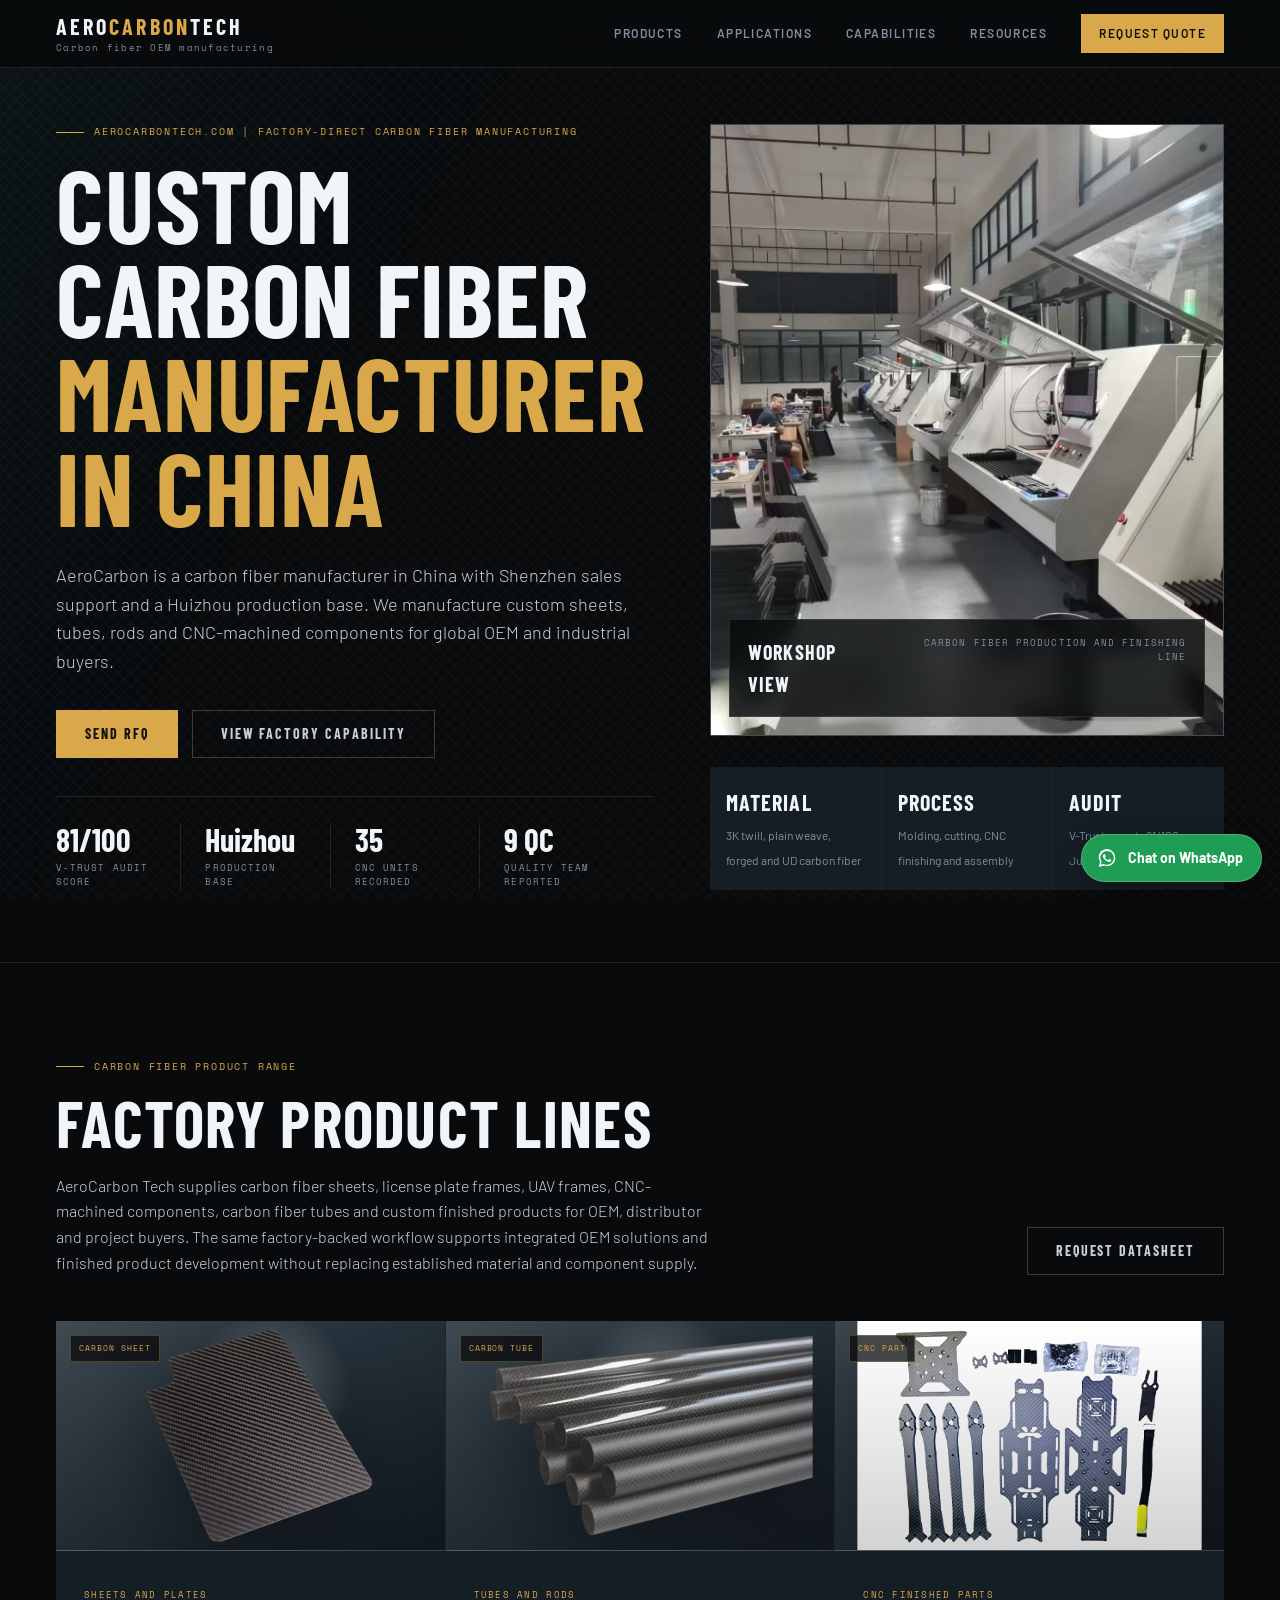
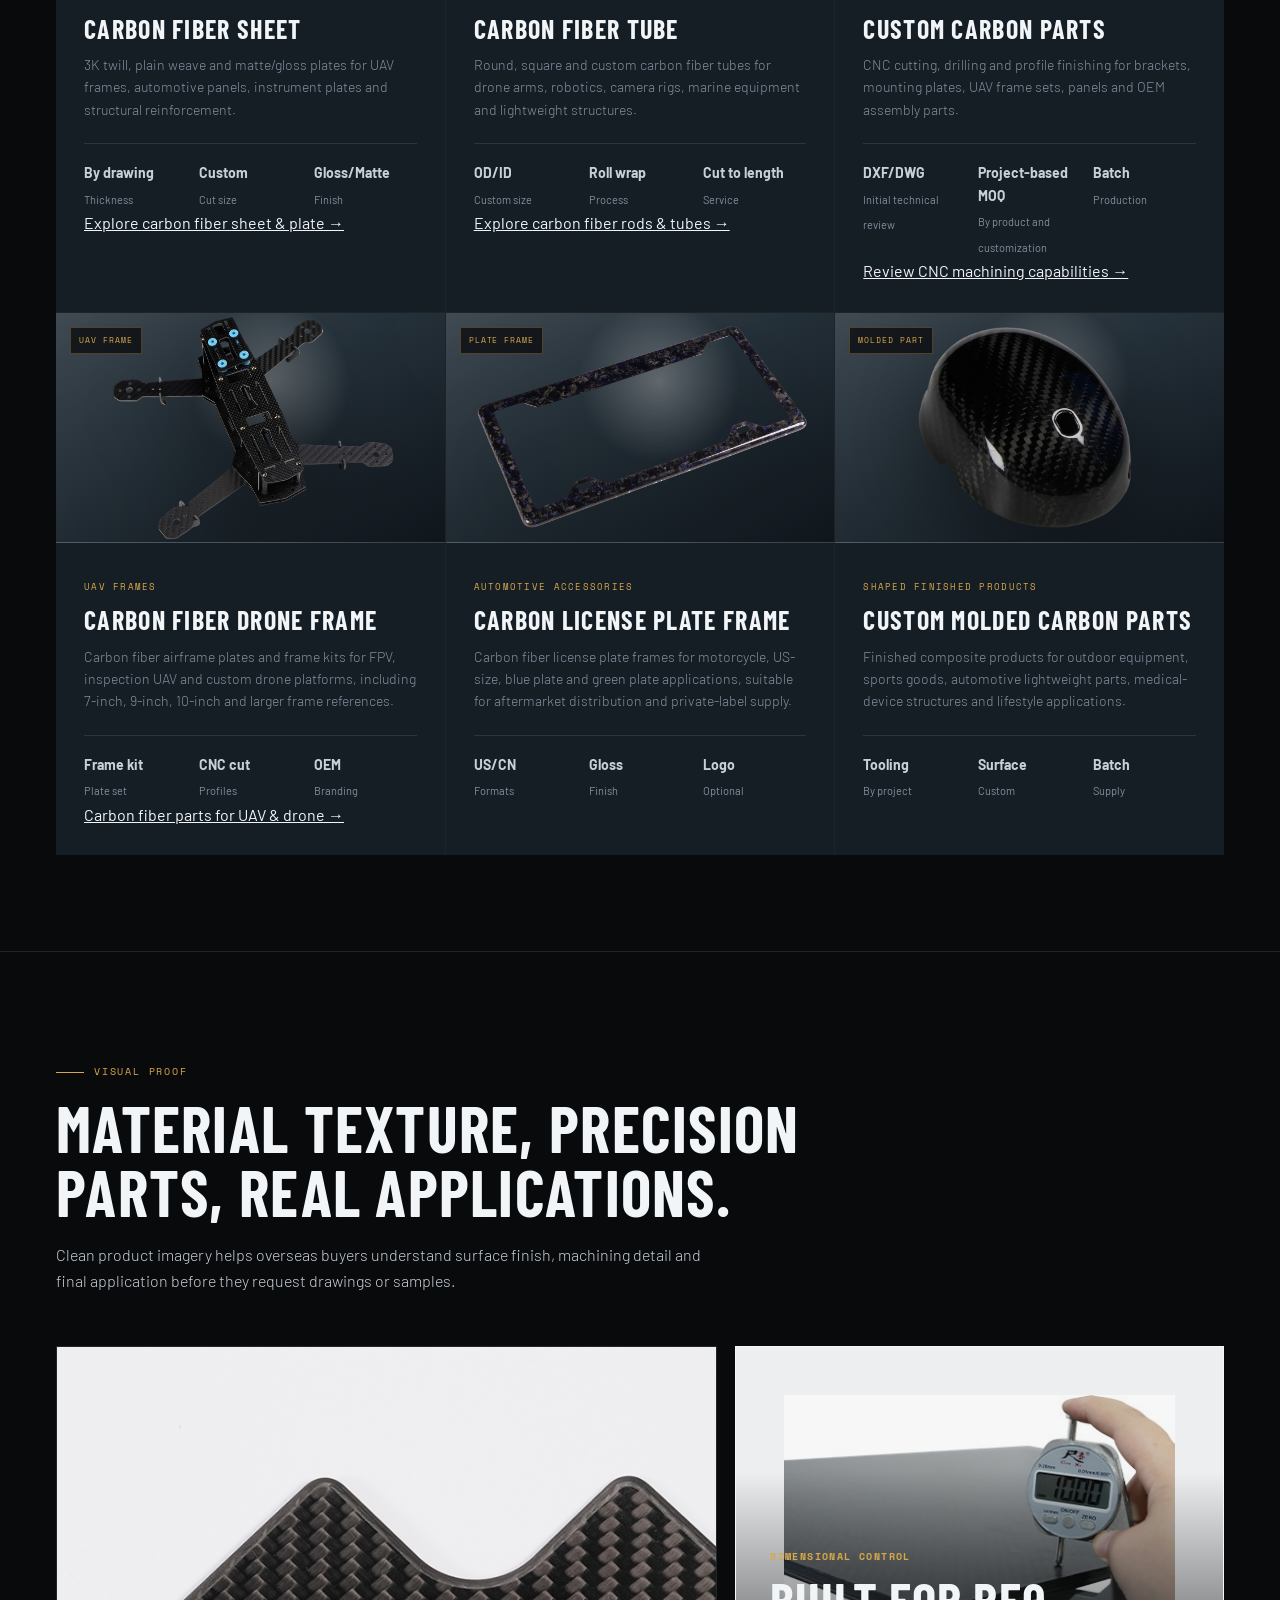
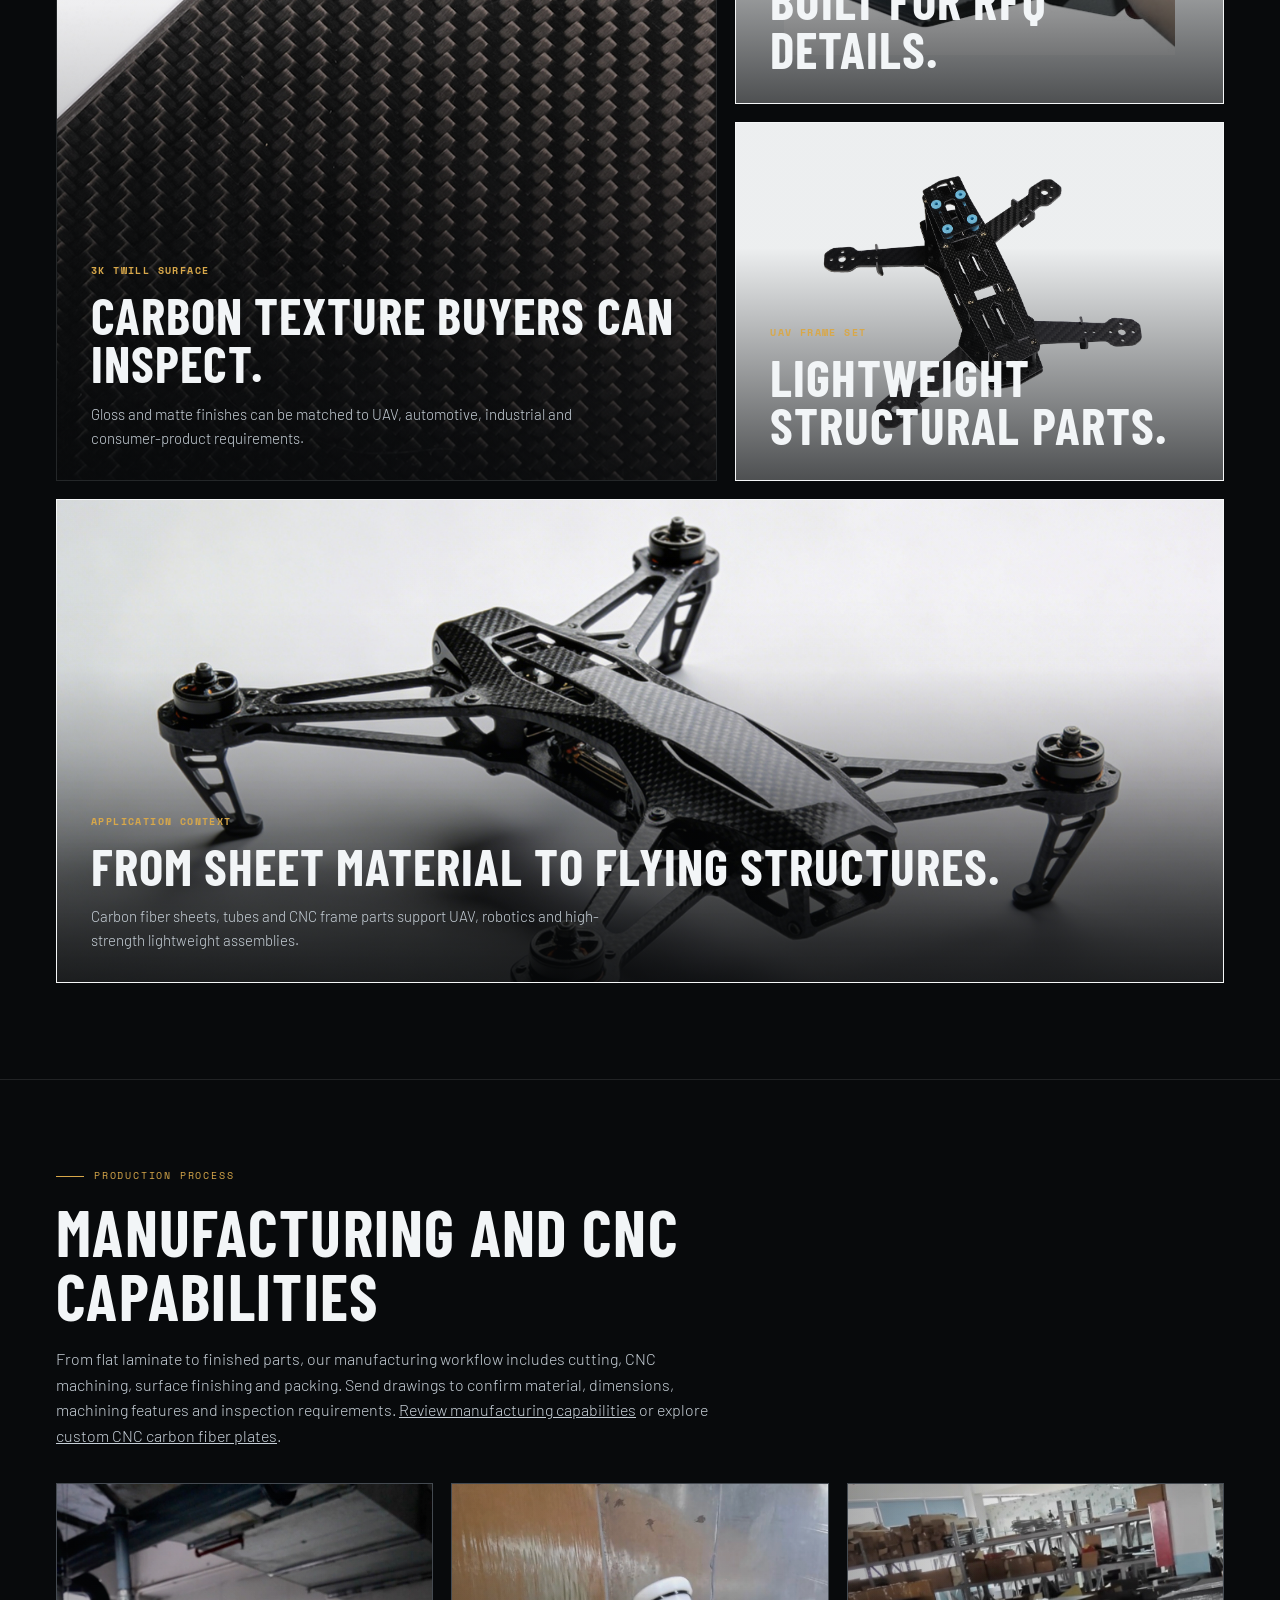
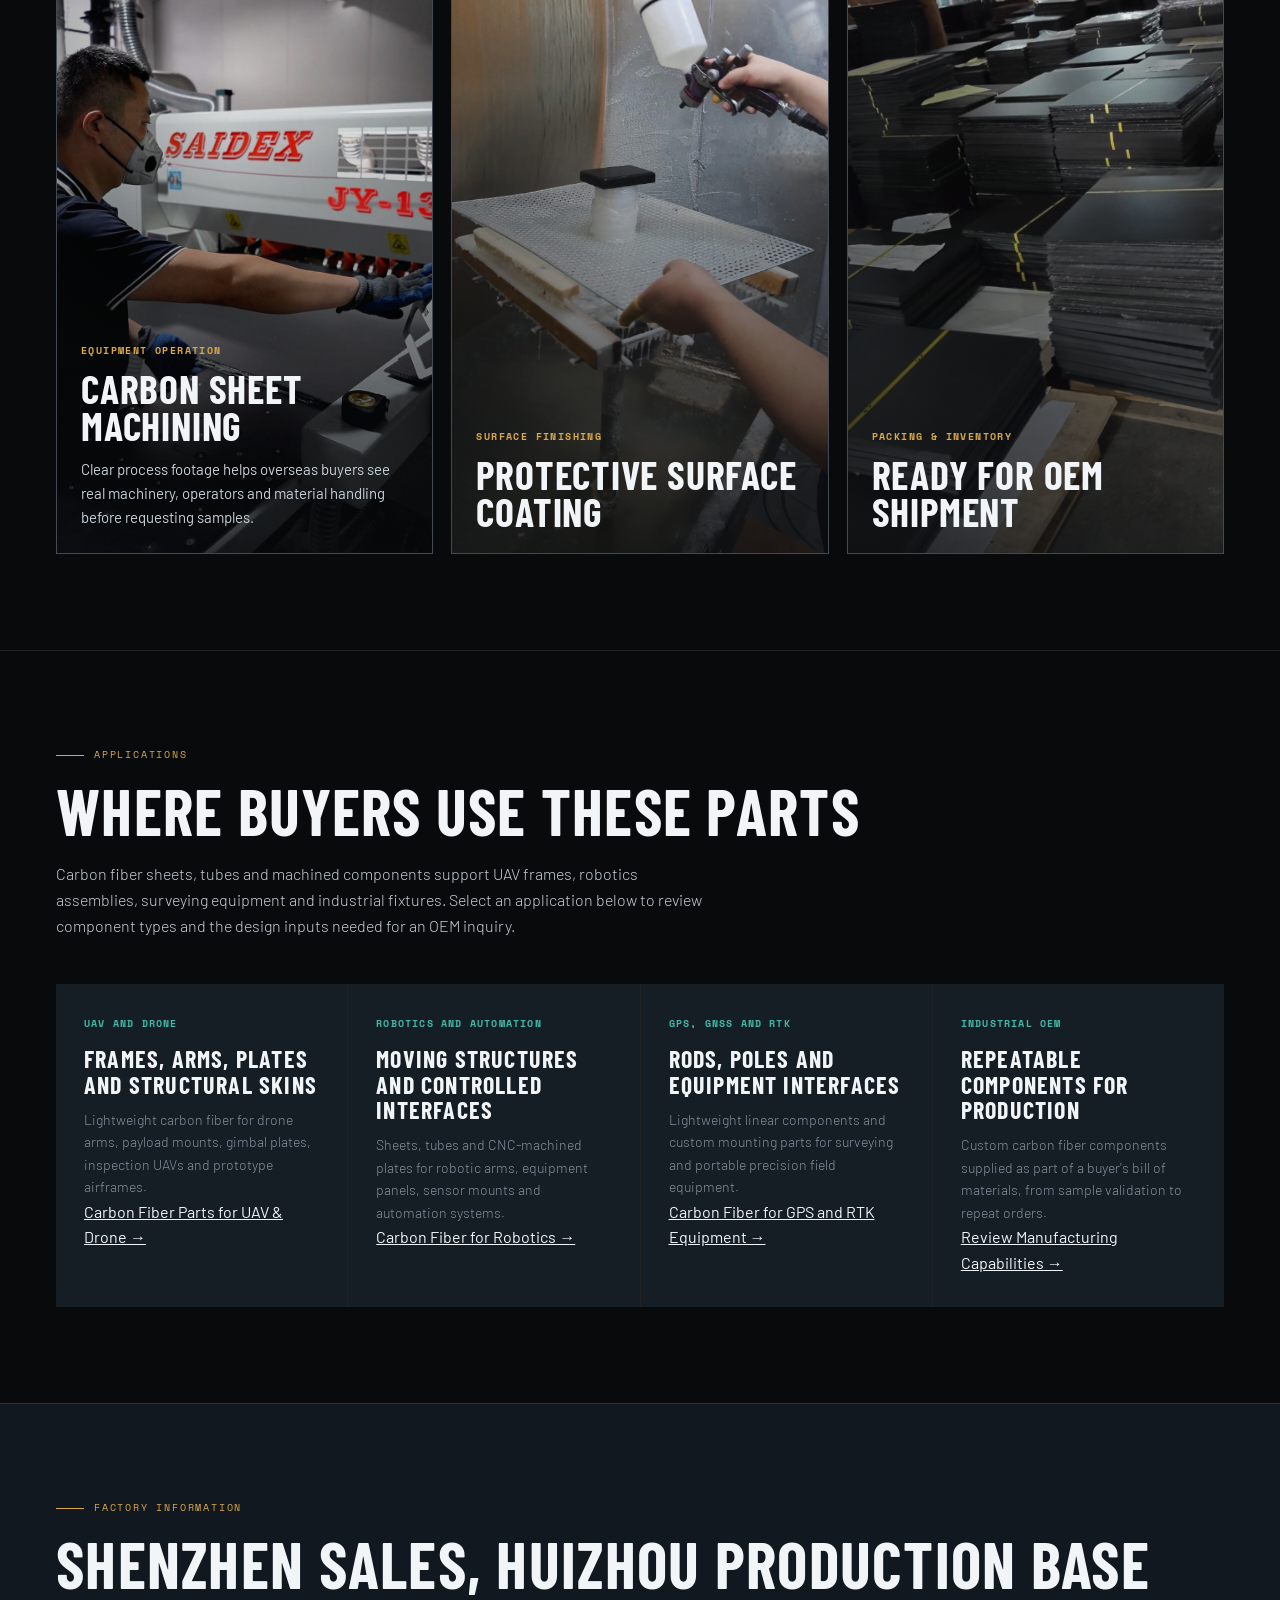
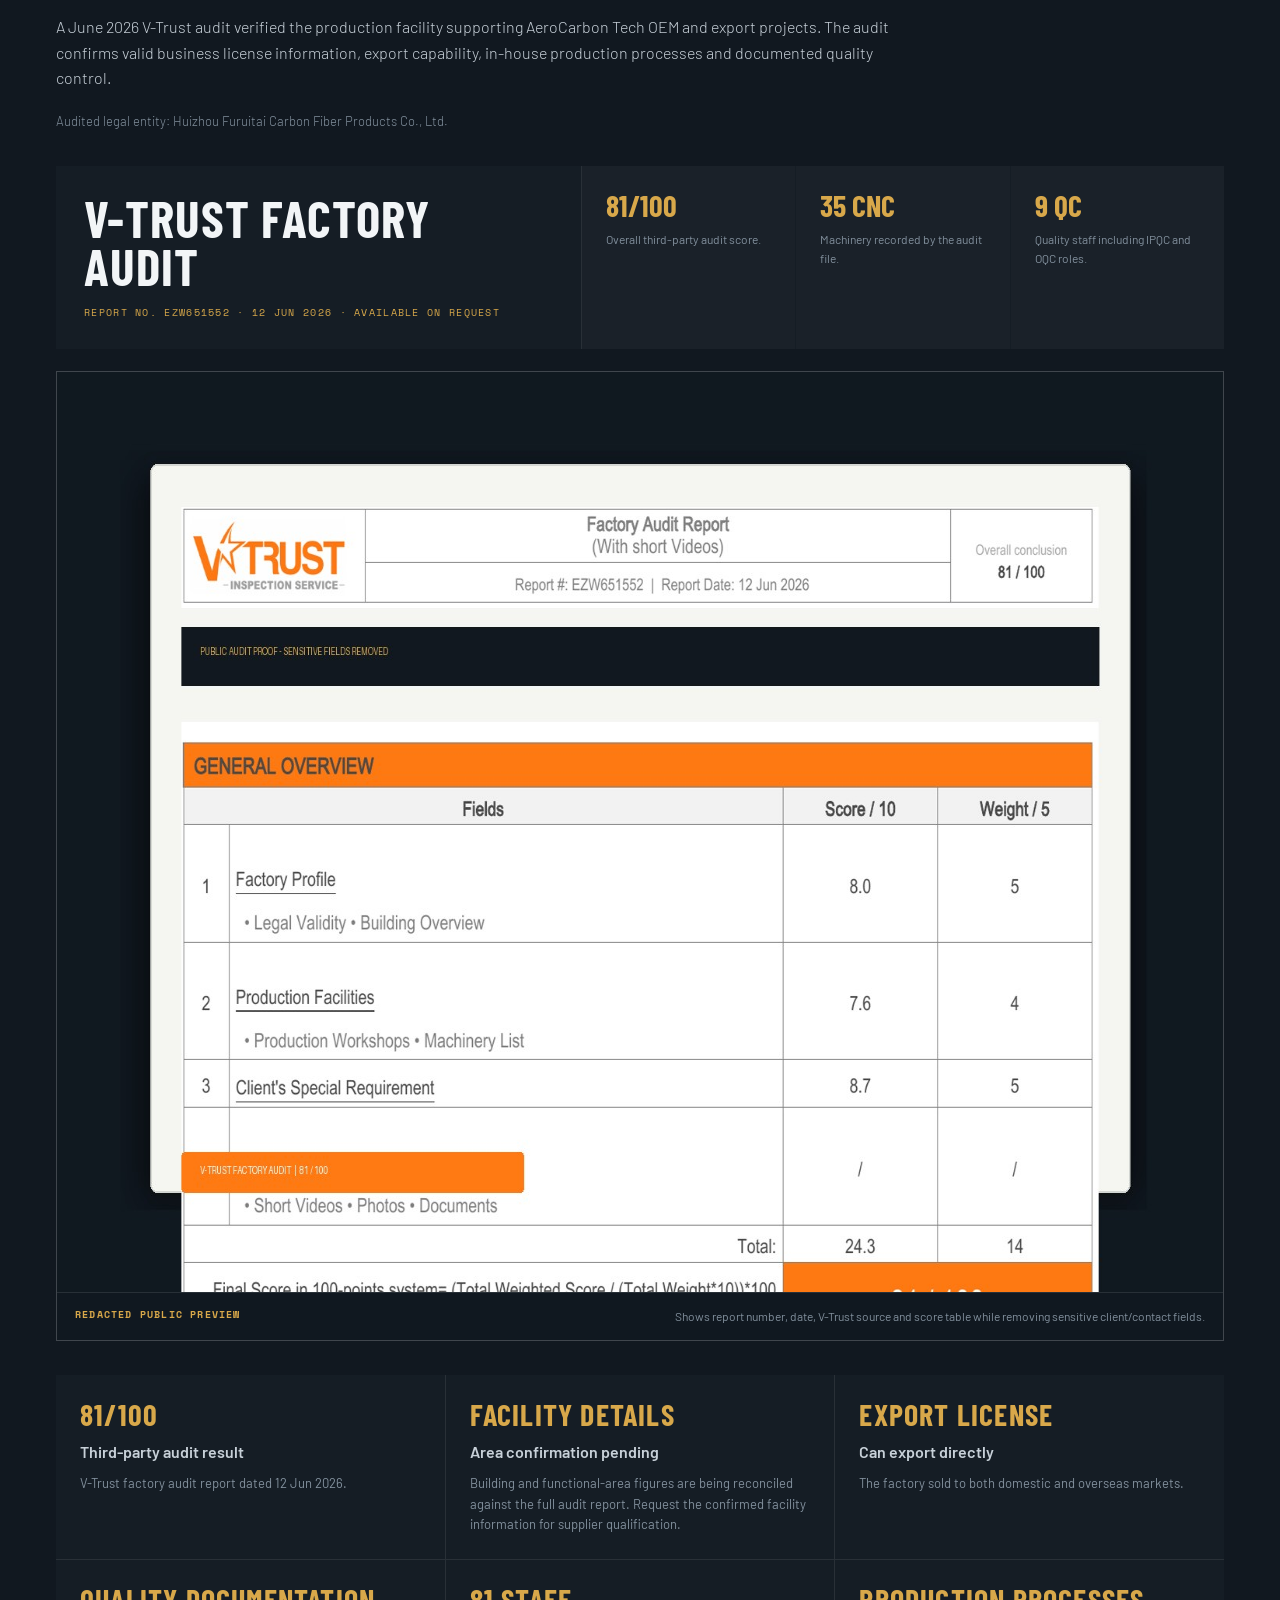
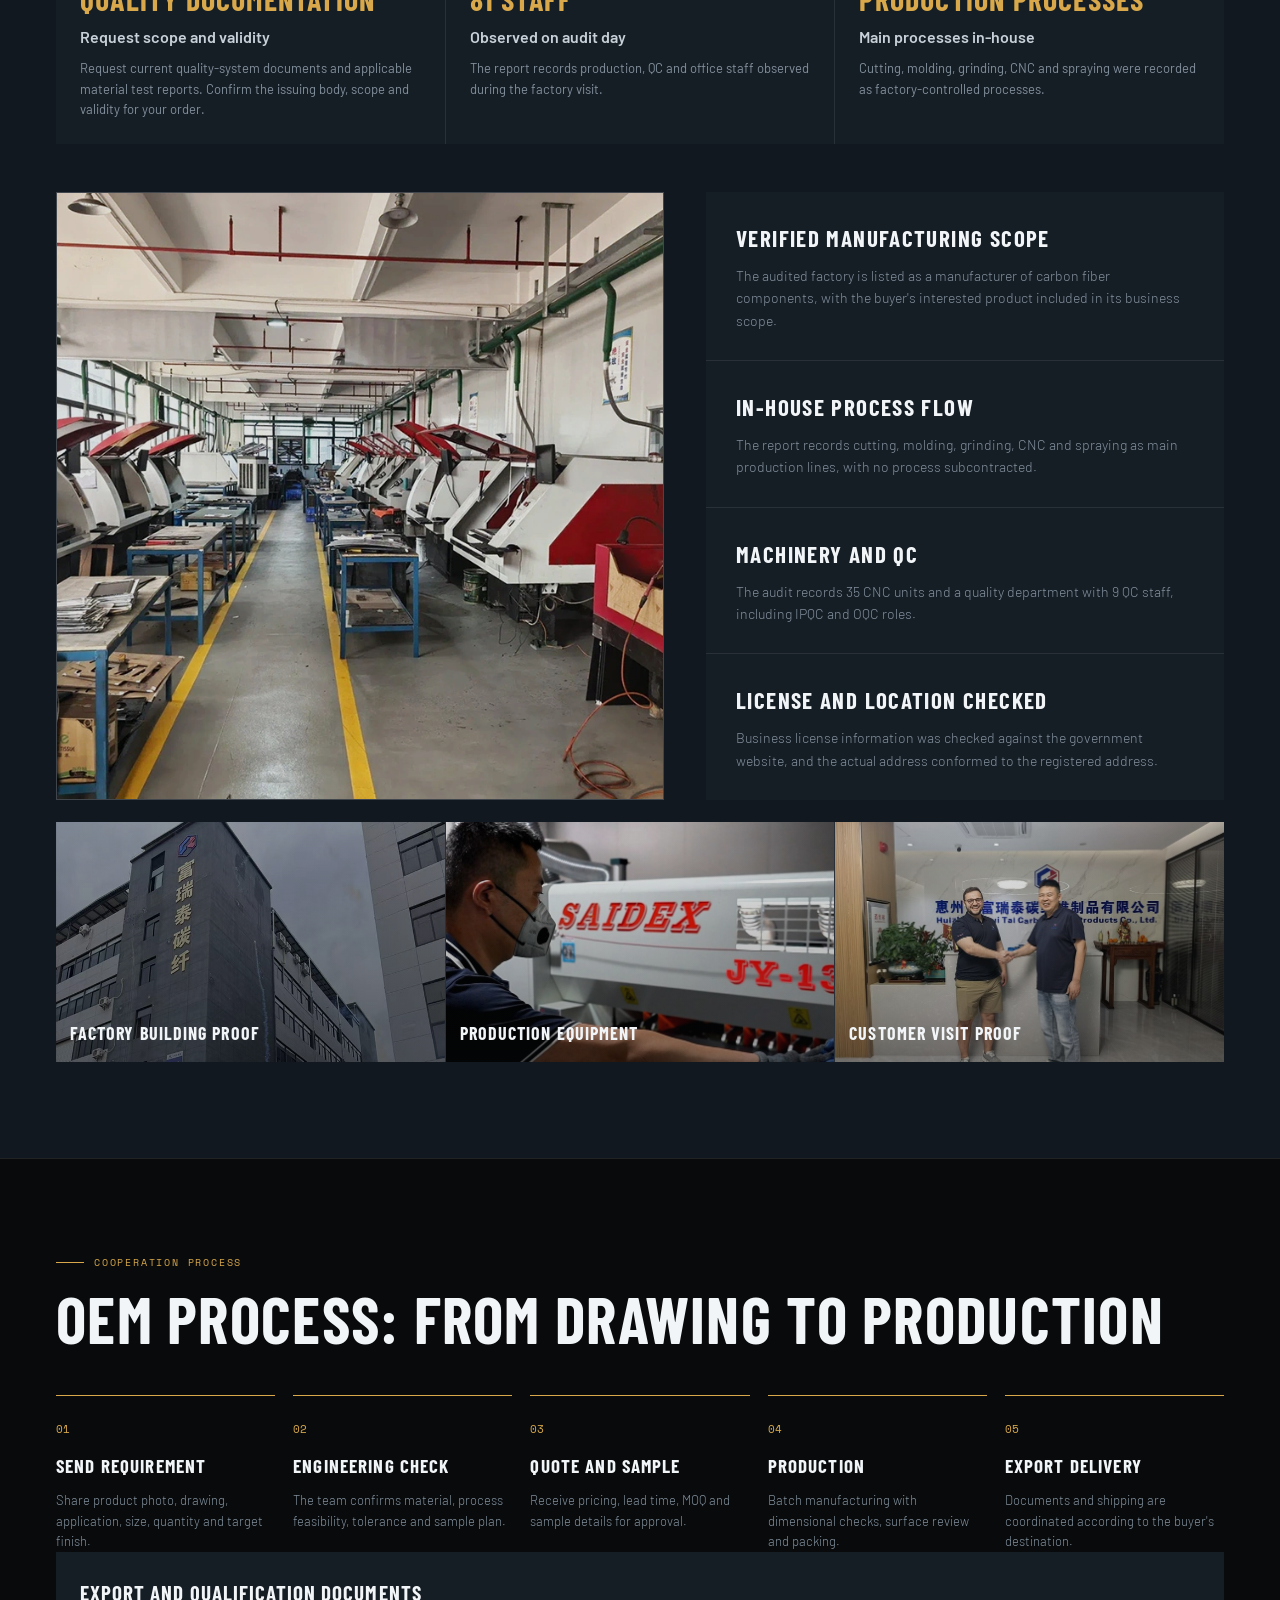
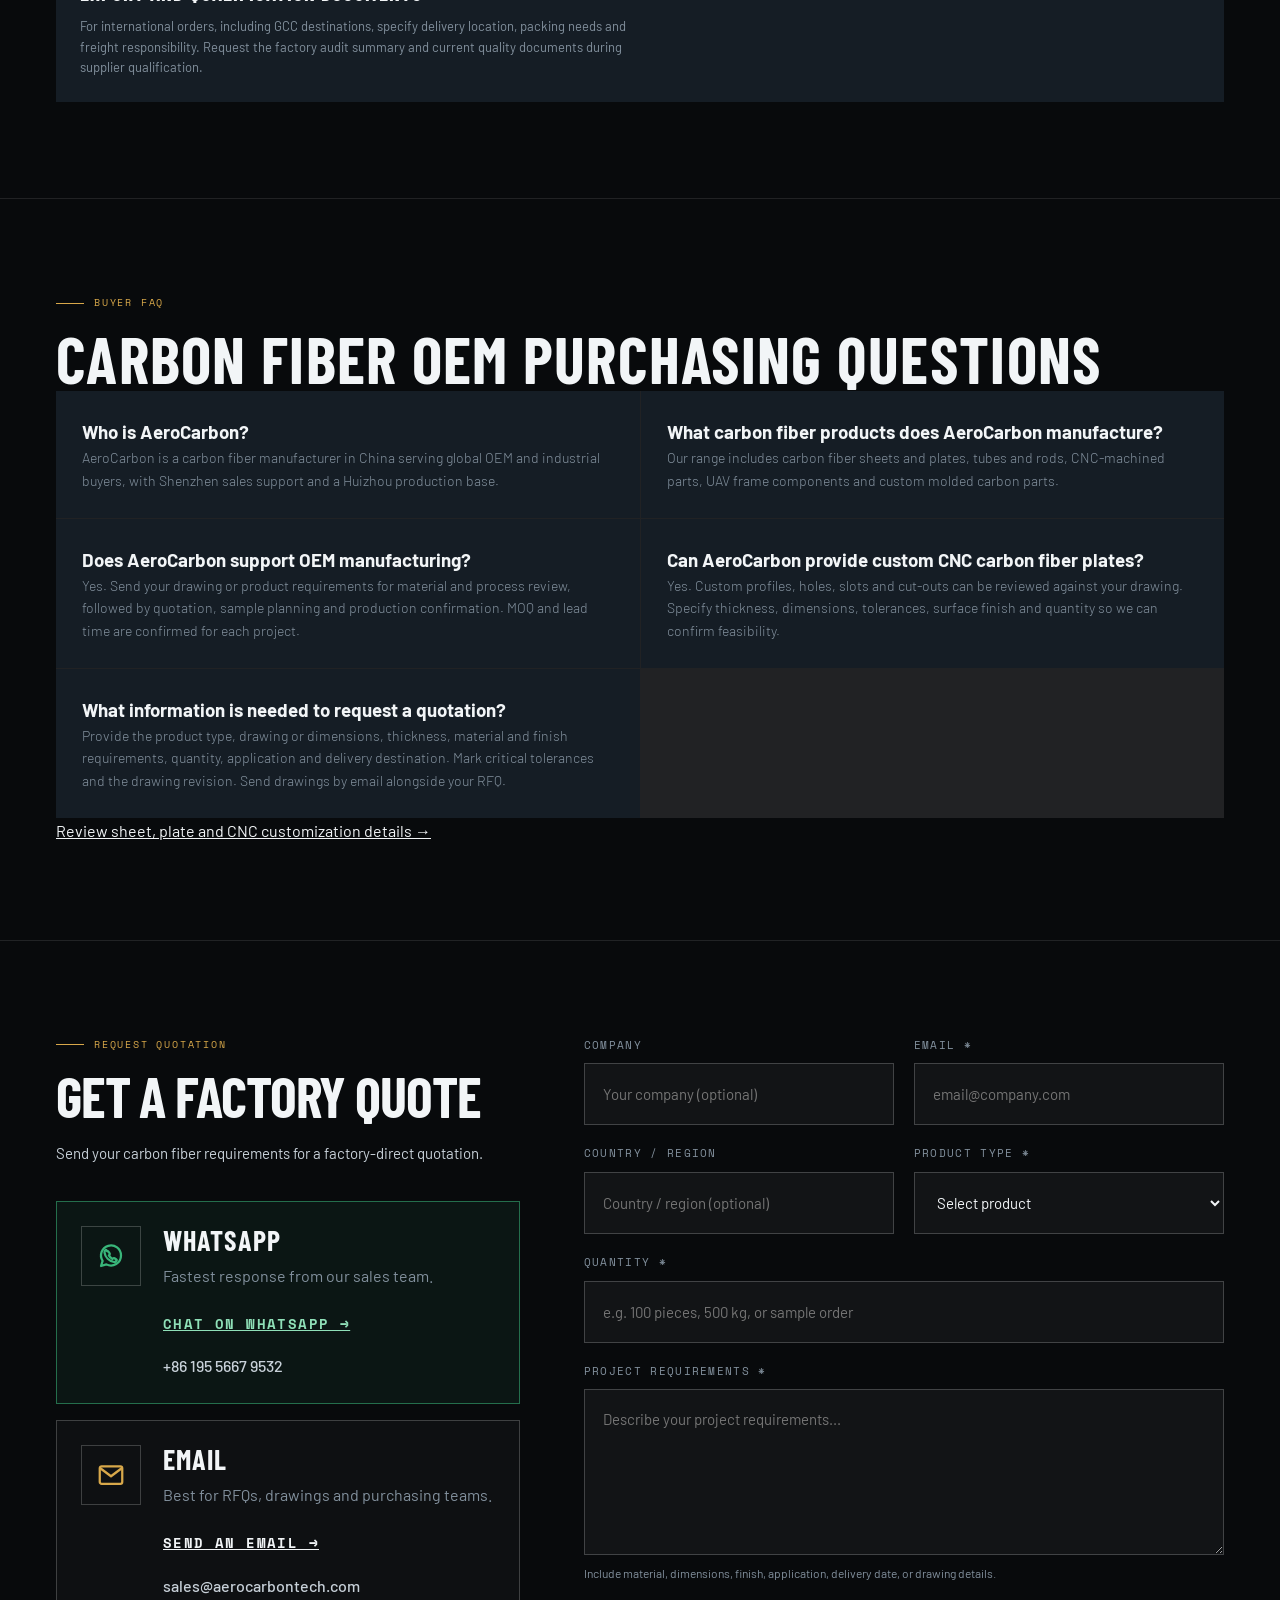
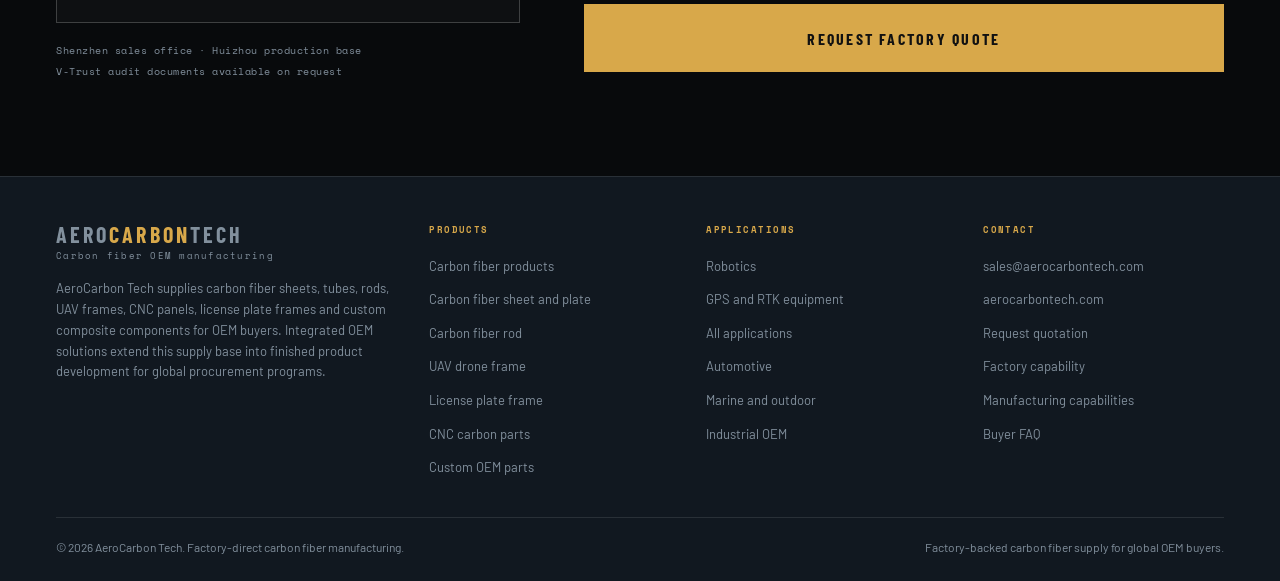
<file: index.html>
<!DOCTYPE html>
<html lang="en">
<head>
<meta charset="UTF-8">
<meta name="viewport" content="width=device-width, initial-scale=1.0">
<title>Carbon Fiber Manufacturer in China | OEM &amp; Custom Parts | AeroCarbon</title>
<meta name="description" content="AeroCarbon manufactures custom carbon fiber sheets, tubes and CNC-machined components for global OEM buyers. Factory-direct manufacturing and custom solutions.">
  <meta property="og:type" content="website">
  <meta property="og:site_name" content="AeroCarbon Tech">
  <meta property="og:title" content="Carbon Fiber Manufacturer in China | OEM &amp; Custom Parts | AeroCarbon">
  <meta property="og:description" content="AeroCarbon manufactures custom carbon fiber sheets, tubes and CNC-machined components for global OEM buyers. Factory-direct manufacturing and custom solutions.">
  <meta property="og:url" content="https://www.aerocarbontech.com/">
  <meta property="og:image" content="https://www.aerocarbontech.com/public/images/factory-workshop-hero.webp">
  <meta name="twitter:card" content="summary_large_image">
  <meta name="twitter:title" content="Carbon Fiber Manufacturer in China | OEM &amp; Custom Parts | AeroCarbon">
  <meta name="twitter:description" content="AeroCarbon manufactures custom carbon fiber sheets, tubes and CNC-machined components for global OEM buyers. Factory-direct manufacturing and custom solutions.">
  <meta name="twitter:image" content="https://www.aerocarbontech.com/public/images/factory-workshop-hero.webp">
<link rel="canonical" href="https://www.aerocarbontech.com/">
<script type="application/ld+json">{"@context":"https://schema.org","@graph":[{"@type":"WebSite","name":"AeroCarbon Tech","url":"https://www.aerocarbontech.com/"},{"@type":"Organization","@id":"https://www.aerocarbontech.com/#organization","name":"AeroCarbon Tech","url":"https://www.aerocarbontech.com/","email":"sales@aerocarbontech.com","image":"https://www.aerocarbontech.com/public/images/official/frtcarbon-factory-exterior.jpg","description":"Carbon fiber manufacturer in China supplying custom sheets, tubes and CNC-machined components for global OEM buyers, with Shenzhen sales support and a Huizhou production base."}]}</script>
<link rel="preconnect" href="https://fonts.googleapis.com">
<link href="https://fonts.googleapis.com/css2?family=Barlow:wght@300;400;500;600;700&family=Barlow+Condensed:wght@500;600;700&family=Space+Mono:wght@400;700&display=swap" rel="stylesheet">
<style>
*, *::before, *::after { box-sizing: border-box; margin: 0; padding: 0; }

:root {
  --black: #080a0c;
  --ink: #111820;
  --panel: #151d25;
  --panel-2: #1b252f;
  --line: rgba(255,255,255,0.1);
  --line-strong: rgba(255,255,255,0.2);
  --white: #f2f5f7;
  --text: #c7d0d8;
  --muted: #82909d;
  --gold: #d8a84a;
  --teal: #43b8a8;
  --steel: #7f93a5;
  --green: #39b67a;
}

html { scroll-behavior: smooth; }
body {
  background: var(--black);
  color: var(--white);
  font-family: "Barlow", Arial, sans-serif;
  font-size: 16px;
  line-height: 1.6;
  overflow-x: hidden;
}

body::before {
  content: "";
  position: fixed;
  inset: 0;
  z-index: 0;
  pointer-events: none;
  background:
    linear-gradient(120deg, rgba(67,184,168,0.06), transparent 32%),
    repeating-linear-gradient(45deg, rgba(255,255,255,0.018) 0 2px, transparent 2px 9px),
    repeating-linear-gradient(-45deg, rgba(255,255,255,0.014) 0 2px, transparent 2px 9px);
}

a { color: inherit; }
img { max-width: 100%; display: block; }

.page { position: relative; z-index: 1; }

.topbar {
  position: fixed;
  top: 0;
  left: 0;
  right: 0;
  z-index: 50;
  height: 68px;
  display: flex;
  align-items: center;
  justify-content: space-between;
  padding: 0 56px;
  background: rgba(8,10,12,0.9);
  border-bottom: 1px solid var(--line);
  backdrop-filter: blur(14px);
}

.brand {
  display: flex;
  flex-direction: column;
  text-decoration: none;
  line-height: 1;
}

.brand strong {
  font-family: "Barlow Condensed", sans-serif;
  font-size: 22px;
  letter-spacing: 0.14em;
  text-transform: uppercase;
}

.brand span {
  margin-top: 6px;
  color: var(--muted);
  font-family: "Space Mono", monospace;
  font-size: 9px;
  letter-spacing: 0.14em;
}

.brand em { color: var(--gold); font-style: normal; }

.nav {
  display: flex;
  align-items: center;
  gap: 34px;
}

.nav a {
  text-decoration: none;
  color: var(--muted);
  font-size: 12px;
  font-weight: 600;
  letter-spacing: 0.12em;
  text-transform: uppercase;
  transition: color 0.2s ease;
}

.nav a:hover { color: var(--white); }
.nav a.is-active {
  color: var(--white);
}

.nav a.is-active:not(.quote-link)::after {
  content: "";
  display: block;
  height: 2px;
  margin-top: 8px;
  background: var(--gold);
}

.nav .quote-link {
  color: #101010;
  background: var(--gold);
  padding: 10px 18px;
}

.section {
  padding: 96px 56px;
  border-top: 1px solid var(--line);
  scroll-margin-top: 92px;
}

#contact {
  scroll-margin-top: 131px;
}

.kicker {
  display: flex;
  align-items: center;
  gap: 10px;
  color: var(--gold);
  font-family: "Space Mono", monospace;
  font-size: 10px;
  letter-spacing: 0.18em;
  text-transform: uppercase;
  margin-bottom: 16px;
}

.kicker::before {
  content: "";
  width: 28px;
  height: 1px;
  background: var(--gold);
}

.section-title {
  overflow-wrap: anywhere;
  font-family: "Barlow Condensed", sans-serif;
  font-size: clamp(40px, 5vw, 66px);
  line-height: 1;
  letter-spacing: 0.02em;
  text-transform: uppercase;
}

.lead {
  color: var(--text);
  max-width: 660px;
  margin-top: 18px;
  font-weight: 300;
}

.btn {
  display: inline-flex;
  align-items: center;
  justify-content: center;
  min-height: 48px;
  padding: 0 28px;
  text-decoration: none;
  font-family: "Barlow Condensed", sans-serif;
  font-size: 14px;
  font-weight: 700;
  letter-spacing: 0.14em;
  text-transform: uppercase;
  border: 1px solid var(--line-strong);
  transition: transform 0.2s ease, border-color 0.2s ease, background 0.2s ease;
}

.btn:hover { transform: translateY(-1px); border-color: var(--gold); }
.btn.primary { background: var(--gold); border-color: var(--gold); color: #111; }
.btn.secondary { color: var(--text); }

.hero {
  min-height: auto;
  padding: 124px 56px 72px;
  display: grid;
  grid-template-columns: minmax(0, 1fr) minmax(420px, 0.86fr);
  gap: 56px;
  align-items: center;
}

.hero-copy { padding-bottom: 0; min-width: 0; }

.hero h1 {
  font-family: "Barlow Condensed", sans-serif;
  font-size: clamp(58px, 8vw, 116px);
  line-height: 0.92;
  letter-spacing: 0.01em;
  text-transform: uppercase;
  max-width: 860px;
}

.hero h1 span { color: var(--gold); }

.hero-text {
  max-width: 680px;
  color: var(--text);
  font-size: 18px;
  font-weight: 300;
  margin: 28px 0 34px;
}

.hero-actions {
  display: flex;
  gap: 14px;
  flex-wrap: wrap;
}

.trust-strip {
  display: grid;
  grid-template-columns: repeat(4, minmax(0, 1fr));
  border-top: 1px solid var(--line);
  margin-top: 38px;
  padding-top: 26px;
  max-width: 920px;
}

.trust-item {
  padding-right: 24px;
  margin-right: 24px;
  border-right: 1px solid var(--line);
}

.trust-item:last-child { border-right: 0; }
.trust-item strong {
  display: block;
  font-family: "Barlow Condensed", sans-serif;
  font-size: 32px;
  line-height: 1;
}
.trust-item span {
  display: block;
  margin-top: 6px;
  color: var(--muted);
  font-family: "Space Mono", monospace;
  font-size: 9px;
  letter-spacing: 0.12em;
  text-transform: uppercase;
}

.hero-media {
  align-self: stretch;
  display: grid;
  grid-template-rows: 1fr auto;
  gap: 16px;
}

.factory-photo {
  position: relative;
  min-height: 500px;
  height: min(68vh, 720px);
  overflow: hidden;
  background: var(--panel);
  border: 1px solid var(--line-strong);
}

.factory-photo img {
  width: 100%;
  height: 100%;
  object-fit: cover;
  filter: saturate(0.94) contrast(1.04);
}

.photo-label {
  position: absolute;
  left: 18px;
  right: 18px;
  bottom: 18px;
  display: flex;
  justify-content: space-between;
  gap: 20px;
  padding: 16px 18px;
  background: rgba(8,10,12,0.82);
  border: 1px solid var(--line);
  backdrop-filter: blur(10px);
}

.photo-label strong {
  font-family: "Barlow Condensed", sans-serif;
  font-size: 20px;
  letter-spacing: 0.06em;
  text-transform: uppercase;
}

.photo-label span {
  color: var(--muted);
  font-family: "Space Mono", monospace;
  font-size: 9px;
  letter-spacing: 0.12em;
  text-transform: uppercase;
  text-align: right;
}

.proof-row {
  display: grid;
  grid-template-columns: repeat(3, 1fr);
  gap: 1px;
  background: var(--line);
}

.proof {
  background: var(--panel);
  padding: 18px 16px;
}

.proof strong {
  display: block;
  font-family: "Barlow Condensed", sans-serif;
  font-size: 22px;
  letter-spacing: 0.05em;
  text-transform: uppercase;
}
.proof span { color: var(--muted); font-size: 12px; }

.buyer-band {
  display: grid;
  grid-template-columns: 0.8fr 1.2fr;
  gap: 48px;
  background: var(--ink);
}

.buyer-points {
  display: grid;
  grid-template-columns: repeat(2, minmax(0, 1fr));
  gap: 1px;
  background: var(--line);
}

.buyer-point {
  background: var(--panel);
  padding: 26px;
}

.buyer-point strong {
  display: block;
  font-family: "Barlow Condensed", sans-serif;
  font-size: 20px;
  letter-spacing: 0.06em;
  text-transform: uppercase;
  margin-bottom: 8px;
}

.buyer-point p {
  color: var(--muted);
  font-size: 14px;
  font-weight: 300;
}

.products-head {
  display: flex;
  justify-content: space-between;
  gap: 32px;
  align-items: end;
  margin-bottom: 46px;
}

.product-grid {
  display: grid;
  grid-template-columns: repeat(3, minmax(0, 1fr));
  gap: 1px;
  background: var(--line);
}

.product-card {
  background: var(--panel);
  min-height: 100%;
}

.product-image {
  height: 230px;
  position: relative;
  overflow: hidden;
  border-bottom: 1px solid var(--line);
  background:
    radial-gradient(circle at 20% 10%, rgba(216,168,74,0.14), transparent 34%),
    linear-gradient(135deg, #242f3b, #0c1117 62%);
}

.product-image img,
.factory-gallery img {
  width: 100%;
  height: 100%;
  object-fit: cover;
}

.product-image img {
  position: absolute;
  inset: 0;
}

.product-image.contain-photo {
  background:
    radial-gradient(circle at 55% 30%, rgba(255,255,255,0.32), transparent 30%),
    linear-gradient(145deg, #3f4a53 0%, #25313a 48%, #121920 100%);
}

.product-image.contain-photo img {
  object-fit: contain;
  padding: 10px;
  transform: scale(1.1);
  filter: brightness(1.1) contrast(1.04) drop-shadow(0 22px 42px rgba(0,0,0,0.42));
}

.product-image.has-photo::after,
.factory-gallery figure::after {
  content: "";
  position: absolute;
  inset: 0;
  background: linear-gradient(180deg, rgba(8,10,12,0.08), rgba(8,10,12,0.42));
  pointer-events: none;
}

.product-image.contain-photo::after {
  background: linear-gradient(180deg, rgba(8,10,12,0), rgba(8,10,12,0.18));
}

.product-image.has-photo::before,
.product-image.has-photo .product-object {
  display: none;
}

.carbon-sheet::before,
.carbon-tube::before,
.carbon-cnc::before {
  content: "";
  position: absolute;
  inset: 0;
  background-size: 22px 22px;
  opacity: 0.8;
}

.carbon-sheet::before {
  background-image:
    linear-gradient(45deg, rgba(255,255,255,0.12) 25%, transparent 25% 50%, rgba(255,255,255,0.12) 50% 75%, transparent 75%),
    linear-gradient(-45deg, rgba(255,255,255,0.08) 25%, transparent 25% 50%, rgba(255,255,255,0.08) 50% 75%, transparent 75%);
}

.carbon-tube::before {
  background:
    repeating-linear-gradient(90deg, rgba(255,255,255,0.14) 0 2px, transparent 2px 10px),
    linear-gradient(130deg, transparent 0 18%, rgba(216,168,74,0.12) 18% 20%, transparent 20% 100%);
}

.carbon-cnc::before {
  background:
    linear-gradient(45deg, transparent 0 47%, rgba(255,255,255,0.13) 47% 53%, transparent 53%),
    repeating-linear-gradient(-45deg, rgba(255,255,255,0.08) 0 1px, transparent 1px 8px);
}

.product-object {
  position: absolute;
  left: 50%;
  top: 50%;
  width: 72%;
  height: 48%;
  transform: translate(-50%, -50%) rotate(-8deg);
  border: 1px solid rgba(216,168,74,0.48);
  box-shadow: 0 28px 70px rgba(0,0,0,0.45);
}

.carbon-tube .product-object {
  width: 78%;
  height: 34px;
  border-radius: 999px;
  transform: translate(-50%, -50%) rotate(-12deg);
  background: linear-gradient(180deg, #344352, #07090b 50%, #25313d);
}

.carbon-cnc .product-object {
  height: 58%;
  clip-path: polygon(0 8%, 74% 0, 100% 48%, 74% 100%, 0 90%, 18% 48%);
}

.image-slot {
  position: absolute;
  top: 14px;
  left: 14px;
  z-index: 2;
  color: var(--gold);
  font-family: "Space Mono", monospace;
  font-size: 8px;
  letter-spacing: 0.12em;
  text-transform: uppercase;
  background: rgba(8,10,12,0.75);
  border: 1px solid rgba(216,168,74,0.3);
  padding: 6px 8px;
}

.product-body { padding: 28px; }
.product-code {
  color: var(--gold);
  font-family: "Space Mono", monospace;
  font-size: 9px;
  letter-spacing: 0.14em;
  text-transform: uppercase;
}
.product-name {
  margin-top: 10px;
  font-family: "Barlow Condensed", sans-serif;
  font-size: 26px;
  line-height: 1.05;
  letter-spacing: 0.05em;
  text-transform: uppercase;
}
.product-desc {
  margin-top: 12px;
  color: var(--muted);
  font-size: 14px;
  font-weight: 300;
}
.specs {
  display: grid;
  grid-template-columns: repeat(3, 1fr);
  gap: 12px;
  margin-top: 22px;
  padding-top: 18px;
  border-top: 1px solid var(--line);
}
.spec strong {
  display: block;
  color: var(--text);
  font-size: 14px;
}
.spec span { color: var(--muted); font-size: 11px; }

/* Visual proof section */
.visual-sec {
  background: var(--black);
  padding-top: 112px;
}

.visual-head {
  max-width: 780px;
  margin-bottom: 52px;
}

.visual-grid {
  display: grid;
  grid-template-columns: 1.15fr 0.85fr;
  gap: 18px;
}

.visual-panel {
  position: relative;
  min-height: 520px;
  overflow: hidden;
  background: #f4f6f7;
  border: 1px solid var(--line);
}

.visual-panel img {
  width: 100%;
  height: 100%;
  object-fit: cover;
  display: block;
}

.visual-panel.contain img {
  object-fit: contain;
  padding: 48px;
}

.visual-panel.dark {
  background: #0b0e11;
}

.visual-panel::after {
  content: "";
  position: absolute;
  inset: 0;
  background: linear-gradient(180deg, rgba(8,10,12,0.03) 35%, rgba(8,10,12,0.7));
  pointer-events: none;
}

.visual-caption {
  position: absolute;
  left: 34px;
  right: 34px;
  bottom: 30px;
  z-index: 2;
}

.visual-caption b {
  color: var(--gold);
  font-family: "Space Mono", monospace;
  font-size: 10px;
  letter-spacing: 0.14em;
  text-transform: uppercase;
}

.visual-caption strong {
  display: block;
  margin-top: 10px;
  font-family: "Barlow Condensed", sans-serif;
  font-size: clamp(32px, 4vw, 58px);
  line-height: 0.95;
  letter-spacing: 0.02em;
  text-transform: uppercase;
}

.visual-caption p {
  max-width: 520px;
  margin-top: 14px;
  color: var(--text);
  font-size: 15px;
  font-weight: 300;
}

.visual-stack {
  display: grid;
  gap: 18px;
}

.visual-stack .visual-panel {
  min-height: 251px;
}

.visual-wide {
  margin-top: 18px;
  min-height: 430px;
}

.signature-sec {
  background: #f4f6f7;
  color: #111820;
  padding-top: 108px;
}

.signature-sec .kicker {
  color: #9c7630;
}

.signature-sec .kicker::before {
  background: #9c7630;
}

.signature-sec .section-title,
.signature-sec .lead {
  color: #111820;
}

.signature-head {
  max-width: 860px;
  margin-bottom: 48px;
}

.signature-grid {
  display: grid;
  grid-template-columns: repeat(2, minmax(0, 1fr));
  gap: 18px;
}

.signature-card {
  min-height: 620px;
  position: relative;
  overflow: hidden;
  background: #fff;
  border: 1px solid rgba(17,24,32,0.08);
  display: grid;
  align-content: end;
}

.signature-card.wide {
  grid-column: 1 / -1;
  min-height: 560px;
}

.signature-card img {
  position: absolute;
  inset: 0;
  width: 100%;
  height: 100%;
  object-fit: contain;
  padding: 86px 56px 150px;
}

.signature-card.wide img {
  object-fit: cover;
  padding: 0;
}

.signature-card::after {
  content: "";
  position: absolute;
  inset: auto 0 0;
  height: 46%;
  background: linear-gradient(180deg, transparent, rgba(244,246,247,0.98));
  pointer-events: none;
}

.signature-card.wide::after {
  height: 58%;
  background: linear-gradient(180deg, transparent, rgba(8,10,12,0.78));
}

.signature-copy {
  position: relative;
  z-index: 2;
  padding: 0 42px 38px;
}

.signature-copy b {
  color: #9c7630;
  font-family: "Space Mono", monospace;
  font-size: 10px;
  letter-spacing: 0.14em;
  text-transform: uppercase;
}

.signature-copy strong {
  display: block;
  margin-top: 10px;
  font-family: "Barlow Condensed", sans-serif;
  font-size: clamp(38px, 5vw, 72px);
  line-height: 0.92;
  letter-spacing: 0.01em;
  text-transform: uppercase;
}

.signature-copy p {
  max-width: 560px;
  color: #4e5a65;
  margin-top: 16px;
  font-size: 15px;
}

.signature-card.wide .signature-copy {
  color: var(--white);
}

.signature-card.wide .signature-copy p {
  color: var(--text);
}

.micro-specs {
  display: flex;
  flex-wrap: wrap;
  gap: 10px;
  margin-top: 22px;
}

.micro-specs span {
  border: 1px solid rgba(17,24,32,0.16);
  color: #303b45;
  font-family: "Space Mono", monospace;
  font-size: 9px;
  letter-spacing: 0.1em;
  padding: 7px 10px;
  text-transform: uppercase;
}

.signature-card.wide .micro-specs span {
  border-color: rgba(255,255,255,0.22);
  color: var(--text);
}

.process-sec {
  background: var(--black);
  padding-top: 88px;
}

.process-head {
  max-width: 860px;
  margin-bottom: 34px;
}

.production-grid {
  display: grid;
  grid-template-columns: repeat(3, minmax(0, 1fr));
  gap: 18px;
}

.production-card {
  position: relative;
  min-height: 360px;
  overflow: hidden;
  border: 1px solid var(--line-strong);
  background: var(--panel);
}

.production-stack {
  display: contents;
}

.production-stack .production-card {
  min-height: 360px;
}

.production-card img {
  width: 100%;
  height: 100%;
  object-fit: cover;
  object-position: center;
  display: block;
}

.production-card.focus-lower img {
  object-position: 45% 68%;
}

.production-card::after {
  content: "";
  position: absolute;
  inset: 0;
  background:
    linear-gradient(180deg, rgba(8,10,12,0.08) 30%, rgba(8,10,12,0.78)),
    linear-gradient(90deg, rgba(8,10,12,0.28), transparent 46%);
  pointer-events: none;
}

.production-copy {
  position: absolute;
  left: 24px;
  right: 24px;
  bottom: 24px;
  z-index: 2;
}

.production-copy b {
  color: var(--gold);
  font-family: "Space Mono", monospace;
  font-size: 10px;
  letter-spacing: 0.14em;
  text-transform: uppercase;
}

.production-copy strong {
  display: block;
  margin-top: 10px;
  font-family: "Barlow Condensed", sans-serif;
  font-size: clamp(28px, 3.1vw, 46px);
  line-height: 0.92;
  letter-spacing: 0.02em;
  text-transform: uppercase;
}

.production-copy p {
  max-width: 560px;
  color: var(--text);
  font-size: 15px;
  margin-top: 14px;
}

.factory-section {
  background: var(--ink);
}

.factory-intro .lead {
  max-width: 860px;
}

.factory-legal {
  max-width: 860px;
  margin-top: 20px;
  color: var(--muted);
  font-size: 13px;
  font-weight: 300;
}

.report-proof {
  display: grid;
  grid-template-columns: minmax(0, 0.9fr) minmax(0, 1.1fr);
  gap: 1px;
  background: var(--line);
  margin-top: 34px;
}

.report-id,
.report-notes {
  background: var(--panel);
  padding: 28px;
}

.report-id strong {
  display: block;
  color: var(--white);
  font-family: "Barlow Condensed", sans-serif;
  font-size: clamp(34px, 4vw, 62px);
  line-height: 0.95;
  letter-spacing: 0.02em;
  text-transform: uppercase;
}

.report-id span {
  display: block;
  color: var(--gold);
  font-family: "Space Mono", monospace;
  font-size: 10px;
  letter-spacing: 0.13em;
  margin-top: 14px;
  text-transform: uppercase;
}

.report-notes {
  display: grid;
  grid-template-columns: repeat(3, minmax(0, 1fr));
  gap: 1px;
  padding: 0;
}

.report-notes div {
  padding: 24px;
  background: rgba(255,255,255,0.02);
}

.report-notes b {
  display: block;
  color: var(--gold);
  font-family: "Barlow Condensed", sans-serif;
  font-size: 30px;
  line-height: 1;
  text-transform: uppercase;
}

.report-notes p {
  color: var(--muted);
  font-size: 12px;
  margin-top: 10px;
}

.report-visual {
  margin-top: 22px;
  border: 1px solid var(--line-strong);
  background: #101820;
  overflow: hidden;
}

.report-visual img {
  width: 100%;
  display: block;
}

.report-visual figcaption {
  display: flex;
  justify-content: space-between;
  gap: 18px;
  padding: 14px 18px;
  color: var(--muted);
  font-size: 12px;
  border-top: 1px solid var(--line);
}

.report-visual figcaption strong {
  color: var(--gold);
  font-family: "Space Mono", monospace;
  font-size: 10px;
  letter-spacing: 0.12em;
  text-transform: uppercase;
}

.audit-strip {
  display: grid;
  grid-template-columns: repeat(3, minmax(0, 1fr));
  gap: 1px;
  background: var(--line);
  margin-top: 34px;
}

.audit-card {
  background: var(--panel);
  padding: 24px;
}

.audit-card strong {
  display: block;
  color: var(--gold);
  font-family: "Barlow Condensed", sans-serif;
  font-size: 30px;
  line-height: 1;
  letter-spacing: 0.04em;
  text-transform: uppercase;
}

.audit-card span {
  display: block;
  color: var(--text);
  font-weight: 600;
  margin-top: 10px;
}

.audit-card p {
  color: var(--muted);
  font-size: 13px;
  margin-top: 8px;
}

.factory-layout {
  display: grid;
  grid-template-columns: 1.08fr 0.92fr;
  gap: 42px;
  align-items: stretch;
  margin-top: 48px;
}

.factory-large {
  position: relative;
  min-height: 500px;
  border: 1px solid var(--line-strong);
  overflow: hidden;
}

.factory-large img {
  width: 100%;
  height: 100%;
  object-fit: cover;
}

.factory-large::after {
  content: "";
  position: absolute;
  inset: 0;
  background: rgba(5,10,15,0.12);
  pointer-events: none;
}

.factory-copy {
  display: grid;
  gap: 1px;
  background: var(--line);
}

.factory-gallery {
  display: grid;
  grid-template-columns: repeat(3, minmax(0, 1fr));
  gap: 1px;
  background: var(--line);
  margin-top: 22px;
}

.factory-gallery figure {
  position: relative;
  height: 240px;
  overflow: hidden;
  background: var(--panel);
}

.factory-gallery figcaption {
  position: absolute;
  left: 14px;
  right: 14px;
  bottom: 14px;
  z-index: 2;
  color: var(--white);
  font-family: "Barlow Condensed", sans-serif;
  font-size: 18px;
  font-weight: 700;
  letter-spacing: 0.06em;
  text-transform: uppercase;
}

.factory-card {
  background: var(--panel);
  padding: 28px 30px;
}

.factory-card strong {
  display: block;
  font-family: "Barlow Condensed", sans-serif;
  font-size: 23px;
  letter-spacing: 0.06em;
  text-transform: uppercase;
  margin-bottom: 8px;
}

.factory-card p {
  color: var(--muted);
  font-size: 14px;
  font-weight: 300;
}

.applications {
  display: grid;
  grid-template-columns: repeat(4, minmax(0, 1fr));
  gap: 1px;
  background: var(--line);
  margin-top: 46px;
}

.app-card {
  background: var(--panel);
  padding: 32px 28px;
}

.app-card b {
  display: block;
  color: var(--teal);
  font-family: "Space Mono", monospace;
  font-size: 10px;
  letter-spacing: 0.12em;
  text-transform: uppercase;
  margin-bottom: 14px;
}

.app-card strong {
  display: block;
  font-family: "Barlow Condensed", sans-serif;
  font-size: 24px;
  line-height: 1.06;
  letter-spacing: 0.05em;
  text-transform: uppercase;
}

.app-card p {
  color: var(--muted);
  font-size: 14px;
  font-weight: 300;
  margin-top: 12px;
}

.markets {
  background: var(--ink);
}

.market-layout {
  display: grid;
  grid-template-columns: 0.95fr 1.05fr;
  gap: 46px;
  margin-top: 44px;
}

.country-list {
  display: grid;
  gap: 1px;
  background: var(--line);
}

.country {
  display: flex;
  justify-content: space-between;
  gap: 18px;
  background: var(--panel);
  padding: 22px 24px;
}

.country strong {
  display: block;
  font-family: "Barlow Condensed", sans-serif;
  font-size: 21px;
  letter-spacing: 0.06em;
  text-transform: uppercase;
}

.country span { color: var(--muted); font-size: 13px; }
.country em {
  color: var(--green);
  font-style: normal;
  font-family: "Space Mono", monospace;
  font-size: 9px;
  letter-spacing: 0.12em;
  text-transform: uppercase;
  white-space: nowrap;
}

.documents {
  display: grid;
  grid-template-columns: repeat(2, minmax(0, 1fr));
  gap: 1px;
  background: var(--line);
}

.documents .doc-card:last-child:nth-child(odd) {
  grid-column: 1 / -1;
}

.documents .doc-card:last-child:nth-child(odd) p {
  max-width: 560px;
}

.doc-card {
  background: var(--panel);
  padding: 24px;
}

.doc-card strong {
  display: block;
  font-family: "Barlow Condensed", sans-serif;
  font-size: 21px;
  letter-spacing: 0.05em;
  text-transform: uppercase;
}

.doc-card p {
  color: var(--muted);
  font-size: 13px;
  margin-top: 6px;
}

.process {
  display: grid;
  grid-template-columns: repeat(5, minmax(0, 1fr));
  gap: 18px;
  margin-top: 44px;
}

.step {
  border-top: 1px solid var(--gold);
  padding-top: 18px;
}

.step span {
  color: var(--gold);
  font-family: "Space Mono", monospace;
  font-size: 11px;
}

.step strong {
  display: block;
  margin-top: 12px;
  font-family: "Barlow Condensed", sans-serif;
  font-size: 19px;
  letter-spacing: 0.06em;
  text-transform: uppercase;
}

.step p {
  margin-top: 8px;
  color: var(--muted);
  font-size: 13px;
  font-weight: 300;
}

.cta {
  display: grid;
  grid-template-columns: minmax(0, 42fr) minmax(0, 58fr);
  gap: 64px;
  align-items: stretch;
  background: var(--black);
}

.rfq-intro h2 {
  font-family: "Barlow Condensed", sans-serif;
  font-size: clamp(48px, 4.4vw, 64px);
  font-weight: 700;
  line-height: 0.96;
  letter-spacing: -0.02em;
  text-transform: uppercase;
}

.rfq-intro > p {
  max-width: 500px;
  margin-top: 18px;
  color: var(--text);
  font-size: 15px;
}

.contact-list {
  display: grid;
  grid-template-rows: repeat(2, minmax(0, 1fr));
  gap: 16px;
  margin-top: 36px;
}

.contact-channel {
  display: grid;
  grid-template-columns: 60px minmax(0, 1fr);
  gap: 22px;
  min-height: 190px;
  padding: 24px;
  align-items: start;
  border: 1px solid var(--line-strong);
  background: rgba(255,255,255,0.025);
}

.contact-channel.whatsapp {
  border-color: rgba(57,182,122,0.55);
  background: rgba(57,182,122,0.07);
}

.contact-channel .channel-icon {
  width: 60px;
  height: 60px;
  display: inline-flex;
  align-items: center;
  justify-content: center;
  border: 1px solid var(--line-strong);
  color: var(--gold);
  font-family: "Space Mono", monospace;
  font-size: 11px;
}

.contact-channel.whatsapp .channel-icon { color: var(--green); }
.contact-channel .channel-icon svg {
  width: 30px;
  height: 30px;
  fill: none;
  stroke: currentColor;
  stroke-width: 1.8;
  stroke-linecap: round;
  stroke-linejoin: round;
}

.contact-channel strong {
  display: block;
  font-family: "Barlow Condensed", sans-serif;
  font-size: 28px;
  font-weight: 700;
  line-height: 1;
  letter-spacing: 0.04em;
  text-transform: uppercase;
}

.contact-channel p {
  margin-top: 10px;
  color: var(--muted);
  font-size: 16px;
  line-height: 1.45;
}

.contact-channel a {
  display: inline-block;
  min-height: 44px;
  margin-top: 14px;
  padding: 12px 0;
  color: var(--white);
  font-family: "Space Mono", monospace;
  font-size: 14px;
  font-weight: 700;
  letter-spacing: 0.1em;
  text-transform: uppercase;
}

.contact-channel.whatsapp a { color: #8fe0b8; }

.contact-detail {
  display: block;
  margin-top: 6px;
  color: var(--text);
  font-size: 16px;
  font-weight: 500;
  user-select: text;
}

.contact-trust {
  display: grid;
  gap: 5px;
  margin-top: 20px;
  color: var(--muted);
  font-family: "Space Mono", monospace;
  font-size: 10px;
  letter-spacing: 0.05em;
}

.form {
  display: grid;
  gap: 20px;
  align-content: start;
}

.form-row {
  display: grid;
  grid-template-columns: repeat(2, minmax(0, 1fr));
  gap: 20px;
}

.field { display: grid; gap: 9px; align-content: start; }
.field.full { grid-column: 1 / -1; }
.field label {
  color: var(--muted);
  font-family: "Space Mono", monospace;
  font-size: 11px;
  letter-spacing: 0.12em;
  text-transform: uppercase;
}

.field input,
.field select,
.field textarea {
  width: 100%;
  border: 1px solid var(--line-strong);
  background: rgba(255,255,255,0.04);
  color: var(--white);
  min-height: 62px;
  padding: 0 18px;
  font: inherit;
  font-size: 15px;
  outline: none;
}

.field textarea {
  min-height: 166px;
  padding-top: 18px;
  padding-bottom: 18px;
  line-height: 1.5;
  resize: vertical;
}

.field-help {
  color: var(--muted);
  font-size: 12px;
  line-height: 1.5;
}

.field input:focus,
.field select:focus,
.field textarea:focus { border-color: var(--gold); }
.field option { color: #111; }
.submit {
  border: 0;
  background: var(--gold);
  color: #111;
  min-height: 68px;
  margin-top: 2px;
  font-family: "Barlow Condensed", sans-serif;
  font-size: 16px;
  font-weight: 700;
  letter-spacing: 0.14em;
  text-transform: uppercase;
  cursor: pointer;
}

.submit:disabled {
  cursor: wait;
  opacity: 0.72;
}

.form-status {
  display: none;
  padding: 13px 14px;
  border: 1px solid var(--line-strong);
  color: var(--text);
  font-size: 14px;
}

.form-status.success {
  display: block;
  border-color: rgba(57,182,122,0.55);
  color: #8fe0b8;
  background: rgba(57,182,122,0.08);
}

.form-status.error {
  display: block;
  border-color: rgba(220,90,90,0.55);
  color: #f1a2a2;
  background: rgba(220,90,90,0.08);
}

footer {
  padding: 46px 56px 24px;
  background: var(--ink);
  border-top: 1px solid var(--line);
}

.footer-grid {
  display: grid;
  grid-template-columns: 1.4fr repeat(3, 1fr);
  gap: 36px;
}

.footer-grid p,
.footer-grid a {
  color: var(--muted);
  font-size: 13px;
  text-decoration: none;
}

.footer-grid h4 {
  color: var(--gold);
  font-family: "Space Mono", monospace;
  font-size: 9px;
  letter-spacing: 0.16em;
  text-transform: uppercase;
  margin-bottom: 14px;
}

.footer-grid ul { list-style: none; display: grid; gap: 8px; }
.footer-bottom {
  display: flex;
  justify-content: space-between;
  gap: 20px;
  color: var(--muted);
  font-size: 12px;
  margin-top: 38px;
  padding-top: 20px;
  border-top: 1px solid var(--line);
}

@media (max-width: 1060px) {
  .topbar { padding: 0 22px; }
  .nav { display: none; }
  .hero,
  .buyer-band,
  .factory-layout,
  .production-grid,
  .report-proof,
  .market-layout,
  .cta { grid-template-columns: 1fr; }
  .hero { padding: 110px 22px 54px; }
  .section { padding: 72px 22px; }
  .product-grid,
  .applications,
  .process,
  .factory-gallery,
  .audit-strip { grid-template-columns: repeat(2, minmax(0, 1fr)); }
  .report-notes { grid-template-columns: repeat(3, minmax(0, 1fr)); }
  .visual-grid { grid-template-columns: 1fr; }
  .visual-panel { min-height: 420px; }
  .visual-stack { grid-template-columns: repeat(2, minmax(0, 1fr)); }
  .signature-grid { grid-template-columns: 1fr; }
  .signature-card.wide { grid-column: auto; }
  .signature-card { min-height: 520px; }
  .production-card { min-height: 520px; }
  .production-stack { grid-template-columns: repeat(2, minmax(0, 1fr)); }
  .production-stack .production-card { min-height: 360px; }
  .factory-photo { min-height: 420px; }
  .footer-grid { grid-template-columns: 1fr 1fr; }
}

@media (max-width: 680px) {
  .brand strong { font-size: 18px; }
  .brand span { font-size: 8px; }
  .hero h1 { font-size: clamp(28px, 7.5vw, 48px); overflow-wrap: break-word; }
  .hero-text { font-size: 16px; }
  .trust-strip,
  .proof-row,
  .buyer-points,
  .product-grid,
  .applications,
  .documents,
  .process,
  .factory-gallery,
  .audit-strip,
  .report-notes,
  .production-stack,
  .visual-stack,
  .form-row,
  .footer-grid { grid-template-columns: 1fr; }
  .documents .doc-card:last-child:nth-child(odd) { grid-column: auto; }
  .visual-sec { padding-top: 72px; }
  .visual-panel,
  .visual-stack .visual-panel,
  .visual-wide { min-height: 340px; }
  .visual-panel.contain img { padding: 28px; }
  .visual-caption { left: 22px; right: 22px; bottom: 22px; }
  .signature-sec { padding-top: 72px; }
  .signature-card,
  .signature-card.wide { min-height: 440px; }
  .signature-card img { padding: 58px 28px 150px; }
  .signature-card.wide img { padding: 0; }
  .signature-copy { padding: 0 24px 28px; }
  .process-sec { padding-top: 72px; }
  .production-card,
  .production-stack .production-card { min-height: 360px; }
  .production-copy { left: 22px; right: 22px; bottom: 22px; }
  .report-id,
  .report-notes div { padding: 22px; }
  .trust-item {
    border-right: 0;
    border-bottom: 1px solid var(--line);
    margin-right: 0;
    padding: 0 0 18px;
    margin-bottom: 18px;
  }
  .factory-photo,
  .factory-large { min-height: 320px; }
  .products-head { flex-direction: column; align-items: flex-start; }
  .photo-label { flex-direction: column; }
  .photo-label span { text-align: left; }
  footer { padding: 40px 22px 22px; }
  .footer-bottom { flex-direction: column; }
}
</style>
</head>
<body>
<div class="page">
  <header class="topbar">
    <a class="brand" href="#top" aria-label="AeroCarbon Tech home">
      <strong>Aero<em>Carbon</em>Tech</strong>
      <span>Carbon fiber OEM manufacturing</span>
    </a>
    <nav class="nav" aria-label="Main navigation">
      <a href="products/">Products</a>
      <a href="applications/">Applications</a>
      <a href="capabilities/">Capabilities</a>
      <a href="resources/">Resources</a>
      <a class="quote-link" href="#contact">Request Quote</a>
    </nav>
  </header>

  <main id="top">
    <section class="hero">
      <div class="hero-copy">
        <div class="kicker">aerocarbontech.com | Factory-direct carbon fiber manufacturing</div>
        <h1>Custom Carbon Fiber <span>Manufacturer in China</span></h1>
        <p class="hero-text">AeroCarbon is a carbon fiber manufacturer in China with Shenzhen sales support and a Huizhou production base. We manufacture custom sheets, tubes, rods and CNC-machined components for global OEM and industrial buyers.</p>
        <div class="hero-actions">
          <a class="btn primary" href="#contact">Send RFQ</a>
          <a class="btn secondary" href="#factory">View Factory Capability</a>
        </div>
        <div class="trust-strip" aria-label="Manufacturing highlights">
          <div class="trust-item">
            <strong>81/100</strong>
            <span>V-Trust audit score</span>
          </div>
          <div class="trust-item">
            <strong>Huizhou</strong>
            <span>Production base</span>
          </div>
          <div class="trust-item">
            <strong>35</strong>
            <span>CNC units recorded</span>
          </div>
          <div class="trust-item">
            <strong>9 QC</strong>
            <span>Quality team reported</span>
          </div>
        </div>
      </div>

      <div class="hero-media">
        <figure class="factory-photo">
          <img src="factory-workshop-vertical.jpg" width="1080" height="1920" alt="Carbon fiber production workshop with multiple processing machines">
          <figcaption class="photo-label">
            <strong>Workshop view</strong>
            <span>Carbon fiber production and finishing line</span>
          </figcaption>
        </figure>
        <div class="proof-row">
          <div class="proof"><strong>Material</strong><span>3K twill, plain weave, forged and UD carbon fiber</span></div>
          <div class="proof"><strong>Process</strong><span>Molding, cutting, CNC finishing and assembly</span></div>
          <div class="proof"><strong>Audit</strong><span>V-Trust report · 81/100 · June 2026</span></div>
        </div>
      </div>
    </section>

<section class="section" id="products">
      <div class="products-head">
        <div>
          <div class="kicker">Carbon fiber product range</div>
          <h2 class="section-title">Factory product lines</h2>
          <p class="lead">AeroCarbon Tech supplies carbon fiber sheets, license plate frames, UAV frames, CNC-machined components, carbon fiber tubes and custom finished products for OEM, distributor and project buyers. The same factory-backed workflow supports integrated OEM solutions and finished product development without replacing established material and component supply.</p>
        </div>
        <a class="btn secondary" href="#contact">Request Datasheet</a>
      </div>

      <div class="product-grid">
        <article class="product-card">
          <div class="product-image carbon-sheet has-photo contain-photo">
            <img src="szfrt-assets/carbon-sheet-1.png" width="1200" height="800" loading="lazy" alt="Stacked carbon fiber sheets produced by AeroCarbon Tech">
            <span class="image-slot">Carbon sheet</span>
            <div class="product-object"></div>
          </div>
          <div class="product-body">
            <span class="product-code">Sheets and plates</span>
            <h3 class="product-name">Carbon Fiber Sheet</h3>
            <p class="product-desc">3K twill, plain weave and matte/gloss plates for UAV frames, automotive panels, instrument plates and structural reinforcement.</p>
            <div class="specs">
              <div class="spec"><strong>By drawing</strong><span>Thickness</span></div>
              <div class="spec"><strong>Custom</strong><span>Cut size</span></div>
              <div class="spec"><strong>Gloss/Matte</strong><span>Finish</span></div>
            </div>
            <a href="products/carbon-fiber-sheet-plate/">Explore carbon fiber sheet &amp; plate →</a>
          </div>
        </article>

        <article class="product-card">
          <div class="product-image carbon-tube has-photo contain-photo">
            <img src="szfrt-assets/carbon-tube.png" width="762" height="508" loading="lazy" alt="Carbon fiber tubes from AeroCarbon Tech">
            <span class="image-slot">Carbon tube</span>
            <div class="product-object"></div>
          </div>
          <div class="product-body">
            <span class="product-code">Tubes and rods</span>
            <h3 class="product-name">Carbon Fiber Tube</h3>
            <p class="product-desc">Round, square and custom carbon fiber tubes for drone arms, robotics, camera rigs, marine equipment and lightweight structures.</p>
            <div class="specs">
              <div class="spec"><strong>OD/ID</strong><span>Custom size</span></div>
              <div class="spec"><strong>Roll wrap</strong><span>Process</span></div>
              <div class="spec"><strong>Cut to length</strong><span>Service</span></div>
            </div>
            <a href="products/carbon-fiber-rod/">Explore carbon fiber rods &amp; tubes →</a>
          </div>
        </article>

        <article class="product-card">
          <div class="product-image carbon-cnc has-photo contain-photo">
            <img src="szfrt-assets/cnc-part-2.jpg" width="400" height="267" loading="lazy" alt="CNC cut carbon fiber parts and drone frame components">
            <span class="image-slot">CNC part</span>
            <div class="product-object"></div>
          </div>
          <div class="product-body">
            <span class="product-code">CNC finished parts</span>
            <h3 class="product-name">Custom Carbon Parts</h3>
            <p class="product-desc">CNC cutting, drilling and profile finishing for brackets, mounting plates, UAV frame sets, panels and OEM assembly parts.</p>
            <div class="specs">
              <div class="spec"><strong>DXF/DWG</strong><span>Initial technical review</span></div>
              <div class="spec"><strong>Project-based MOQ</strong><span>By product and customization</span></div>
              <div class="spec"><strong>Batch</strong><span>Production</span></div>
            </div>
            <a href="capabilities/">Review CNC machining capabilities →</a>
          </div>
        </article>

        <article class="product-card">
          <div class="product-image carbon-cnc has-photo contain-photo">
            <img src="szfrt-assets/drone-frame.png" width="1217" height="811" loading="lazy" alt="Carbon fiber UAV drone frame product">
            <span class="image-slot">UAV frame</span>
            <div class="product-object"></div>
          </div>
          <div class="product-body">
            <span class="product-code">UAV frames</span>
            <h3 class="product-name">Carbon Fiber Drone Frame</h3>
            <p class="product-desc">Carbon fiber airframe plates and frame kits for FPV, inspection UAV and custom drone platforms, including 7-inch, 9-inch, 10-inch and larger frame references.</p>
            <div class="specs">
              <div class="spec"><strong>Frame kit</strong><span>Plate set</span></div>
              <div class="spec"><strong>CNC cut</strong><span>Profiles</span></div>
              <div class="spec"><strong>OEM</strong><span>Branding</span></div>
            </div>
            <a href="applications/uav-drone/">Carbon fiber parts for UAV &amp; drone →</a>
          </div>
        </article>

        <article class="product-card">
          <div class="product-image carbon-sheet has-photo contain-photo">
            <img src="szfrt-assets/license-frame.png" width="1200" height="800" loading="lazy" alt="Carbon fiber license plate frame product">
            <span class="image-slot">Plate frame</span>
            <div class="product-object"></div>
          </div>
          <div class="product-body">
            <span class="product-code">Automotive accessories</span>
            <h3 class="product-name">Carbon License Plate Frame</h3>
            <p class="product-desc">Carbon fiber license plate frames for motorcycle, US-size, blue plate and green plate applications, suitable for aftermarket distribution and private-label supply.</p>
            <div class="specs">
              <div class="spec"><strong>US/CN</strong><span>Formats</span></div>
              <div class="spec"><strong>Gloss</strong><span>Finish</span></div>
              <div class="spec"><strong>Logo</strong><span>Optional</span></div>
            </div>
          </div>
        </article>

        <article class="product-card">
          <div class="product-image carbon-tube has-photo contain-photo">
            <img src="public/images/products/custom-molded-carbon-parts.webp" width="1000" height="667" loading="lazy" alt="Glossy molded carbon fiber finished part">
            <span class="image-slot">Molded part</span>
            <div class="product-object"></div>
          </div>
          <div class="product-body">
            <span class="product-code">Shaped finished products</span>
            <h3 class="product-name">Custom Molded Carbon Parts</h3>
            <p class="product-desc">Finished composite products for outdoor equipment, sports goods, automotive lightweight parts, medical-device structures and lifestyle applications.</p>
            <div class="specs">
              <div class="spec"><strong>Tooling</strong><span>By project</span></div>
              <div class="spec"><strong>Surface</strong><span>Custom</span></div>
              <div class="spec"><strong>Batch</strong><span>Supply</span></div>
            </div>
          </div>
        </article>
      </div>
    </section>

<section class="section visual-sec" id="visual-proof">
      <div class="visual-head">
        <div class="kicker">Visual proof</div>
        <h2 class="section-title">Material texture, precision parts, real applications.</h2>
        <p class="lead">Clean product imagery helps overseas buyers understand surface finish, machining detail and final application before they request drawings or samples.</p>
      </div>

      <div class="visual-grid">
        <figure class="visual-panel dark">
          <img src="szfrt-assets/twill-sheet.jpg" width="1200" height="800" loading="lazy" alt="Close-up of twill carbon fiber sheet surface">
          <figcaption class="visual-caption">
            <b>3K twill surface</b>
            <strong>Carbon texture buyers can inspect.</strong>
            <p>Gloss and matte finishes can be matched to UAV, automotive, industrial and consumer-product requirements.</p>
          </figcaption>
        </figure>

        <div class="visual-stack">
          <figure class="visual-panel contain">
            <img src="szfrt-assets/cnc-part-1.jpg" width="400" height="267" loading="lazy" alt="Thickness inspection of carbon fiber plate">
            <figcaption class="visual-caption">
              <b>Dimensional control</b>
              <strong>Built for RFQ details.</strong>
            </figcaption>
          </figure>
          <figure class="visual-panel contain">
            <img src="szfrt-assets/drone-frame.png" width="1217" height="811" loading="lazy" alt="Carbon fiber drone frame component">
            <figcaption class="visual-caption">
              <b>UAV frame set</b>
              <strong>Lightweight structural parts.</strong>
            </figcaption>
          </figure>
        </div>
      </div>

      <figure class="visual-panel visual-wide">
        <img src="szfrt-assets/aerospace-app.jpg" width="1450" height="600" loading="lazy" alt="Drone application image for carbon fiber components">
        <figcaption class="visual-caption">
          <b>Application context</b>
          <strong>From sheet material to flying structures.</strong>
          <p>Carbon fiber sheets, tubes and CNC frame parts support UAV, robotics and high-strength lightweight assemblies.</p>
        </figcaption>
      </figure>
    </section>

<section class="section process-sec" id="production">
      <div class="process-head">
        <div class="kicker">Production process</div>
        <h2 class="section-title">Manufacturing and CNC capabilities</h2>
        <p class="lead">From flat laminate to finished parts, our manufacturing workflow includes cutting, CNC machining, surface finishing and packing. Send drawings to confirm material, dimensions, machining features and inspection requirements. <a href="capabilities/">Review manufacturing capabilities</a> or explore <a href="products/carbon-fiber-sheet-plate/">custom CNC carbon fiber plates</a>.</p>
      </div>

      <div class="production-grid">
        <figure class="production-card">
          <img src="process-cnc-operation.jpg" width="899" height="1600" loading="lazy" alt="Worker operating carbon fiber production equipment">
          <figcaption class="production-copy">
            <b>Equipment operation</b>
            <strong>Carbon sheet machining</strong>
            <p>Clear process footage helps overseas buyers see real machinery, operators and material handling before requesting samples.</p>
          </figcaption>
        </figure>

        <div class="production-stack">
          <figure class="production-card">
            <img src="process-spraying.jpg" width="584" height="1042" loading="lazy" alt="Spraying process for carbon fiber product surface finishing">
            <figcaption class="production-copy">
              <b>Surface finishing</b>
              <strong>Protective surface coating</strong>
            </figcaption>
          </figure>
          <figure class="production-card">
            <img src="process-warehouse.jpg" width="518" height="888" loading="lazy" alt="Warehouse storage and packing area for carbon fiber products">
            <figcaption class="production-copy">
              <b>Packing &amp; inventory</b>
              <strong>Ready for OEM shipment</strong>
            </figcaption>
          </figure>
        </div>
      </div>
    </section>

<section class="section" id="applications">
      <div class="kicker">Applications</div>
      <h2 class="section-title">Where buyers use these parts</h2>
      <p class="lead">Carbon fiber sheets, tubes and machined components support UAV frames, robotics assemblies, surveying equipment and industrial fixtures. Select an application below to review component types and the design inputs needed for an OEM inquiry.</p>
      <div class="applications">
        <article class="app-card">
          <b>UAV and drone</b>
          <strong>Frames, arms, plates and structural skins</strong>
          <p>Lightweight carbon fiber for drone arms, payload mounts, gimbal plates, inspection UAVs and prototype airframes.</p>
          <a href="applications/uav-drone/">Carbon Fiber Parts for UAV &amp; Drone →</a>
        </article>
        <article class="app-card">
          <b>Robotics and automation</b>
          <strong>Moving structures and controlled interfaces</strong>
          <p>Sheets, tubes and CNC-machined plates for robotic arms, equipment panels, sensor mounts and automation systems.</p>
          <a href="applications/robotics/">Carbon Fiber for Robotics →</a>
        </article>
        <article class="app-card">
          <b>GPS, GNSS and RTK</b>
          <strong>Rods, poles and equipment interfaces</strong>
          <p>Lightweight linear components and custom mounting parts for surveying and portable precision field equipment.</p>
          <a href="applications/gps-rtk-equipment/">Carbon Fiber for GPS and RTK Equipment →</a>
        </article>
        <article class="app-card">
          <b>Industrial OEM</b>
          <strong>Repeatable components for production</strong>
          <p>Custom carbon fiber components supplied as part of a buyer's bill of materials, from sample validation to repeat orders.</p>
          <a href="capabilities/">Review Manufacturing Capabilities →</a>
        </article>
      </div>
    </section>

<section class="section factory-section" id="factory">
      <div class="factory-intro">
        <div class="kicker">Factory information</div>
        <h2 class="section-title">Shenzhen sales, Huizhou production base</h2>
        <p class="lead">A June 2026 V-Trust audit verified the production facility supporting AeroCarbon Tech OEM and export projects. The audit confirms valid business license information, export capability, in-house production processes and documented quality control.</p>
        <p class="factory-legal">Audited legal entity: Huizhou Furuitai Carbon Fiber Products Co., Ltd.</p>
      </div>
      <div class="report-proof" aria-label="V-Trust factory audit report proof">
        <div class="report-id">
          <strong>V-Trust factory audit</strong>
          <span>Report No. EZW651552 · 12 Jun 2026 · Available on request</span>
        </div>
        <div class="report-notes">
          <div>
            <b>81/100</b>
            <p>Overall third-party audit score.</p>
          </div>
          <div>
            <b>35 CNC</b>
            <p>Machinery recorded by the audit file.</p>
          </div>
          <div>
            <b>9 QC</b>
            <p>Quality staff including IPQC and OQC roles.</p>
          </div>
        </div>
      </div>
      <figure class="report-visual">
        <img src="audit-report-proof.jpg" width="1500" height="920" loading="lazy" alt="Redacted V-Trust factory audit report proof showing report number and 81 out of 100 score">
        <figcaption>
          <strong>Redacted public preview</strong>
          <span>Shows report number, date, V-Trust source and score table while removing sensitive client/contact fields.</span>
        </figcaption>
      </figure>
      <div class="audit-strip" aria-label="Third-party factory audit highlights">
        <article class="audit-card">
          <strong>81/100</strong>
          <span>Third-party audit result</span>
          <p>V-Trust factory audit report dated 12 Jun 2026.</p>
        </article>
        <article class="audit-card">
          <strong>Facility details</strong>
          <span>Area confirmation pending</span>
          <p>Building and functional-area figures are being reconciled against the full audit report. Request the confirmed facility information for supplier qualification.</p>
        </article>
        <article class="audit-card">
          <strong>Export license</strong>
          <span>Can export directly</span>
          <p>The factory sold to both domestic and overseas markets.</p>
        </article>
        <article class="audit-card">
          <strong>Quality documentation</strong>
          <span>Request scope and validity</span>
          <p>Request current quality-system documents and applicable material test reports. Confirm the issuing body, scope and validity for your order.</p>
        </article>
        <article class="audit-card">
          <strong>81 staff</strong>
          <span>Observed on audit day</span>
          <p>The report records production, QC and office staff observed during the factory visit.</p>
        </article>
        <article class="audit-card">
          <strong>Production processes</strong>
          <span>Main processes in-house</span>
          <p>Cutting, molding, grinding, CNC and spraying were recorded as factory-controlled processes.</p>
        </article>
      </div>
      <div class="factory-layout">
        <figure class="factory-large">
          <img src="public/images/factory-workshop-detail.webp" width="950" height="713" loading="lazy" alt="Carbon fiber production workshop with CNC equipment">
        </figure>
        <div class="factory-copy">
          <article class="factory-card">
            <strong>Verified manufacturing scope</strong>
            <p>The audited factory is listed as a manufacturer of carbon fiber components, with the buyer's interested product included in its business scope.</p>
          </article>
          <article class="factory-card">
            <strong>In-house process flow</strong>
            <p>The report records cutting, molding, grinding, CNC and spraying as main production lines, with no process subcontracted.</p>
          </article>
          <article class="factory-card">
            <strong>Machinery and QC</strong>
            <p>The audit records 35 CNC units and a quality department with 9 QC staff, including IPQC and OQC roles.</p>
          </article>
          <article class="factory-card">
            <strong>License and location checked</strong>
            <p>Business license information was checked against the government website, and the actual address conformed to the registered address.</p>
          </article>
        </div>
      </div>
      <div class="factory-gallery" aria-label="Factory and product photos">
        <figure>
          <img src="public/images/official/frtcarbon-factory-exterior.jpg" width="696" height="456" loading="lazy" alt="AeroCarbon Tech factory building exterior">
          <figcaption>Factory building proof</figcaption>
        </figure>
        <figure>
          <img src="factory-cnc-machine.jpg" width="784" height="575" loading="lazy" alt="CNC finishing equipment for carbon fiber products">
          <figcaption>Production equipment</figcaption>
        </figure>
        <figure>
          <img src="factory-office-visit.jpg" width="784" height="555" loading="lazy" alt="Customer visit at Huizhou Furuitai Carbon Fiber Products Co., Ltd. office">
          <figcaption>Customer visit proof</figcaption>
        </figure>
      </div>
    </section>

<section class="section">
      <div class="kicker">Cooperation process</div>
      <h2 class="section-title">OEM process: from drawing to production</h2>
      <div class="process">
        <article class="step"><span>01</span><strong>Send requirement</strong><p>Share product photo, drawing, application, size, quantity and target finish.</p></article>
        <article class="step"><span>02</span><strong>Engineering check</strong><p>The team confirms material, process feasibility, tolerance and sample plan.</p></article>
        <article class="step"><span>03</span><strong>Quote and sample</strong><p>Receive pricing, lead time, MOQ and sample details for approval.</p></article>
        <article class="step"><span>04</span><strong>Production</strong><p>Batch manufacturing with dimensional checks, surface review and packing.</p></article>
        <article class="step"><span>05</span><strong>Export delivery</strong><p>Documents and shipping are coordinated according to the buyer's destination.</p></article>
      </div>
    <div id="markets" class="documents"><article class="doc-card"><strong>Export and qualification documents</strong><p>For international orders, including GCC destinations, specify delivery location, packing needs and freight responsibility. Request the factory audit summary and current quality documents during supplier qualification.</p></article></div></section>

<section class="section" id="buyer-faq"><div class="kicker">Buyer FAQ</div><h2 class="section-title">Carbon fiber OEM purchasing questions</h2><div class="buyer-points"><article class="buyer-point"><h3>Who is AeroCarbon?</h3><p>AeroCarbon is a carbon fiber manufacturer in China serving global OEM and industrial buyers, with Shenzhen sales support and a Huizhou production base.</p></article><article class="buyer-point"><h3>What carbon fiber products does AeroCarbon manufacture?</h3><p>Our range includes carbon fiber sheets and plates, tubes and rods, CNC-machined parts, UAV frame components and custom molded carbon parts.</p></article><article class="buyer-point"><h3>Does AeroCarbon support OEM manufacturing?</h3><p>Yes. Send your drawing or product requirements for material and process review, followed by quotation, sample planning and production confirmation. MOQ and lead time are confirmed for each project.</p></article><article class="buyer-point"><h3>Can AeroCarbon provide custom CNC carbon fiber plates?</h3><p>Yes. Custom profiles, holes, slots and cut-outs can be reviewed against your drawing. Specify thickness, dimensions, tolerances, surface finish and quantity so we can confirm feasibility.</p></article><article class="buyer-point"><h3>What information is needed to request a quotation?</h3><p>Provide the product type, drawing or dimensions, thickness, material and finish requirements, quantity, application and delivery destination. Mark critical tolerances and the drawing revision. Send drawings by email alongside your RFQ.</p></article></div><p><a href="products/carbon-fiber-sheet-plate/">Review sheet, plate and CNC customization details →</a></p></section>

<section class="section cta">
      <div class="rfq-intro">
        <div class="kicker">Request quotation</div>
        <h2 id="contact">Get a Factory Quote</h2>
        <p>Send your carbon fiber requirements for a factory-direct quotation.</p>
        <div class="contact-list">
          <div class="contact-channel whatsapp">
            <span class="channel-icon" aria-hidden="true">
              <svg viewBox="0 0 24 24" focusable="false">
                <path d="M20 11.6a8 8 0 0 1-11.7 7.1L4 20l1.3-4.1A8 8 0 1 1 20 11.6Z"/>
                <path d="M9 8.2c.3-.2.7-.1.9.2l1 1.5c.2.3.2.6 0 .9l-.6.7c.7 1.3 1.6 2.2 2.9 2.9l.7-.6c.3-.2.6-.2.9 0l1.5 1c.3.2.4.6.2.9-.4.8-1.2 1.2-2.1 1.1-3.9-.6-7-3.7-7.6-7.6-.1-.9.4-1.7 1.2-2.1Z"/>
              </svg>
            </span>
            <div>
              <strong>WhatsApp</strong>
              <p>Fastest response from our sales team.</p>
              <a href="https://wa.me/8619556679532?text=Hello%2C%20I%20would%20like%20to%20request%20a%20quotation%20for%20a%20carbon%20fiber%20project." target="_blank" rel="noopener noreferrer">Chat on WhatsApp →</a>
              <span class="contact-detail">+86 195 5667 9532</span>
            </div>
          </div>
          <div class="contact-channel">
            <span class="channel-icon" aria-hidden="true">
              <svg viewBox="0 0 24 24" focusable="false">
                <rect x="3" y="5" width="18" height="14" rx="1.5"/>
                <path d="m4 7 8 6 8-6"/>
              </svg>
            </span>
            <div>
              <strong>Email</strong>
              <p>Best for RFQs, drawings and purchasing teams.</p>
              <a href="mailto:sales@aerocarbontech.com?subject=Carbon%20Fiber%20RFQ">Send an Email →</a>
              <span class="contact-detail">sales@aerocarbontech.com</span>
            </div>
          </div>
        </div>
        <div class="contact-trust">
          <span>Shenzhen sales office · Huizhou production base</span>
          <span>V-Trust audit documents available on request</span>
        </div>
      </div>

      <form class="form" id="rfq-form" action="https://api.web3forms.com/submit" method="POST">
        <input type="hidden" name="access_key" value="b27f8966-6943-4f60-b869-53003d5de183">
        <input type="hidden" name="subject" value="New RFQ from aerocarbontech.com">
        <input type="hidden" name="from_name" value="AeroCarbon Tech Website">
        <input type="hidden" name="replyto" value="">
        <input type="checkbox" name="botcheck" style="display:none" tabindex="-1" autocomplete="off">
        <div class="form-row">
          <div class="field">
            <label for="company">Company</label>
            <input id="company" name="Company" type="text" placeholder="Your company (optional)" autocomplete="organization">
          </div>
          <div class="field">
            <label for="email">Email *</label>
            <input id="email" name="Email" type="email" placeholder="email@company.com" autocomplete="email" required>
          </div>
        </div>
        <div class="form-row">
          <div class="field">
            <label for="country">Country / Region</label>
            <input
              id="country"
              name="Country"
              type="text"
              placeholder="Country / region (optional)"
              autocomplete="country-name">
          </div>
          <div class="field">
            <label for="product">Product Type *</label>
            <select id="product" name="Product Type" required>
              <option value="">Select product</option>
              <option>Carbon fiber sheet / plate</option>
              <option>Carbon fiber tube / rod</option>
              <option>Carbon fiber UAV / drone frame</option>
              <option>Carbon fiber license plate frame</option>
              <option>CNC carbon fiber part</option>
              <option>Molded carbon fiber part</option>
              <option>Custom OEM project</option>
            </select>
          </div>
        </div>
        <div class="field full">
          <label for="quantity">Quantity *</label>
          <input id="quantity" name="Quantity" type="text" placeholder="e.g. 100 pieces, 500 kg, or sample order" required>
        </div>
        <div class="field full">
          <label for="details">Project Requirements *</label>
          <textarea
            id="details"
            name="Project Requirements"
            placeholder="Describe your project requirements..."
            aria-describedby="project-requirements-help"
            required></textarea>
          <p class="field-help" id="project-requirements-help">Include material, dimensions, finish, application, delivery date, or drawing details.</p>
        </div>
        <button class="submit" type="submit">Request Factory Quote</button>
        <div id="form-status" class="form-status" role="status" aria-live="polite"></div>
      </form>
    </section>
  </main>

  <footer>
    <div class="footer-grid">
      <div>
        <a class="brand" href="#top">
          <strong>Aero<em>Carbon</em>Tech</strong>
          <span>Carbon fiber OEM manufacturing</span>
        </a>
        <p style="margin-top:18px">AeroCarbon Tech supplies carbon fiber sheets, tubes, rods, UAV frames, CNC panels, license plate frames and custom composite components for OEM buyers. Integrated OEM solutions extend this supply base into finished product development for global procurement programs.</p>
      </div>
      <div>
        <h4>Products</h4>
        <ul>
          <li><a href="products/">Carbon fiber products</a></li>
          <li><a href="products/carbon-fiber-sheet-plate/">Carbon fiber sheet and plate</a></li>
          <li><a href="products/carbon-fiber-rod/">Carbon fiber rod</a></li>
          <li><a href="#products">UAV drone frame</a></li>
          <li><a href="#products">License plate frame</a></li>
          <li><a href="#products">CNC carbon parts</a></li>
          <li><a href="#products">Custom OEM parts</a></li>
        </ul>
      </div>
      <div>
        <h4>Applications</h4>
        <ul>
          <li><a href="applications/robotics/">Robotics</a></li>
          <li><a href="applications/gps-rtk-equipment/">GPS and RTK equipment</a></li>
          <li><a href="applications/">All applications</a></li>
          <li><a href="#applications">Automotive</a></li>
          <li><a href="#applications">Marine and outdoor</a></li>
          <li><a href="#applications">Industrial OEM</a></li>
        </ul>
      </div>
      <div>
        <h4>Contact</h4>
        <ul>
          <li><a href="mailto:sales@aerocarbontech.com">sales@aerocarbontech.com</a></li>
          <li><a href="https://www.aerocarbontech.com/">aerocarbontech.com</a></li>
          <li><a href="#contact">Request quotation</a></li>
          <li><a href="#factory">Factory capability</a></li>
          <li><a href="capabilities/">Manufacturing capabilities</a></li>
          <li><a href="resources/faq/">Buyer FAQ</a></li>
        </ul>
      </div>
    </div>
    <div class="footer-bottom">
      <span>&copy; 2026 AeroCarbon Tech. Factory-direct carbon fiber manufacturing.</span>
      <span>Factory-backed carbon fiber supply for global OEM buyers.</span>
    </div>
  </footer>
</div>
<script>
const navLinks = [...document.querySelectorAll(".nav a[href^='#']")];
const sections = navLinks
  .map((link) => document.querySelector(link.getAttribute("href")))
  .filter(Boolean);

navLinks.forEach((link) => {
  link.addEventListener("click", (event) => {
    const target = document.querySelector(link.getAttribute("href"));
    if (!target) return;
    event.preventDefault();
    target.scrollIntoView({ behavior: "smooth", block: "start" });
    history.replaceState(null, "", link.getAttribute("href"));
  });
});

const setActiveNav = () => {
  const current = sections
    .slice()
    .reverse()
    .find((section) => section.getBoundingClientRect().top <= 130);
  navLinks.forEach((link) => {
    link.classList.toggle("is-active", current && link.getAttribute("href") === `#${current.id}`);
  });
};

setActiveNav();
window.addEventListener("scroll", setActiveNav, { passive: true });
</script>

<script>
(() => {
  let alignmentRun = 0;

  const waitForWindowLoad = () => {
    if (document.readyState === "complete") return Promise.resolve();
    return new Promise((resolve) => window.addEventListener("load", resolve, { once: true }));
  };

  async function alignContactHash() {
    if (window.location.hash !== "#contact") return;

    const target = document.getElementById("contact");
    if (!target) return;

    const currentRun = ++alignmentRun;
    await waitForWindowLoad();

    if (document.fonts && document.fonts.ready) {
      await document.fonts.ready;
    }

    await new Promise(requestAnimationFrame);
    await new Promise(requestAnimationFrame);

    if (currentRun !== alignmentRun || window.location.hash !== "#contact") return;

    target.scrollIntoView({
      block: "start",
      inline: "nearest",
      behavior: "auto"
    });
  }

  if (document.readyState === "complete") {
    void alignContactHash();
  } else {
    window.addEventListener("load", alignContactHash, { once: true });
  }

  window.addEventListener("pageshow", alignContactHash);
  window.addEventListener("hashchange", alignContactHash);
})();
</script>

<script>
const rfqForm = document.getElementById("rfq-form");
const formStatus = document.getElementById("form-status");

if (rfqForm && formStatus) {
  rfqForm.addEventListener("submit", async (event) => {
    event.preventDefault();

    const submitButton = rfqForm.querySelector('button[type="submit"]');
    const emailInput = rfqForm.querySelector('input[name="Email"]');
    const replyToInput = rfqForm.querySelector('input[name="replyto"]');

    if (replyToInput && emailInput) {
      replyToInput.value = emailInput.value;
    }

    submitButton.disabled = true;
    submitButton.textContent = "Sending...";
    formStatus.className = "form-status";
    formStatus.textContent = "";

    try {
      const response = await fetch(rfqForm.action, {
        method: "POST",
        body: new FormData(rfqForm),
        headers: { "Accept": "application/json" }
      });

      const result = await response.json();

      if (!response.ok || !result.success) {
        throw new Error(result.message || "Submission failed");
      }

      formStatus.className = "form-status success";
      formStatus.textContent = "Thank you. Your RFQ has been received. Our sales team will contact you as soon as possible.";
      rfqForm.reset();
    } catch (error) {
      formStatus.className = "form-status error";
      formStatus.textContent = "The RFQ could not be sent. Please email sales@aerocarbontech.com or contact us on WhatsApp.";
    } finally {
      submitButton.disabled = false;
      submitButton.textContent = "Request Factory Quote";
    }
  });
}
</script>

<script src="scripts/site-contact.js" defer></script>
</body>
</html>
</file>
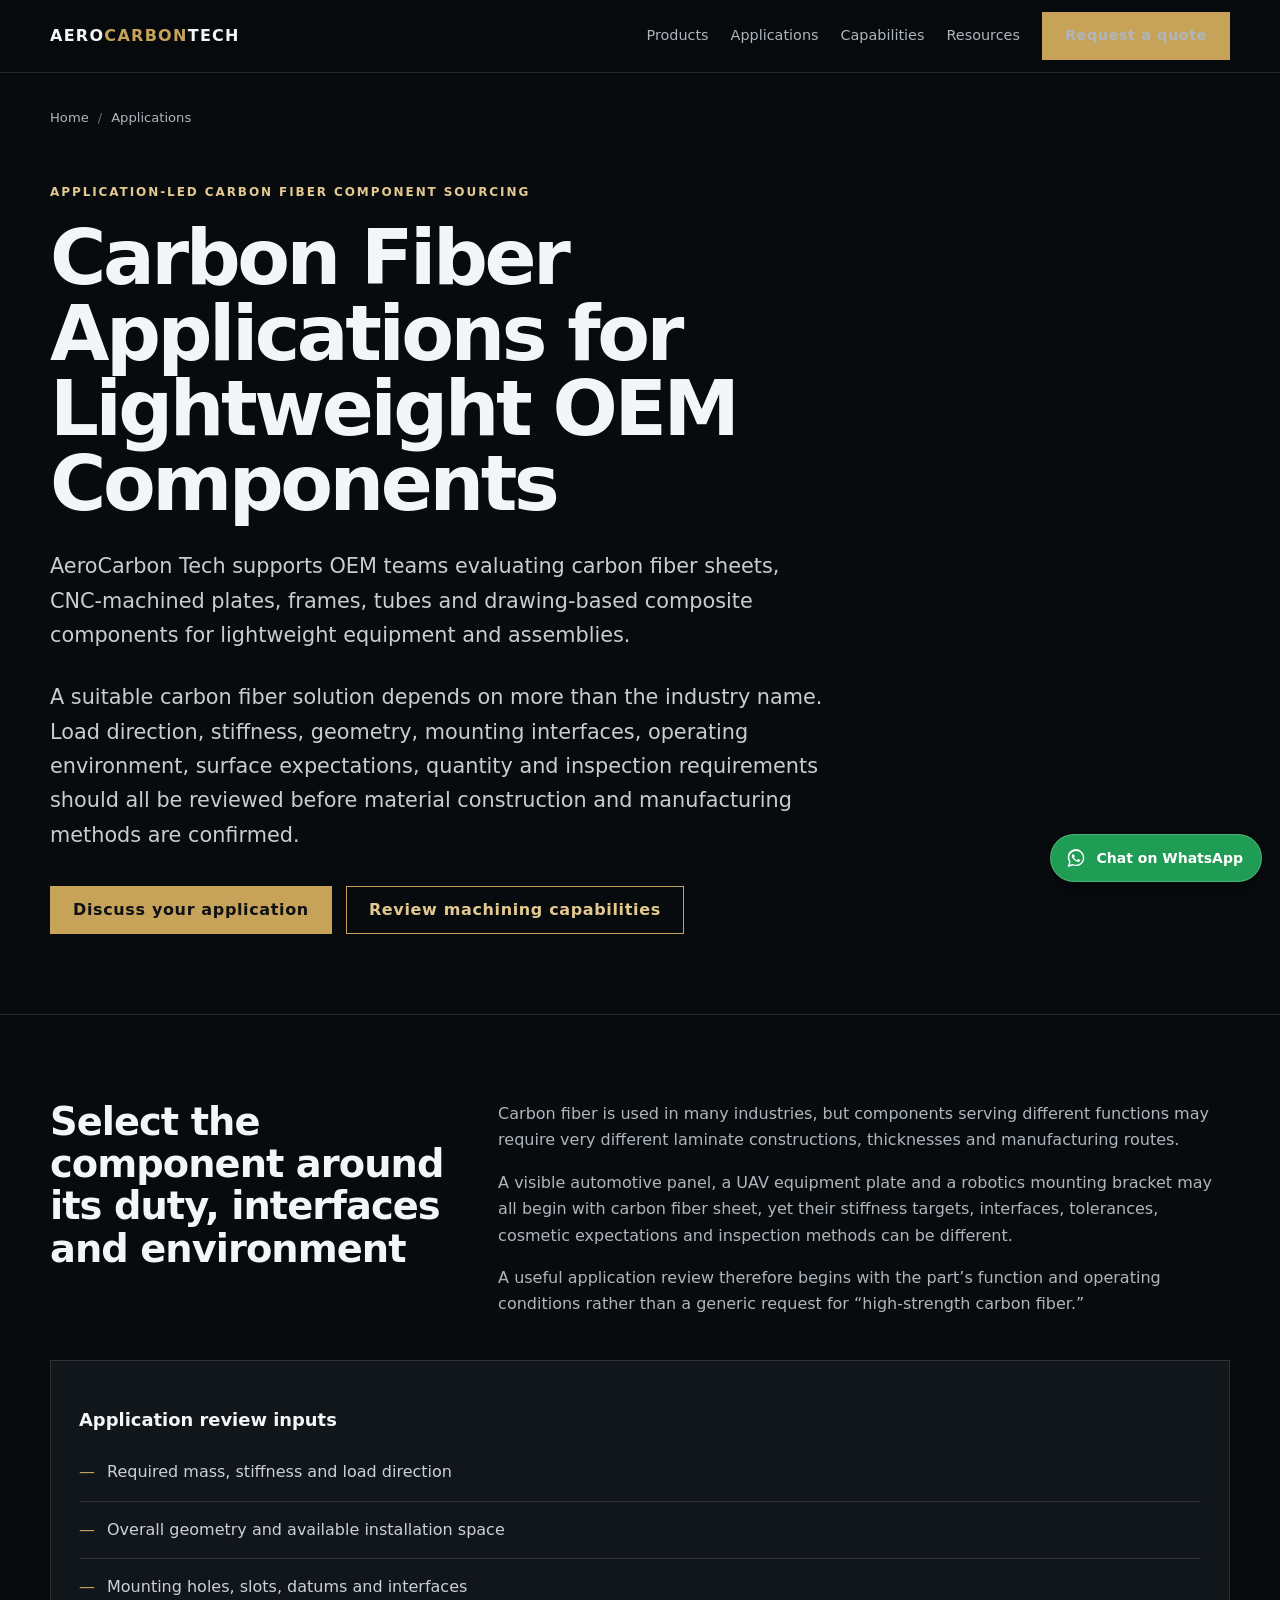
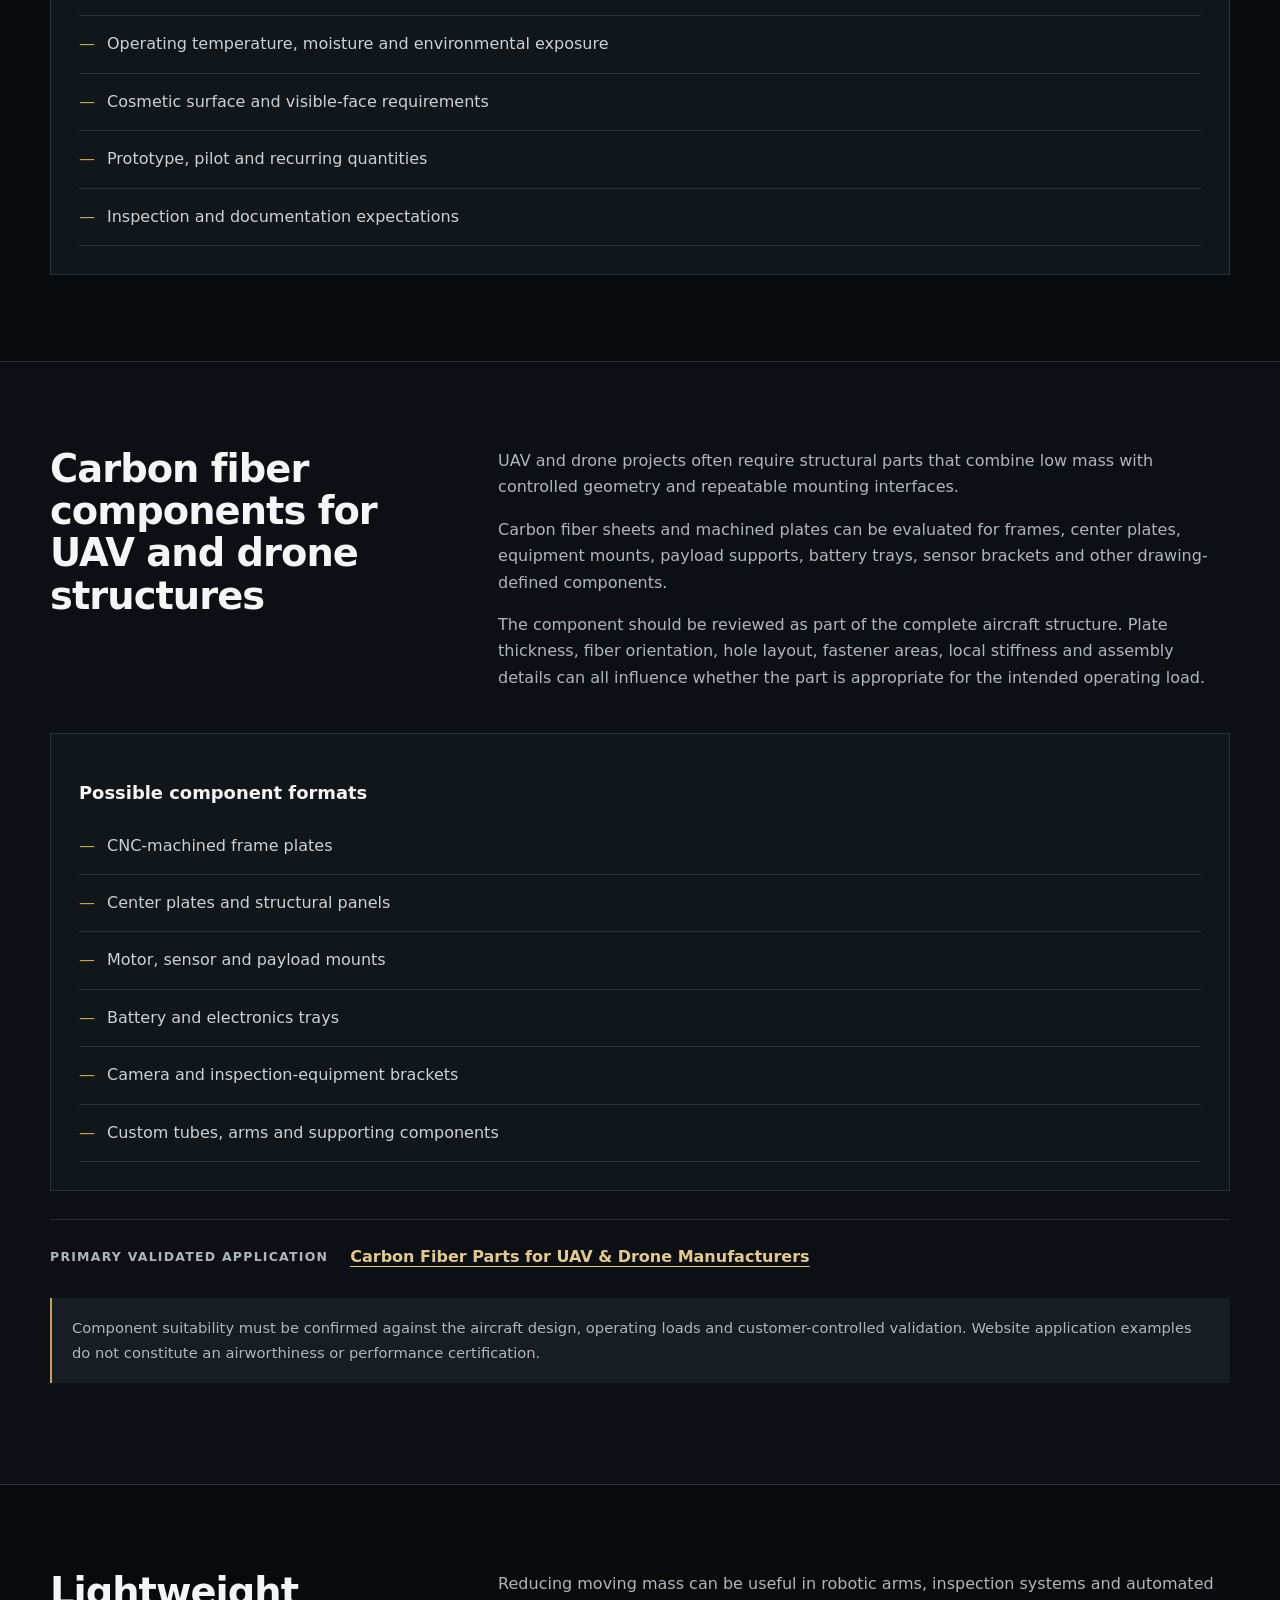
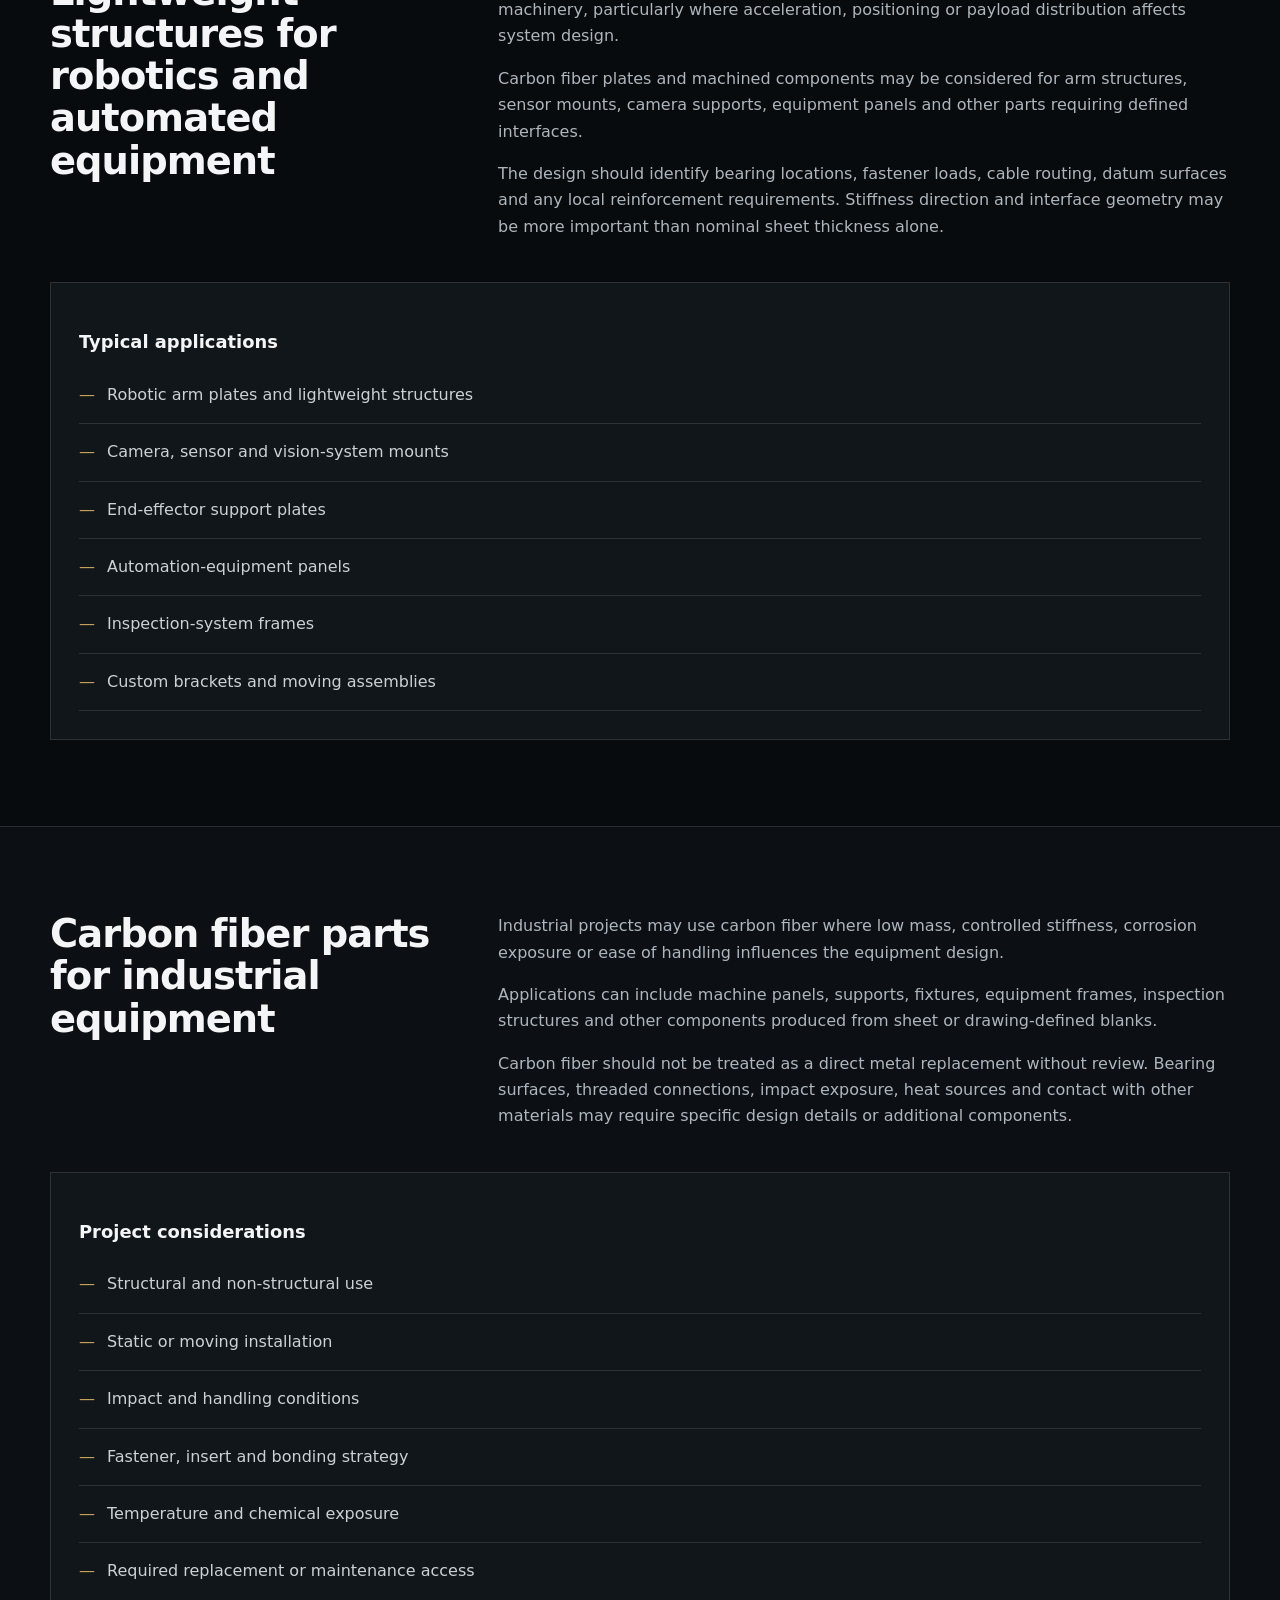
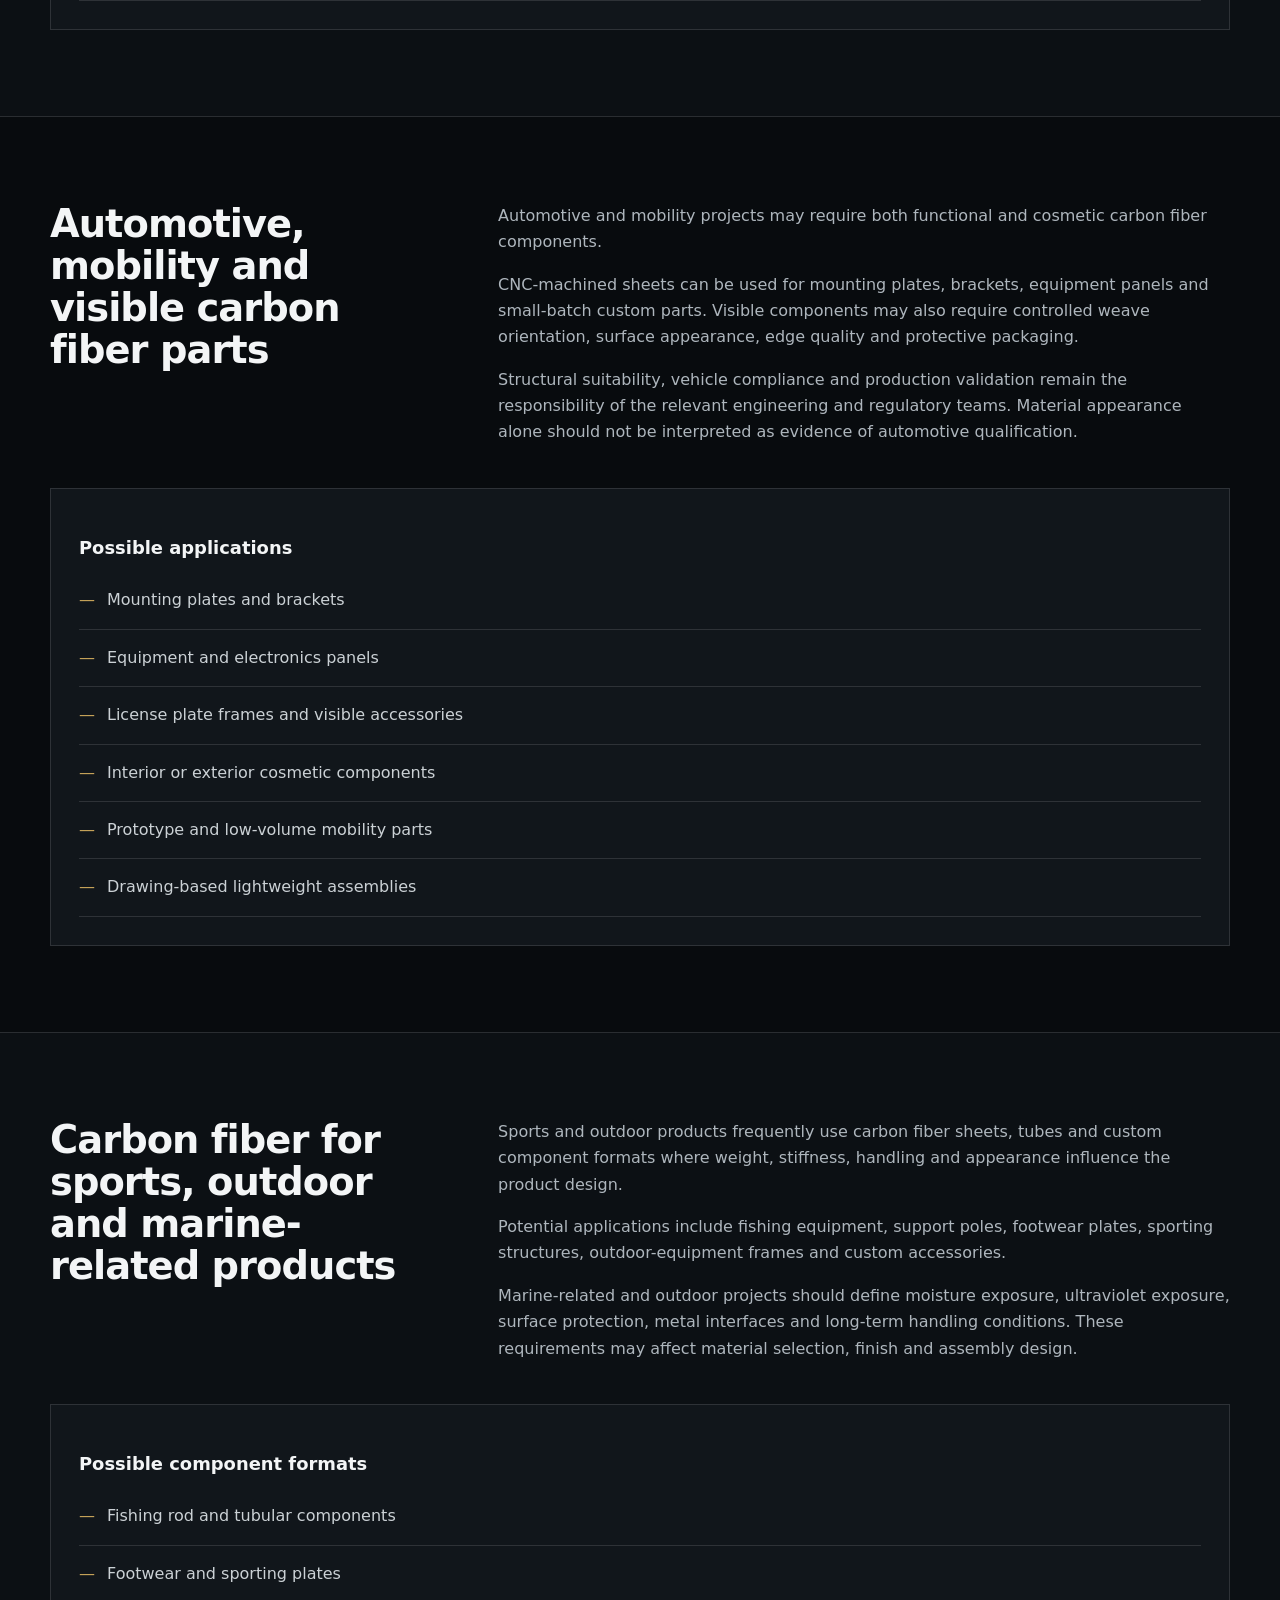
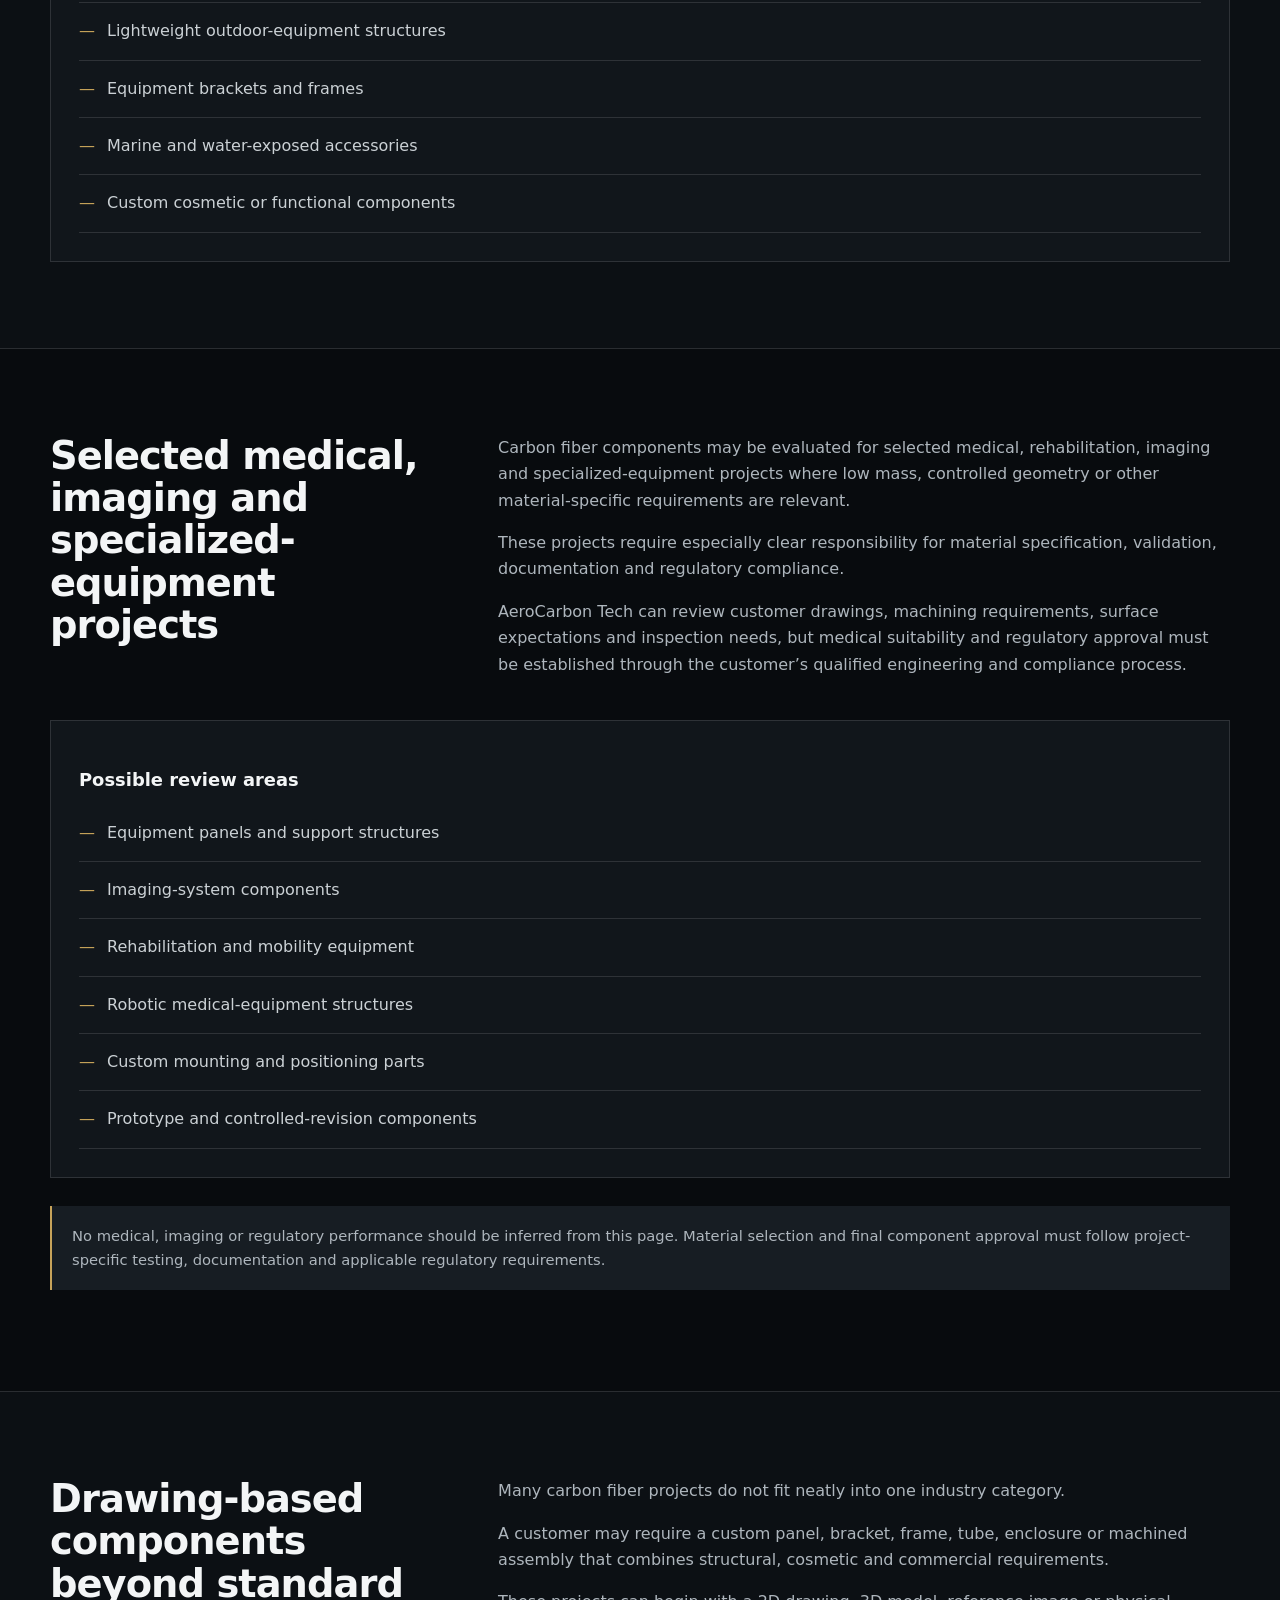
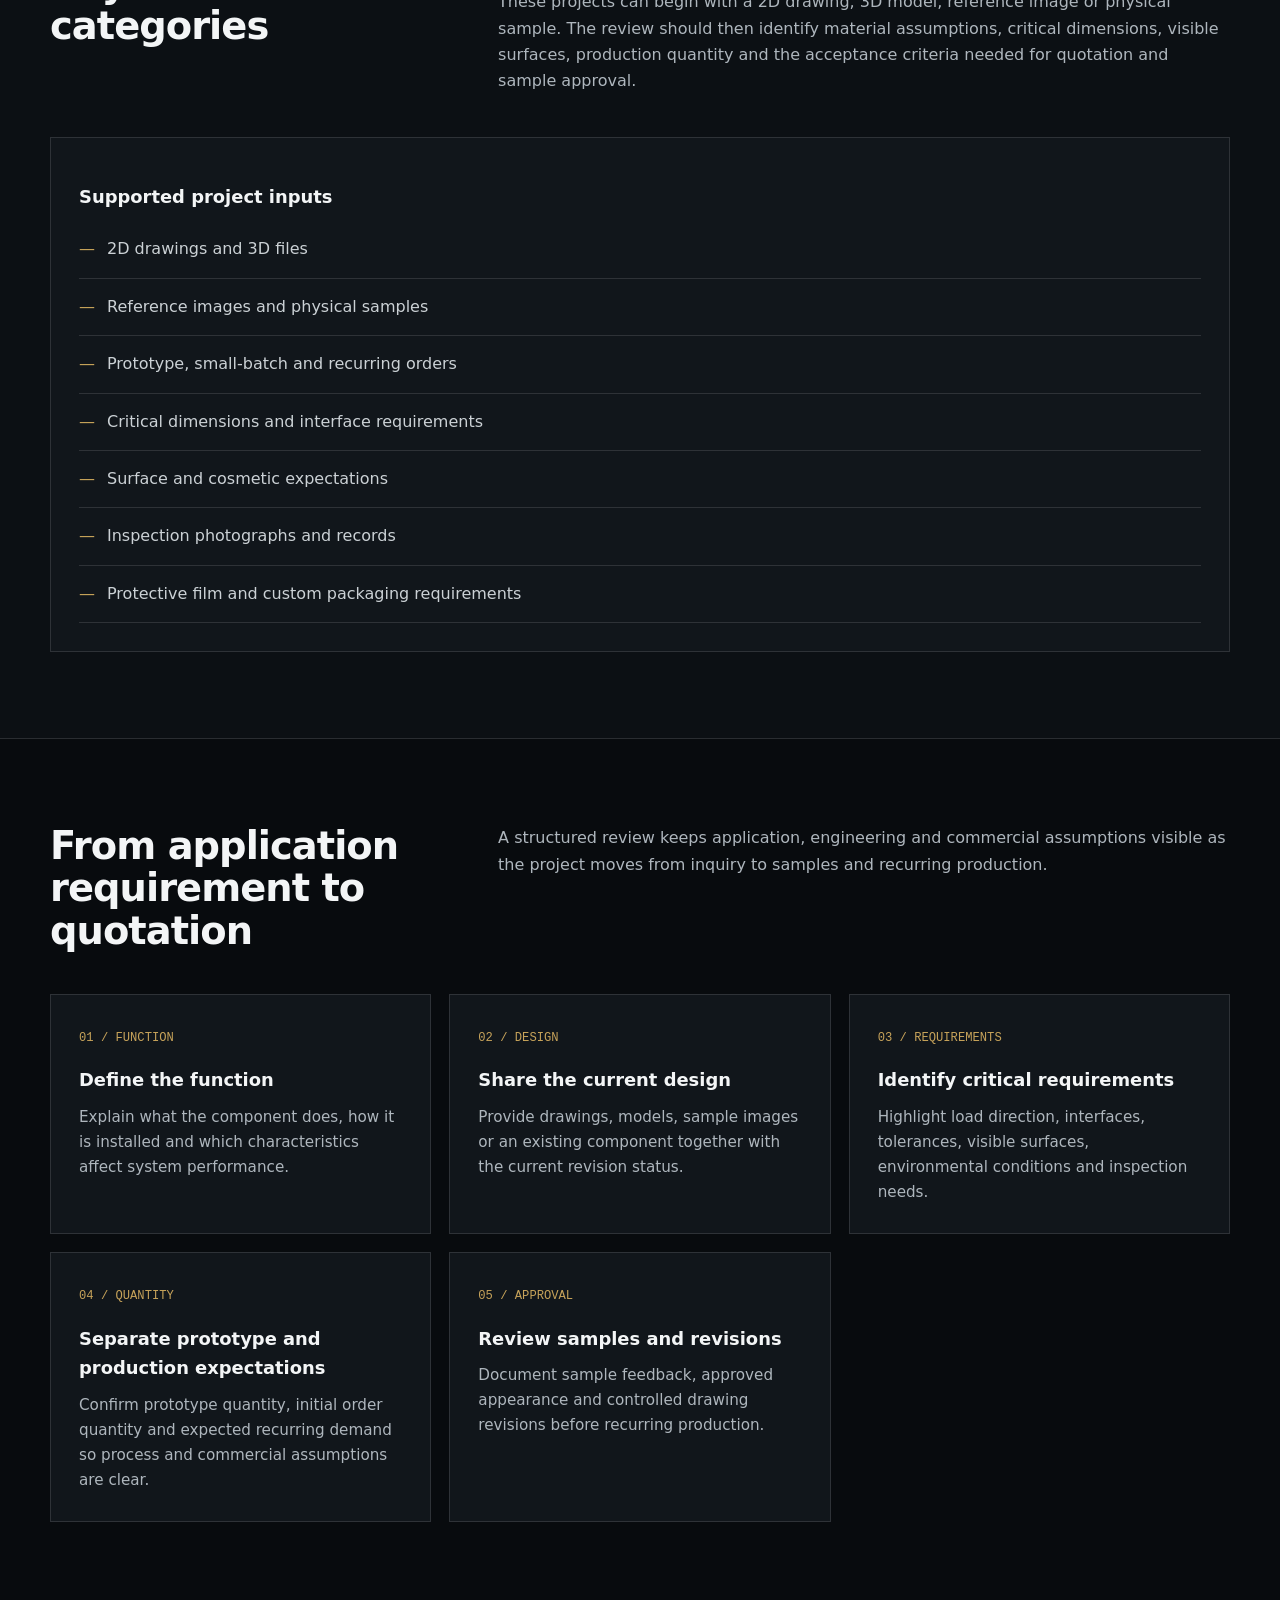
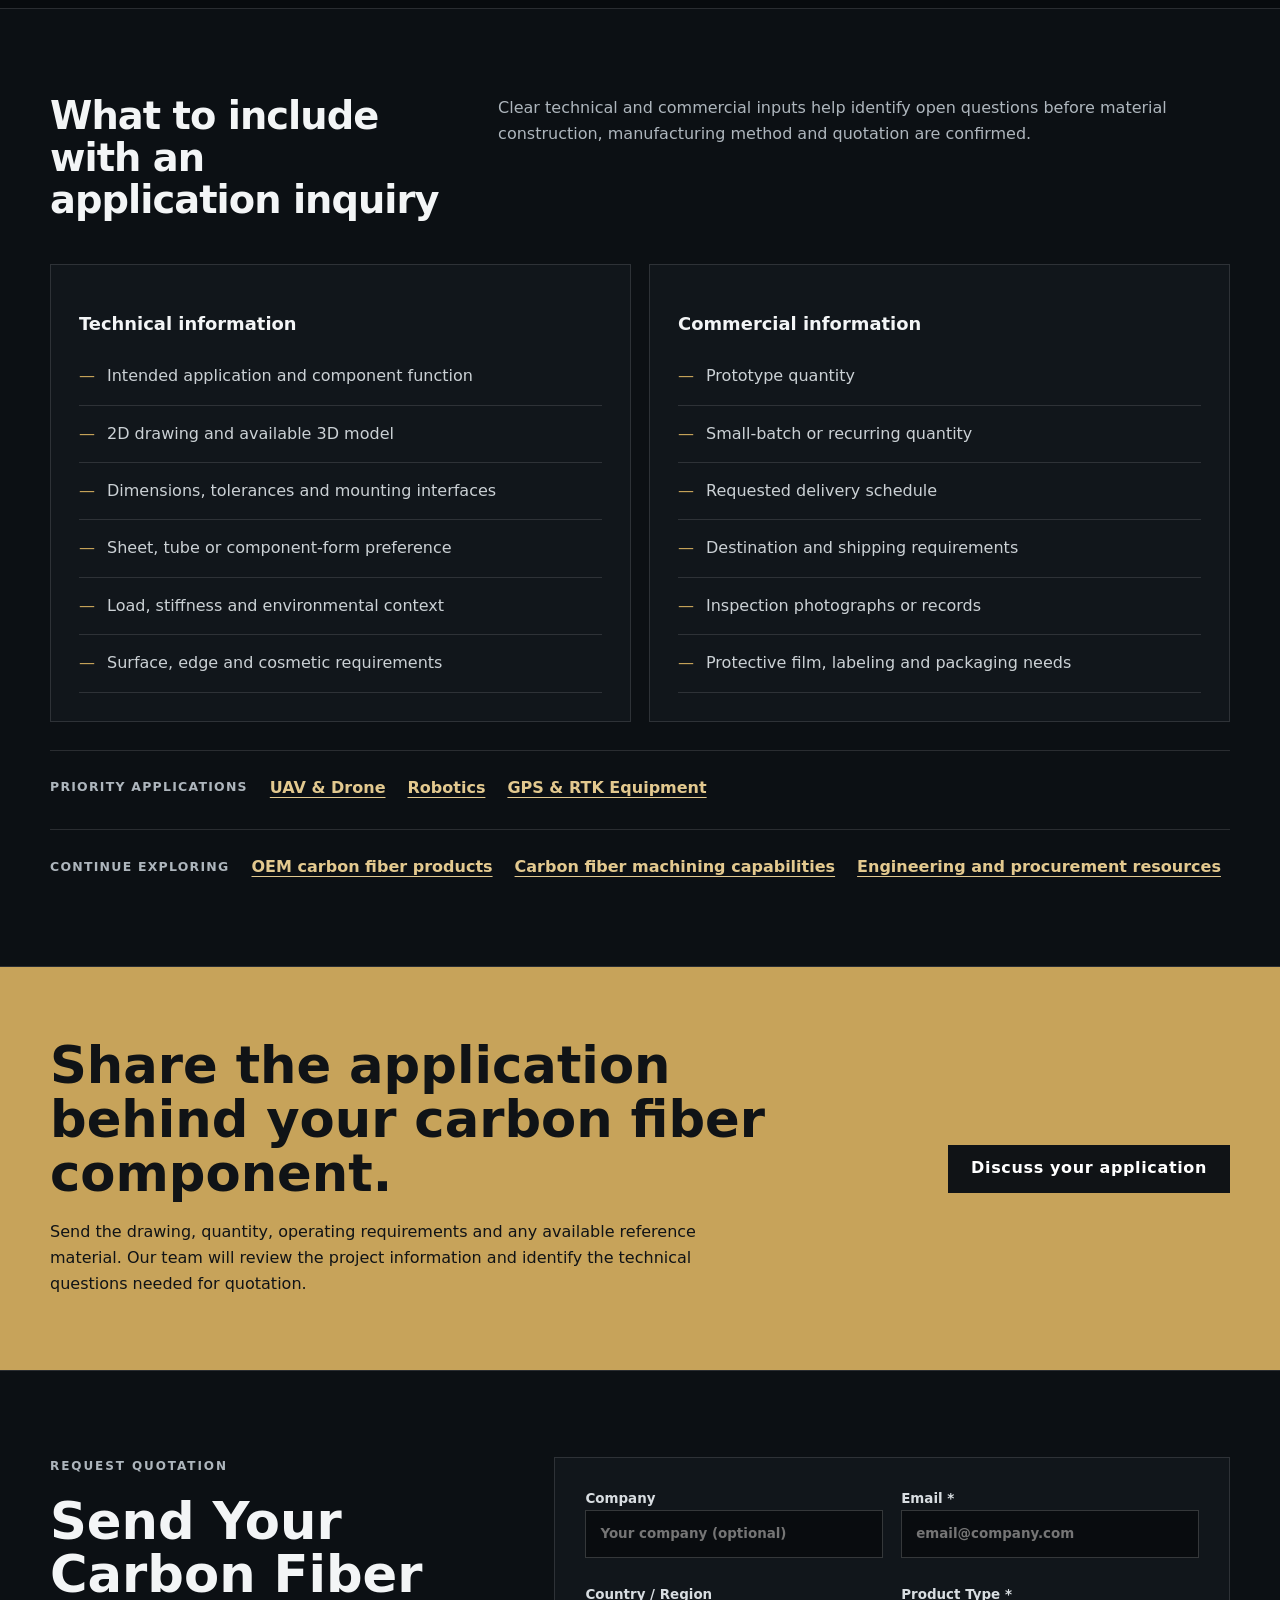
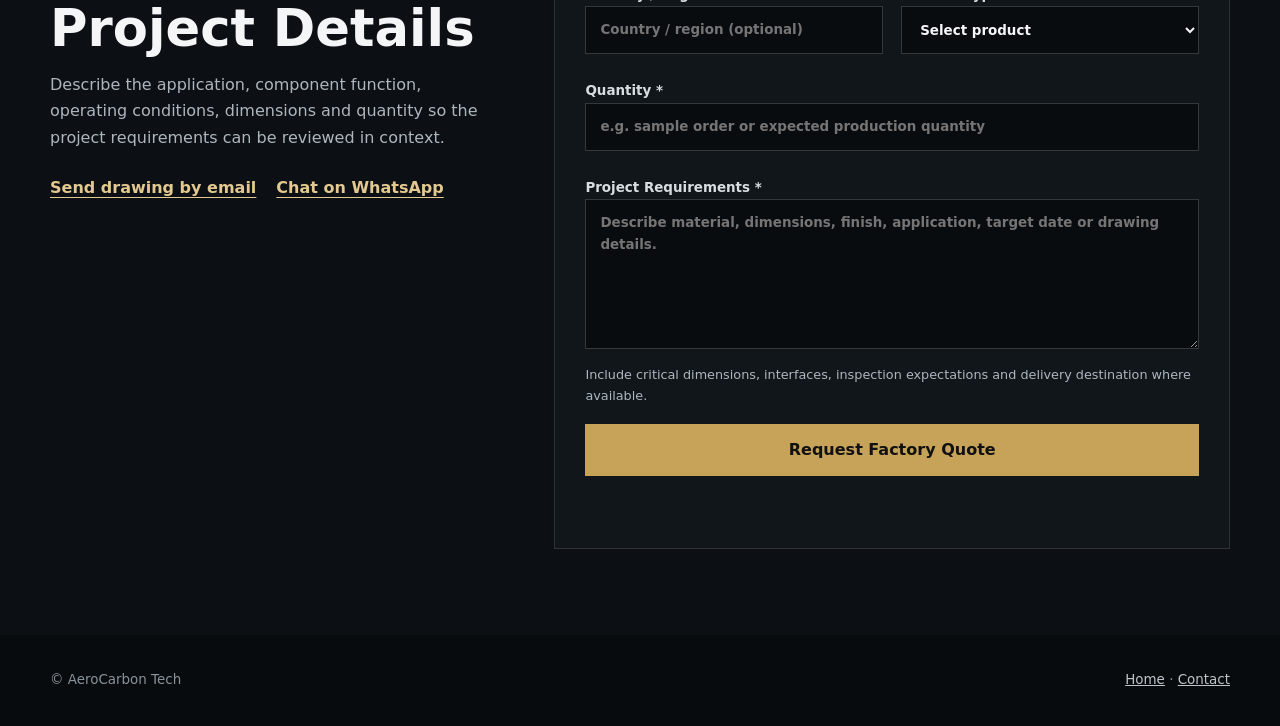
<file: applications/index.html>
<!doctype html>
<html lang="en">
<head>
  <meta charset="utf-8">
  <meta name="viewport" content="width=device-width, initial-scale=1">
  <title>Carbon Fiber Applications for UAV, Robotics &amp; OEM Projects | AeroCarbon Tech</title>
  <meta name="description" content="Explore carbon fiber sheet and CNC-machined component applications for UAVs, robotics, industrial equipment, automotive, outdoor and specialized OEM projects.">
  <meta property="og:type" content="website">
  <meta property="og:site_name" content="AeroCarbon Tech">
  <meta property="og:title" content="Carbon Fiber Applications for UAV, Robotics &amp; OEM Projects | AeroCarbon Tech">
  <meta property="og:description" content="Explore carbon fiber sheet and CNC-machined component applications for UAVs, robotics, industrial equipment, automotive, outdoor and specialized OEM projects.">
  <meta property="og:url" content="https://www.aerocarbontech.com/applications/">
  <meta property="og:image" content="https://www.aerocarbontech.com/public/images/factory-workshop-hero.webp">
  <meta name="twitter:card" content="summary_large_image">
  <meta name="twitter:title" content="Carbon Fiber Applications for UAV, Robotics &amp; OEM Projects | AeroCarbon Tech">
  <meta name="twitter:description" content="Explore carbon fiber sheet and CNC-machined component applications for UAVs, robotics, industrial equipment, automotive, outdoor and specialized OEM projects.">
  <meta name="twitter:image" content="https://www.aerocarbontech.com/public/images/factory-workshop-hero.webp">
  <meta name="robots" content="index, follow">
  <link rel="canonical" href="https://www.aerocarbontech.com/applications/">
  <script type="application/ld+json">{"@context":"https://schema.org","@type":"BreadcrumbList","itemListElement":[{"@type":"ListItem","position":1,"name":"Home","item":"https://www.aerocarbontech.com/"},{"@type":"ListItem","position":2,"name":"Applications","item":"https://www.aerocarbontech.com/applications/"}]}</script>
  <link rel="stylesheet" href="../phase1-pages.css">
</head>
<body>
  <header class="site-header"><div class="wrap nav"><a class="brand" href="../">Aero<span>Carbon</span>Tech</a><nav class="nav-links" aria-label="Primary"><a href="../products/">Products</a><a href="./">Applications</a><a href="../capabilities/">Capabilities</a><a href="../resources/">Resources</a><a class="button" href="#rfq">Request a quote</a></nav></div></header>
  <main>
    <nav class="wrap breadcrumbs" aria-label="Breadcrumb"><ol><li><a href="../">Home</a></li><li aria-current="page">Applications</li></ol></nav>
    <section class="hero">
      <div class="wrap">
        <p class="eyebrow">Application-led carbon fiber component sourcing</p>
        <h1>Carbon Fiber Applications for Lightweight OEM Components</h1>
        <p class="lede">AeroCarbon Tech supports OEM teams evaluating carbon fiber sheets, CNC-machined plates, frames, tubes and drawing-based composite components for lightweight equipment and assemblies.</p>
        <p class="lede">A suitable carbon fiber solution depends on more than the industry name. Load direction, stiffness, geometry, mounting interfaces, operating environment, surface expectations, quantity and inspection requirements should all be reviewed before material construction and manufacturing methods are confirmed.</p>
        <div class="hero-actions"><a class="button" href="#rfq">Discuss your application</a><a class="button secondary" href="../capabilities/">Review machining capabilities</a></div>
      </div>
    </section>

    <section class="section">
      <div class="wrap">
        <div class="section-head"><h2>Select the component around its duty, interfaces and environment</h2><div><p>Carbon fiber is used in many industries, but components serving different functions may require very different laminate constructions, thicknesses and manufacturing routes.</p><p>A visible automotive panel, a UAV equipment plate and a robotics mounting bracket may all begin with carbon fiber sheet, yet their stiffness targets, interfaces, tolerances, cosmetic expectations and inspection methods can be different.</p><p>A useful application review therefore begins with the part’s function and operating conditions rather than a generic request for “high-strength carbon fiber.”</p></div></div>
        <div class="card"><h3>Application review inputs</h3><ul class="checklist"><li>Required mass, stiffness and load direction</li><li>Overall geometry and available installation space</li><li>Mounting holes, slots, datums and interfaces</li><li>Operating temperature, moisture and environmental exposure</li><li>Cosmetic surface and visible-face requirements</li><li>Prototype, pilot and recurring quantities</li><li>Inspection and documentation expectations</li></ul></div>
      </div>
    </section>

    <section class="section alt">
      <div class="wrap">
        <div class="section-head"><h2>Carbon fiber components for UAV and drone structures</h2><div><p>UAV and drone projects often require structural parts that combine low mass with controlled geometry and repeatable mounting interfaces.</p><p>Carbon fiber sheets and machined plates can be evaluated for frames, center plates, equipment mounts, payload supports, battery trays, sensor brackets and other drawing-defined components.</p><p>The component should be reviewed as part of the complete aircraft structure. Plate thickness, fiber orientation, hole layout, fastener areas, local stiffness and assembly details can all influence whether the part is appropriate for the intended operating load.</p></div></div>
        <div class="card"><h3>Possible component formats</h3><ul class="checklist"><li>CNC-machined frame plates</li><li>Center plates and structural panels</li><li>Motor, sensor and payload mounts</li><li>Battery and electronics trays</li><li>Camera and inspection-equipment brackets</li><li>Custom tubes, arms and supporting components</li></ul></div>
        <div class="related"><span>Primary validated application</span><a href="uav-drone/">Carbon Fiber Parts for UAV &amp; Drone Manufacturers</a></div>
        <p class="notice">Component suitability must be confirmed against the aircraft design, operating loads and customer-controlled validation. Website application examples do not constitute an airworthiness or performance certification.</p>
      </div>
    </section>

    <section class="section">
      <div class="wrap">
        <div class="section-head"><h2>Lightweight structures for robotics and automated equipment</h2><div><p>Reducing moving mass can be useful in robotic arms, inspection systems and automated machinery, particularly where acceleration, positioning or payload distribution affects system design.</p><p>Carbon fiber plates and machined components may be considered for arm structures, sensor mounts, camera supports, equipment panels and other parts requiring defined interfaces.</p><p>The design should identify bearing locations, fastener loads, cable routing, datum surfaces and any local reinforcement requirements. Stiffness direction and interface geometry may be more important than nominal sheet thickness alone.</p></div></div>
        <div class="card"><h3>Typical applications</h3><ul class="checklist"><li>Robotic arm plates and lightweight structures</li><li>Camera, sensor and vision-system mounts</li><li>End-effector support plates</li><li>Automation-equipment panels</li><li>Inspection-system frames</li><li>Custom brackets and moving assemblies</li></ul></div>
      </div>
    </section>

    <section class="section alt">
      <div class="wrap">
        <div class="section-head"><h2>Carbon fiber parts for industrial equipment</h2><div><p>Industrial projects may use carbon fiber where low mass, controlled stiffness, corrosion exposure or ease of handling influences the equipment design.</p><p>Applications can include machine panels, supports, fixtures, equipment frames, inspection structures and other components produced from sheet or drawing-defined blanks.</p><p>Carbon fiber should not be treated as a direct metal replacement without review. Bearing surfaces, threaded connections, impact exposure, heat sources and contact with other materials may require specific design details or additional components.</p></div></div>
        <div class="card"><h3>Project considerations</h3><ul class="checklist"><li>Structural and non-structural use</li><li>Static or moving installation</li><li>Impact and handling conditions</li><li>Fastener, insert and bonding strategy</li><li>Temperature and chemical exposure</li><li>Required replacement or maintenance access</li></ul></div>
      </div>
    </section>

    <section class="section">
      <div class="wrap">
        <div class="section-head"><h2>Automotive, mobility and visible carbon fiber parts</h2><div><p>Automotive and mobility projects may require both functional and cosmetic carbon fiber components.</p><p>CNC-machined sheets can be used for mounting plates, brackets, equipment panels and small-batch custom parts. Visible components may also require controlled weave orientation, surface appearance, edge quality and protective packaging.</p><p>Structural suitability, vehicle compliance and production validation remain the responsibility of the relevant engineering and regulatory teams. Material appearance alone should not be interpreted as evidence of automotive qualification.</p></div></div>
        <div class="card"><h3>Possible applications</h3><ul class="checklist"><li>Mounting plates and brackets</li><li>Equipment and electronics panels</li><li>License plate frames and visible accessories</li><li>Interior or exterior cosmetic components</li><li>Prototype and low-volume mobility parts</li><li>Drawing-based lightweight assemblies</li></ul></div>
      </div>
    </section>

    <section class="section alt">
      <div class="wrap">
        <div class="section-head"><h2>Carbon fiber for sports, outdoor and marine-related products</h2><div><p>Sports and outdoor products frequently use carbon fiber sheets, tubes and custom component formats where weight, stiffness, handling and appearance influence the product design.</p><p>Potential applications include fishing equipment, support poles, footwear plates, sporting structures, outdoor-equipment frames and custom accessories.</p><p>Marine-related and outdoor projects should define moisture exposure, ultraviolet exposure, surface protection, metal interfaces and long-term handling conditions. These requirements may affect material selection, finish and assembly design.</p></div></div>
        <div class="card"><h3>Possible component formats</h3><ul class="checklist"><li>Fishing rod and tubular components</li><li>Footwear and sporting plates</li><li>Lightweight outdoor-equipment structures</li><li>Equipment brackets and frames</li><li>Marine and water-exposed accessories</li><li>Custom cosmetic or functional components</li></ul></div>
      </div>
    </section>

    <section class="section">
      <div class="wrap">
        <div class="section-head"><h2>Selected medical, imaging and specialized-equipment projects</h2><div><p>Carbon fiber components may be evaluated for selected medical, rehabilitation, imaging and specialized-equipment projects where low mass, controlled geometry or other material-specific requirements are relevant.</p><p>These projects require especially clear responsibility for material specification, validation, documentation and regulatory compliance.</p><p>AeroCarbon Tech can review customer drawings, machining requirements, surface expectations and inspection needs, but medical suitability and regulatory approval must be established through the customer’s qualified engineering and compliance process.</p></div></div>
        <div class="card"><h3>Possible review areas</h3><ul class="checklist"><li>Equipment panels and support structures</li><li>Imaging-system components</li><li>Rehabilitation and mobility equipment</li><li>Robotic medical-equipment structures</li><li>Custom mounting and positioning parts</li><li>Prototype and controlled-revision components</li></ul></div>
        <p class="notice">No medical, imaging or regulatory performance should be inferred from this page. Material selection and final component approval must follow project-specific testing, documentation and applicable regulatory requirements.</p>
      </div>
    </section>

    <section class="section alt">
      <div class="wrap">
        <div class="section-head"><h2>Drawing-based components beyond standard categories</h2><div><p>Many carbon fiber projects do not fit neatly into one industry category.</p><p>A customer may require a custom panel, bracket, frame, tube, enclosure or machined assembly that combines structural, cosmetic and commercial requirements.</p><p>These projects can begin with a 2D drawing, 3D model, reference image or physical sample. The review should then identify material assumptions, critical dimensions, visible surfaces, production quantity and the acceptance criteria needed for quotation and sample approval.</p></div></div>
        <div class="card"><h3>Supported project inputs</h3><ul class="checklist"><li>2D drawings and 3D files</li><li>Reference images and physical samples</li><li>Prototype, small-batch and recurring orders</li><li>Critical dimensions and interface requirements</li><li>Surface and cosmetic expectations</li><li>Inspection photographs and records</li><li>Protective film and custom packaging requirements</li></ul></div>
      </div>
    </section>

    <section class="section">
      <div class="wrap">
        <div class="section-head"><h2>From application requirement to quotation</h2><p>A structured review keeps application, engineering and commercial assumptions visible as the project moves from inquiry to samples and recurring production.</p></div>
        <div class="grid">
          <article class="card"><span class="number">01 / FUNCTION</span><h3>Define the function</h3><p>Explain what the component does, how it is installed and which characteristics affect system performance.</p></article>
          <article class="card"><span class="number">02 / DESIGN</span><h3>Share the current design</h3><p>Provide drawings, models, sample images or an existing component together with the current revision status.</p></article>
          <article class="card"><span class="number">03 / REQUIREMENTS</span><h3>Identify critical requirements</h3><p>Highlight load direction, interfaces, tolerances, visible surfaces, environmental conditions and inspection needs.</p></article>
          <article class="card"><span class="number">04 / QUANTITY</span><h3>Separate prototype and production expectations</h3><p>Confirm prototype quantity, initial order quantity and expected recurring demand so process and commercial assumptions are clear.</p></article>
          <article class="card"><span class="number">05 / APPROVAL</span><h3>Review samples and revisions</h3><p>Document sample feedback, approved appearance and controlled drawing revisions before recurring production.</p></article>
        </div>
      </div>
    </section>

    <section class="section alt">
      <div class="wrap">
        <div class="section-head"><h2>What to include with an application inquiry</h2><p>Clear technical and commercial inputs help identify open questions before material construction, manufacturing method and quotation are confirmed.</p></div>
        <div class="two-col">
          <div class="card"><h3>Technical information</h3><ul class="checklist"><li>Intended application and component function</li><li>2D drawing and available 3D model</li><li>Dimensions, tolerances and mounting interfaces</li><li>Sheet, tube or component-form preference</li><li>Load, stiffness and environmental context</li><li>Surface, edge and cosmetic requirements</li></ul></div>
          <div class="card"><h3>Commercial information</h3><ul class="checklist"><li>Prototype quantity</li><li>Small-batch or recurring quantity</li><li>Requested delivery schedule</li><li>Destination and shipping requirements</li><li>Inspection photographs or records</li><li>Protective film, labeling and packaging needs</li></ul></div>
        </div>
        <nav class="related" aria-label="Application subpages"><span>Priority applications</span><a href="uav-drone/">UAV &amp; Drone</a><a href="robotics/">Robotics</a><a href="gps-rtk-equipment/">GPS &amp; RTK Equipment</a></nav>
        <nav class="related" aria-label="Related pages"><span>Continue exploring</span><a href="../products/">OEM carbon fiber products</a><a href="../capabilities/">Carbon fiber machining capabilities</a><a href="../resources/">Engineering and procurement resources</a></nav>
      </div>
    </section>

    <section class="cta"><div class="wrap cta-inner"><div><h2>Share the application behind your carbon fiber component.</h2><p>Send the drawing, quantity, operating requirements and any available reference material. Our team will review the project information and identify the technical questions needed for quotation.</p></div><a class="button" href="#rfq">Discuss your application</a></div></section>
  <section class="rfq-section" id="rfq" aria-labelledby="rfq-heading"><div class="wrap rfq-layout"><div class="rfq-copy"><p class="eyebrow">Request quotation</p><h2 id="rfq-heading">Send Your Carbon Fiber Project Details</h2><p>Describe the application, component function, operating conditions, dimensions and quantity so the project requirements can be reviewed in context.</p><div class="rfq-channels"><a href="mailto:sales@aerocarbontech.com?subject=Carbon%20Fiber%20RFQ">Send drawing by email</a><a href="https://wa.me/8619556679532?text=Hello%2C%20I%20would%20like%20to%20request%20a%20quotation%20for%20a%20carbon%20fiber%20project." target="_blank" rel="noopener noreferrer">Chat on WhatsApp</a></div></div><form class="rfq-form" action="https://api.web3forms.com/submit" method="POST" data-phase1-rfq><input type="hidden" name="access_key" value="b27f8966-6943-4f60-b869-53003d5de183"><input type="hidden" name="subject" value="New RFQ from aerocarbontech.com"><input type="hidden" name="from_name" value="AeroCarbon Tech Website"><input type="hidden" name="replyto" value=""><input type="checkbox" name="botcheck" style="display:none" tabindex="-1" autocomplete="off"><div class="rfq-field"><label>Company<input name="Company" type="text" placeholder="Your company (optional)" autocomplete="organization"></label></div><div class="rfq-field"><label>Email *<input name="Email" type="email" placeholder="email@company.com" autocomplete="email" required></label></div><div class="rfq-field"><label>Country / Region<input name="Country" type="text" placeholder="Country / region (optional)" autocomplete="country-name"></label></div><div class="rfq-field"><label>Product Type *<select name="Product Type" required><option value="">Select product</option><option>Carbon fiber sheet / plate</option><option>Carbon fiber tube / rod</option><option>CNC carbon fiber part</option><option>Custom OEM project</option></select></label></div><div class="rfq-field full"><label>Quantity *<input name="Quantity" type="text" placeholder="e.g. sample order or expected production quantity" required></label></div><div class="rfq-field full"><label>Project Requirements *<textarea name="Project Requirements" placeholder="Describe material, dimensions, finish, application, target date or drawing details." required></textarea></label><p class="rfq-help">Include critical dimensions, interfaces, inspection expectations and delivery destination where available.</p></div><button class="rfq-submit" type="submit">Request Factory Quote</button><p class="rfq-status" data-rfq-status role="status" aria-live="polite"></p></form></div></section></main>
  <footer class="site-footer"><div class="wrap footer-inner"><span>© AeroCarbon Tech</span><span><a href="../">Home</a> · <a href="#rfq">Contact</a></span></div></footer>
<script src="../scripts/phase1-rfq.js" defer></script></body>
</html>
</file>
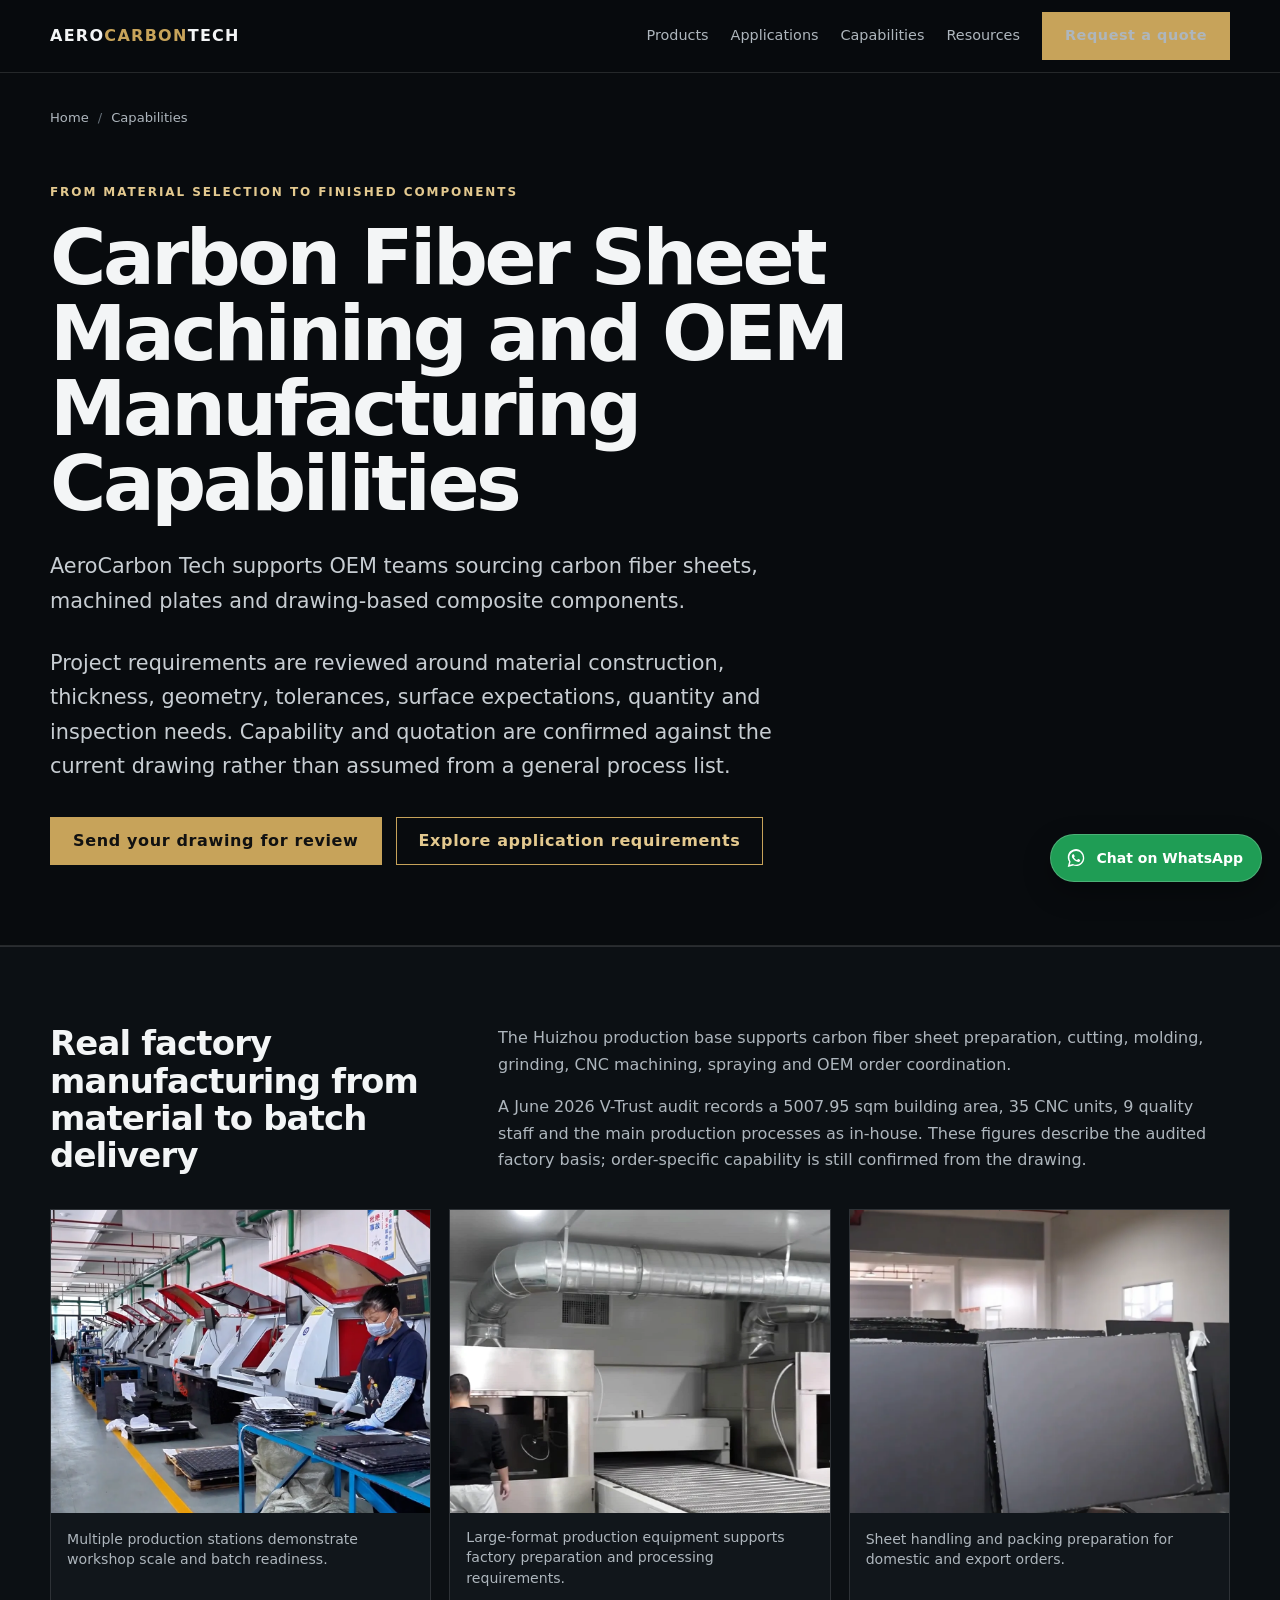
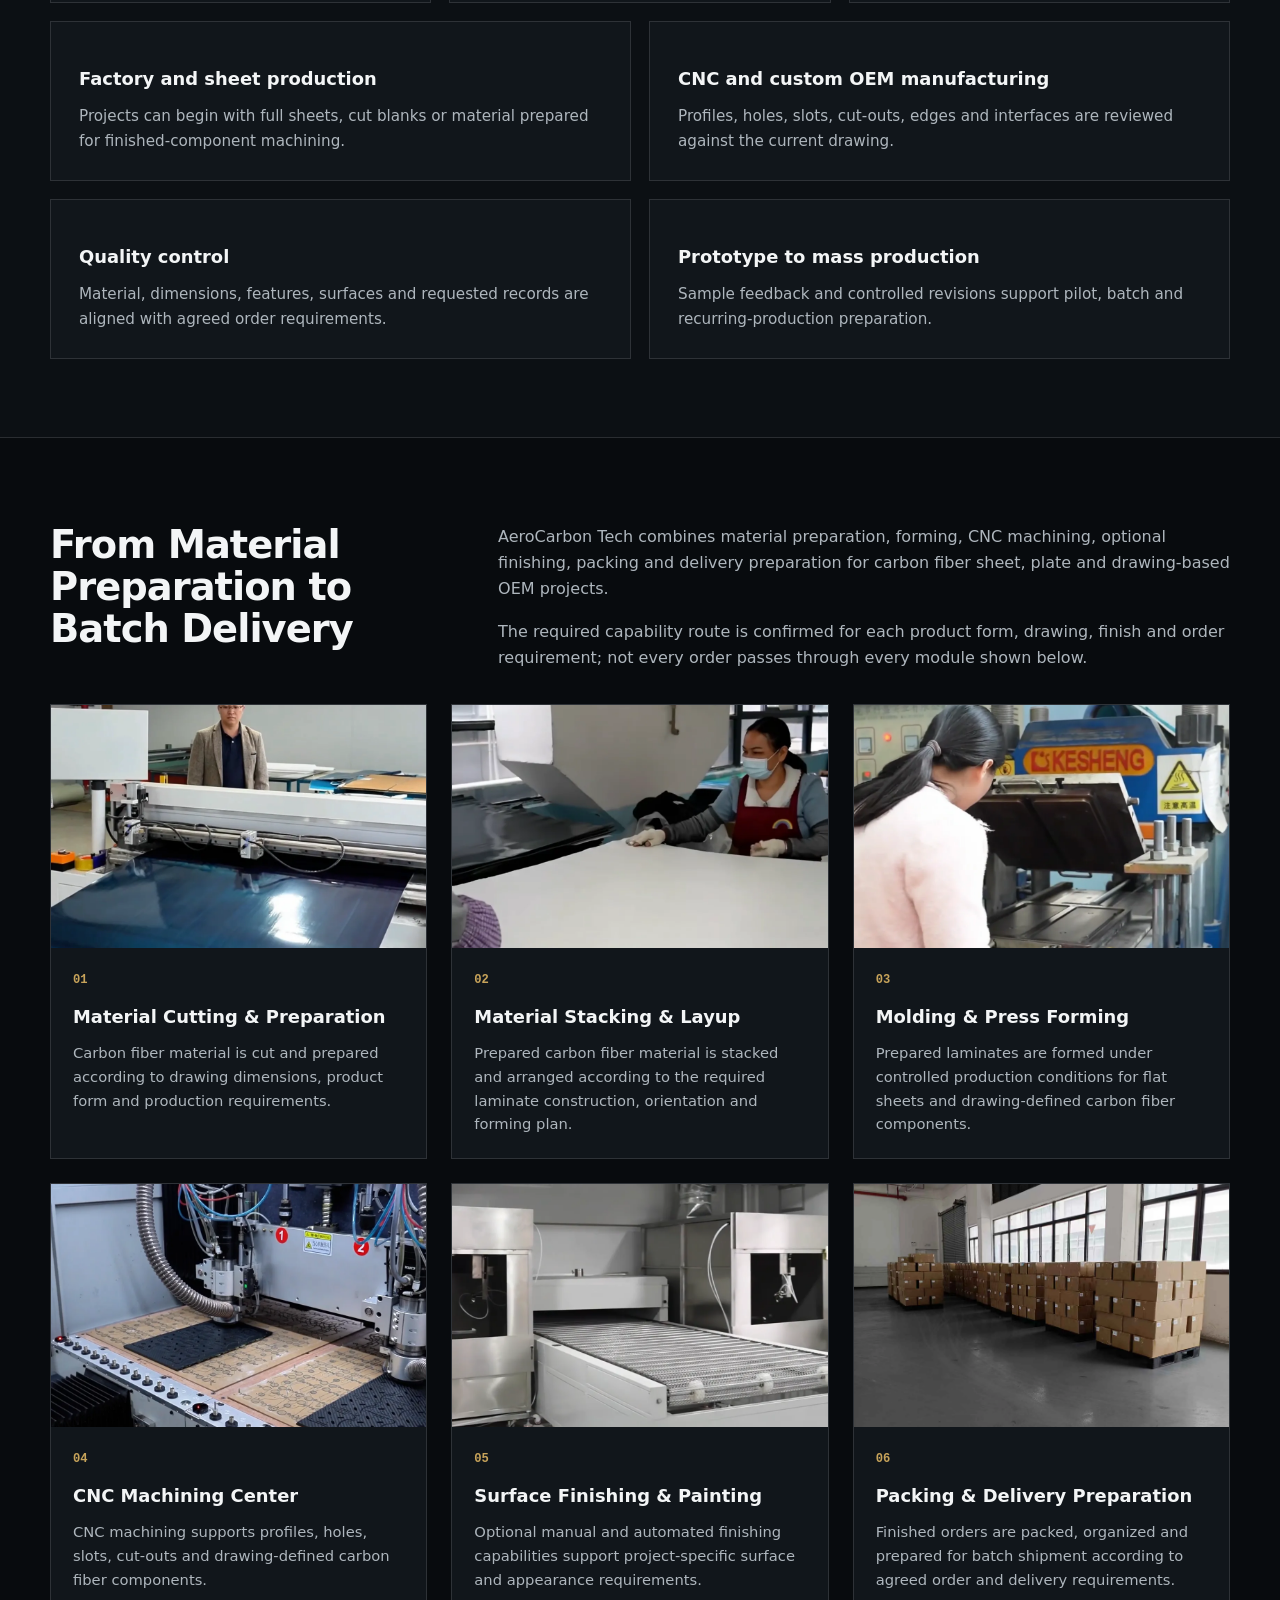
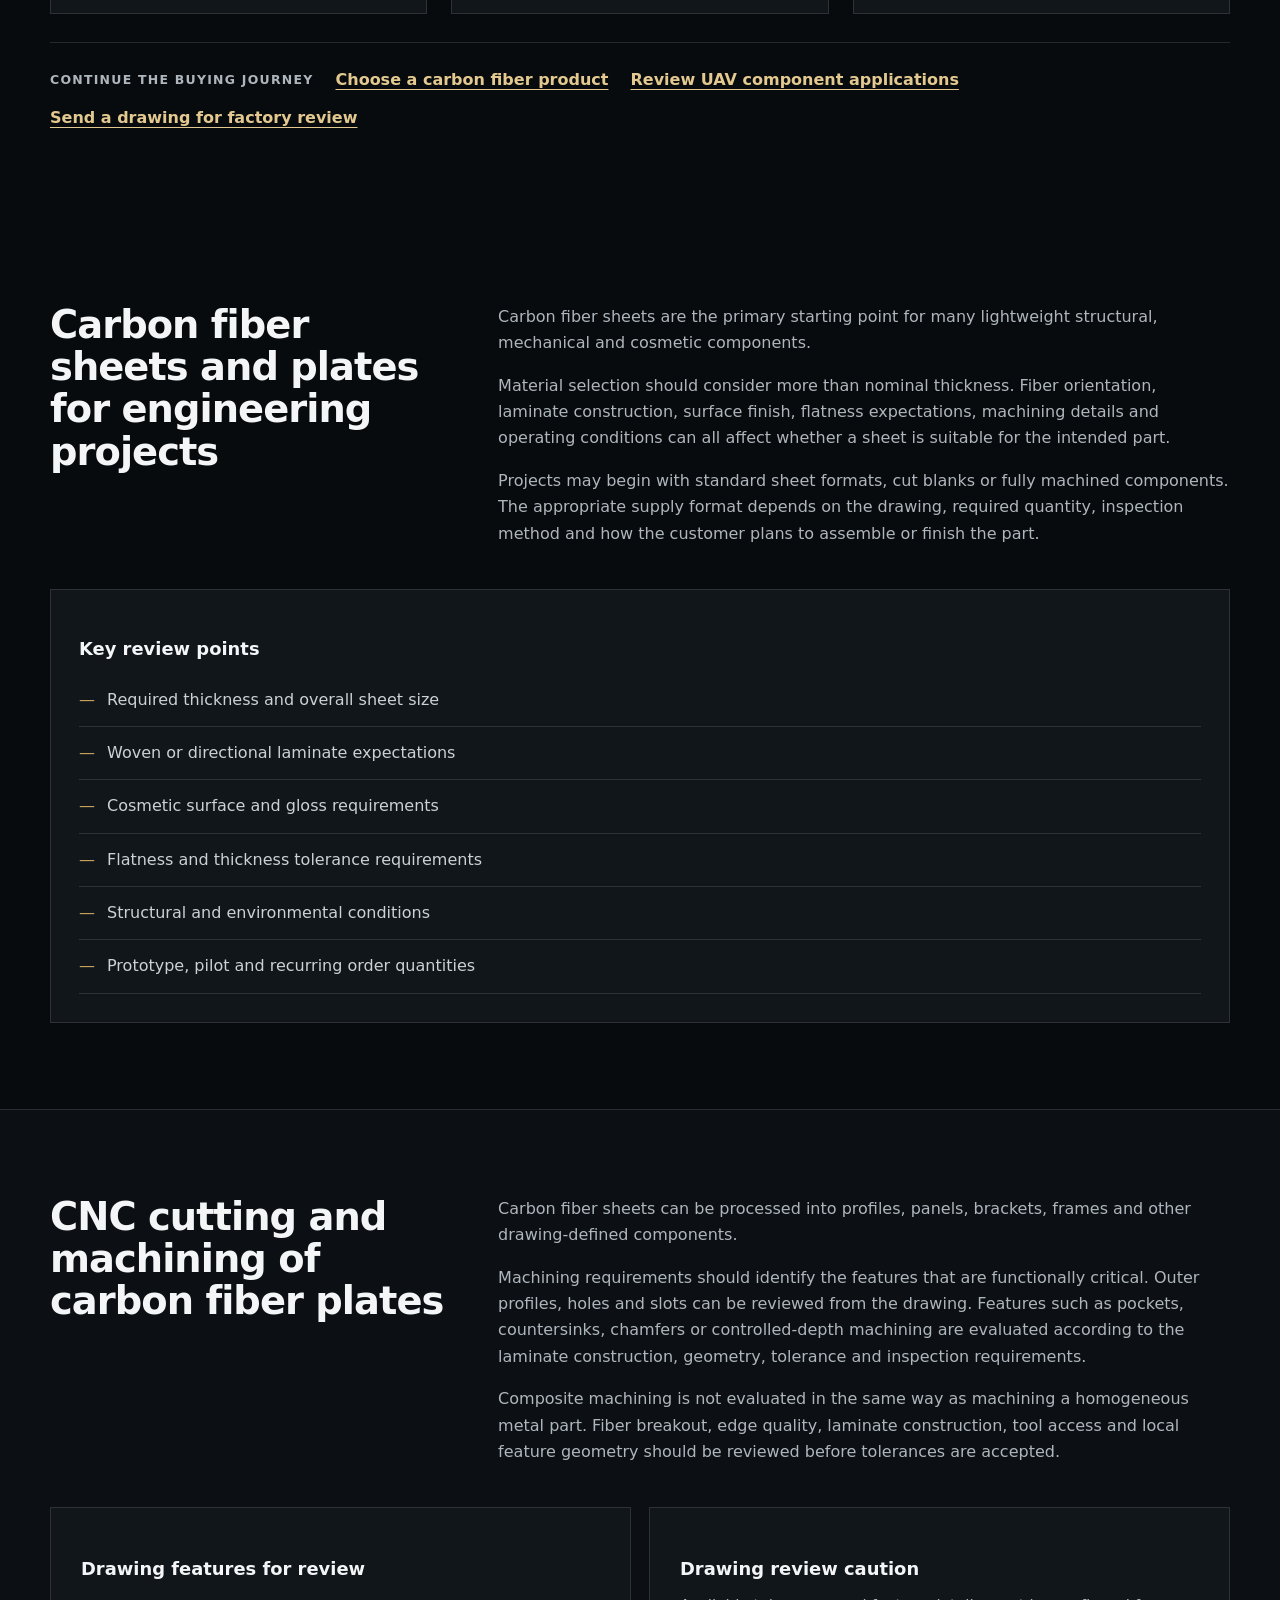
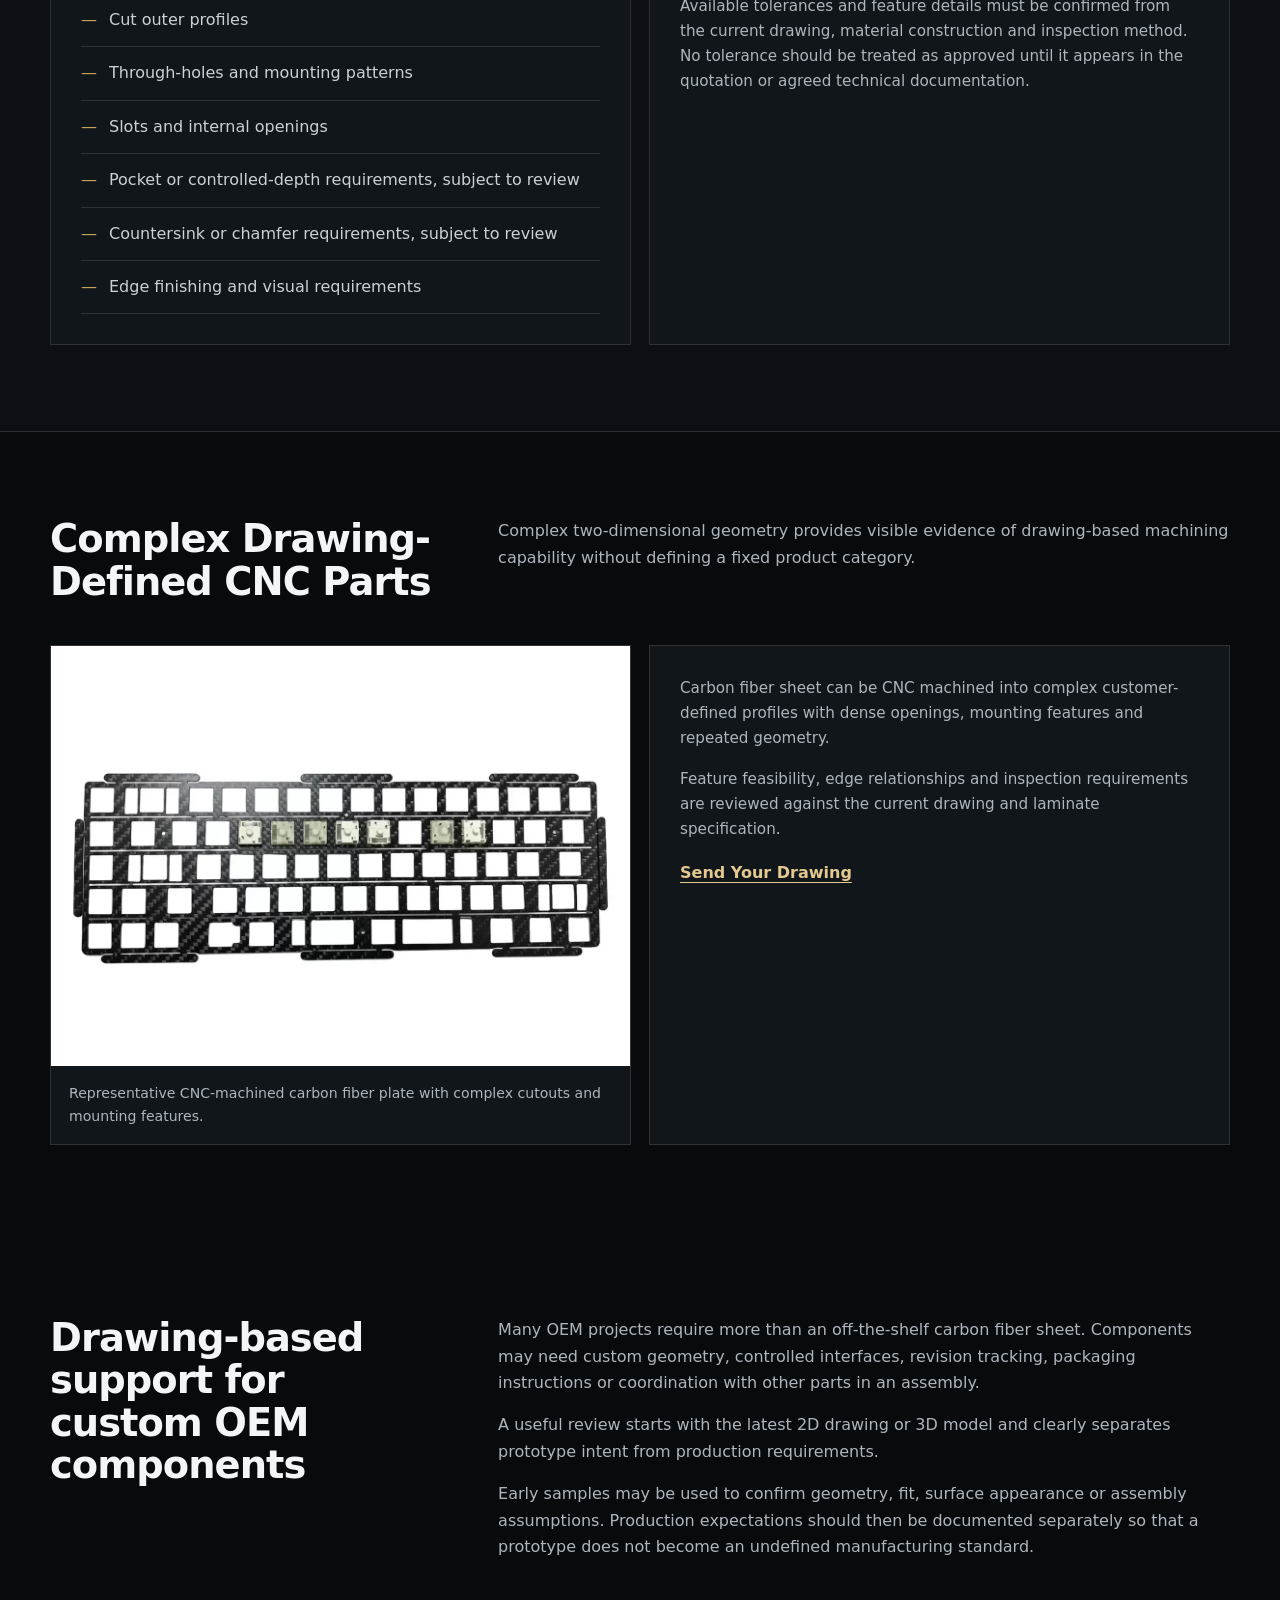
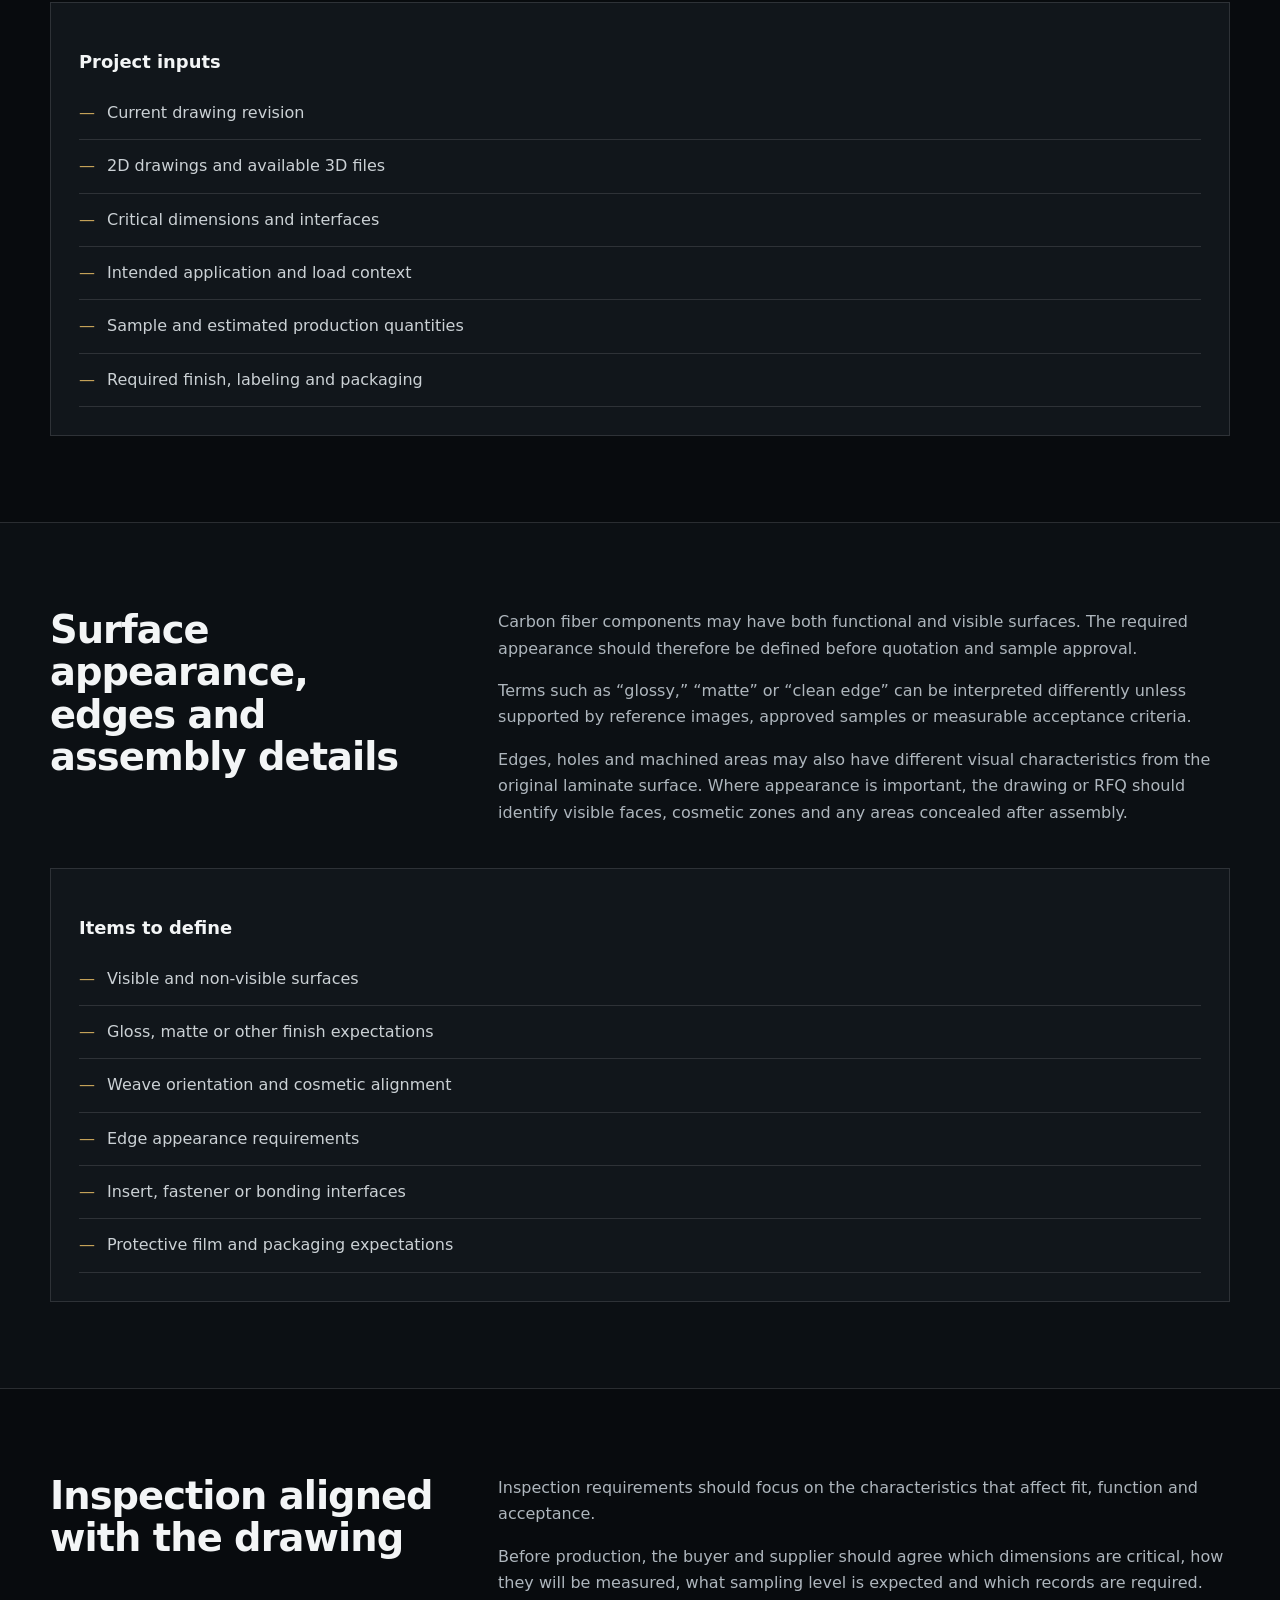
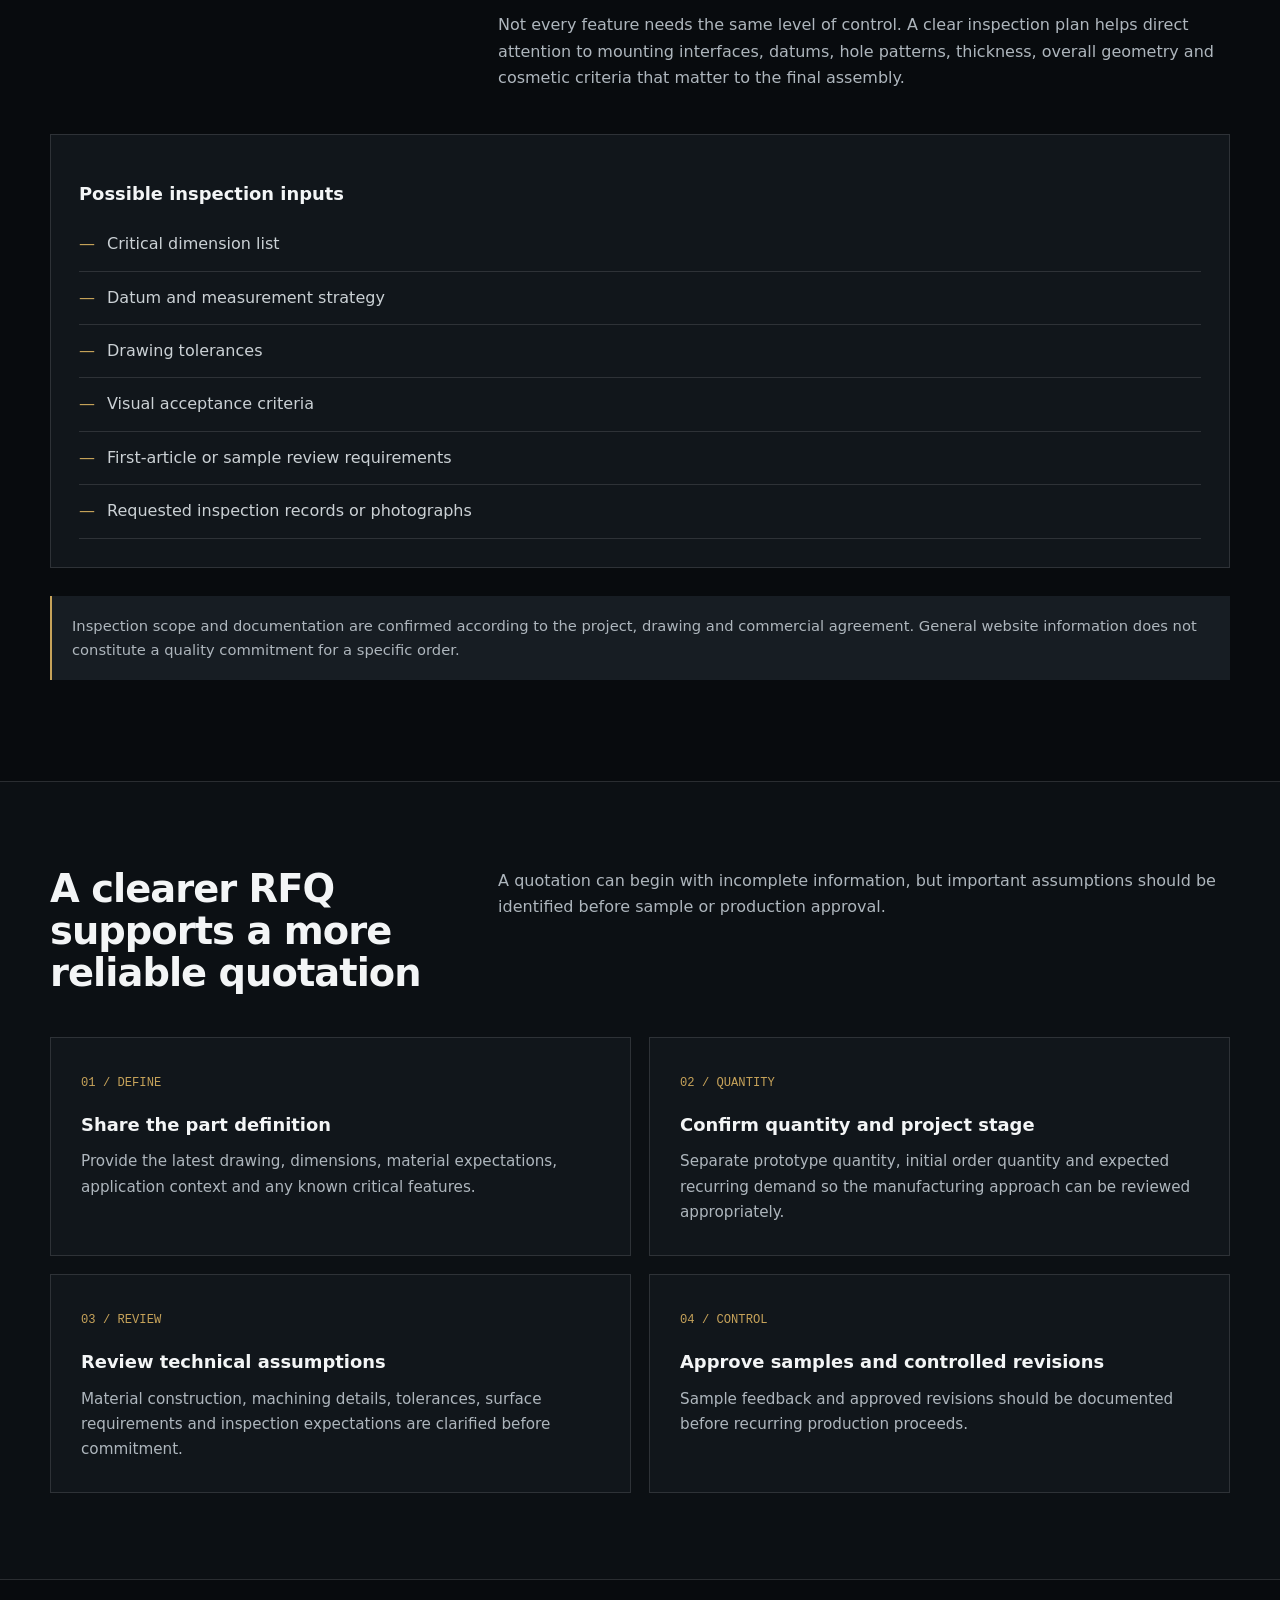
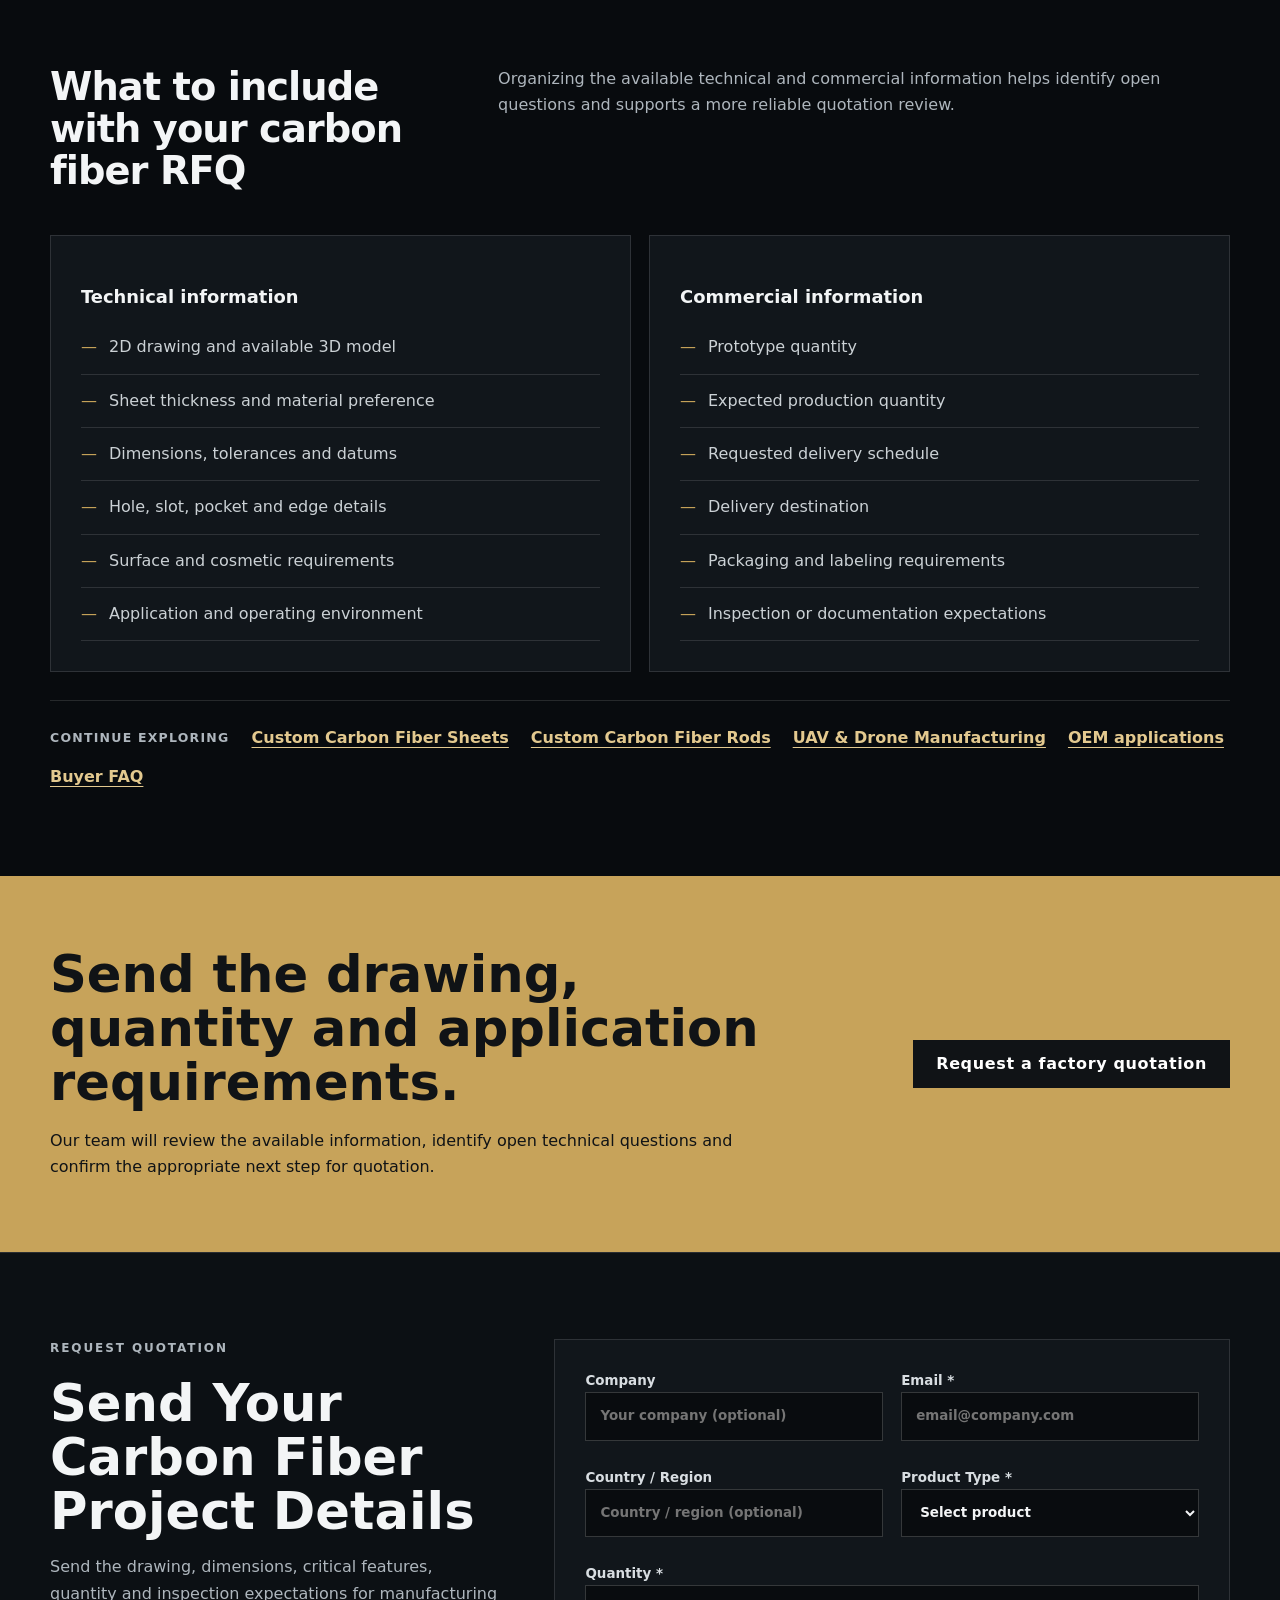
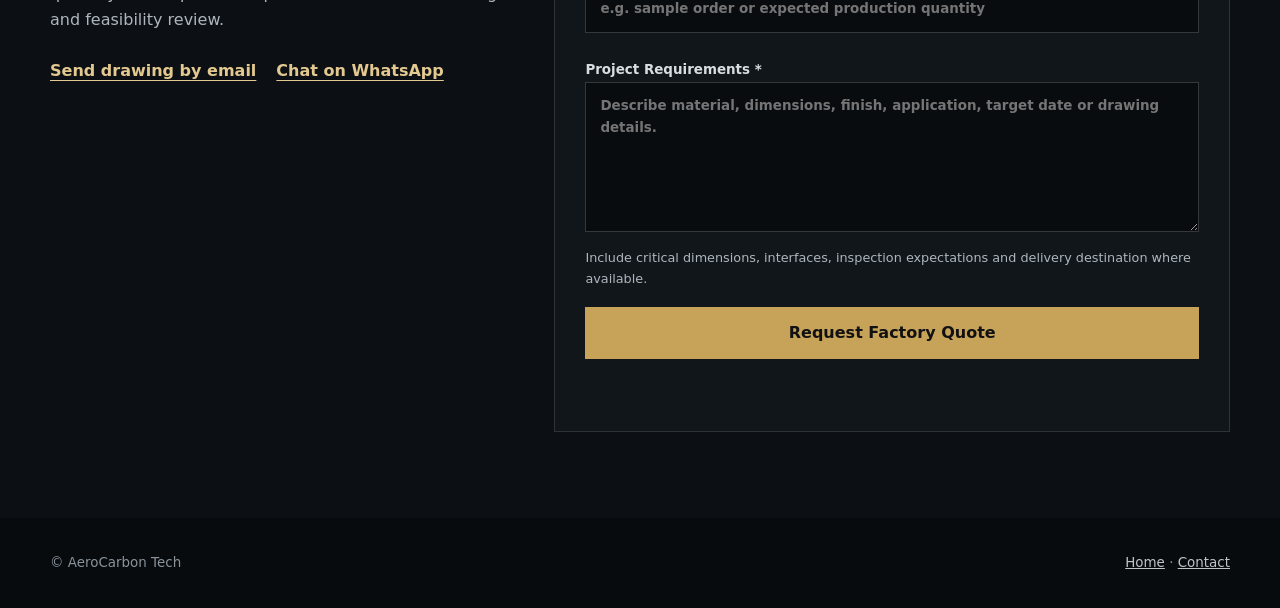
<file: capabilities/index.html>
<!doctype html>
<html lang="en">
<head>
  <meta charset="utf-8">
  <meta name="viewport" content="width=device-width, initial-scale=1">
  <title>Carbon Fiber Sheet Machining &amp; OEM Capabilities | AeroCarbon Tech</title>
  <meta name="description" content="Review carbon fiber sheet supply, CNC cutting, machining, finishing, inspection and drawing-based OEM support for custom composite components.">
  <meta property="og:type" content="website">
  <meta property="og:site_name" content="AeroCarbon Tech">
  <meta property="og:title" content="Carbon Fiber Sheet Machining &amp; OEM Capabilities | AeroCarbon Tech">
  <meta property="og:description" content="Review carbon fiber sheet supply, CNC cutting, machining, finishing, inspection and drawing-based OEM support for custom composite components.">
  <meta property="og:url" content="https://www.aerocarbontech.com/capabilities/">
  <meta property="og:image" content="https://www.aerocarbontech.com/public/images/factory-workshop-hero.webp">
  <meta name="twitter:card" content="summary_large_image">
  <meta name="twitter:title" content="Carbon Fiber Sheet Machining &amp; OEM Capabilities | AeroCarbon Tech">
  <meta name="twitter:description" content="Review carbon fiber sheet supply, CNC cutting, machining, finishing, inspection and drawing-based OEM support for custom composite components.">
  <meta name="twitter:image" content="https://www.aerocarbontech.com/public/images/factory-workshop-hero.webp">
  <meta name="robots" content="index, follow">
  <link rel="canonical" href="https://www.aerocarbontech.com/capabilities/">
  <script type="application/ld+json">{"@context":"https://schema.org","@type":"BreadcrumbList","itemListElement":[{"@type":"ListItem","position":1,"name":"Home","item":"https://www.aerocarbontech.com/"},{"@type":"ListItem","position":2,"name":"Capabilities","item":"https://www.aerocarbontech.com/capabilities/"}]}</script>
  <link rel="stylesheet" href="../phase1-pages.css">
</head>
<body class="capabilities-page">
  <header class="site-header"><div class="wrap nav"><a class="brand" href="../">Aero<span>Carbon</span>Tech</a><nav class="nav-links" aria-label="Primary"><a href="../products/">Products</a><a href="../applications/">Applications</a><a href="./">Capabilities</a><a href="../resources/">Resources</a><a class="button" href="#rfq">Request a quote</a></nav></div></header>
  <main>
    <nav class="wrap breadcrumbs" aria-label="Breadcrumb"><ol><li><a href="../">Home</a></li><li aria-current="page">Capabilities</li></ol></nav>
    <section class="hero">
      <div class="wrap">
        <p class="eyebrow">From material selection to finished components</p>
        <h1>Carbon Fiber Sheet Machining and OEM Manufacturing Capabilities</h1>
        <p class="lede">AeroCarbon Tech supports OEM teams sourcing carbon fiber sheets, machined plates and drawing-based composite components.</p>
        <p class="lede">Project requirements are reviewed around material construction, thickness, geometry, tolerances, surface expectations, quantity and inspection needs. Capability and quotation are confirmed against the current drawing rather than assumed from a general process list.</p>
        <div class="hero-actions"><a class="button" href="#rfq">Send your drawing for review</a><a class="button secondary" href="../applications/">Explore application requirements</a></div>
      </div>
    </section>

    <section class="section alt capabilities-proof">
      <div class="wrap">
        <div class="section-head"><h2>Real factory manufacturing from material to batch delivery</h2><div><p>The Huizhou production base supports carbon fiber sheet preparation, cutting, molding, grinding, CNC machining, spraying and OEM order coordination.</p><p>A June 2026 V-Trust audit records a 5007.95 sqm building area, 35 CNC units, 9 quality staff and the main production processes as in-house. These figures describe the audited factory basis; order-specific capability is still confirmed from the drawing.</p></div></div>
        <div class="media-grid capabilities-proof-grid"><figure class="media-card"><img src="../public/images/process/cnc-workshop-scale.webp" width="1080" height="1920" loading="lazy" alt="Carbon fiber machining workshop with multiple production stations"><figcaption>Multiple production stations demonstrate workshop scale and batch readiness.</figcaption></figure><figure class="media-card"><img src="../public/images/manufacturing/large-format-production-equipment.webp" width="1080" height="864" loading="lazy" alt="Large-format carbon fiber production equipment in the Huizhou factory"><figcaption>Large-format production equipment supports factory preparation and processing requirements.</figcaption></figure><figure class="media-card"><img src="../public/images/process/carbon-sheet-packing-area.webp" width="1080" height="1920" loading="lazy" alt="Carbon fiber sheets organized in the factory packing area"><figcaption>Sheet handling and packing preparation for domestic and export orders.</figcaption></figure></div>
        <div class="grid capabilities-evidence-grid"><article class="card"><h3>Factory and sheet production</h3><p>Projects can begin with full sheets, cut blanks or material prepared for finished-component machining.</p></article><article class="card"><h3>CNC and custom OEM manufacturing</h3><p>Profiles, holes, slots, cut-outs, edges and interfaces are reviewed against the current drawing.</p></article><article class="card"><h3>Quality control</h3><p>Material, dimensions, features, surfaces and requested records are aligned with agreed order requirements.</p></article><article class="card"><h3>Prototype to mass production</h3><p>Sample feedback and controlled revisions support pilot, batch and recurring-production preparation.</p></article></div>
      </div>
    </section>

    <section class="section capability-process">
      <div class="wrap">
        <div class="section-head"><h2>From Material Preparation to Batch Delivery</h2><div><p>AeroCarbon Tech combines material preparation, forming, CNC machining, optional finishing, packing and delivery preparation for carbon fiber sheet, plate and drawing-based OEM projects.</p><p>The required capability route is confirmed for each product form, drawing, finish and order requirement; not every order passes through every module shown below.</p></div></div>
        <div class="capability-process-grid">
          <article class="capability-process-card"><img src="../public/images/process/material-preparation-cutting.webp" width="1080" height="1920" loading="lazy" alt="Carbon fiber material being cut to customer-required dimensions"><div><span class="number">01</span><h3>Material Cutting &amp; Preparation</h3><p>Carbon fiber material is cut and prepared according to drawing dimensions, product form and production requirements.</p></div></article>
          <article class="capability-process-card"><img src="../public/images/process/manual-layup-lamination.webp" width="1080" height="1920" loading="lazy" alt="Operator arranging carbon fiber material into stacked layers"><div><span class="number">02</span><h3>Material Stacking &amp; Layup</h3><p>Prepared carbon fiber material is stacked and arranged according to the required laminate construction, orientation and forming plan.</p></div></article>
          <article class="capability-process-card"><img src="../public/images/process/hot-press-forming.webp" width="1080" height="1920" loading="lazy" alt="Operator working at press-forming equipment for carbon fiber components"><div><span class="number">03</span><h3>Molding &amp; Press Forming</h3><p>Prepared laminates are formed under controlled production conditions for flat sheets and drawing-defined carbon fiber components.</p></div></article>
          <article class="capability-process-card"><img src="../public/images/process/precision-cnc-machining.webp" width="1080" height="1920" loading="lazy" alt="Multi-head CNC equipment machining carbon fiber components"><div><span class="number">04</span><h3>CNC Machining Center</h3><p>CNC machining supports profiles, holes, slots, cut-outs and drawing-defined carbon fiber components.</p></div></article>
          <article class="capability-process-card"><img src="../public/images/process/carbon-fiber-surface-finishing.webp" width="1080" height="1920" loading="lazy" alt="Automated surface finishing line in the Huizhou production workshop"><div><span class="number">05</span><h3>Surface Finishing &amp; Painting</h3><p>Optional manual and automated finishing capabilities support project-specific surface and appearance requirements.</p></div></article>
          <article class="capability-process-card"><img src="../public/images/process/carbon-fiber-packing-delivery.webp" width="1706" height="1279" loading="lazy" alt="Palletized finished orders organized for shipment preparation"><div><span class="number">06</span><h3>Packing &amp; Delivery Preparation</h3><p>Finished orders are packed, organized and prepared for batch shipment according to agreed order and delivery requirements.</p></div></article>
        </div>
        <div class="related"><span>Continue the buying journey</span><a href="../products/">Choose a carbon fiber product</a><a href="../applications/uav-drone/">Review UAV component applications</a><a href="#rfq">Send a drawing for factory review</a></div>
      </div>
    </section>

    <section class="section">
      <div class="wrap">
        <div class="section-head"><h2>Carbon fiber sheets and plates for engineering projects</h2><div><p>Carbon fiber sheets are the primary starting point for many lightweight structural, mechanical and cosmetic components.</p><p>Material selection should consider more than nominal thickness. Fiber orientation, laminate construction, surface finish, flatness expectations, machining details and operating conditions can all affect whether a sheet is suitable for the intended part.</p><p>Projects may begin with standard sheet formats, cut blanks or fully machined components. The appropriate supply format depends on the drawing, required quantity, inspection method and how the customer plans to assemble or finish the part.</p></div></div>
        <div class="card"><h3>Key review points</h3><ul class="checklist"><li>Required thickness and overall sheet size</li><li>Woven or directional laminate expectations</li><li>Cosmetic surface and gloss requirements</li><li>Flatness and thickness tolerance requirements</li><li>Structural and environmental conditions</li><li>Prototype, pilot and recurring order quantities</li></ul></div>
      </div>
    </section>

    <section class="section alt">
      <div class="wrap">
        <div class="section-head"><h2>CNC cutting and machining of carbon fiber plates</h2><div><p>Carbon fiber sheets can be processed into profiles, panels, brackets, frames and other drawing-defined components.</p><p>Machining requirements should identify the features that are functionally critical. Outer profiles, holes and slots can be reviewed from the drawing. Features such as pockets, countersinks, chamfers or controlled-depth machining are evaluated according to the laminate construction, geometry, tolerance and inspection requirements.</p><p>Composite machining is not evaluated in the same way as machining a homogeneous metal part. Fiber breakout, edge quality, laminate construction, tool access and local feature geometry should be reviewed before tolerances are accepted.</p></div></div>
        <div class="two-col">
          <div class="card"><h3>Drawing features for review</h3><ul class="checklist"><li>Cut outer profiles</li><li>Through-holes and mounting patterns</li><li>Slots and internal openings</li><li>Pocket or controlled-depth requirements, subject to review</li><li>Countersink or chamfer requirements, subject to review</li><li>Edge finishing and visual requirements</li></ul></div>
          <div class="card"><h3>Drawing review caution</h3><p>Available tolerances and feature details must be confirmed from the current drawing, material construction and inspection method. No tolerance should be treated as approved until it appears in the quotation or agreed technical documentation.</p></div>
        </div>
      </div>
    </section>

    <section class="section">
      <div class="wrap">
        <div class="section-head"><h2>Complex Drawing-Defined CNC Parts</h2><p>Complex two-dimensional geometry provides visible evidence of drawing-based machining capability without defining a fixed product category.</p></div>
        <div class="two-col">
          <figure class="media-card contain b2b-evidence-card"><img src="../public/images/products/custom-cnc-carbon-fiber-plate.webp" width="1200" height="700" loading="lazy" alt="CNC machined custom carbon fiber plate with complex cutouts"><figcaption>Representative CNC-machined carbon fiber plate with complex cutouts and mounting features.</figcaption></figure>
          <article class="card"><p>Carbon fiber sheet can be CNC machined into complex customer-defined profiles with dense openings, mounting features and repeated geometry.</p><p style="margin-top:16px">Feature feasibility, edge relationships and inspection requirements are reviewed against the current drawing and laminate specification.</p><a href="mailto:sales@aerocarbontech.com?subject=Custom%20CNC%20Carbon%20Fiber%20Drawing">Send Your Drawing</a></article>
        </div>
      </div>
    </section>

    <section class="section">
      <div class="wrap">
        <div class="section-head"><h2>Drawing-based support for custom OEM components</h2><div><p>Many OEM projects require more than an off-the-shelf carbon fiber sheet. Components may need custom geometry, controlled interfaces, revision tracking, packaging instructions or coordination with other parts in an assembly.</p><p>A useful review starts with the latest 2D drawing or 3D model and clearly separates prototype intent from production requirements.</p><p>Early samples may be used to confirm geometry, fit, surface appearance or assembly assumptions. Production expectations should then be documented separately so that a prototype does not become an undefined manufacturing standard.</p></div></div>
        <div class="card"><h3>Project inputs</h3><ul class="checklist"><li>Current drawing revision</li><li>2D drawings and available 3D files</li><li>Critical dimensions and interfaces</li><li>Intended application and load context</li><li>Sample and estimated production quantities</li><li>Required finish, labeling and packaging</li></ul></div>
      </div>
    </section>

    <section class="section alt">
      <div class="wrap">
        <div class="section-head"><h2>Surface appearance, edges and assembly details</h2><div><p>Carbon fiber components may have both functional and visible surfaces. The required appearance should therefore be defined before quotation and sample approval.</p><p>Terms such as “glossy,” “matte” or “clean edge” can be interpreted differently unless supported by reference images, approved samples or measurable acceptance criteria.</p><p>Edges, holes and machined areas may also have different visual characteristics from the original laminate surface. Where appearance is important, the drawing or RFQ should identify visible faces, cosmetic zones and any areas concealed after assembly.</p></div></div>
        <div class="card"><h3>Items to define</h3><ul class="checklist"><li>Visible and non-visible surfaces</li><li>Gloss, matte or other finish expectations</li><li>Weave orientation and cosmetic alignment</li><li>Edge appearance requirements</li><li>Insert, fastener or bonding interfaces</li><li>Protective film and packaging expectations</li></ul></div>
      </div>
    </section>

    <section class="section">
      <div class="wrap">
        <div class="section-head"><h2>Inspection aligned with the drawing</h2><div><p>Inspection requirements should focus on the characteristics that affect fit, function and acceptance.</p><p>Before production, the buyer and supplier should agree which dimensions are critical, how they will be measured, what sampling level is expected and which records are required.</p><p>Not every feature needs the same level of control. A clear inspection plan helps direct attention to mounting interfaces, datums, hole patterns, thickness, overall geometry and cosmetic criteria that matter to the final assembly.</p></div></div>
        <div class="card"><h3>Possible inspection inputs</h3><ul class="checklist"><li>Critical dimension list</li><li>Datum and measurement strategy</li><li>Drawing tolerances</li><li>Visual acceptance criteria</li><li>First-article or sample review requirements</li><li>Requested inspection records or photographs</li></ul></div>
        <p class="notice">Inspection scope and documentation are confirmed according to the project, drawing and commercial agreement. General website information does not constitute a quality commitment for a specific order.</p>
      </div>
    </section>

    <section class="section alt">
      <div class="wrap">
        <div class="section-head"><h2>A clearer RFQ supports a more reliable quotation</h2><p>A quotation can begin with incomplete information, but important assumptions should be identified before sample or production approval.</p></div>
        <div class="two-col">
          <article class="card"><span class="number">01 / DEFINE</span><h3>Share the part definition</h3><p>Provide the latest drawing, dimensions, material expectations, application context and any known critical features.</p></article>
          <article class="card"><span class="number">02 / QUANTITY</span><h3>Confirm quantity and project stage</h3><p>Separate prototype quantity, initial order quantity and expected recurring demand so the manufacturing approach can be reviewed appropriately.</p></article>
          <article class="card"><span class="number">03 / REVIEW</span><h3>Review technical assumptions</h3><p>Material construction, machining details, tolerances, surface requirements and inspection expectations are clarified before commitment.</p></article>
          <article class="card"><span class="number">04 / CONTROL</span><h3>Approve samples and controlled revisions</h3><p>Sample feedback and approved revisions should be documented before recurring production proceeds.</p></article>
        </div>
      </div>
    </section>

    <section class="section">
      <div class="wrap">
        <div class="section-head"><h2>What to include with your carbon fiber RFQ</h2><p>Organizing the available technical and commercial information helps identify open questions and supports a more reliable quotation review.</p></div>
        <div class="two-col">
          <div class="card"><h3>Technical information</h3><ul class="checklist"><li>2D drawing and available 3D model</li><li>Sheet thickness and material preference</li><li>Dimensions, tolerances and datums</li><li>Hole, slot, pocket and edge details</li><li>Surface and cosmetic requirements</li><li>Application and operating environment</li></ul></div>
          <div class="card"><h3>Commercial information</h3><ul class="checklist"><li>Prototype quantity</li><li>Expected production quantity</li><li>Requested delivery schedule</li><li>Delivery destination</li><li>Packaging and labeling requirements</li><li>Inspection or documentation expectations</li></ul></div>
        </div>
        <nav class="related" aria-label="Related pages"><span>Continue exploring</span><a href="../products/carbon-fiber-sheet-plate/">Custom Carbon Fiber Sheets</a><a href="../products/carbon-fiber-rod/">Custom Carbon Fiber Rods</a><a href="../applications/uav-drone/">UAV &amp; Drone Manufacturing</a><a href="../applications/">OEM applications</a><a href="../resources/faq/">Buyer FAQ</a></nav>
      </div>
    </section>

    <section class="cta"><div class="wrap cta-inner"><div><h2>Send the drawing, quantity and application requirements.</h2><p>Our team will review the available information, identify open technical questions and confirm the appropriate next step for quotation.</p></div><a class="button" href="#rfq">Request a factory quotation</a></div></section>
  <section class="rfq-section" id="rfq" aria-labelledby="rfq-heading"><div class="wrap rfq-layout"><div class="rfq-copy"><p class="eyebrow">Request quotation</p><h2 id="rfq-heading">Send Your Carbon Fiber Project Details</h2><p>Send the drawing, dimensions, critical features, quantity and inspection expectations for manufacturing and feasibility review.</p><div class="rfq-channels"><a href="mailto:sales@aerocarbontech.com?subject=Carbon%20Fiber%20RFQ">Send drawing by email</a><a href="https://wa.me/8619556679532?text=Hello%2C%20I%20would%20like%20to%20request%20a%20quotation%20for%20a%20carbon%20fiber%20project." target="_blank" rel="noopener noreferrer">Chat on WhatsApp</a></div></div><form class="rfq-form" action="https://api.web3forms.com/submit" method="POST" data-phase1-rfq><input type="hidden" name="access_key" value="b27f8966-6943-4f60-b869-53003d5de183"><input type="hidden" name="subject" value="New RFQ from aerocarbontech.com"><input type="hidden" name="from_name" value="AeroCarbon Tech Website"><input type="hidden" name="replyto" value=""><input type="checkbox" name="botcheck" style="display:none" tabindex="-1" autocomplete="off"><div class="rfq-field"><label>Company<input name="Company" type="text" placeholder="Your company (optional)" autocomplete="organization"></label></div><div class="rfq-field"><label>Email *<input name="Email" type="email" placeholder="email@company.com" autocomplete="email" required></label></div><div class="rfq-field"><label>Country / Region<input name="Country" type="text" placeholder="Country / region (optional)" autocomplete="country-name"></label></div><div class="rfq-field"><label>Product Type *<select name="Product Type" required><option value="">Select product</option><option>Carbon fiber sheet / plate</option><option>Carbon fiber tube / rod</option><option>CNC carbon fiber part</option><option>Custom OEM project</option></select></label></div><div class="rfq-field full"><label>Quantity *<input name="Quantity" type="text" placeholder="e.g. sample order or expected production quantity" required></label></div><div class="rfq-field full"><label>Project Requirements *<textarea name="Project Requirements" placeholder="Describe material, dimensions, finish, application, target date or drawing details." required></textarea></label><p class="rfq-help">Include critical dimensions, interfaces, inspection expectations and delivery destination where available.</p></div><button class="rfq-submit" type="submit">Request Factory Quote</button><p class="rfq-status" data-rfq-status role="status" aria-live="polite"></p></form></div></section></main>
  <footer class="site-footer"><div class="wrap footer-inner"><span>© AeroCarbon Tech</span><span><a href="../">Home</a> · <a href="#rfq">Contact</a></span></div></footer>
<script src="../scripts/phase1-rfq.js" defer></script></body>
</html>
</file>
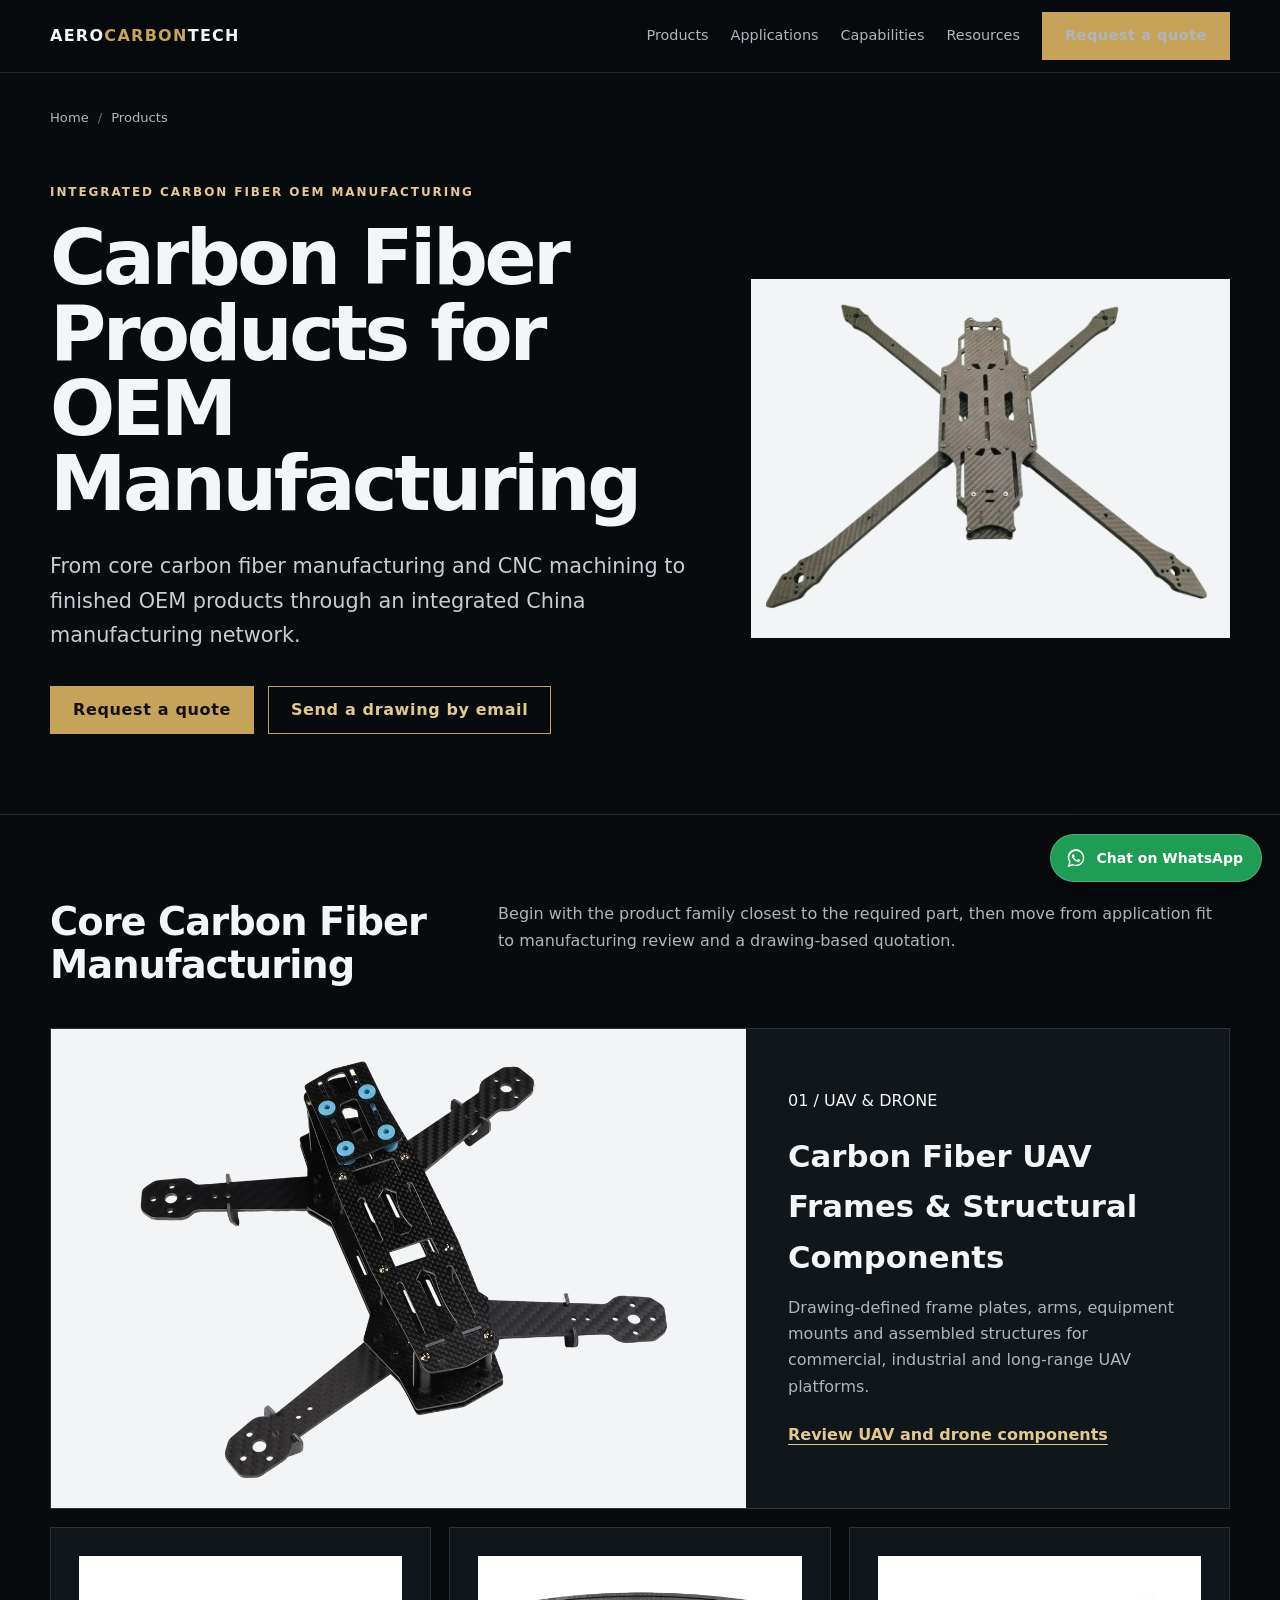
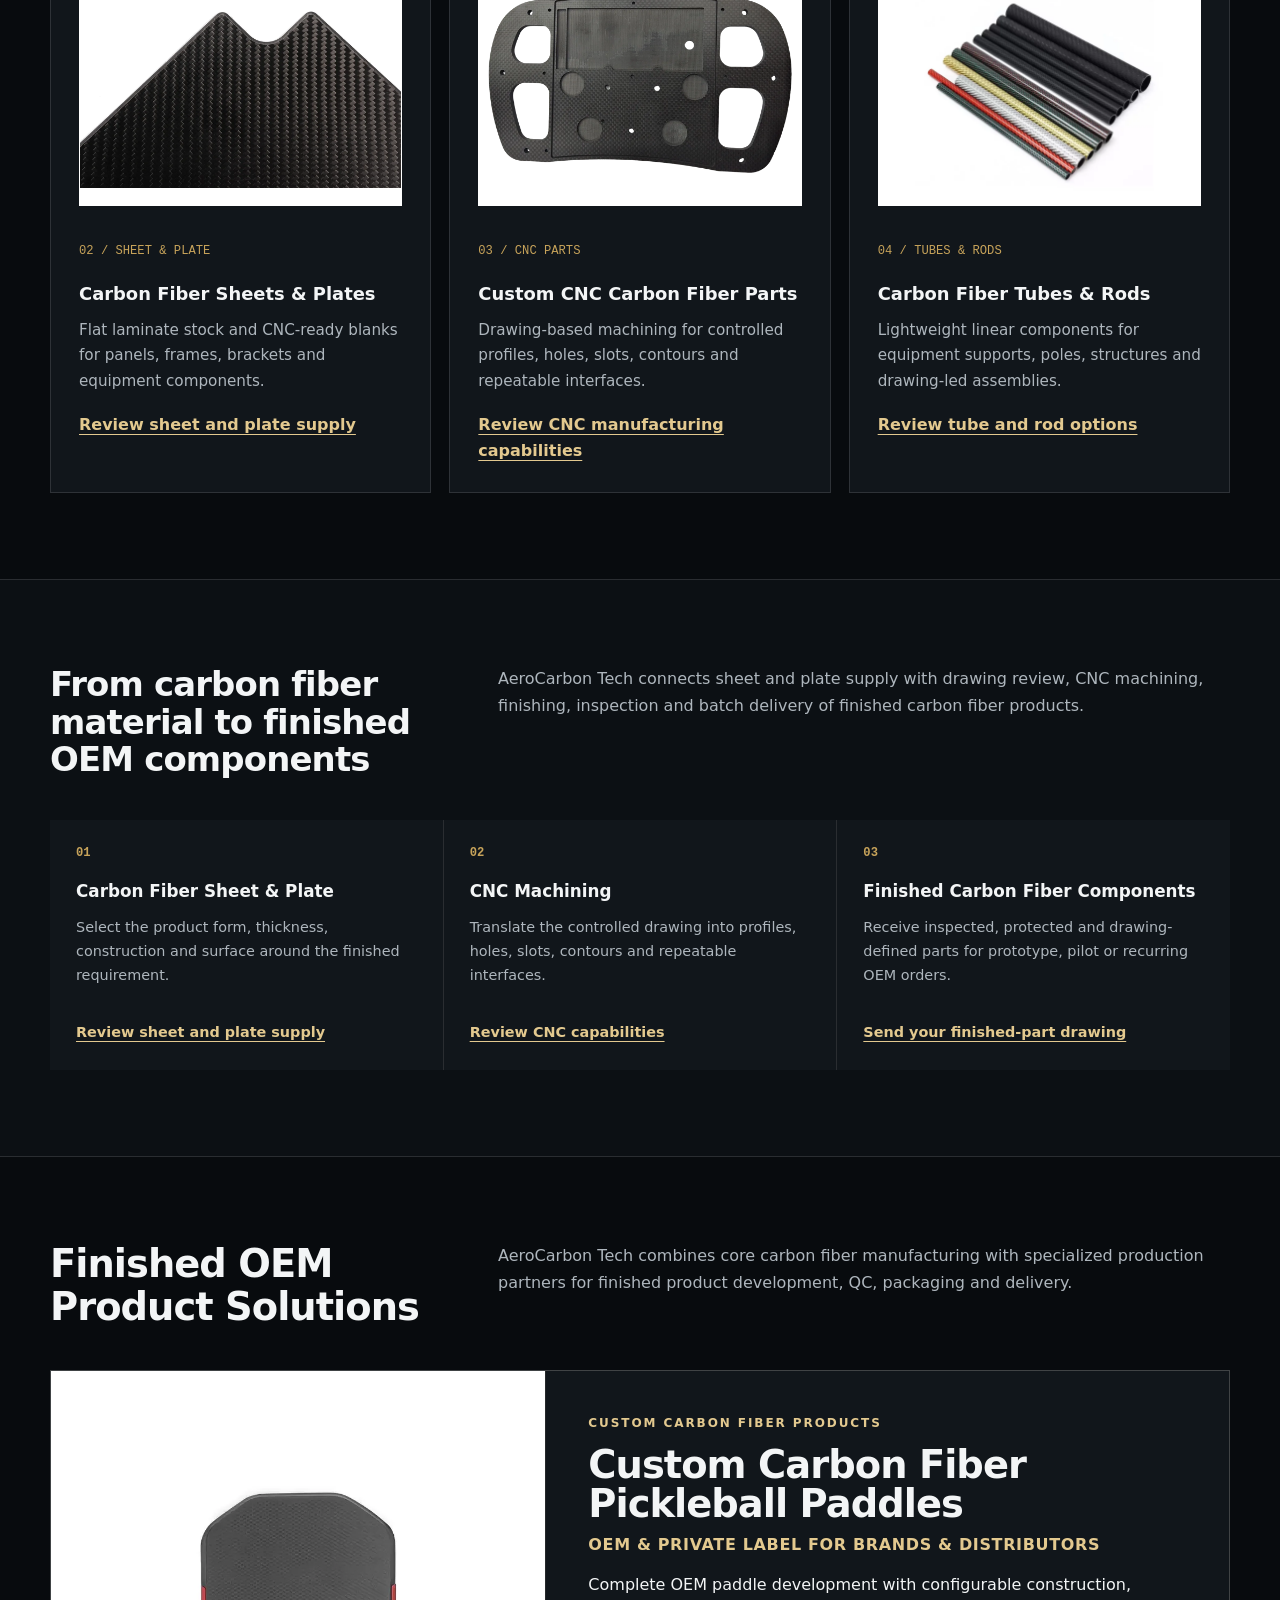
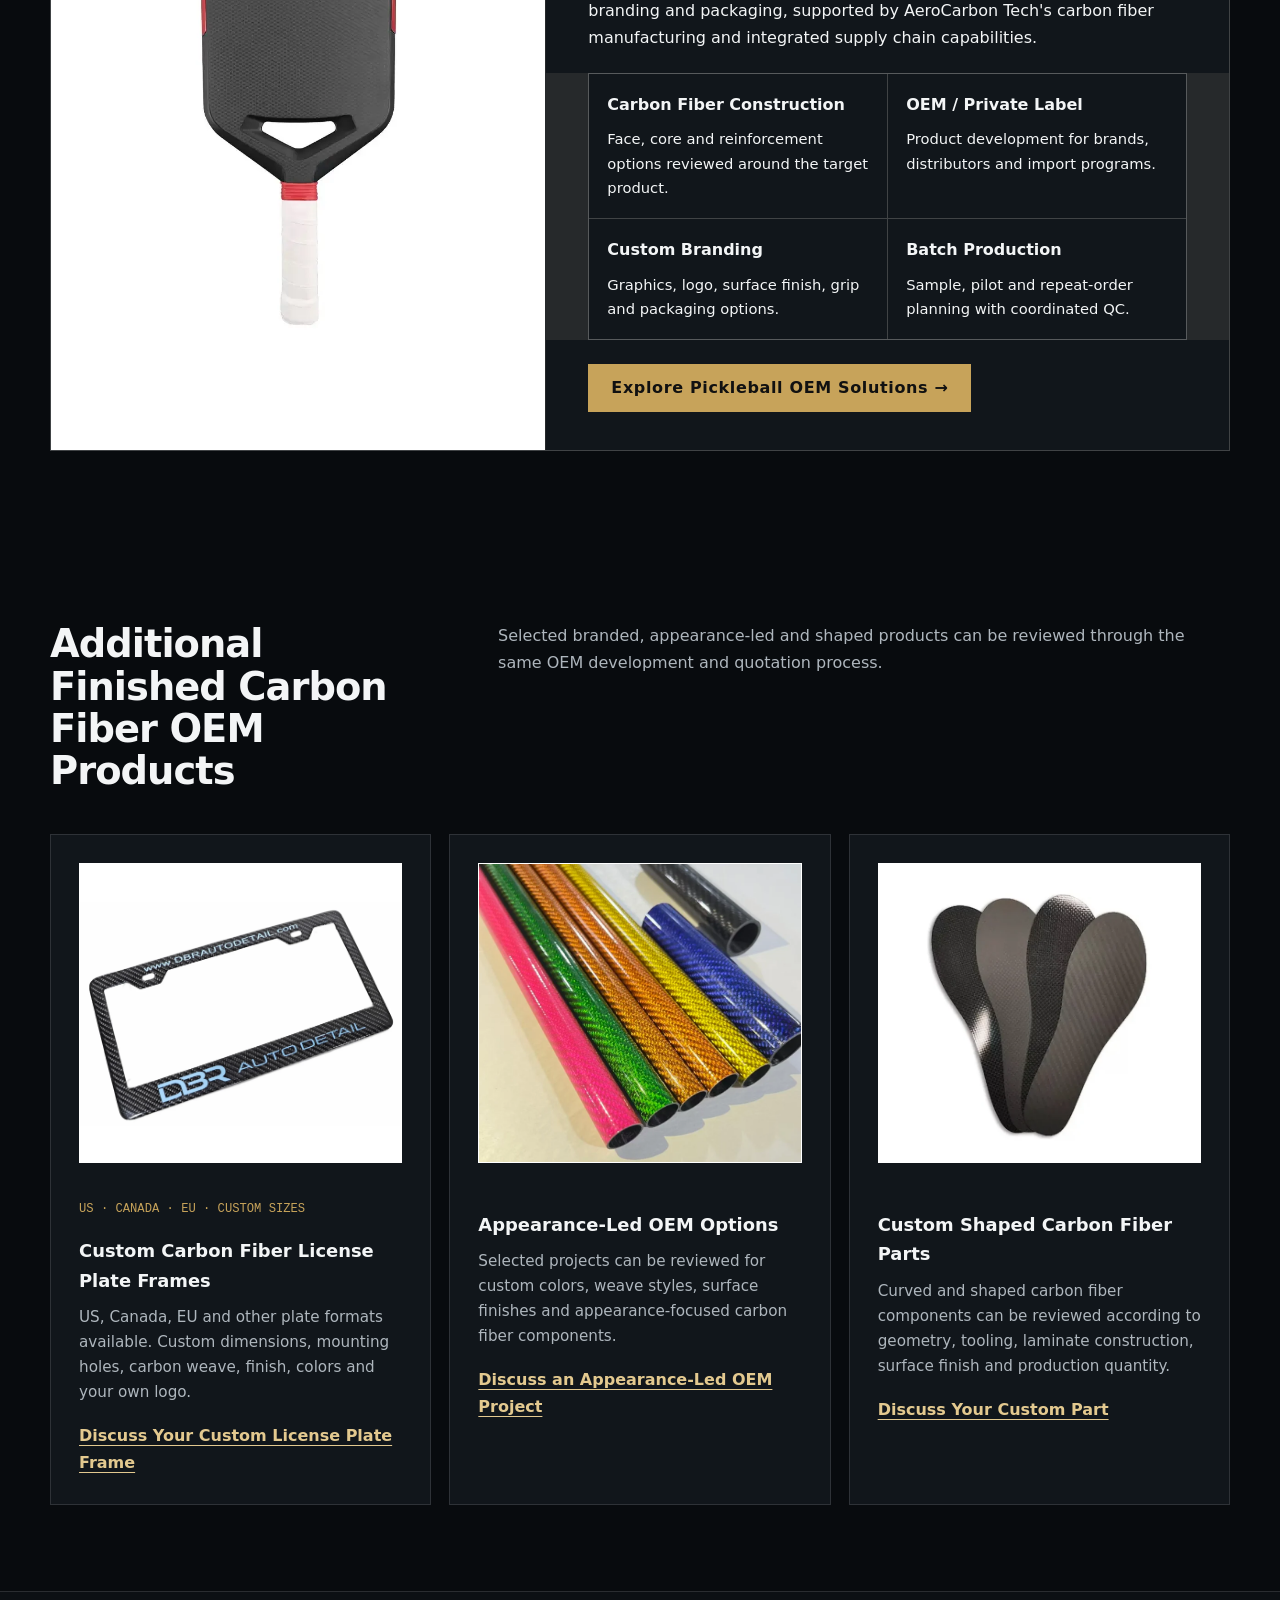
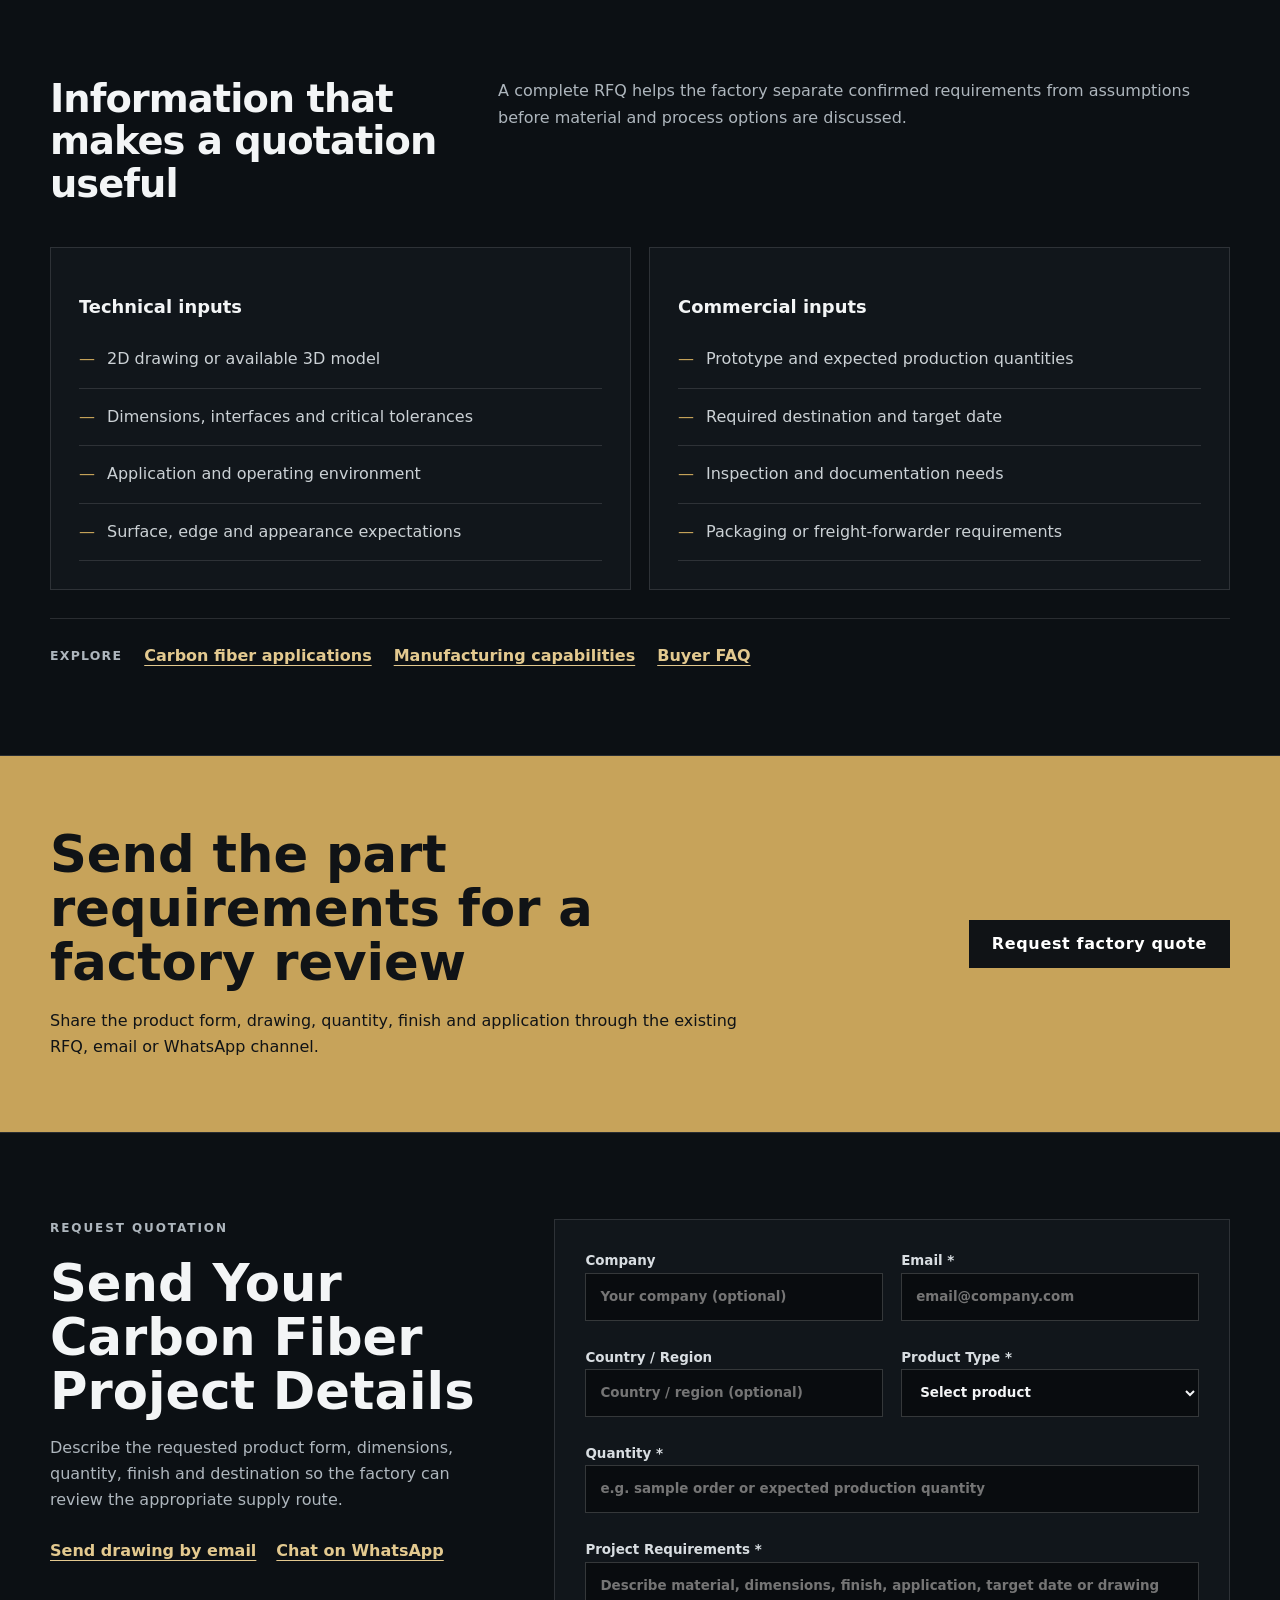
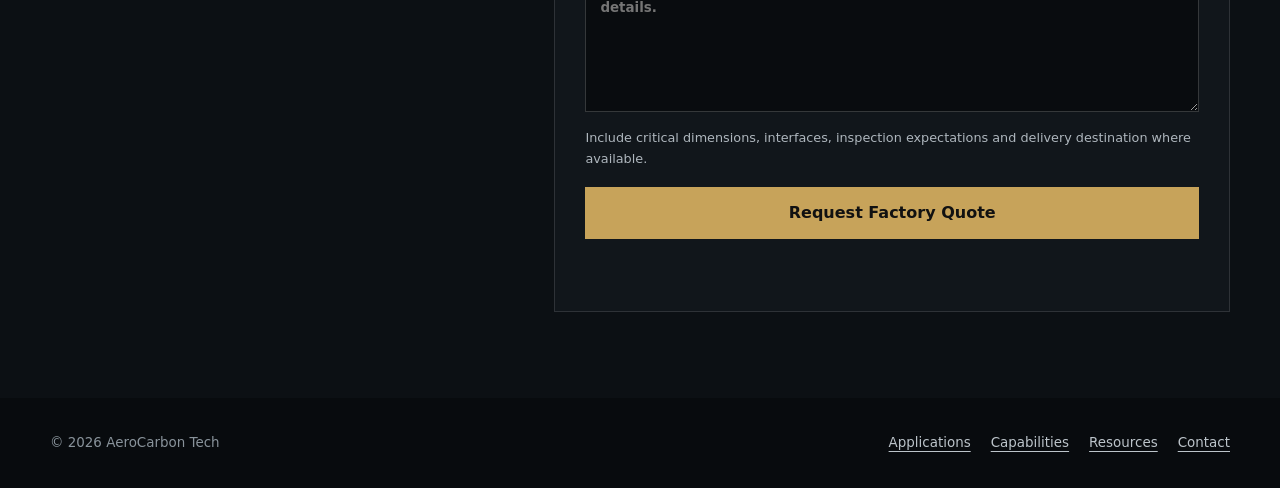
<file: products/index.html>
<!doctype html><html lang="en"><head><meta charset="utf-8"><meta name="viewport" content="width=device-width, initial-scale=1">
<title>Integrated Carbon Fiber OEM Manufacturing | AeroCarbon Tech</title><meta name="description" content="Source carbon fiber materials, CNC components and finished OEM products through AeroCarbon Tech's integrated China manufacturing network.">
  <meta property="og:type" content="website">
  <meta property="og:site_name" content="AeroCarbon Tech">
  <meta property="og:title" content="Integrated Carbon Fiber OEM Manufacturing | AeroCarbon Tech">
  <meta property="og:description" content="Source carbon fiber materials, CNC components and finished OEM products through AeroCarbon Tech's integrated China manufacturing network.">
  <meta property="og:url" content="https://www.aerocarbontech.com/products/">
  <meta property="og:image" content="https://www.aerocarbontech.com/public/images/factory-workshop-hero.webp">
  <meta name="twitter:card" content="summary_large_image">
  <meta name="twitter:title" content="Integrated Carbon Fiber OEM Manufacturing | AeroCarbon Tech">
  <meta name="twitter:description" content="Source carbon fiber materials, CNC components and finished OEM products through AeroCarbon Tech's integrated China manufacturing network.">
  <meta name="twitter:image" content="https://www.aerocarbontech.com/public/images/factory-workshop-hero.webp"><meta name="robots" content="index, follow"><link rel="canonical" href="https://www.aerocarbontech.com/products/"><script type="application/ld+json">{"@context":"https://schema.org","@type":"BreadcrumbList","itemListElement":[{"@type":"ListItem","position":1,"name":"Home","item":"https://www.aerocarbontech.com/"},{"@type":"ListItem","position":2,"name":"Products","item":"https://www.aerocarbontech.com/products/"}]}</script><link rel="stylesheet" href="../phase1-pages.css"><style>.products-hero-media,.products-card-media{aspect-ratio:4/3;height:auto;object-fit:cover;object-position:center}</style></head>
<body class="products-page"><header class="site-header"><div class="wrap nav"><a class="brand" href="../">Aero<span>Carbon</span>Tech</a><nav class="nav-links" aria-label="Primary"><a href="./">Products</a><a href="../applications/">Applications</a><a href="../capabilities/">Capabilities</a><a href="../resources/">Resources</a><a class="button" href="#rfq">Request a quote</a></nav></div></header><main>
<nav class="wrap breadcrumbs" aria-label="Breadcrumb"><ol><li><a href="../">Home</a></li><li aria-current="page">Products</li></ol></nav>
<section class="hero"><div class="wrap hero-grid"><div><p class="eyebrow">Integrated Carbon Fiber OEM Manufacturing</p><h1>Carbon Fiber Products for OEM Manufacturing</h1><p class="lede">From core carbon fiber manufacturing and CNC machining to finished OEM products through an integrated China manufacturing network.</p><div class="hero-actions"><a class="button" href="#rfq">Request a quote</a><a class="button secondary" href="mailto:sales@aerocarbontech.com?subject=Carbon%20Fiber%20Product%20RFQ">Send a drawing by email</a></div></div><img class="hero-image products-hero-media product-media-contain" src="../public/images/products/large-carbon-fiber-drone-frame.webp" width="1104" height="736" alt="Large carbon fiber UAV frame manufactured for an OEM drone project"></div></section>
<section class="section"><div class="wrap"><div class="section-head"><h2>Core Carbon Fiber Manufacturing</h2><p>Begin with the product family closest to the required part, then move from application fit to manufacturing review and a drawing-based quotation.</p></div>
<article class="featured-uav-card"><img src="../public/images/products/custom-carbon-fiber-uav-frame.webp" width="1217" height="811" loading="lazy" alt="Custom carbon fiber UAV frame with machined plates and structural arms"><div class="featured-uav-copy"><span class="number">01 / UAV &amp; DRONE</span><h3>Carbon Fiber UAV Frames &amp; Structural Components</h3><p>Drawing-defined frame plates, arms, equipment mounts and assembled structures for commercial, industrial and long-range UAV platforms.</p><a href="../applications/uav-drone/">Review UAV and drone components</a></div></article>
<div class="grid featured-product-grid"><article class="card"><img class="card-media product-media-contain" src="../public/images/products/3k-twill-carbon-fiber-sheet.webp" width="1200" height="800" loading="lazy" alt="3K twill carbon fiber sheet with a finished edge detail"><span class="number">02 / SHEET &amp; PLATE</span><h3>Carbon Fiber Sheets &amp; Plates</h3><p>Flat laminate stock and CNC-ready blanks for panels, frames, brackets and equipment components.</p><a href="carbon-fiber-sheet-plate/">Review sheet and plate supply</a></article><article class="card"><img class="card-media product-media-contain" src="../public/images/products/custom-cnc-carbon-fiber-control-panel.webp" width="1200" height="800" loading="lazy" alt="Custom CNC-machined carbon fiber control panel with holes and recessed features"><span class="number">03 / CNC PARTS</span><h3>Custom CNC Carbon Fiber Parts</h3><p>Drawing-based machining for controlled profiles, holes, slots, contours and repeatable interfaces.</p><a href="../capabilities/">Review CNC manufacturing capabilities</a></article><article class="card"><img class="card-media product-media-contain" src="../public/images/products/carbon-fiber-tubes-rods-oem.webp" width="1000" height="1000" loading="lazy" alt="Round carbon fiber tubes and rods in multiple diameters and finishes"><span class="number">04 / TUBES &amp; RODS</span><h3>Carbon Fiber Tubes &amp; Rods</h3><p>Lightweight linear components for equipment supports, poles, structures and drawing-led assemblies.</p><a href="carbon-fiber-rod/">Review tube and rod options</a></article></div></div></section>
<section class="section alt products-process"><div class="wrap"><div class="section-head"><h2>From carbon fiber material to finished OEM components</h2><p>AeroCarbon Tech connects sheet and plate supply with drawing review, CNC machining, finishing, inspection and batch delivery of finished carbon fiber products.</p></div><div class="process-list product-process-list"><article class="process-step"><span class="number">01</span><h3>Carbon Fiber Sheet &amp; Plate</h3><p>Select the product form, thickness, construction and surface around the finished requirement.</p><a href="carbon-fiber-sheet-plate/">Review sheet and plate supply</a></article><article class="process-step"><span class="number">02</span><h3>CNC Machining</h3><p>Translate the controlled drawing into profiles, holes, slots, contours and repeatable interfaces.</p><a href="../capabilities/">Review CNC capabilities</a></article><article class="process-step"><span class="number">03</span><h3>Finished Carbon Fiber Components</h3><p>Receive inspected, protected and drawing-defined parts for prototype, pilot or recurring OEM orders.</p><a href="#rfq">Send your finished-part drawing</a></article></div></div></section>
<section class="section" id="custom-carbon-fiber-pickleball-paddles"><div class="wrap"><div class="section-head"><h2>Finished OEM Product Solutions</h2><p>AeroCarbon Tech combines core carbon fiber manufacturing with specialized production partners for finished product development, QC, packaging and delivery.</p></div><div class="pickleball-product"><div class="pickleball-product-intro"><span class="eyebrow">CUSTOM CARBON FIBER PRODUCTS</span><h2>Custom Carbon Fiber Pickleball Paddles</h2><h3>OEM &amp; Private Label for Brands &amp; Distributors</h3><p>Complete OEM paddle development with configurable construction, branding and packaging, supported by AeroCarbon Tech&apos;s carbon fiber manufacturing and integrated supply chain capabilities.</p></div><div class="pickleball-product-media"><img src="../public/images/products/pickleball/custom-carbon-fiber-pickleball-paddle.webp" width="800" height="800" loading="lazy" alt="Unbranded carbon fiber pickleball paddle available for OEM development"></div><div class="pickleball-feature-grid"><article class="pickleball-feature"><h3>Carbon Fiber Construction</h3><p>Face, core and reinforcement options reviewed around the target product.</p></article><article class="pickleball-feature"><h3>OEM / Private Label</h3><p>Product development for brands, distributors and import programs.</p></article><article class="pickleball-feature"><h3>Custom Branding</h3><p>Graphics, logo, surface finish, grip and packaging options.</p></article><article class="pickleball-feature"><h3>Batch Production</h3><p>Sample, pilot and repeat-order planning with coordinated QC.</p></article></div><div class="pickleball-cta"><a class="button" href="pickleball-paddles/">Explore Pickleball OEM Solutions →</a></div></div></div></section>
<section class="section"><div class="wrap"><div class="section-head"><h2>Additional Finished Carbon Fiber OEM Products</h2><p>Selected branded, appearance-led and shaped products can be reviewed through the same OEM development and quotation process.</p></div><div class="grid additional-product-grid"><article class="card"><img class="card-media oem-card-media oem-license-media" src="../public/images/products/custom-carbon-fiber-license-plate-frame-logo.webp" width="1400" height="1050" loading="lazy" alt="Custom-logo carbon fiber license plate frame for private-label OEM supply"><span class="number">US · CANADA · EU · CUSTOM SIZES</span><h3>Custom Carbon Fiber License Plate Frames</h3><p>US, Canada, EU and other plate formats available. Custom dimensions, mounting holes, carbon weave, finish, colors and your own logo.</p><a href="#rfq">Discuss Your Custom License Plate Frame</a></article><article class="card"><img class="card-media oem-card-media oem-tubes-media" src="../public/images/products/colored-carbon-fiber-tube-options.webp" width="825" height="900" loading="lazy" alt="Colored carbon fiber tube options for custom OEM projects"><h3>Appearance-Led OEM Options</h3><p>Selected projects can be reviewed for custom colors, weave styles, surface finishes and appearance-focused carbon fiber components.</p><a href="#rfq">Discuss an Appearance-Led OEM Project</a></article><article class="card"><img class="card-media oem-card-media oem-shaped-media" src="../public/images/products/custom-shaped-carbon-fiber-parts.webp" width="620" height="650" loading="lazy" alt="Custom shaped and molded carbon fiber component examples"><h3>Custom Shaped Carbon Fiber Parts</h3><p>Curved and shaped carbon fiber components can be reviewed according to geometry, tooling, laminate construction, surface finish and production quantity.</p><a href="#rfq">Discuss Your Custom Part</a></article></div></div></section>
<section class="section alt"><div class="wrap"><div class="section-head"><h2>Information that makes a quotation useful</h2><p>A complete RFQ helps the factory separate confirmed requirements from assumptions before material and process options are discussed.</p></div><div class="two-col"><div class="card"><h3>Technical inputs</h3><ul class="checklist"><li>2D drawing or available 3D model</li><li>Dimensions, interfaces and critical tolerances</li><li>Application and operating environment</li><li>Surface, edge and appearance expectations</li></ul></div><div class="card"><h3>Commercial inputs</h3><ul class="checklist"><li>Prototype and expected production quantities</li><li>Required destination and target date</li><li>Inspection and documentation needs</li><li>Packaging or freight-forwarder requirements</li></ul></div></div><div class="related"><span>Explore</span><a href="../applications/">Carbon fiber applications</a><a href="../capabilities/">Manufacturing capabilities</a><a href="../resources/faq/">Buyer FAQ</a></div></div></section>
<section class="cta"><div class="wrap cta-inner"><div><h2>Send the part requirements for a factory review</h2><p>Share the product form, drawing, quantity, finish and application through the existing RFQ, email or WhatsApp channel.</p></div><a class="button" href="#rfq">Request factory quote</a></div></section><section class="rfq-section" id="rfq" aria-labelledby="rfq-heading"><div class="wrap rfq-layout"><div class="rfq-copy"><p class="eyebrow">Request quotation</p><h2 id="rfq-heading">Send Your Carbon Fiber Project Details</h2><p>Describe the requested product form, dimensions, quantity, finish and destination so the factory can review the appropriate supply route.</p><div class="rfq-channels"><a href="mailto:sales@aerocarbontech.com?subject=Carbon%20Fiber%20RFQ">Send drawing by email</a><a href="https://wa.me/8619556679532?text=Hello%2C%20I%20would%20like%20to%20request%20a%20quotation%20for%20a%20carbon%20fiber%20project." target="_blank" rel="noopener noreferrer">Chat on WhatsApp</a></div></div><form class="rfq-form" action="https://api.web3forms.com/submit" method="POST" data-phase1-rfq><input type="hidden" name="access_key" value="b27f8966-6943-4f60-b869-53003d5de183"><input type="hidden" name="subject" value="New RFQ from aerocarbontech.com"><input type="hidden" name="from_name" value="AeroCarbon Tech Website"><input type="hidden" name="replyto" value=""><input type="checkbox" name="botcheck" style="display:none" tabindex="-1" autocomplete="off"><div class="rfq-field"><label>Company<input name="Company" type="text" placeholder="Your company (optional)" autocomplete="organization"></label></div><div class="rfq-field"><label>Email *<input name="Email" type="email" placeholder="email@company.com" autocomplete="email" required></label></div><div class="rfq-field"><label>Country / Region<input name="Country" type="text" placeholder="Country / region (optional)" autocomplete="country-name"></label></div><div class="rfq-field"><label>Product Type *<select name="Product Type" required><option value="">Select product</option><option>Carbon fiber sheet / plate</option><option>Carbon fiber tube / rod</option><option>CNC carbon fiber part</option><option>Custom OEM project</option></select></label></div><div class="rfq-field full"><label>Quantity *<input name="Quantity" type="text" placeholder="e.g. sample order or expected production quantity" required></label></div><div class="rfq-field full"><label>Project Requirements *<textarea name="Project Requirements" placeholder="Describe material, dimensions, finish, application, target date or drawing details." required></textarea></label><p class="rfq-help">Include critical dimensions, interfaces, inspection expectations and delivery destination where available.</p></div><button class="rfq-submit" type="submit">Request Factory Quote</button><p class="rfq-status" data-rfq-status role="status" aria-live="polite"></p></form></div></section></main>
<footer class="site-footer"><div class="wrap footer-inner"><span>© 2026 AeroCarbon Tech</span><div class="footer-links"><a href="../applications/">Applications</a><a href="../capabilities/">Capabilities</a><a href="../resources/">Resources</a><a href="#rfq">Contact</a></div></div></footer><script src="../scripts/phase1-rfq.js" defer></script></body></html>
</file>
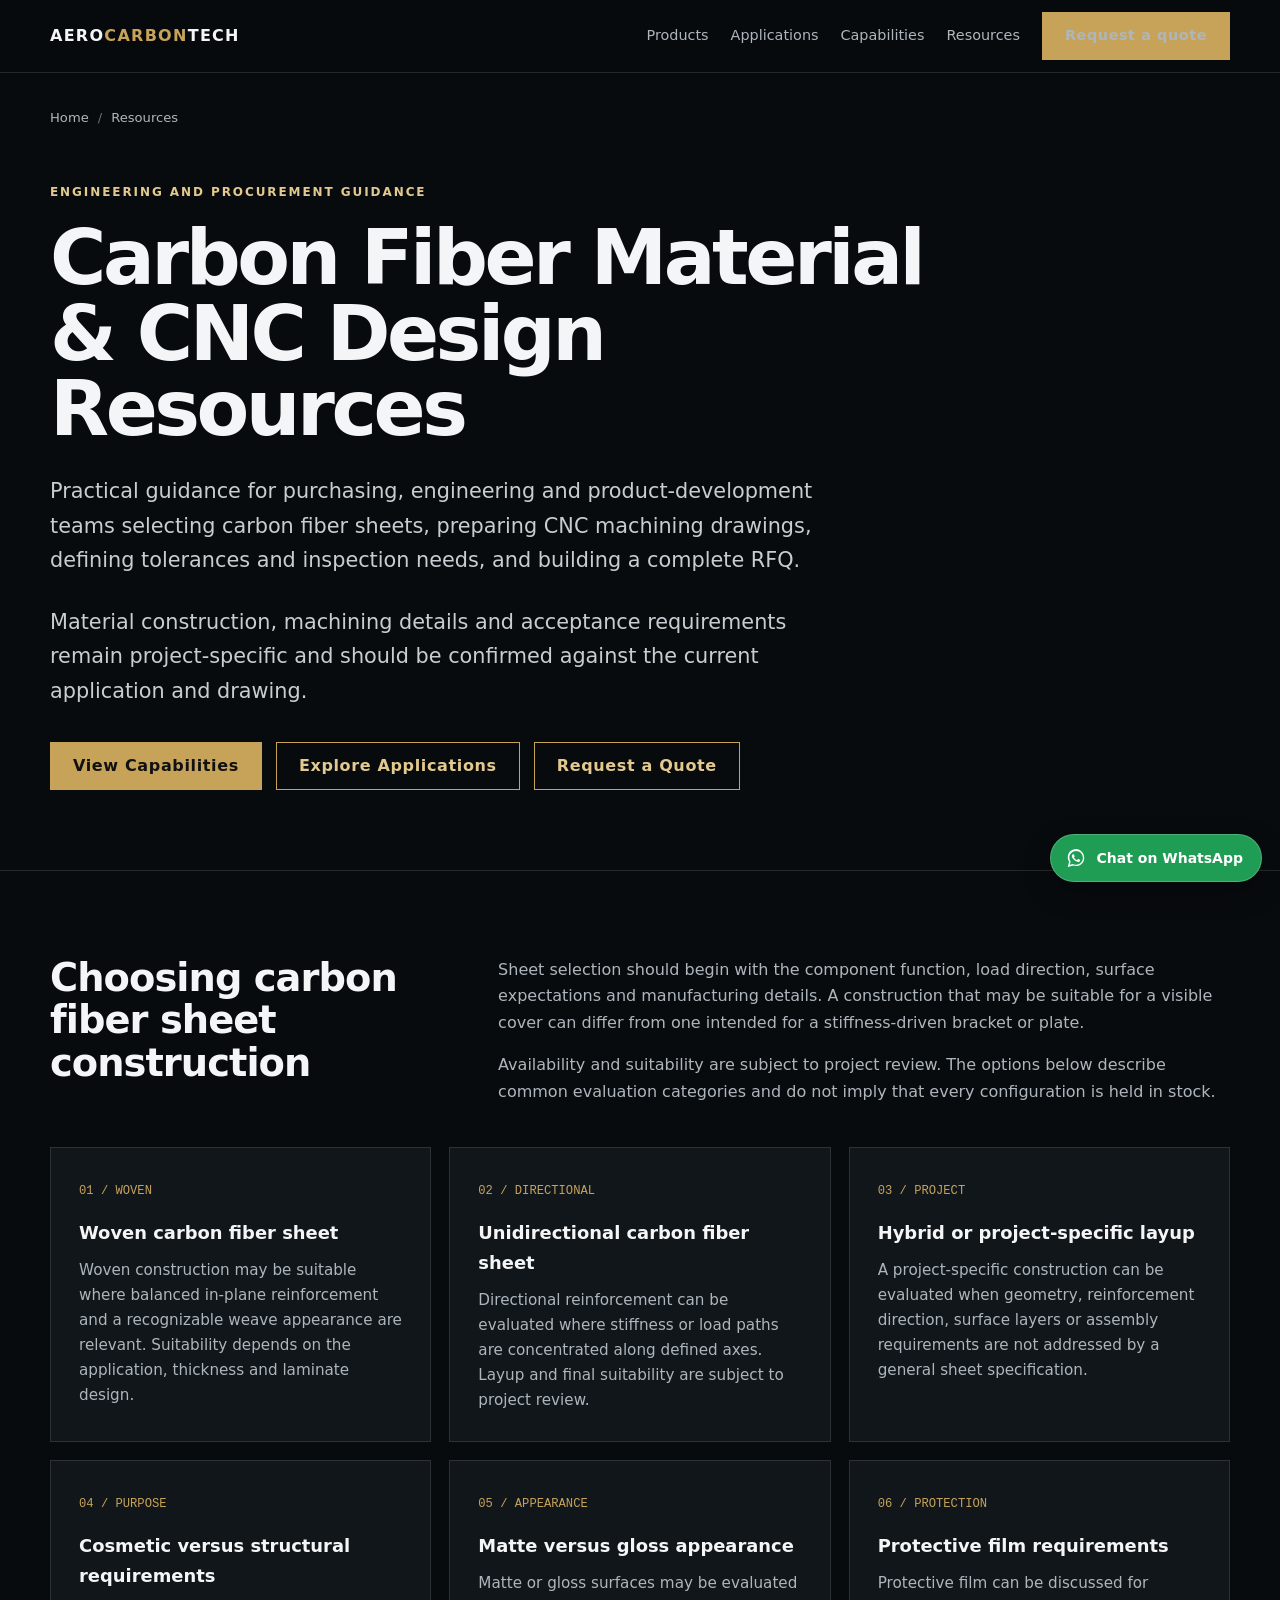
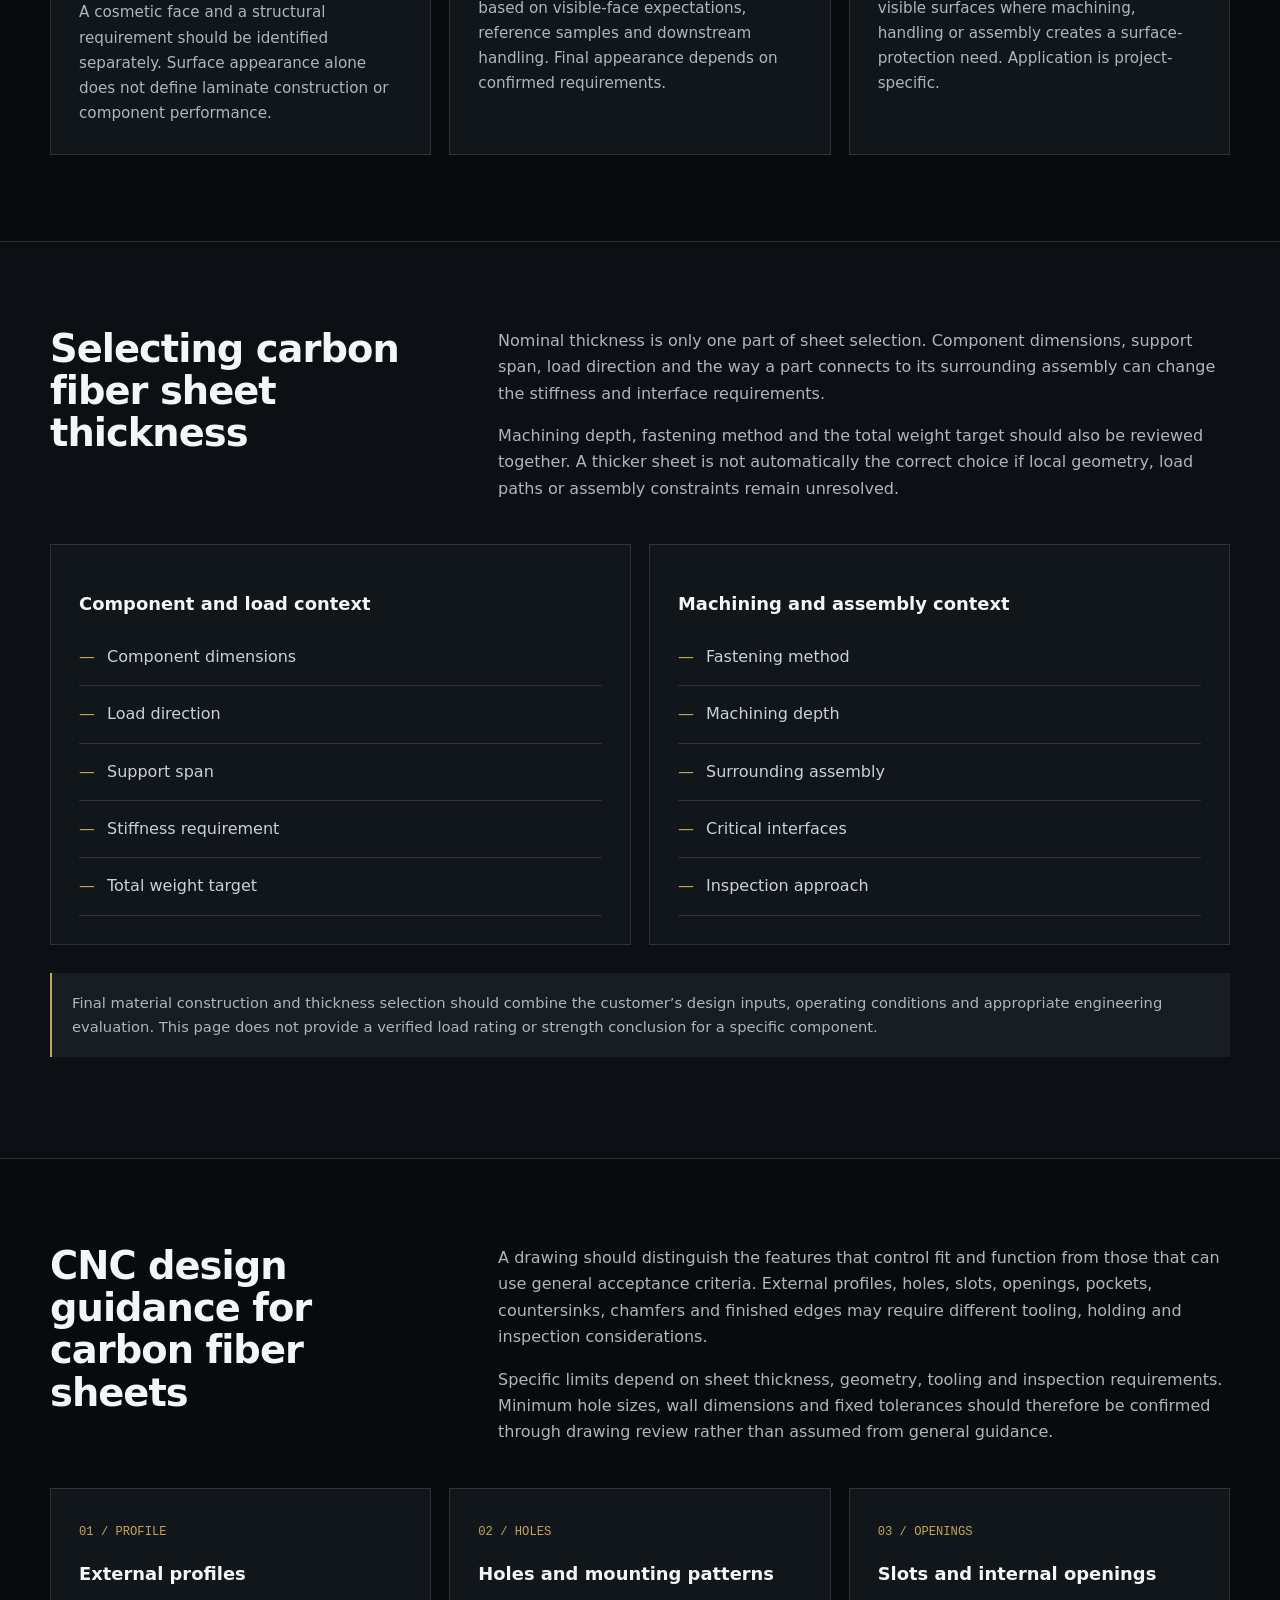
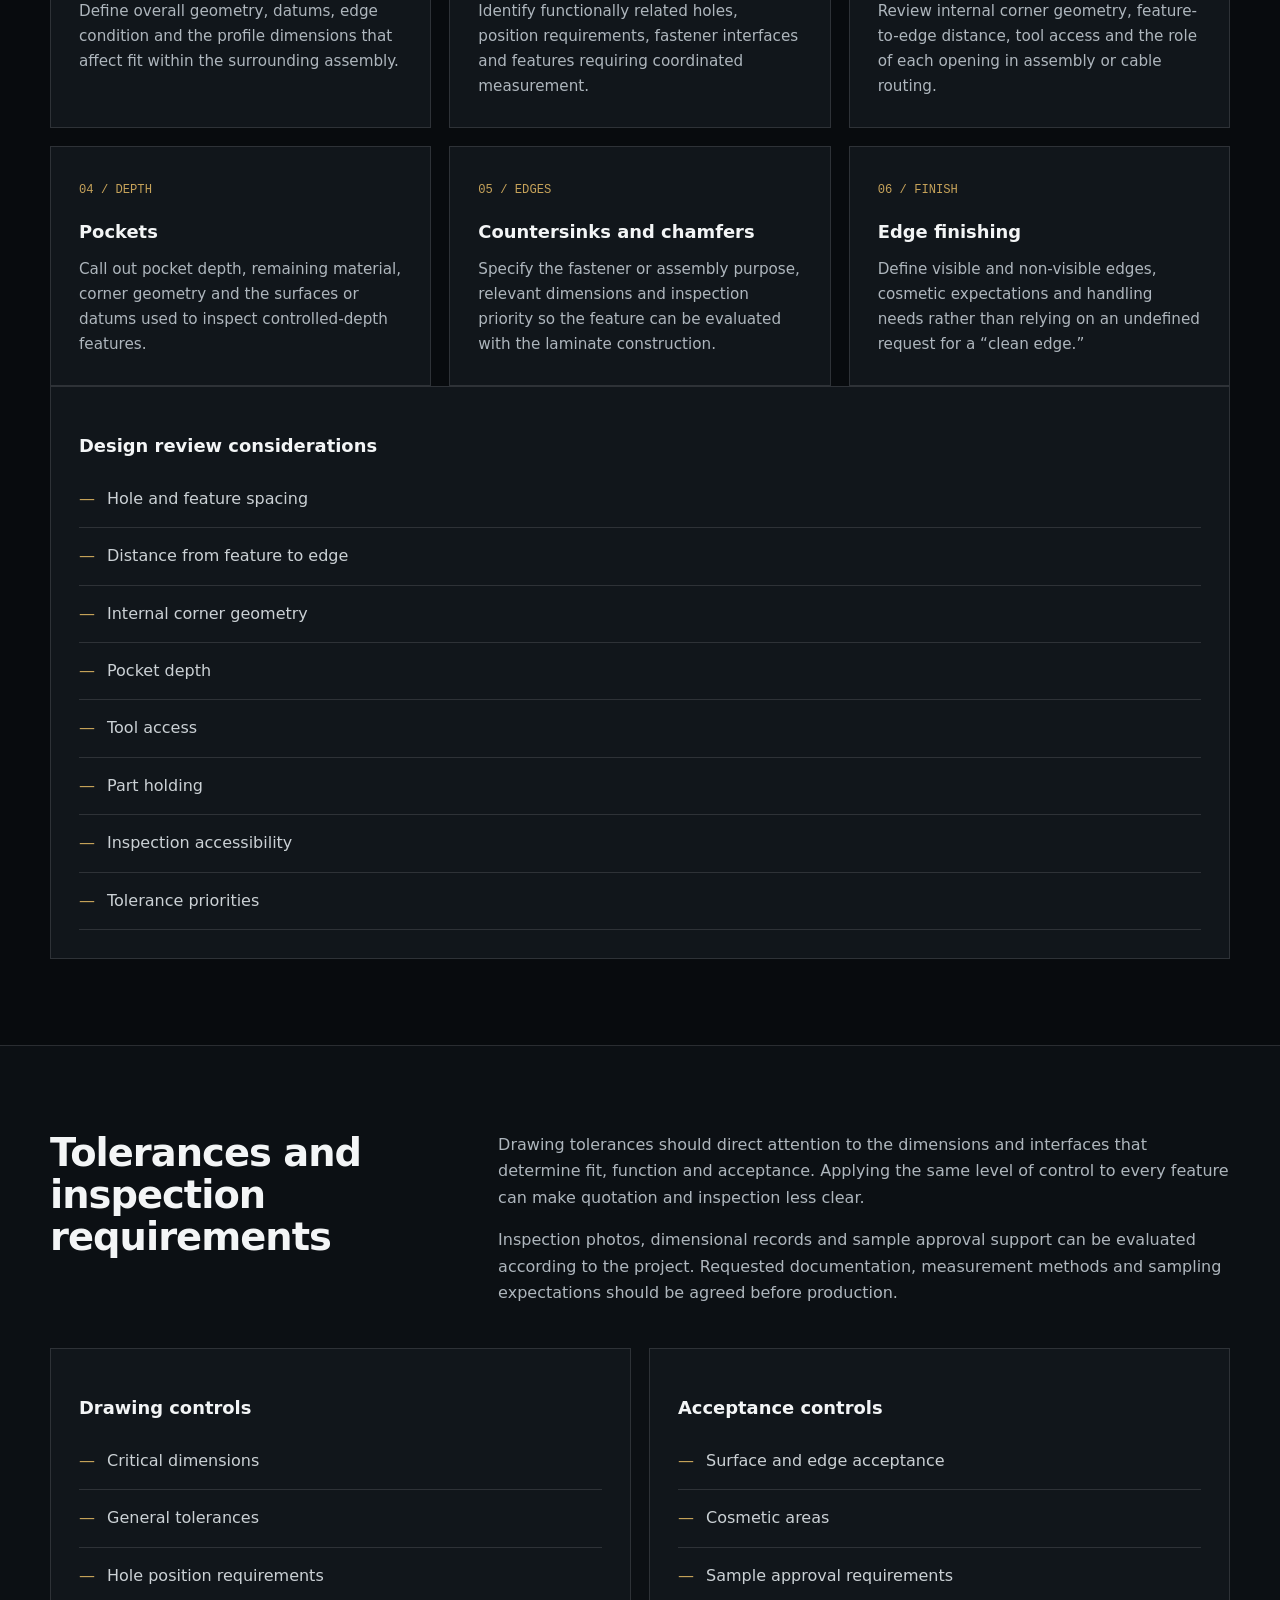
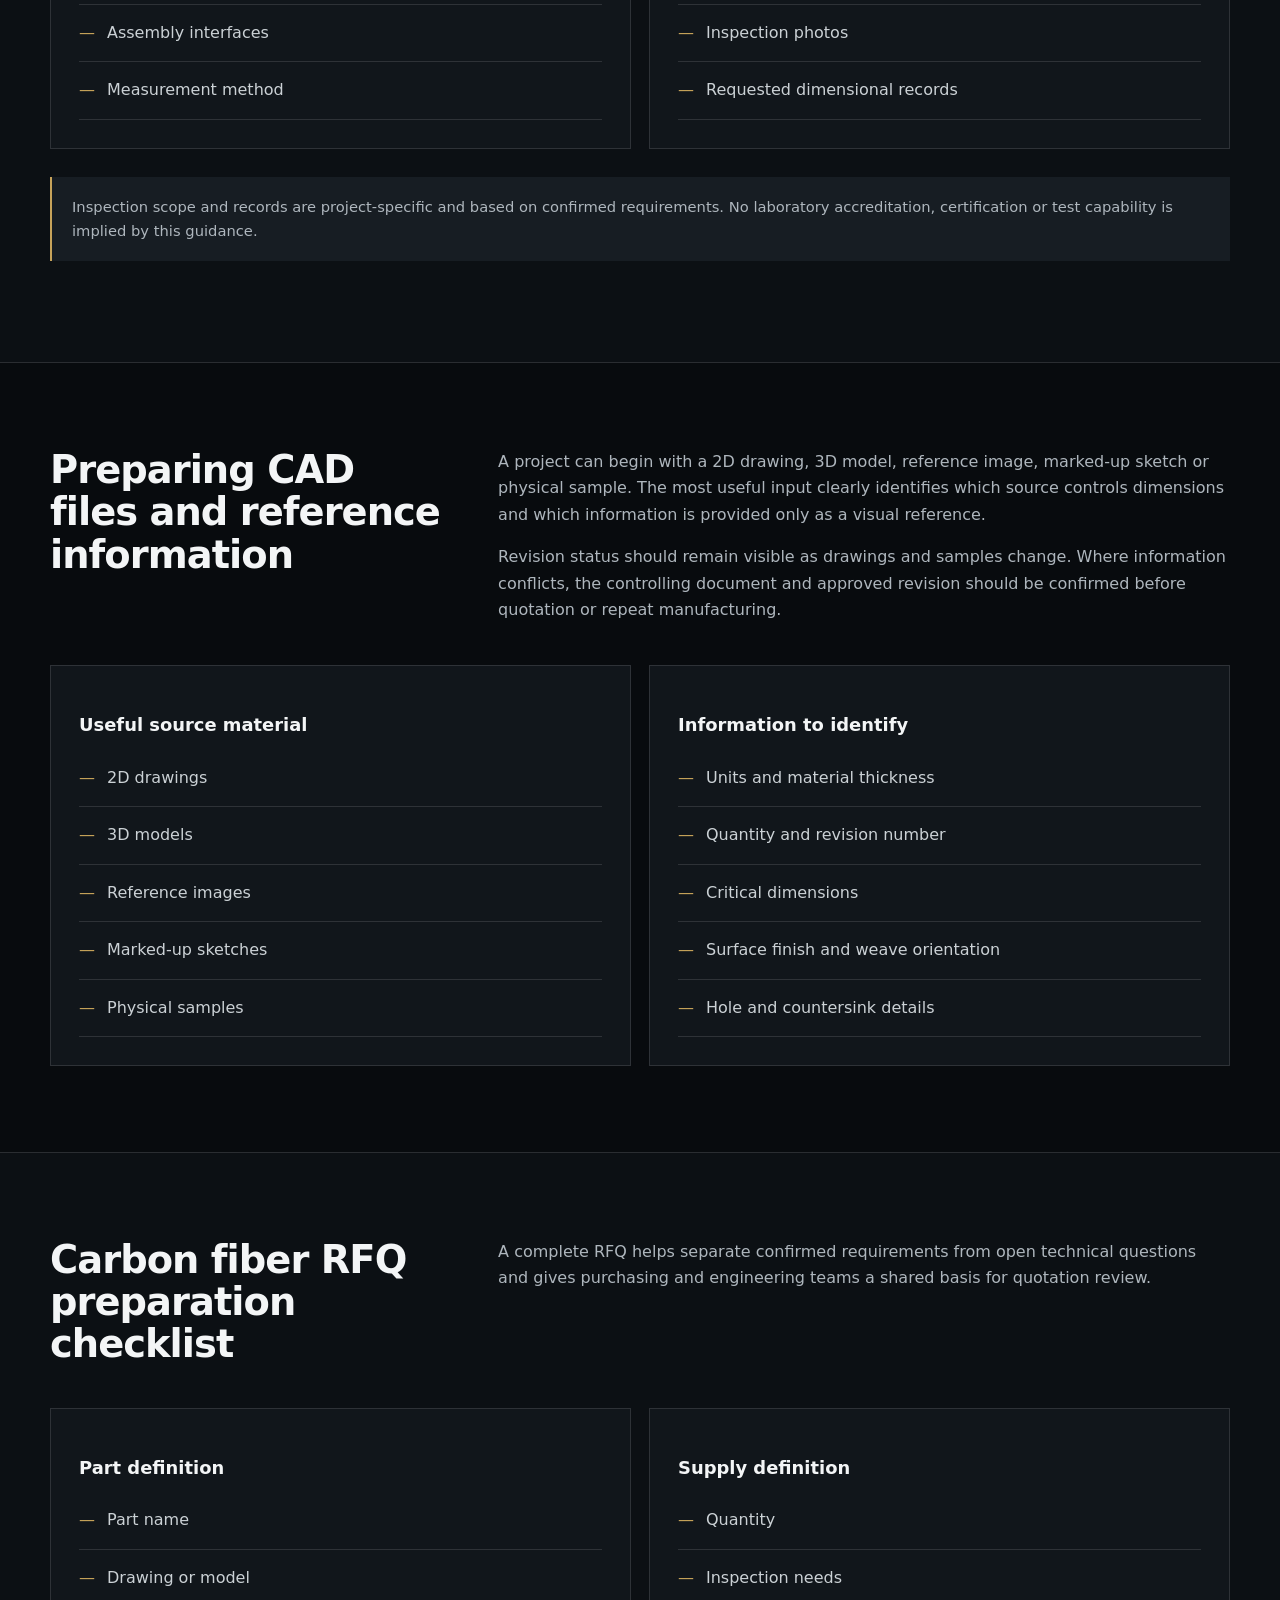
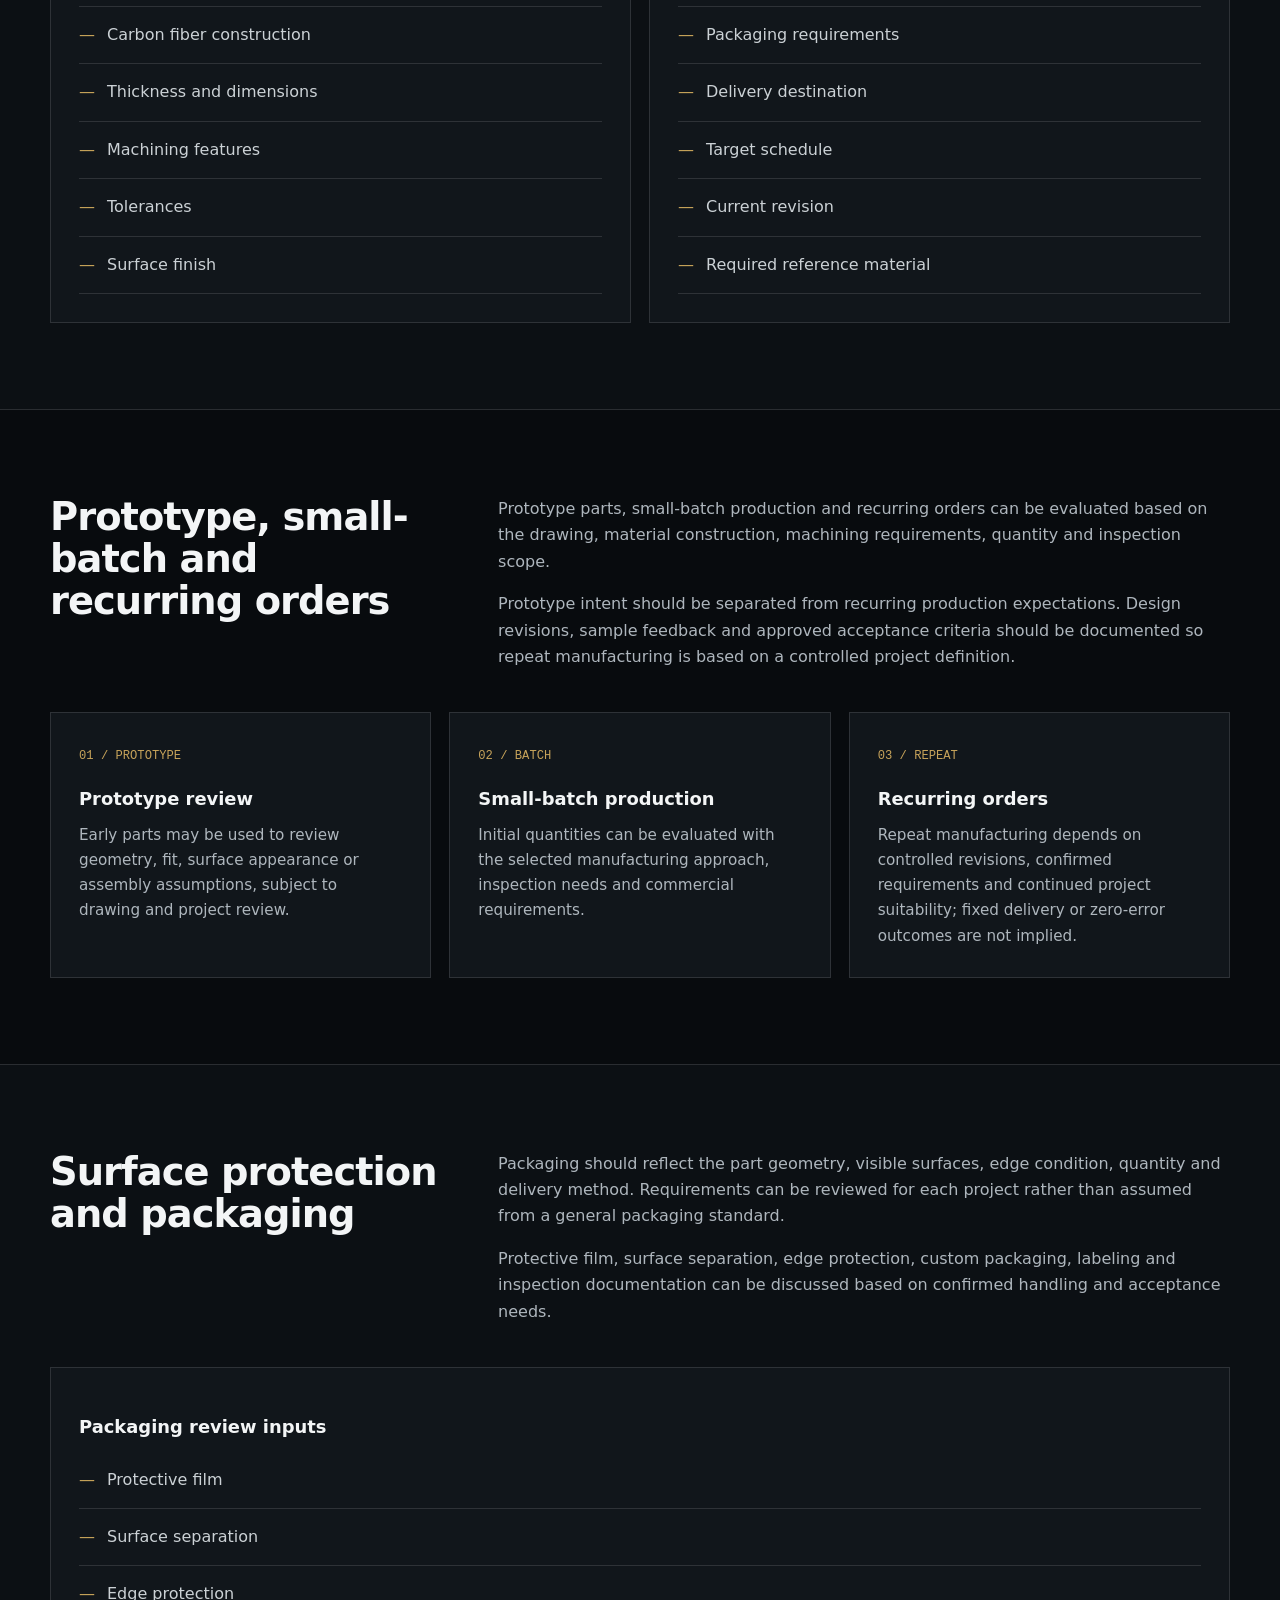
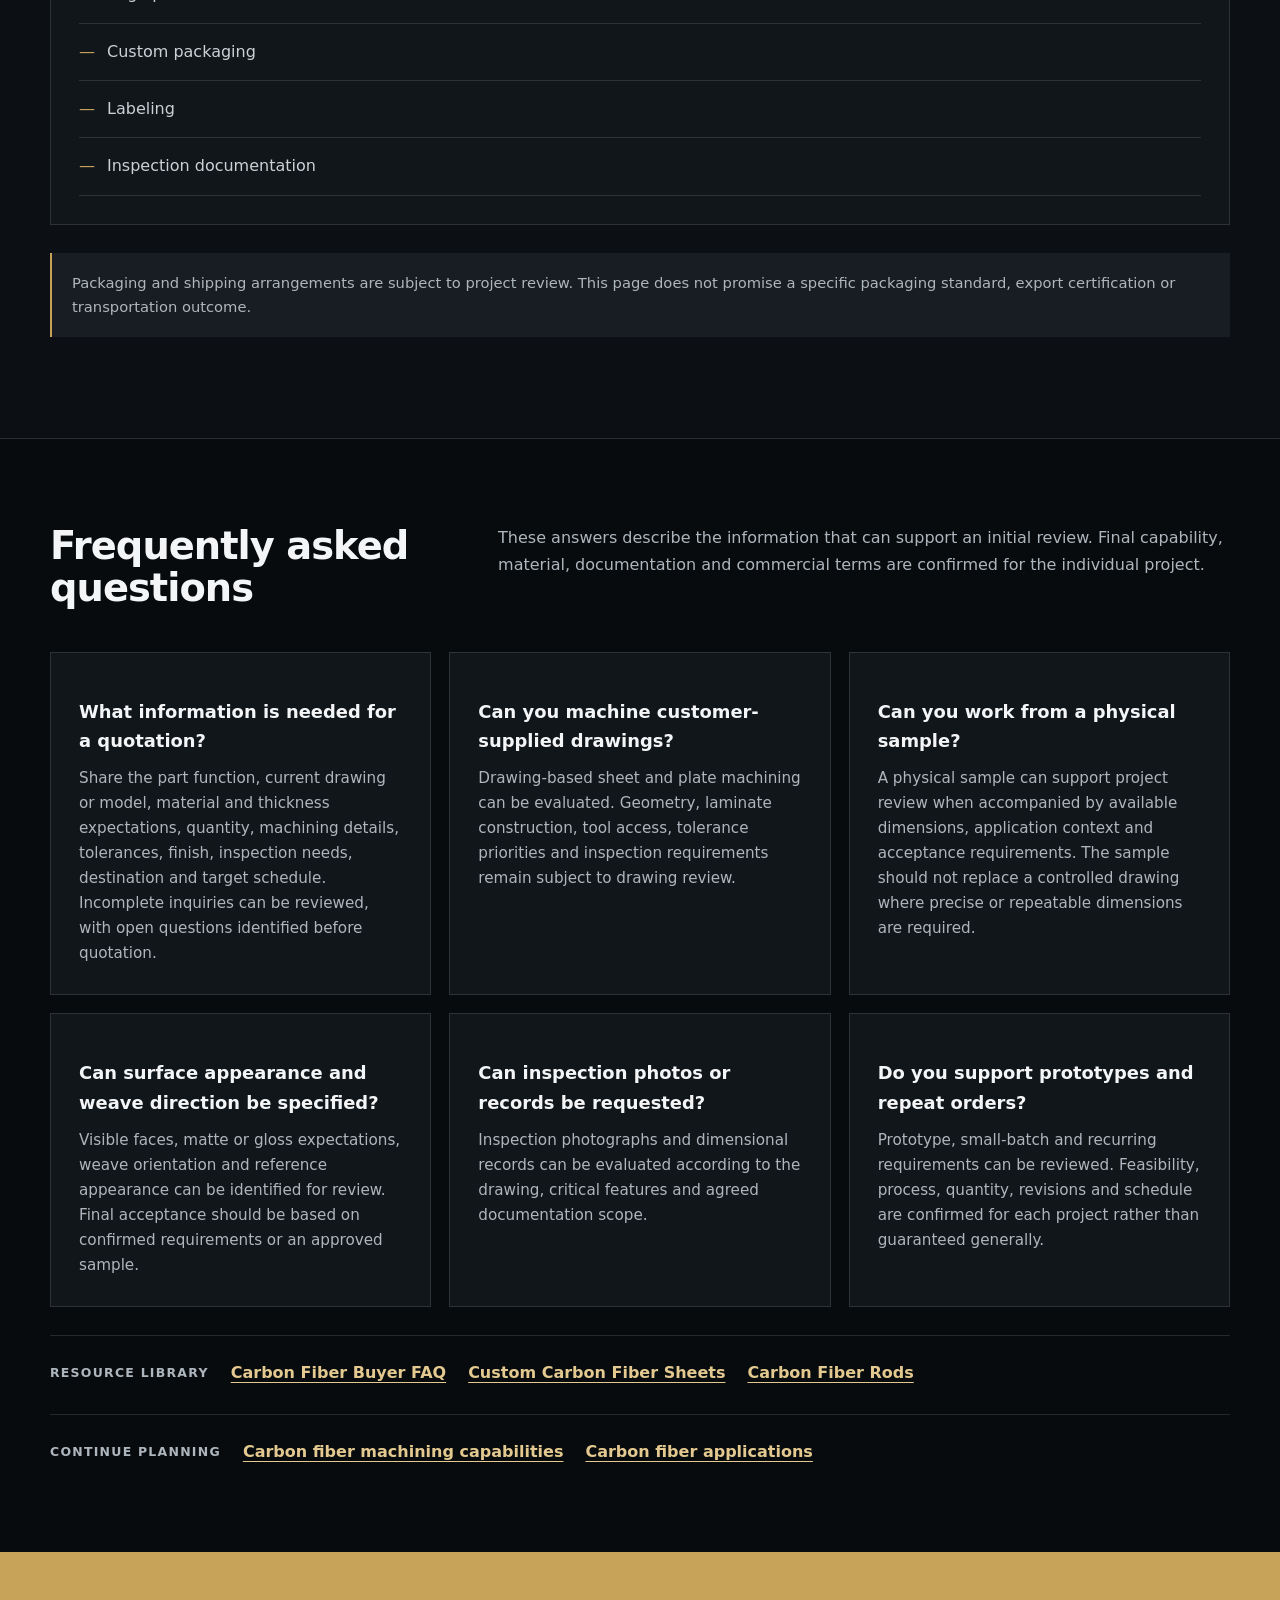
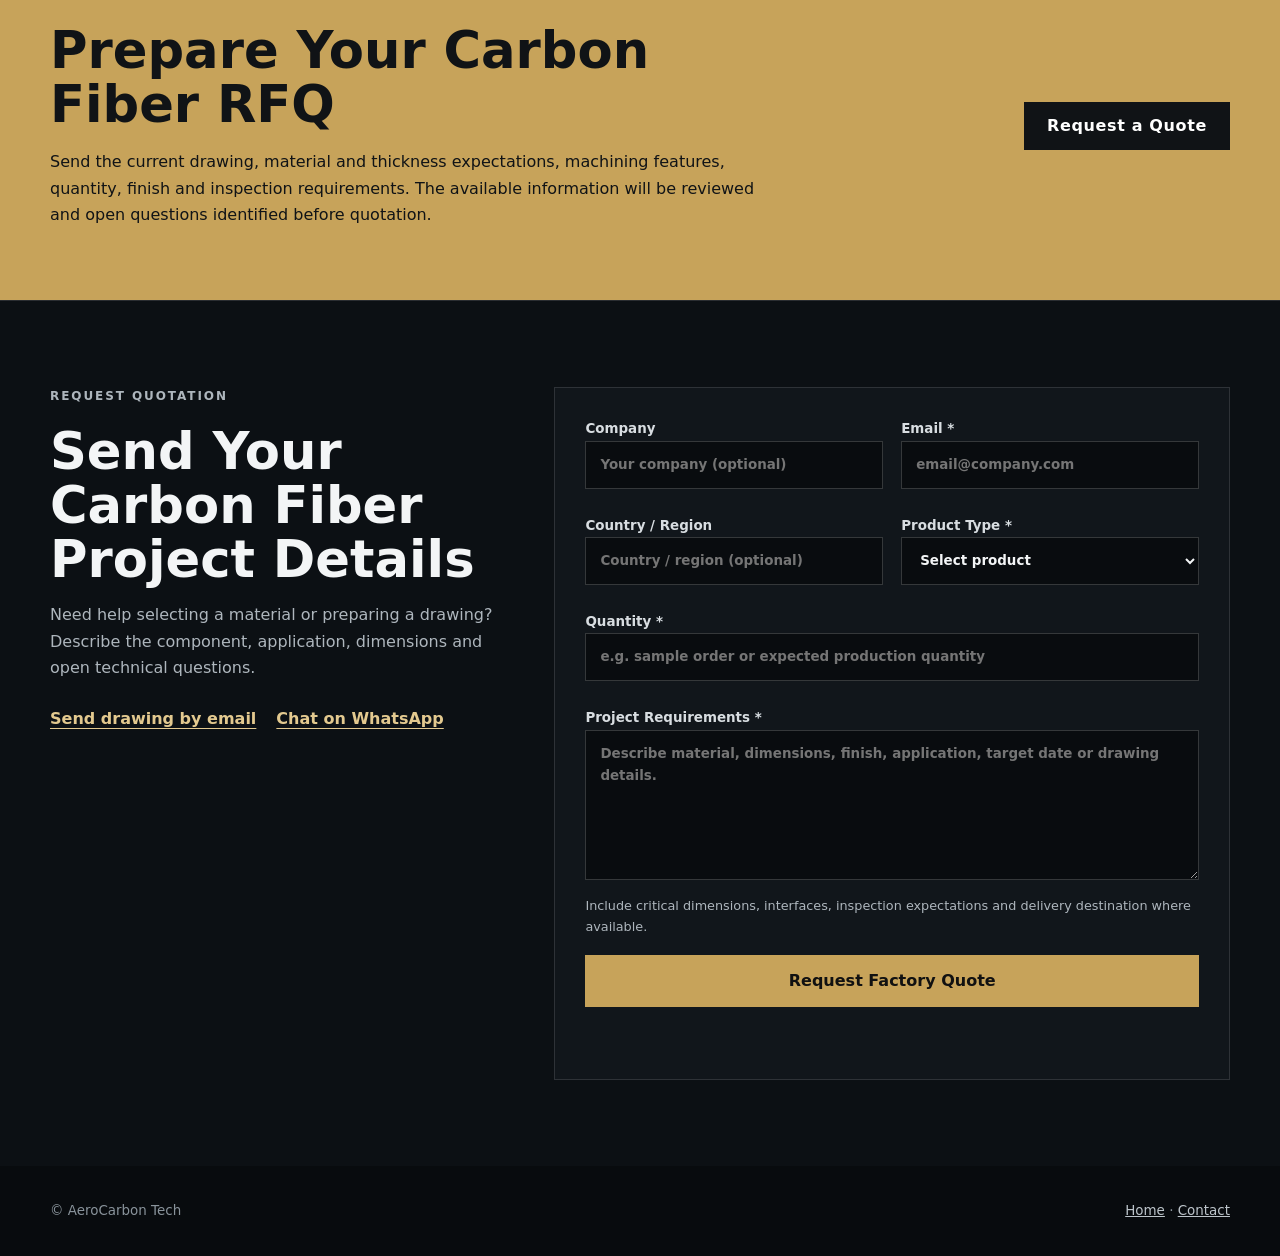
<file: resources/index.html>
<!doctype html>
<html lang="en">
<head>
  <meta charset="utf-8">
  <meta name="viewport" content="width=device-width, initial-scale=1">
  <title>Carbon Fiber Sheet Selection &amp; CNC Design Resources | AeroCarbon Tech</title>
  <meta name="description" content="Practical guidance for carbon fiber sheet selection, CNC design, tolerances, inspection requirements and complete OEM RFQ preparation.">
  <meta property="og:type" content="website">
  <meta property="og:site_name" content="AeroCarbon Tech">
  <meta property="og:title" content="Carbon Fiber Sheet Selection &amp; CNC Design Resources | AeroCarbon Tech">
  <meta property="og:description" content="Practical guidance for carbon fiber sheet selection, CNC design, tolerances, inspection requirements and complete OEM RFQ preparation.">
  <meta property="og:url" content="https://www.aerocarbontech.com/resources/">
  <meta property="og:image" content="https://www.aerocarbontech.com/public/images/factory-workshop-hero.webp">
  <meta name="twitter:card" content="summary_large_image">
  <meta name="twitter:title" content="Carbon Fiber Sheet Selection &amp; CNC Design Resources | AeroCarbon Tech">
  <meta name="twitter:description" content="Practical guidance for carbon fiber sheet selection, CNC design, tolerances, inspection requirements and complete OEM RFQ preparation.">
  <meta name="twitter:image" content="https://www.aerocarbontech.com/public/images/factory-workshop-hero.webp">
  <meta name="robots" content="index, follow">
  <link rel="canonical" href="https://www.aerocarbontech.com/resources/">
  <script type="application/ld+json">{"@context":"https://schema.org","@type":"BreadcrumbList","itemListElement":[{"@type":"ListItem","position":1,"name":"Home","item":"https://www.aerocarbontech.com/"},{"@type":"ListItem","position":2,"name":"Resources","item":"https://www.aerocarbontech.com/resources/"}]}</script>
  <link rel="stylesheet" href="../phase1-pages.css">
</head>
<body>
  <header class="site-header"><div class="wrap nav"><a class="brand" href="../">Aero<span>Carbon</span>Tech</a><nav class="nav-links" aria-label="Primary"><a href="../products/">Products</a><a href="../applications/">Applications</a><a href="../capabilities/">Capabilities</a><a href="./">Resources</a><a class="button" href="#rfq">Request a quote</a></nav></div></header>
  <main>
    <nav class="wrap breadcrumbs" aria-label="Breadcrumb"><ol><li><a href="../">Home</a></li><li aria-current="page">Resources</li></ol></nav>
    <section class="hero">
      <div class="wrap">
        <p class="eyebrow">Engineering and procurement guidance</p>
        <h1>Carbon Fiber Material &amp; CNC Design Resources</h1>
        <p class="lede">Practical guidance for purchasing, engineering and product-development teams selecting carbon fiber sheets, preparing CNC machining drawings, defining tolerances and inspection needs, and building a complete RFQ.</p>
        <p class="lede">Material construction, machining details and acceptance requirements remain project-specific and should be confirmed against the current application and drawing.</p>
        <div class="hero-actions"><a class="button" href="../capabilities/">View Capabilities</a><a class="button secondary" href="../applications/">Explore Applications</a><a class="button secondary" href="#rfq">Request a Quote</a></div>
      </div>
    </section>

    <section class="section">
      <div class="wrap">
        <div class="section-head"><h2>Choosing carbon fiber sheet construction</h2><div><p>Sheet selection should begin with the component function, load direction, surface expectations and manufacturing details. A construction that may be suitable for a visible cover can differ from one intended for a stiffness-driven bracket or plate.</p><p>Availability and suitability are subject to project review. The options below describe common evaluation categories and do not imply that every configuration is held in stock.</p></div></div>
        <div class="grid">
          <article class="card"><span class="number">01 / WOVEN</span><h3>Woven carbon fiber sheet</h3><p>Woven construction may be suitable where balanced in-plane reinforcement and a recognizable weave appearance are relevant. Suitability depends on the application, thickness and laminate design.</p></article>
          <article class="card"><span class="number">02 / DIRECTIONAL</span><h3>Unidirectional carbon fiber sheet</h3><p>Directional reinforcement can be evaluated where stiffness or load paths are concentrated along defined axes. Layup and final suitability are subject to project review.</p></article>
          <article class="card"><span class="number">03 / PROJECT</span><h3>Hybrid or project-specific layup</h3><p>A project-specific construction can be evaluated when geometry, reinforcement direction, surface layers or assembly requirements are not addressed by a general sheet specification.</p></article>
          <article class="card"><span class="number">04 / PURPOSE</span><h3>Cosmetic versus structural requirements</h3><p>A cosmetic face and a structural requirement should be identified separately. Surface appearance alone does not define laminate construction or component performance.</p></article>
          <article class="card"><span class="number">05 / APPEARANCE</span><h3>Matte versus gloss appearance</h3><p>Matte or gloss surfaces may be evaluated based on visible-face expectations, reference samples and downstream handling. Final appearance depends on confirmed requirements.</p></article>
          <article class="card"><span class="number">06 / PROTECTION</span><h3>Protective film requirements</h3><p>Protective film can be discussed for visible surfaces where machining, handling or assembly creates a surface-protection need. Application is project-specific.</p></article>
        </div>
      </div>
    </section>

    <section class="section alt">
      <div class="wrap">
        <div class="section-head"><h2>Selecting carbon fiber sheet thickness</h2><div><p>Nominal thickness is only one part of sheet selection. Component dimensions, support span, load direction and the way a part connects to its surrounding assembly can change the stiffness and interface requirements.</p><p>Machining depth, fastening method and the total weight target should also be reviewed together. A thicker sheet is not automatically the correct choice if local geometry, load paths or assembly constraints remain unresolved.</p></div></div>
        <div class="two-col">
          <div class="card"><h3>Component and load context</h3><ul class="checklist"><li>Component dimensions</li><li>Load direction</li><li>Support span</li><li>Stiffness requirement</li><li>Total weight target</li></ul></div>
          <div class="card"><h3>Machining and assembly context</h3><ul class="checklist"><li>Fastening method</li><li>Machining depth</li><li>Surrounding assembly</li><li>Critical interfaces</li><li>Inspection approach</li></ul></div>
        </div>
        <p class="notice">Final material construction and thickness selection should combine the customer’s design inputs, operating conditions and appropriate engineering evaluation. This page does not provide a verified load rating or strength conclusion for a specific component.</p>
      </div>
    </section>

    <section class="section">
      <div class="wrap">
        <div class="section-head"><h2>CNC design guidance for carbon fiber sheets</h2><div><p>A drawing should distinguish the features that control fit and function from those that can use general acceptance criteria. External profiles, holes, slots, openings, pockets, countersinks, chamfers and finished edges may require different tooling, holding and inspection considerations.</p><p>Specific limits depend on sheet thickness, geometry, tooling and inspection requirements. Minimum hole sizes, wall dimensions and fixed tolerances should therefore be confirmed through drawing review rather than assumed from general guidance.</p></div></div>
        <div class="grid">
          <article class="card"><span class="number">01 / PROFILE</span><h3>External profiles</h3><p>Define overall geometry, datums, edge condition and the profile dimensions that affect fit within the surrounding assembly.</p></article>
          <article class="card"><span class="number">02 / HOLES</span><h3>Holes and mounting patterns</h3><p>Identify functionally related holes, position requirements, fastener interfaces and features requiring coordinated measurement.</p></article>
          <article class="card"><span class="number">03 / OPENINGS</span><h3>Slots and internal openings</h3><p>Review internal corner geometry, feature-to-edge distance, tool access and the role of each opening in assembly or cable routing.</p></article>
          <article class="card"><span class="number">04 / DEPTH</span><h3>Pockets</h3><p>Call out pocket depth, remaining material, corner geometry and the surfaces or datums used to inspect controlled-depth features.</p></article>
          <article class="card"><span class="number">05 / EDGES</span><h3>Countersinks and chamfers</h3><p>Specify the fastener or assembly purpose, relevant dimensions and inspection priority so the feature can be evaluated with the laminate construction.</p></article>
          <article class="card"><span class="number">06 / FINISH</span><h3>Edge finishing</h3><p>Define visible and non-visible edges, cosmetic expectations and handling needs rather than relying on an undefined request for a “clean edge.”</p></article>
        </div>
        <div class="card"><h3>Design review considerations</h3><ul class="checklist"><li>Hole and feature spacing</li><li>Distance from feature to edge</li><li>Internal corner geometry</li><li>Pocket depth</li><li>Tool access</li><li>Part holding</li><li>Inspection accessibility</li><li>Tolerance priorities</li></ul></div>
      </div>
    </section>

    <section class="section alt">
      <div class="wrap">
        <div class="section-head"><h2>Tolerances and inspection requirements</h2><div><p>Drawing tolerances should direct attention to the dimensions and interfaces that determine fit, function and acceptance. Applying the same level of control to every feature can make quotation and inspection less clear.</p><p>Inspection photos, dimensional records and sample approval support can be evaluated according to the project. Requested documentation, measurement methods and sampling expectations should be agreed before production.</p></div></div>
        <div class="two-col">
          <div class="card"><h3>Drawing controls</h3><ul class="checklist"><li>Critical dimensions</li><li>General tolerances</li><li>Hole position requirements</li><li>Assembly interfaces</li><li>Measurement method</li></ul></div>
          <div class="card"><h3>Acceptance controls</h3><ul class="checklist"><li>Surface and edge acceptance</li><li>Cosmetic areas</li><li>Sample approval requirements</li><li>Inspection photos</li><li>Requested dimensional records</li></ul></div>
        </div>
        <p class="notice">Inspection scope and records are project-specific and based on confirmed requirements. No laboratory accreditation, certification or test capability is implied by this guidance.</p>
      </div>
    </section>

    <section class="section">
      <div class="wrap">
        <div class="section-head"><h2>Preparing CAD files and reference information</h2><div><p>A project can begin with a 2D drawing, 3D model, reference image, marked-up sketch or physical sample. The most useful input clearly identifies which source controls dimensions and which information is provided only as a visual reference.</p><p>Revision status should remain visible as drawings and samples change. Where information conflicts, the controlling document and approved revision should be confirmed before quotation or repeat manufacturing.</p></div></div>
        <div class="two-col">
          <div class="card"><h3>Useful source material</h3><ul class="checklist"><li>2D drawings</li><li>3D models</li><li>Reference images</li><li>Marked-up sketches</li><li>Physical samples</li></ul></div>
          <div class="card"><h3>Information to identify</h3><ul class="checklist"><li>Units and material thickness</li><li>Quantity and revision number</li><li>Critical dimensions</li><li>Surface finish and weave orientation</li><li>Hole and countersink details</li></ul></div>
        </div>
      </div>
    </section>

    <section class="section alt">
      <div class="wrap">
        <div class="section-head"><h2>Carbon fiber RFQ preparation checklist</h2><p>A complete RFQ helps separate confirmed requirements from open technical questions and gives purchasing and engineering teams a shared basis for quotation review.</p></div>
        <div class="two-col">
          <div class="card"><h3>Part definition</h3><ul class="checklist"><li>Part name</li><li>Drawing or model</li><li>Carbon fiber construction</li><li>Thickness and dimensions</li><li>Machining features</li><li>Tolerances</li><li>Surface finish</li></ul></div>
          <div class="card"><h3>Supply definition</h3><ul class="checklist"><li>Quantity</li><li>Inspection needs</li><li>Packaging requirements</li><li>Delivery destination</li><li>Target schedule</li><li>Current revision</li><li>Required reference material</li></ul></div>
        </div>
      </div>
    </section>

    <section class="section">
      <div class="wrap">
        <div class="section-head"><h2>Prototype, small-batch and recurring orders</h2><div><p>Prototype parts, small-batch production and recurring orders can be evaluated based on the drawing, material construction, machining requirements, quantity and inspection scope.</p><p>Prototype intent should be separated from recurring production expectations. Design revisions, sample feedback and approved acceptance criteria should be documented so repeat manufacturing is based on a controlled project definition.</p></div></div>
        <div class="grid">
          <article class="card"><span class="number">01 / PROTOTYPE</span><h3>Prototype review</h3><p>Early parts may be used to review geometry, fit, surface appearance or assembly assumptions, subject to drawing and project review.</p></article>
          <article class="card"><span class="number">02 / BATCH</span><h3>Small-batch production</h3><p>Initial quantities can be evaluated with the selected manufacturing approach, inspection needs and commercial requirements.</p></article>
          <article class="card"><span class="number">03 / REPEAT</span><h3>Recurring orders</h3><p>Repeat manufacturing depends on controlled revisions, confirmed requirements and continued project suitability; fixed delivery or zero-error outcomes are not implied.</p></article>
        </div>
      </div>
    </section>

    <section class="section alt">
      <div class="wrap">
        <div class="section-head"><h2>Surface protection and packaging</h2><div><p>Packaging should reflect the part geometry, visible surfaces, edge condition, quantity and delivery method. Requirements can be reviewed for each project rather than assumed from a general packaging standard.</p><p>Protective film, surface separation, edge protection, custom packaging, labeling and inspection documentation can be discussed based on confirmed handling and acceptance needs.</p></div></div>
        <div class="card"><h3>Packaging review inputs</h3><ul class="checklist"><li>Protective film</li><li>Surface separation</li><li>Edge protection</li><li>Custom packaging</li><li>Labeling</li><li>Inspection documentation</li></ul></div>
        <p class="notice">Packaging and shipping arrangements are subject to project review. This page does not promise a specific packaging standard, export certification or transportation outcome.</p>
      </div>
    </section>

    <section class="section">
      <div class="wrap">
        <div class="section-head"><h2>Frequently asked questions</h2><p>These answers describe the information that can support an initial review. Final capability, material, documentation and commercial terms are confirmed for the individual project.</p></div>
        <div class="grid">
          <article class="card"><h3>What information is needed for a quotation?</h3><p>Share the part function, current drawing or model, material and thickness expectations, quantity, machining details, tolerances, finish, inspection needs, destination and target schedule. Incomplete inquiries can be reviewed, with open questions identified before quotation.</p></article>
          <article class="card"><h3>Can you machine customer-supplied drawings?</h3><p>Drawing-based sheet and plate machining can be evaluated. Geometry, laminate construction, tool access, tolerance priorities and inspection requirements remain subject to drawing review.</p></article>
          <article class="card"><h3>Can you work from a physical sample?</h3><p>A physical sample can support project review when accompanied by available dimensions, application context and acceptance requirements. The sample should not replace a controlled drawing where precise or repeatable dimensions are required.</p></article>
          <article class="card"><h3>Can surface appearance and weave direction be specified?</h3><p>Visible faces, matte or gloss expectations, weave orientation and reference appearance can be identified for review. Final acceptance should be based on confirmed requirements or an approved sample.</p></article>
          <article class="card"><h3>Can inspection photos or records be requested?</h3><p>Inspection photographs and dimensional records can be evaluated according to the drawing, critical features and agreed documentation scope.</p></article>
          <article class="card"><h3>Do you support prototypes and repeat orders?</h3><p>Prototype, small-batch and recurring requirements can be reviewed. Feasibility, process, quantity, revisions and schedule are confirmed for each project rather than guaranteed generally.</p></article>
        </div>
        <nav class="related" aria-label="Resource categories"><span>Resource library</span><a href="faq/">Carbon Fiber Buyer FAQ</a><a href="../products/carbon-fiber-sheet-plate/">Custom Carbon Fiber Sheets</a><a href="../products/carbon-fiber-rod/">Carbon Fiber Rods</a></nav>
        <nav class="related" aria-label="Related pages"><span>Continue planning</span><a href="../capabilities/">Carbon fiber machining capabilities</a><a href="../applications/">Carbon fiber applications</a></nav>
      </div>
    </section>

    <section class="cta"><div class="wrap cta-inner"><div><h2>Prepare Your Carbon Fiber RFQ</h2><p>Send the current drawing, material and thickness expectations, machining features, quantity, finish and inspection requirements. The available information will be reviewed and open questions identified before quotation.</p></div><a class="button" href="#rfq">Request a Quote</a></div></section>
  <section class="rfq-section" id="rfq" aria-labelledby="rfq-heading"><div class="wrap rfq-layout"><div class="rfq-copy"><p class="eyebrow">Request quotation</p><h2 id="rfq-heading">Send Your Carbon Fiber Project Details</h2><p>Need help selecting a material or preparing a drawing? Describe the component, application, dimensions and open technical questions.</p><div class="rfq-channels"><a href="mailto:sales@aerocarbontech.com?subject=Carbon%20Fiber%20RFQ">Send drawing by email</a><a href="https://wa.me/8619556679532?text=Hello%2C%20I%20would%20like%20to%20request%20a%20quotation%20for%20a%20carbon%20fiber%20project." target="_blank" rel="noopener noreferrer">Chat on WhatsApp</a></div></div><form class="rfq-form" action="https://api.web3forms.com/submit" method="POST" data-phase1-rfq><input type="hidden" name="access_key" value="b27f8966-6943-4f60-b869-53003d5de183"><input type="hidden" name="subject" value="New RFQ from aerocarbontech.com"><input type="hidden" name="from_name" value="AeroCarbon Tech Website"><input type="hidden" name="replyto" value=""><input type="checkbox" name="botcheck" style="display:none" tabindex="-1" autocomplete="off"><div class="rfq-field"><label>Company<input name="Company" type="text" placeholder="Your company (optional)" autocomplete="organization"></label></div><div class="rfq-field"><label>Email *<input name="Email" type="email" placeholder="email@company.com" autocomplete="email" required></label></div><div class="rfq-field"><label>Country / Region<input name="Country" type="text" placeholder="Country / region (optional)" autocomplete="country-name"></label></div><div class="rfq-field"><label>Product Type *<select name="Product Type" required><option value="">Select product</option><option>Carbon fiber sheet / plate</option><option>Carbon fiber tube / rod</option><option>CNC carbon fiber part</option><option>Custom OEM project</option></select></label></div><div class="rfq-field full"><label>Quantity *<input name="Quantity" type="text" placeholder="e.g. sample order or expected production quantity" required></label></div><div class="rfq-field full"><label>Project Requirements *<textarea name="Project Requirements" placeholder="Describe material, dimensions, finish, application, target date or drawing details." required></textarea></label><p class="rfq-help">Include critical dimensions, interfaces, inspection expectations and delivery destination where available.</p></div><button class="rfq-submit" type="submit">Request Factory Quote</button><p class="rfq-status" data-rfq-status role="status" aria-live="polite"></p></form></div></section></main>
  <footer class="site-footer"><div class="wrap footer-inner"><span>© AeroCarbon Tech</span><span><a href="../">Home</a> · <a href="#rfq">Contact</a></span></div></footer>
<script src="../scripts/phase1-rfq.js" defer></script></body>
</html>
</file>
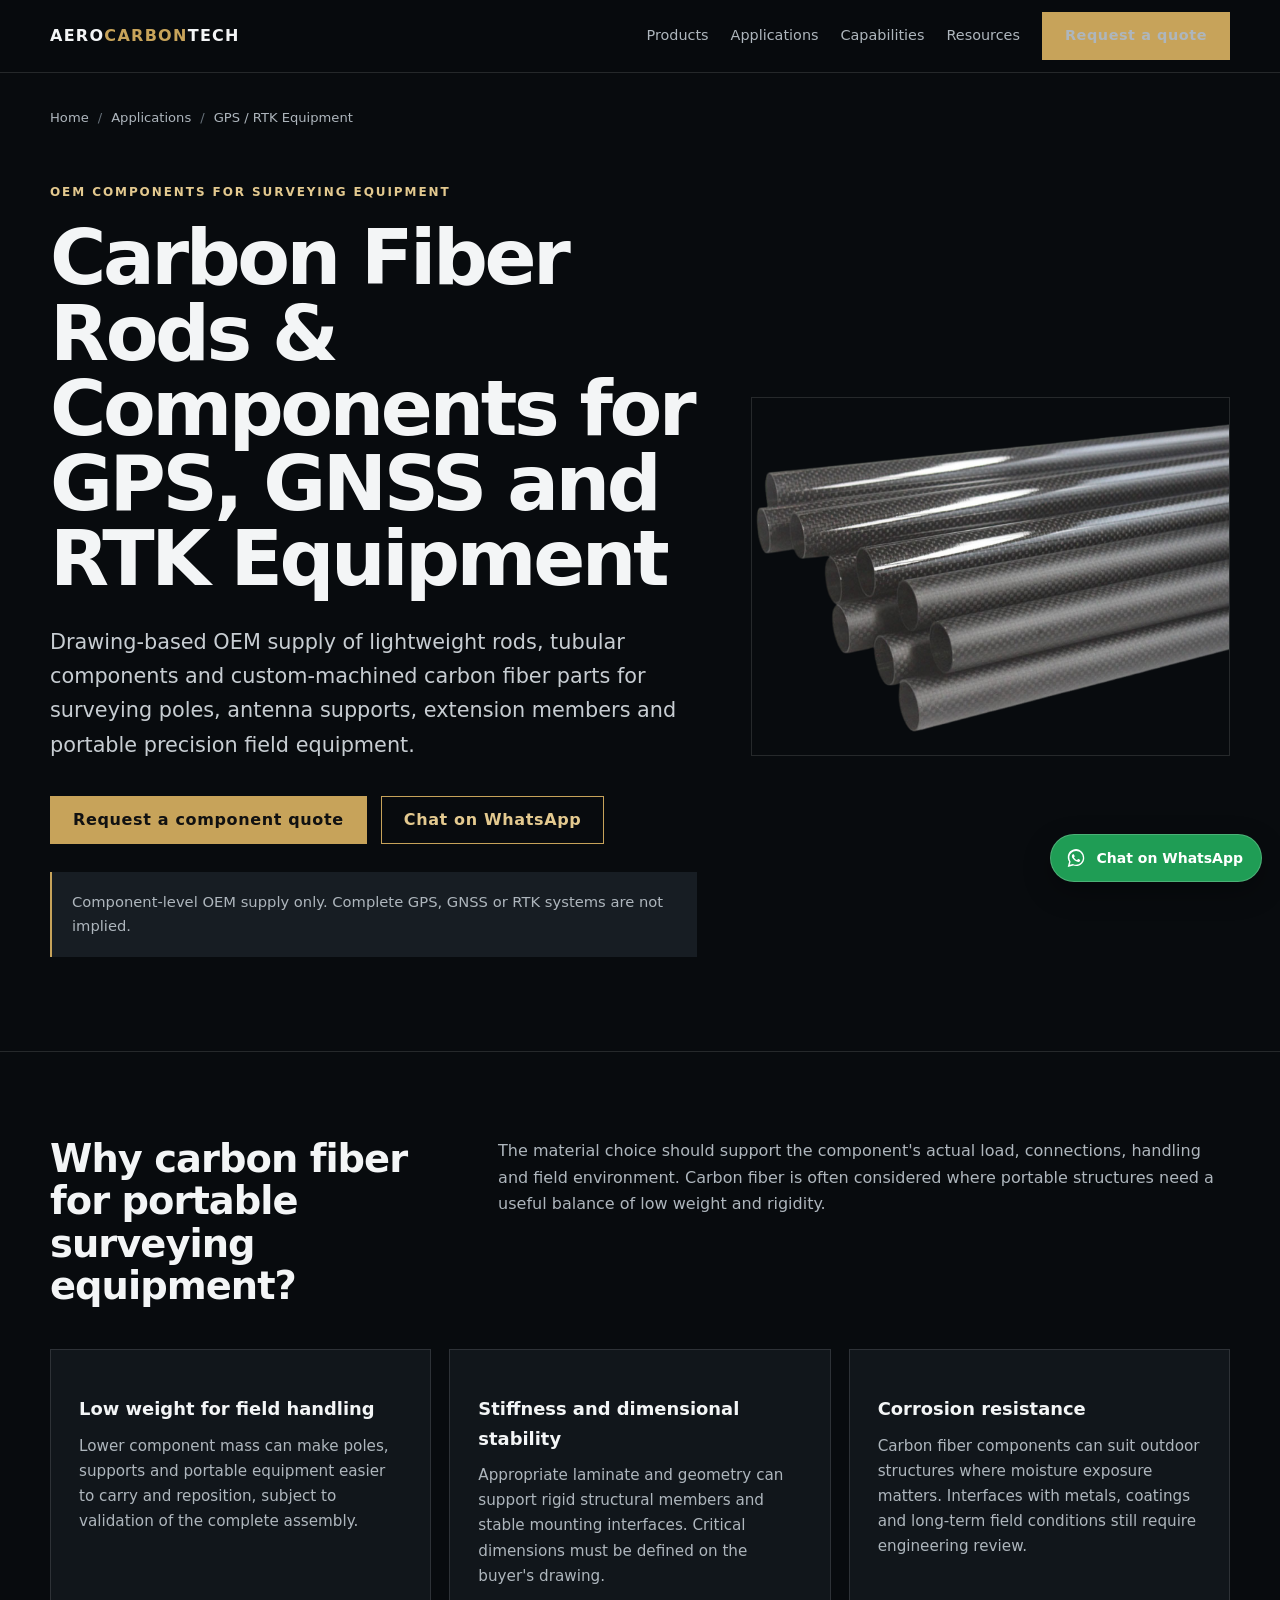
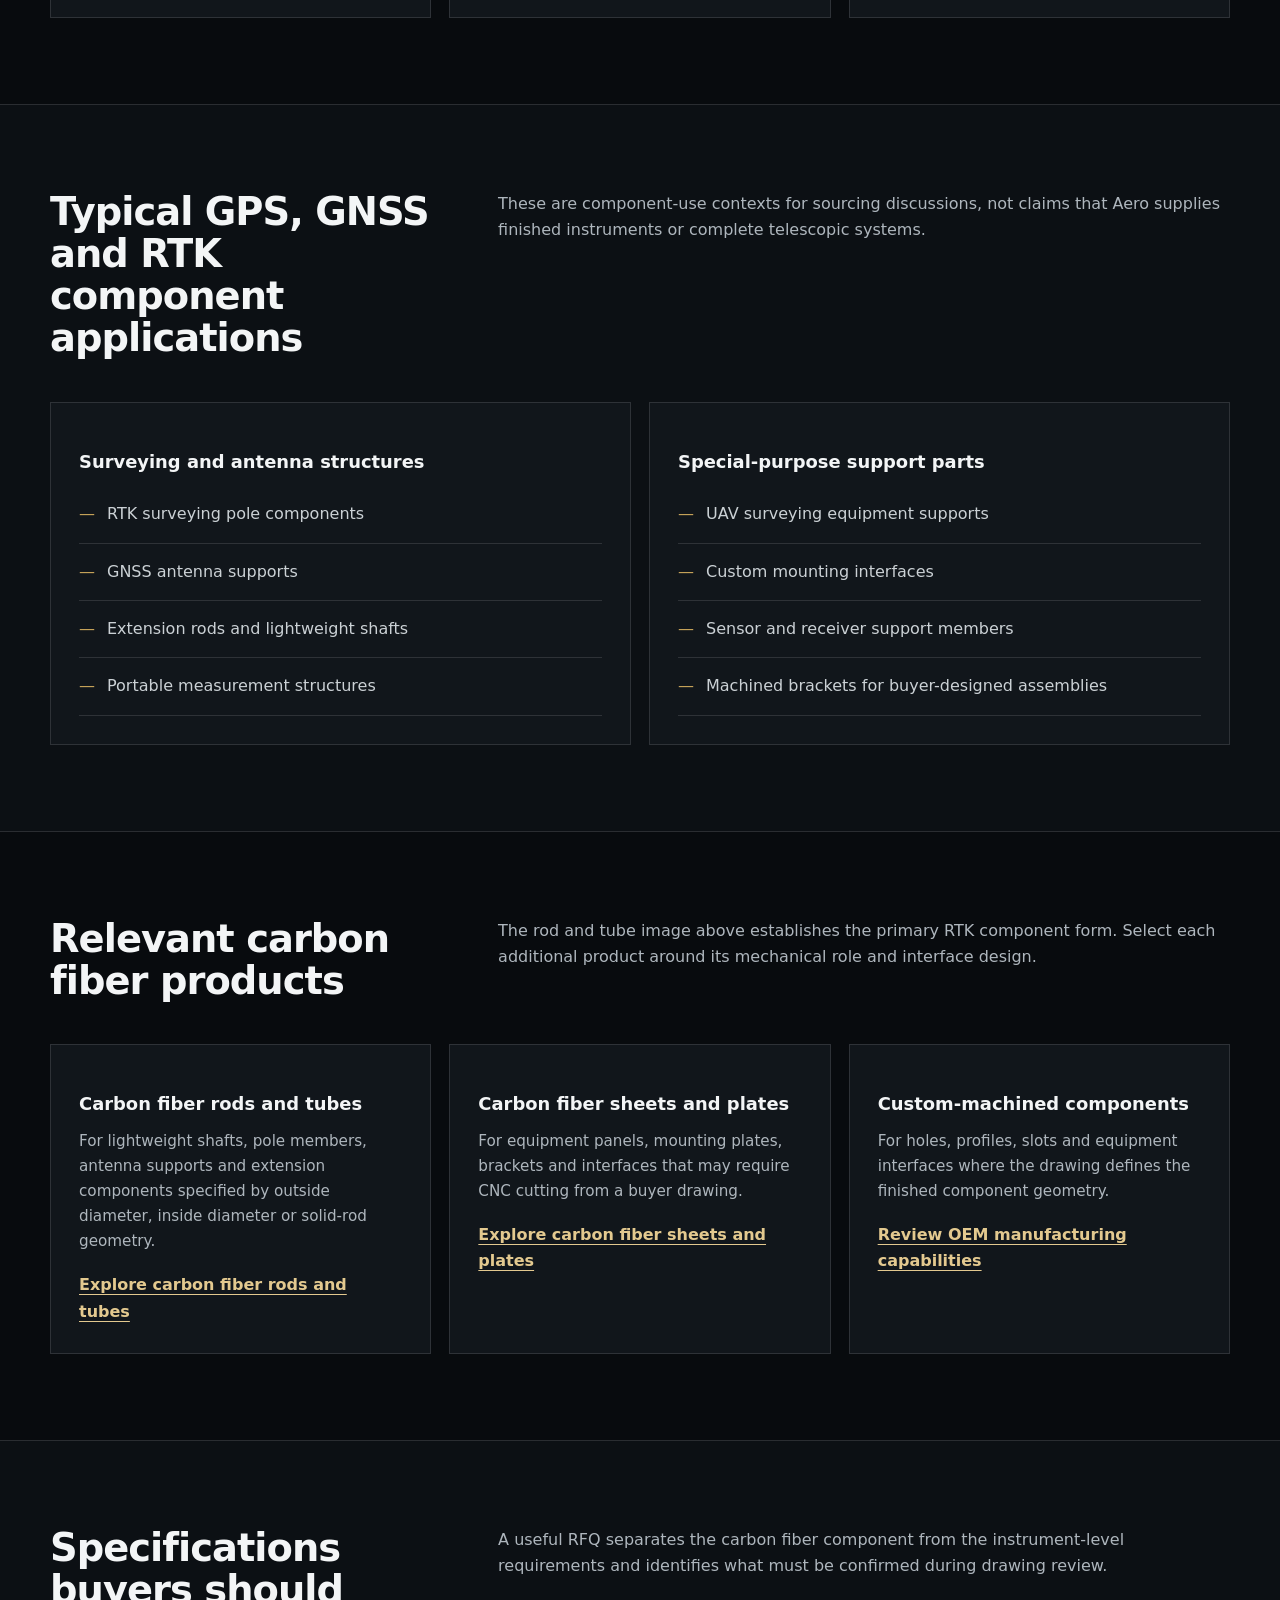
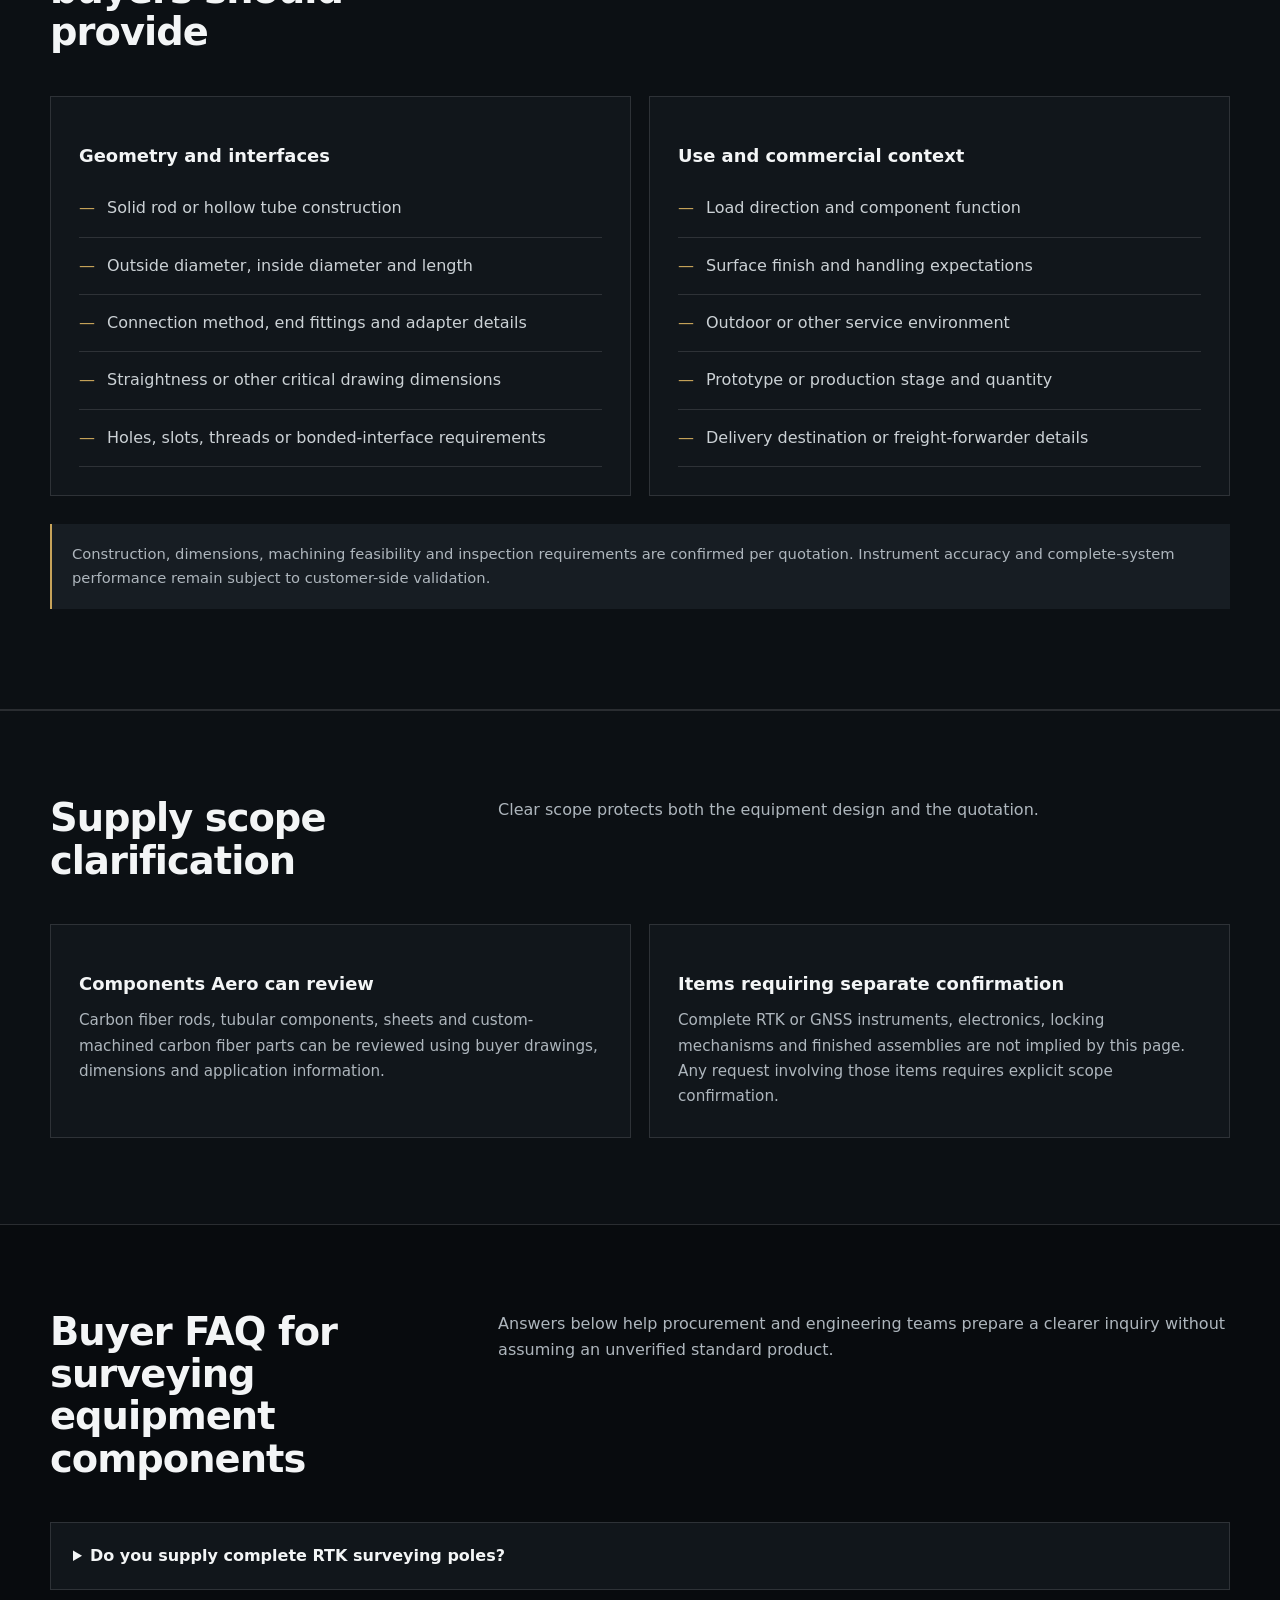
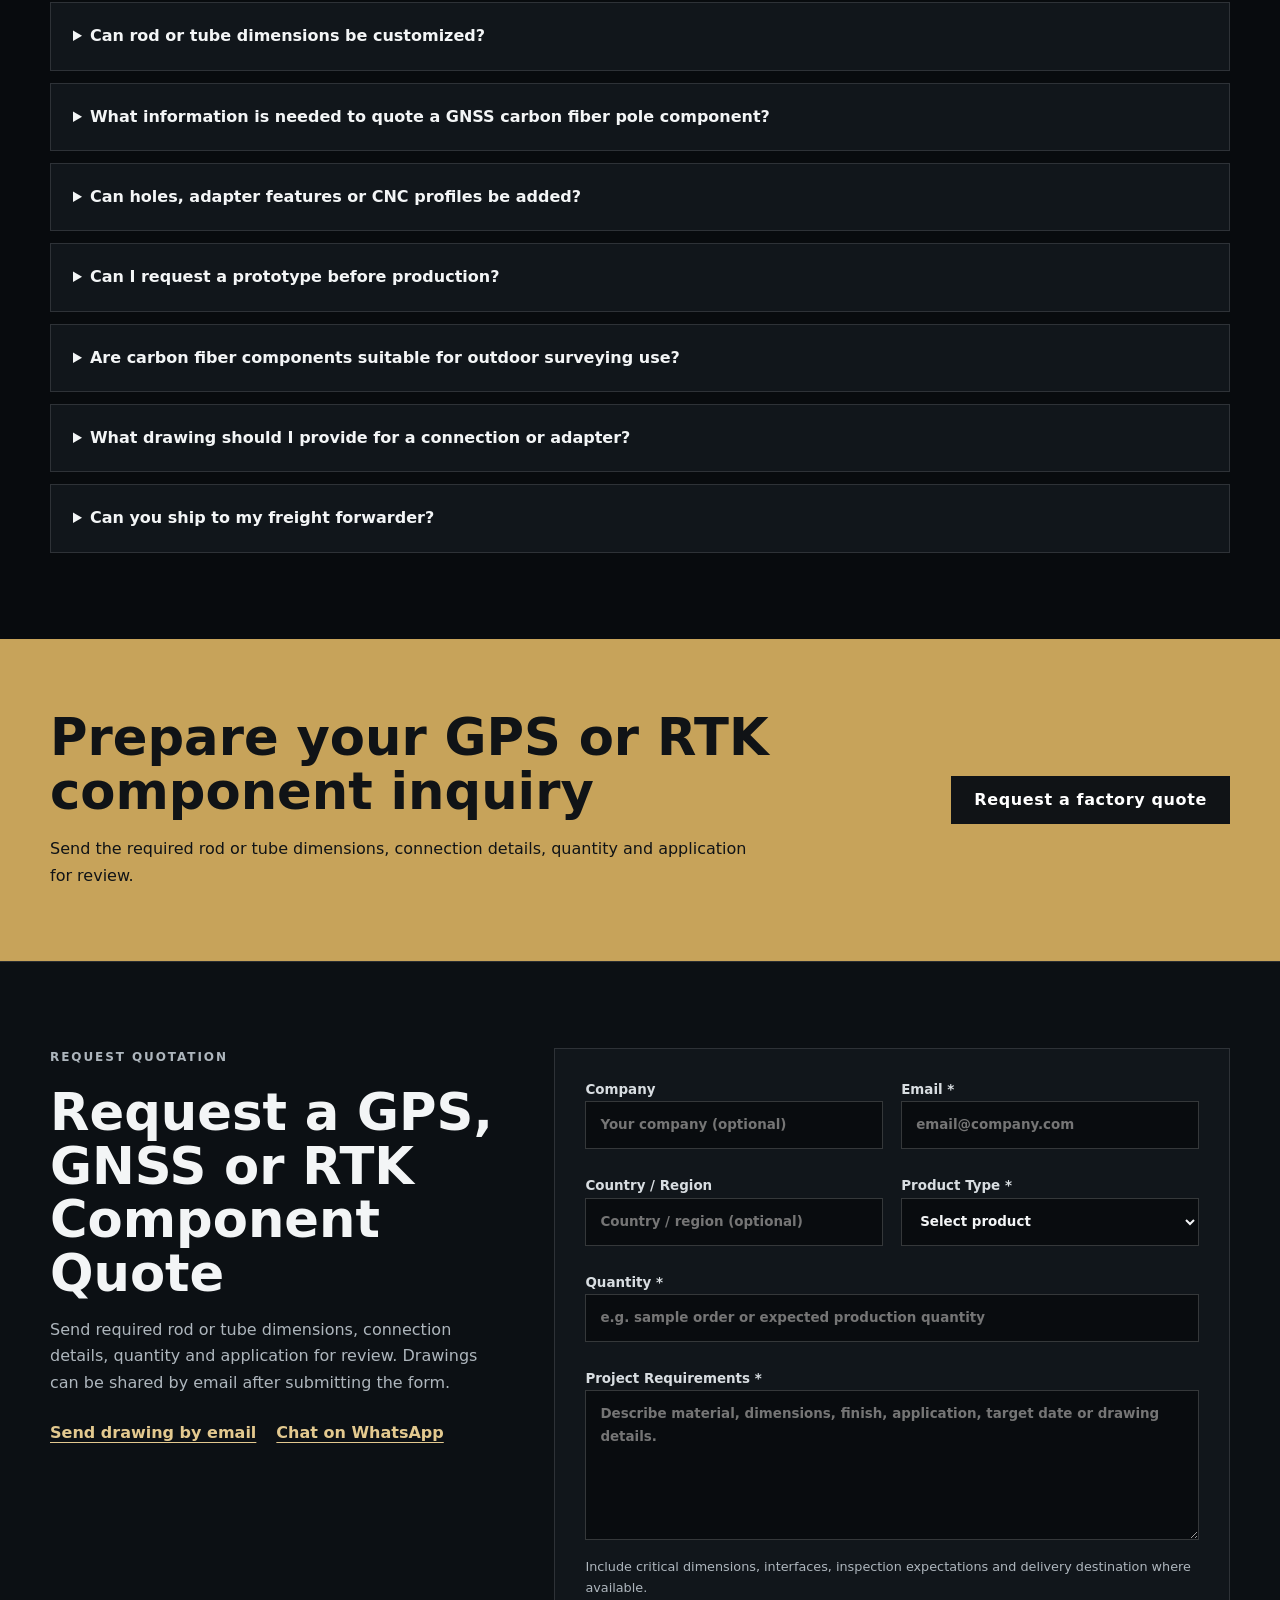
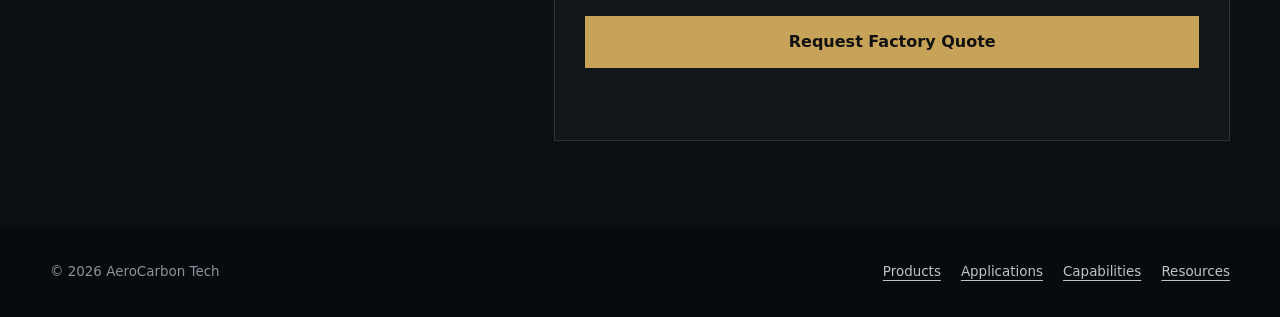
<file: applications/gps-rtk-equipment/index.html>
<!doctype html>
<html lang="en">
<head>
  <meta charset="utf-8">
  <meta name="viewport" content="width=device-width, initial-scale=1">
  <title>Carbon Fiber Rods for GPS &amp; RTK Surveying Equipment | AeroCarbon Tech</title>
  <meta name="description" content="Review carbon fiber rods and lightweight pole components for GPS, GNSS and RTK surveying equipment with drawing-based OEM support.">
  <meta property="og:type" content="website">
  <meta property="og:site_name" content="AeroCarbon Tech">
  <meta property="og:title" content="Carbon Fiber Rods for GPS &amp; RTK Surveying Equipment | AeroCarbon Tech">
  <meta property="og:description" content="Review carbon fiber rods and lightweight pole components for GPS, GNSS and RTK surveying equipment with drawing-based OEM support.">
  <meta property="og:url" content="https://www.aerocarbontech.com/applications/gps-rtk-equipment/">
  <meta property="og:image" content="https://www.aerocarbontech.com/public/images/factory-workshop-hero.webp">
  <meta name="twitter:card" content="summary_large_image">
  <meta name="twitter:title" content="Carbon Fiber Rods for GPS &amp; RTK Surveying Equipment | AeroCarbon Tech">
  <meta name="twitter:description" content="Review carbon fiber rods and lightweight pole components for GPS, GNSS and RTK surveying equipment with drawing-based OEM support.">
  <meta name="twitter:image" content="https://www.aerocarbontech.com/public/images/factory-workshop-hero.webp">
  <meta name="robots" content="index, follow">
  <link rel="canonical" href="https://www.aerocarbontech.com/applications/gps-rtk-equipment/">
  <link rel="stylesheet" href="../../phase1-pages.css">
  <style>.gps-hero-media,.gps-card-media{aspect-ratio:4/3;height:auto;object-fit:cover;object-position:center}.gps-card-media.media-sheet{object-position:50% 48%}.gps-card-media.media-cnc{object-position:52% 48%}</style>
  <script type="application/ld+json">{"@context":"https://schema.org","@type":"BreadcrumbList","itemListElement":[{"@type":"ListItem","position":1,"name":"Home","item":"https://www.aerocarbontech.com/"},{"@type":"ListItem","position":2,"name":"Applications","item":"https://www.aerocarbontech.com/applications/"},{"@type":"ListItem","position":3,"name":"GPS and RTK Equipment","item":"https://www.aerocarbontech.com/applications/gps-rtk-equipment/"}]}</script>
</head>
<body>
<header class="site-header"><div class="wrap nav"><a class="brand" href="../../">Aero<span>Carbon</span>Tech</a><nav class="nav-links" aria-label="Primary"><a href="../../products/">Products</a><a href="../">Applications</a><a href="../../capabilities/">Capabilities</a><a href="../../resources/">Resources</a><a class="button" href="#rfq">Request a quote</a></nav></div></header>
<main>
  <nav class="wrap breadcrumbs" aria-label="Breadcrumb"><ol><li><a href="../../">Home</a></li><li><a href="../">Applications</a></li><li aria-current="page">GPS / RTK Equipment</li></ol></nav>

  <section class="hero"><div class="wrap hero-grid"><div><p class="eyebrow">OEM components for surveying equipment</p><h1>Carbon Fiber Rods &amp; Components for GPS, GNSS and RTK Equipment</h1><p class="lede">Drawing-based OEM supply of lightweight rods, tubular components and custom-machined carbon fiber parts for surveying poles, antenna supports, extension members and portable precision field equipment.</p><div class="hero-actions"><a class="button" href="#rfq">Request a component quote</a><a class="button secondary" href="https://wa.me/8619556679532?text=Hello%2C%20I%20need%20a%20carbon%20fiber%20rod%20for%20GPS%20or%20RTK%20equipment." target="_blank" rel="noopener noreferrer">Chat on WhatsApp</a></div><p class="notice">Component-level OEM supply only. Complete GPS, GNSS or RTK systems are not implied.</p></div><img class="hero-image gps-hero-media" src="../../public/images/official/carbon-fiber-tube-range.png" width="762" height="508" alt="Carbon fiber tubes suitable for GPS GNSS and RTK equipment components"></div></section>

  <section class="section"><div class="wrap"><div class="section-head"><h2>Why carbon fiber for portable surveying equipment?</h2><p>The material choice should support the component's actual load, connections, handling and field environment. Carbon fiber is often considered where portable structures need a useful balance of low weight and rigidity.</p></div><div class="grid"><article class="card"><h3>Low weight for field handling</h3><p>Lower component mass can make poles, supports and portable equipment easier to carry and reposition, subject to validation of the complete assembly.</p></article><article class="card"><h3>Stiffness and dimensional stability</h3><p>Appropriate laminate and geometry can support rigid structural members and stable mounting interfaces. Critical dimensions must be defined on the buyer's drawing.</p></article><article class="card"><h3>Corrosion resistance</h3><p>Carbon fiber components can suit outdoor structures where moisture exposure matters. Interfaces with metals, coatings and long-term field conditions still require engineering review.</p></article></div></div></section>

  <section class="section alt"><div class="wrap"><div class="section-head"><h2>Typical GPS, GNSS and RTK component applications</h2><p>These are component-use contexts for sourcing discussions, not claims that Aero supplies finished instruments or complete telescopic systems.</p></div><div class="two-col"><article class="card"><h3>Surveying and antenna structures</h3><ul class="checklist"><li>RTK surveying pole components</li><li>GNSS antenna supports</li><li>Extension rods and lightweight shafts</li><li>Portable measurement structures</li></ul></article><article class="card"><h3>Special-purpose support parts</h3><ul class="checklist"><li>UAV surveying equipment supports</li><li>Custom mounting interfaces</li><li>Sensor and receiver support members</li><li>Machined brackets for buyer-designed assemblies</li></ul></article></div></div></section>

  <section class="section"><div class="wrap"><div class="section-head"><h2>Relevant carbon fiber products</h2><p>The rod and tube image above establishes the primary RTK component form. Select each additional product around its mechanical role and interface design.</p></div><div class="grid"><article class="card"><h3>Carbon fiber rods and tubes</h3><p>For lightweight shafts, pole members, antenna supports and extension components specified by outside diameter, inside diameter or solid-rod geometry.</p><a href="../../products/carbon-fiber-rod/">Explore carbon fiber rods and tubes</a></article><article class="card"><h3>Carbon fiber sheets and plates</h3><p>For equipment panels, mounting plates, brackets and interfaces that may require CNC cutting from a buyer drawing.</p><a href="../../products/carbon-fiber-sheet-plate/">Explore carbon fiber sheets and plates</a></article><article class="card"><h3>Custom-machined components</h3><p>For holes, profiles, slots and equipment interfaces where the drawing defines the finished component geometry.</p><a href="../../capabilities/">Review OEM manufacturing capabilities</a></article></div></div></section>

  <section class="section alt"><div class="wrap"><div class="section-head"><h2>Specifications buyers should provide</h2><p>A useful RFQ separates the carbon fiber component from the instrument-level requirements and identifies what must be confirmed during drawing review.</p></div><div class="two-col"><article class="card"><h3>Geometry and interfaces</h3><ul class="checklist"><li>Solid rod or hollow tube construction</li><li>Outside diameter, inside diameter and length</li><li>Connection method, end fittings and adapter details</li><li>Straightness or other critical drawing dimensions</li><li>Holes, slots, threads or bonded-interface requirements</li></ul></article><article class="card"><h3>Use and commercial context</h3><ul class="checklist"><li>Load direction and component function</li><li>Surface finish and handling expectations</li><li>Outdoor or other service environment</li><li>Prototype or production stage and quantity</li><li>Delivery destination or freight-forwarder details</li></ul></article></div><p class="notice">Construction, dimensions, machining feasibility and inspection requirements are confirmed per quotation. Instrument accuracy and complete-system performance remain subject to customer-side validation.</p></div></section>

  <section class="section alt"><div class="wrap"><div class="section-head"><h2>Supply scope clarification</h2><p>Clear scope protects both the equipment design and the quotation.</p></div><div class="two-col"><article class="card"><h3>Components Aero can review</h3><p>Carbon fiber rods, tubular components, sheets and custom-machined carbon fiber parts can be reviewed using buyer drawings, dimensions and application information.</p></article><article class="card"><h3>Items requiring separate confirmation</h3><p>Complete RTK or GNSS instruments, electronics, locking mechanisms and finished assemblies are not implied by this page. Any request involving those items requires explicit scope confirmation.</p></article></div></div></section>

  <section class="section"><div class="wrap"><div class="section-head"><h2>Buyer FAQ for surveying equipment components</h2><p>Answers below help procurement and engineering teams prepare a clearer inquiry without assuming an unverified standard product.</p></div><div class="faq-list"><details><summary>Do you supply complete RTK surveying poles?</summary><p>This page covers carbon fiber rods, tubes, sheets and machined components. A complete pole, locking mechanism, instrument or finished assembly is not implied and would require separate confirmation.</p></details><details><summary>Can rod or tube dimensions be customized?</summary><p>Custom dimensions can be reviewed from the required outside diameter, inside diameter or solid-rod size, length, interface details, quantity and application. Feasibility is confirmed during quotation.</p></details><details><summary>What information is needed to quote a GNSS carbon fiber pole component?</summary><p>Send dimensions, component function, connection details, critical drawing requirements, finish, quantity, project stage, service environment and destination. See the <a href="../../resources/faq/">buyer FAQ</a> for general RFQ guidance.</p></details><details><summary>Can holes, adapter features or CNC profiles be added?</summary><p>Drawing-defined holes, slots, profiles and mounting features can be reviewed through the <a href="../../capabilities/">custom manufacturing process</a>. Include toleranced dimensions and identify any mating hardware or inserts.</p></details><details><summary>Can I request a prototype before production?</summary><p>Yes, describe the prototype purpose and the checks your team will perform. Prototype feasibility, quantity and commercial terms are confirmed per inquiry.</p></details><details><summary>Are carbon fiber components suitable for outdoor surveying use?</summary><p>Carbon fiber is often considered for lightweight outdoor structures, but the full environment—including moisture, temperature, impact, UV exposure and metal interfaces—should be disclosed for review and validated in the complete equipment.</p></details><details><summary>What drawing should I provide for a connection or adapter?</summary><p>Provide a dimensioned drawing or CAD file showing mating geometry, threads or fasteners, alignment features, bonded areas, critical fits and the intended assembly sequence.</p></details><details><summary>Can you ship to my freight forwarder?</summary><p>Shipping coordination can be discussed during quotation. Include the destination country or the freight forwarder's receiving location so packaging and commercial requirements can be reviewed.</p></details></div></div></section>

  <section class="cta"><div class="wrap cta-inner"><div><h2>Prepare your GPS or RTK component inquiry</h2><p>Send the required rod or tube dimensions, connection details, quantity and application for review.</p></div><a class="button" href="#rfq">Request a factory quote</a></div></section>

  <section class="rfq-section" id="rfq" aria-labelledby="rfq-heading"><div class="wrap rfq-layout"><div class="rfq-copy"><p class="eyebrow">Request quotation</p><h2 id="rfq-heading">Request a GPS, GNSS or RTK Component Quote</h2><p>Send required rod or tube dimensions, connection details, quantity and application for review. Drawings can be shared by email after submitting the form.</p><div class="rfq-channels"><a href="mailto:sales@aerocarbontech.com?subject=Carbon%20Fiber%20RFQ">Send drawing by email</a><a href="https://wa.me/8619556679532?text=Hello%2C%20I%20would%20like%20to%20request%20a%20quotation%20for%20a%20carbon%20fiber%20project." target="_blank" rel="noopener noreferrer">Chat on WhatsApp</a></div></div><form class="rfq-form" action="https://api.web3forms.com/submit" method="POST" data-phase1-rfq><input type="hidden" name="access_key" value="b27f8966-6943-4f60-b869-53003d5de183"><input type="hidden" name="subject" value="New RFQ from aerocarbontech.com"><input type="hidden" name="from_name" value="AeroCarbon Tech Website"><input type="hidden" name="replyto" value=""><input type="checkbox" name="botcheck" style="display:none" tabindex="-1" autocomplete="off"><div class="rfq-field"><label>Company<input name="Company" type="text" placeholder="Your company (optional)" autocomplete="organization"></label></div><div class="rfq-field"><label>Email *<input name="Email" type="email" placeholder="email@company.com" autocomplete="email" required></label></div><div class="rfq-field"><label>Country / Region<input name="Country" type="text" placeholder="Country / region (optional)" autocomplete="country-name"></label></div><div class="rfq-field"><label>Product Type *<select name="Product Type" required><option value="">Select product</option><option>Carbon fiber sheet / plate</option><option>Carbon fiber tube / rod</option><option>CNC carbon fiber part</option><option>Custom OEM project</option></select></label></div><div class="rfq-field full"><label>Quantity *<input name="Quantity" type="text" placeholder="e.g. sample order or expected production quantity" required></label></div><div class="rfq-field full"><label>Project Requirements *<textarea name="Project Requirements" placeholder="Describe material, dimensions, finish, application, target date or drawing details." required></textarea></label><p class="rfq-help">Include critical dimensions, interfaces, inspection expectations and delivery destination where available.</p></div><button class="rfq-submit" type="submit">Request Factory Quote</button><p class="rfq-status" data-rfq-status role="status" aria-live="polite"></p></form></div></section>
</main>
<footer class="site-footer"><div class="wrap footer-inner"><span>© 2026 AeroCarbon Tech</span><div class="footer-links"><a href="../../products/">Products</a><a href="../">Applications</a><a href="../../capabilities/">Capabilities</a><a href="../../resources/">Resources</a></div></div></footer>
<script src="../../scripts/phase1-rfq.js" defer></script>
</body>
</html>
</file>
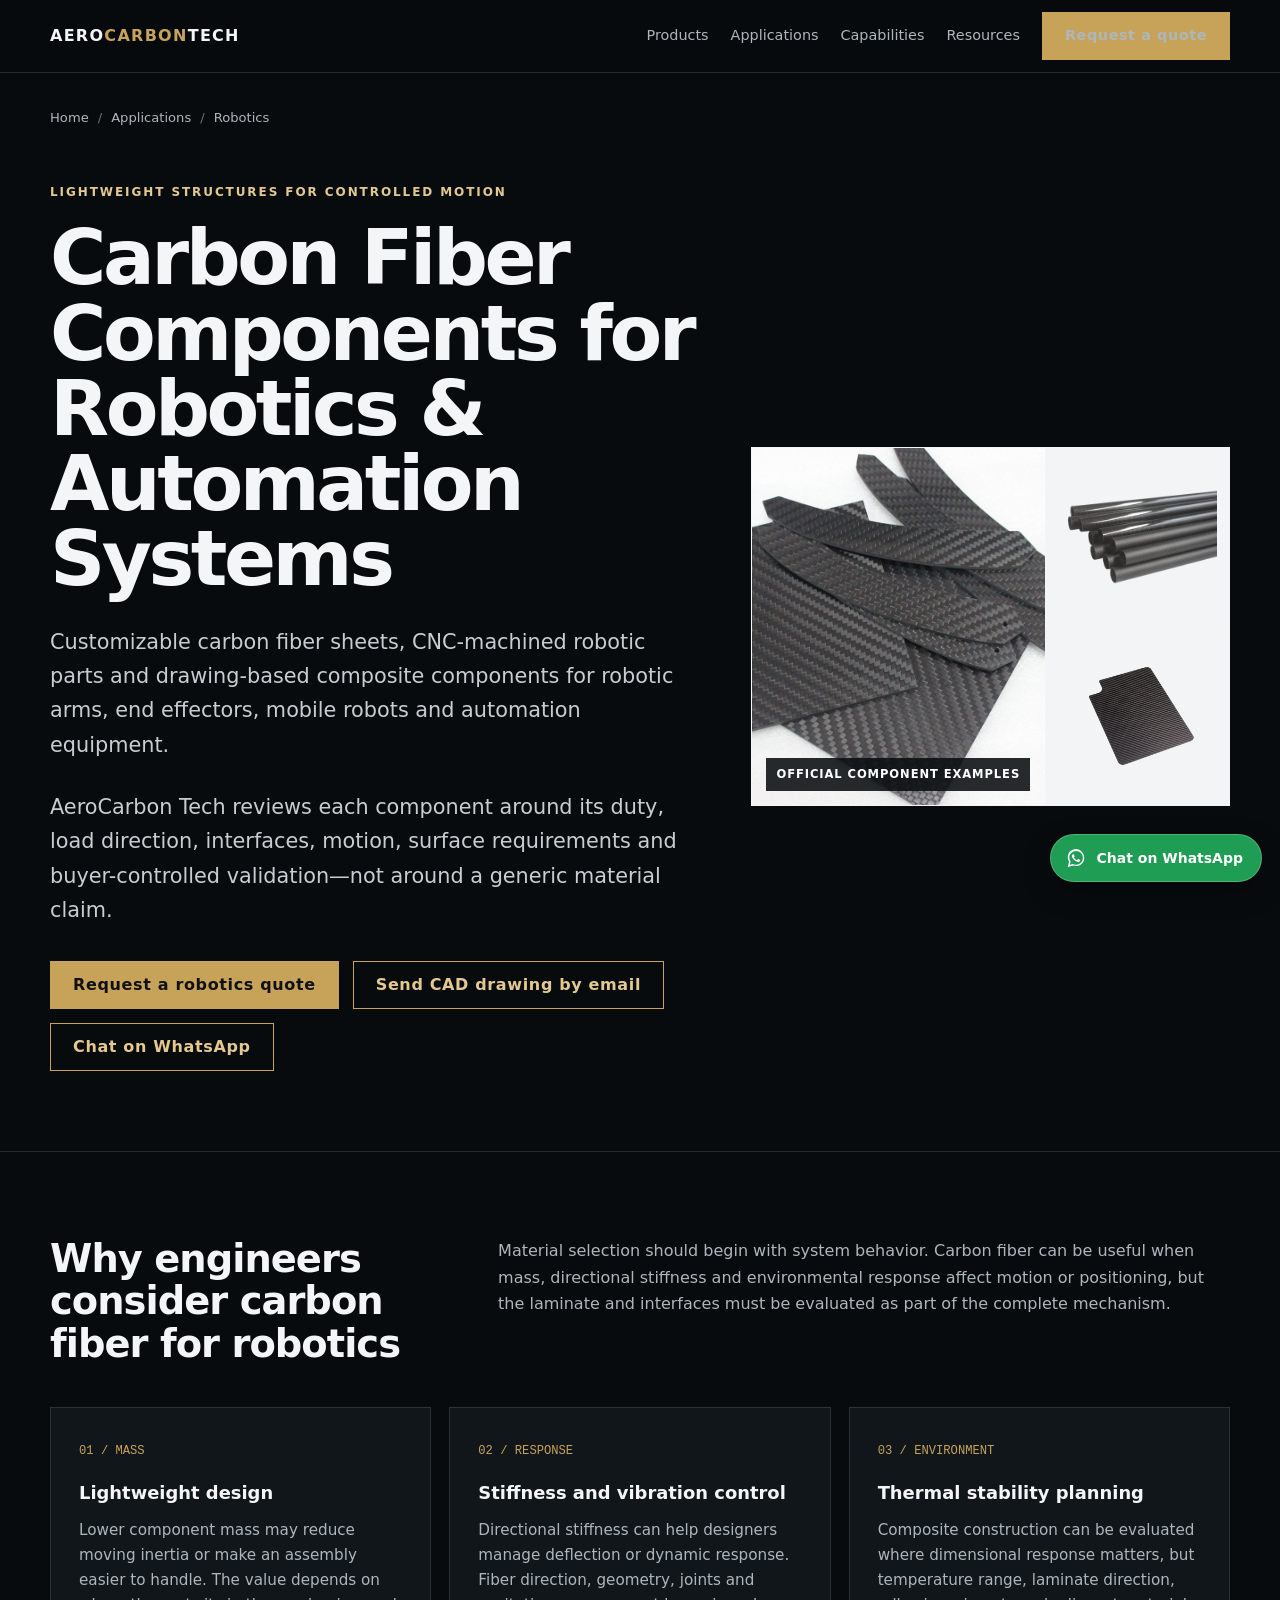
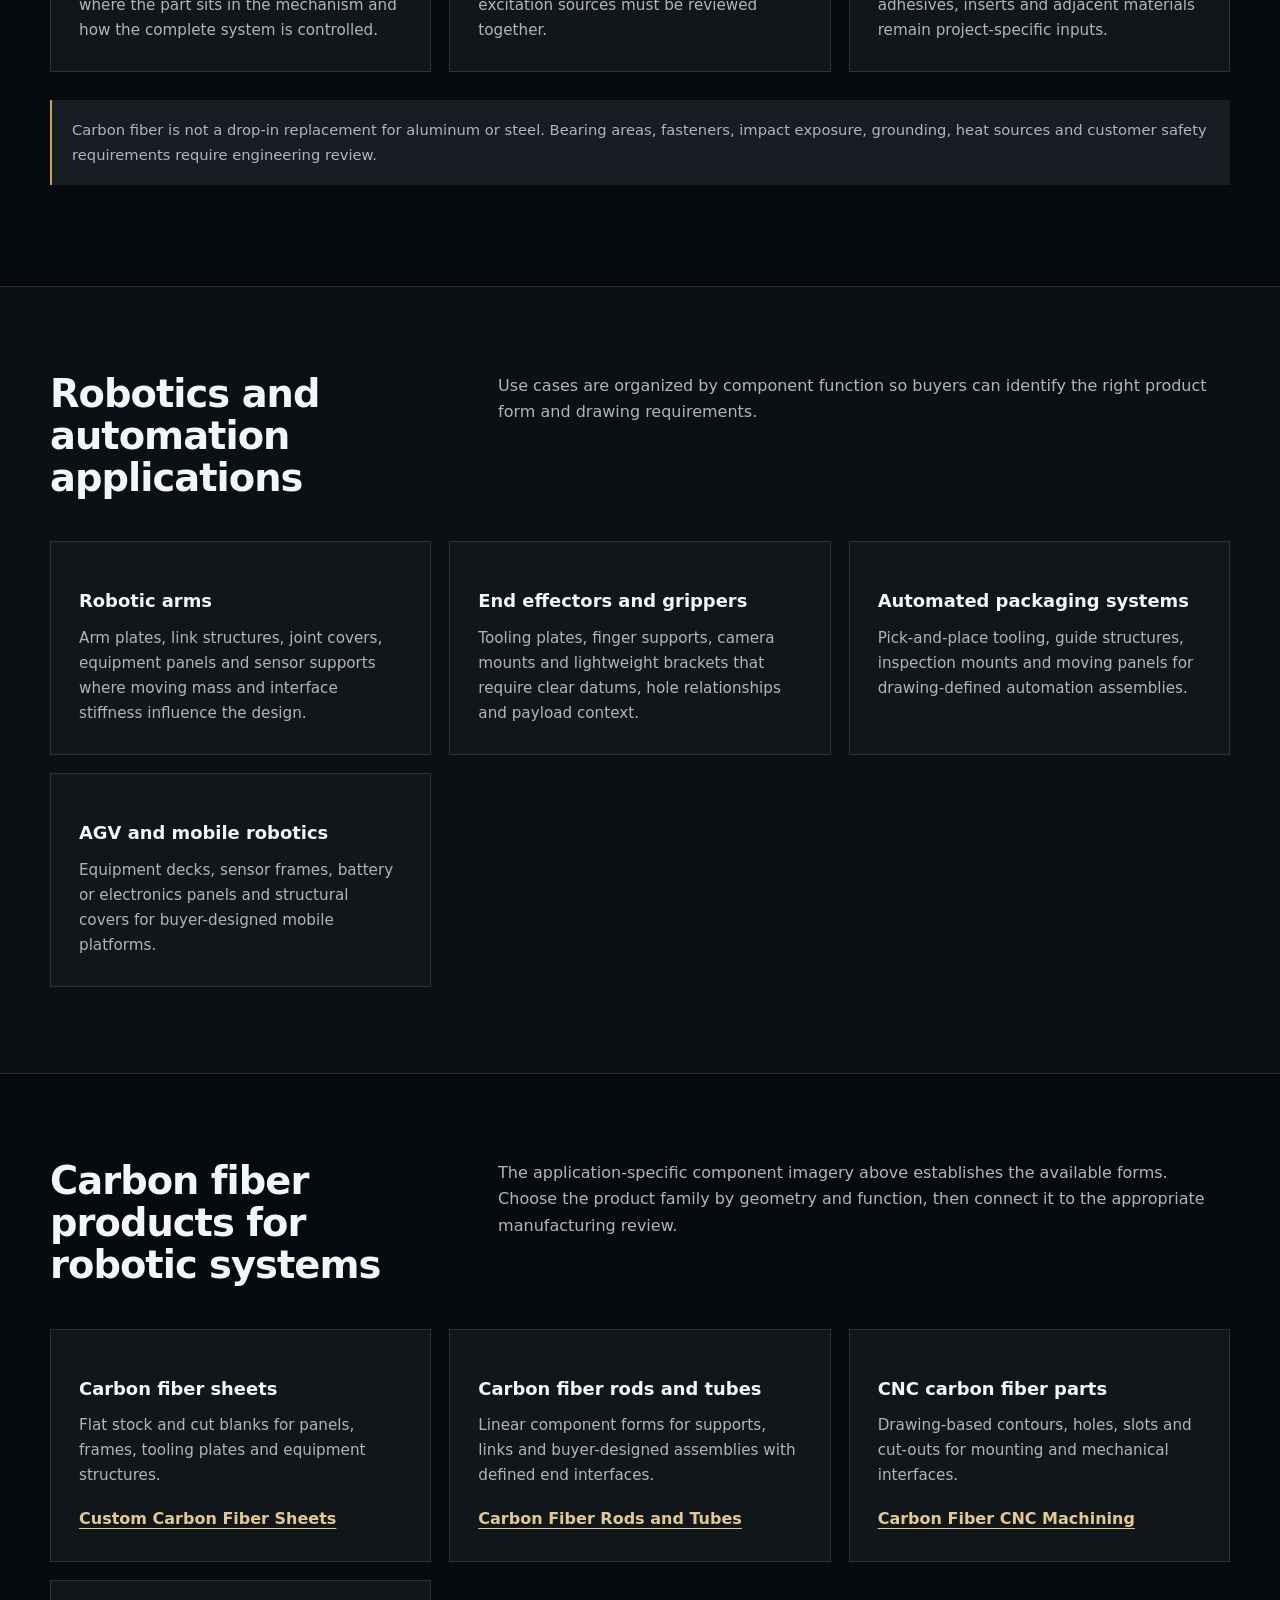
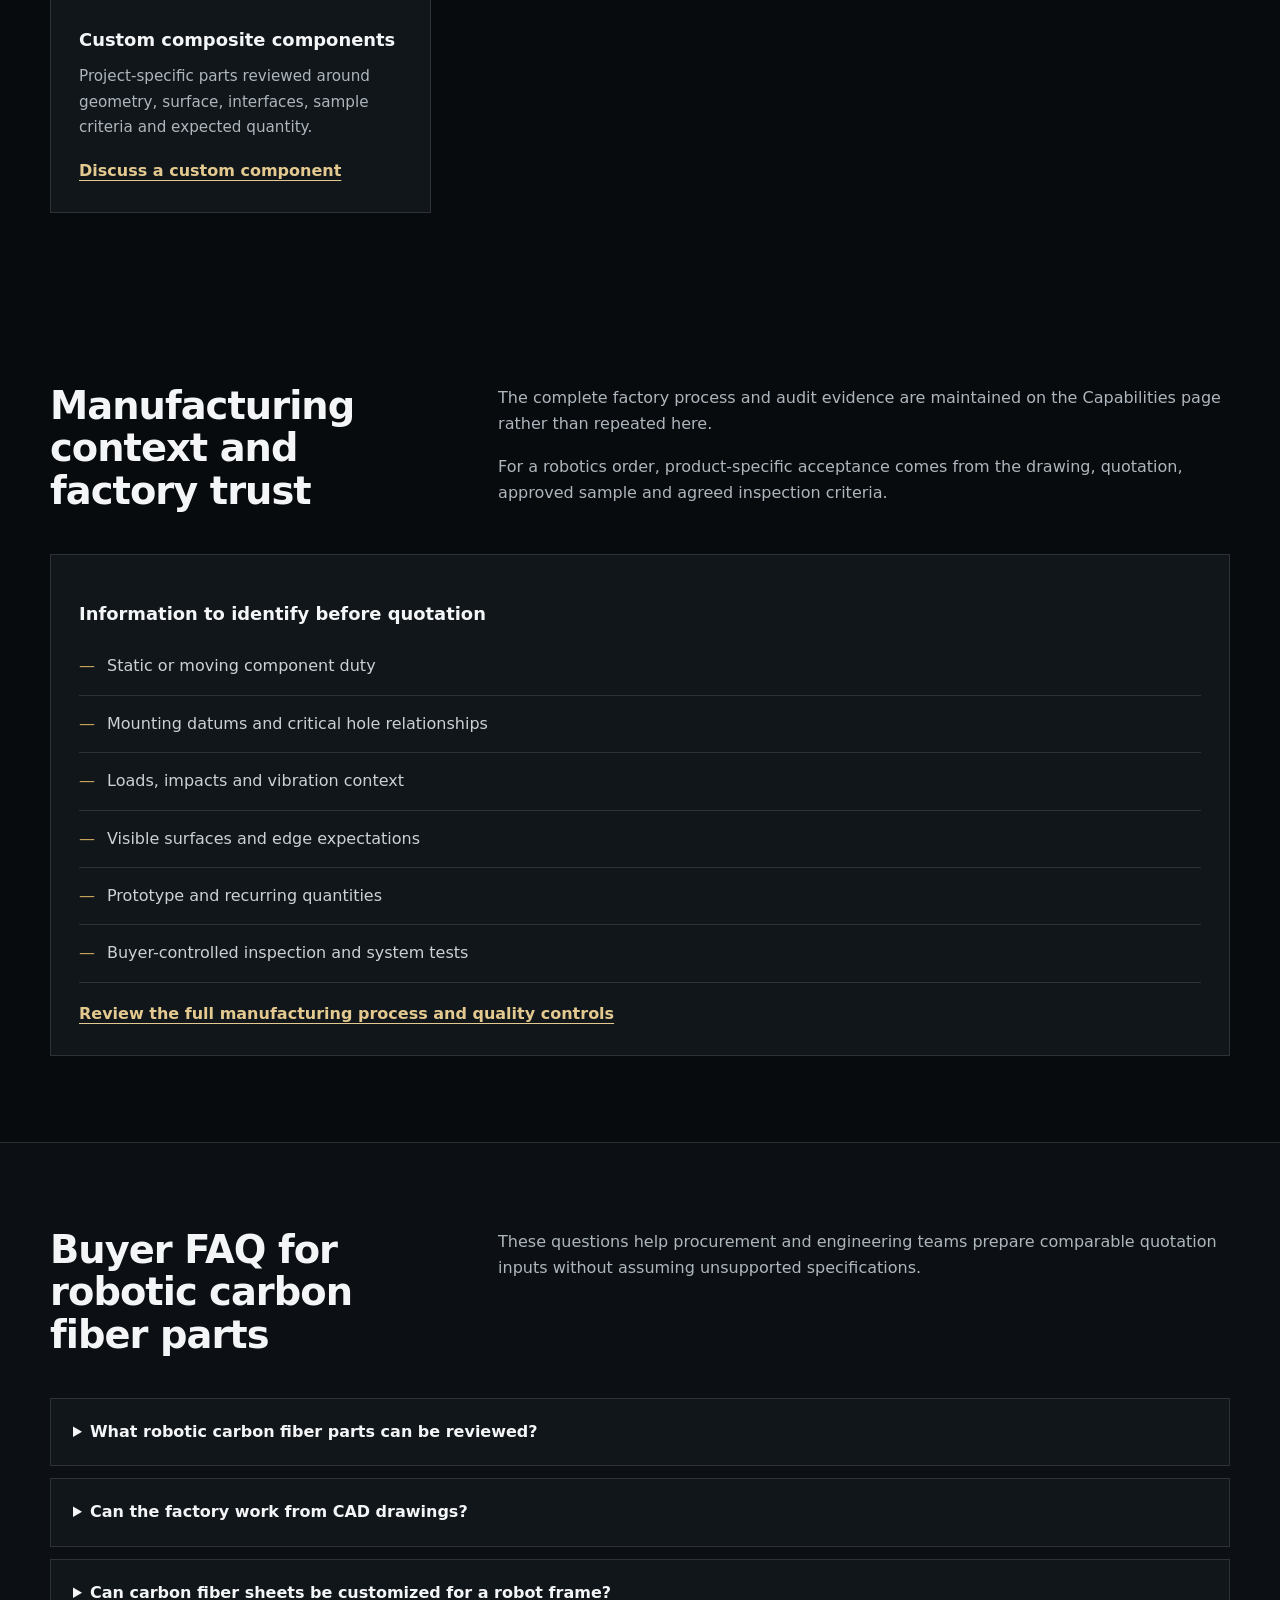
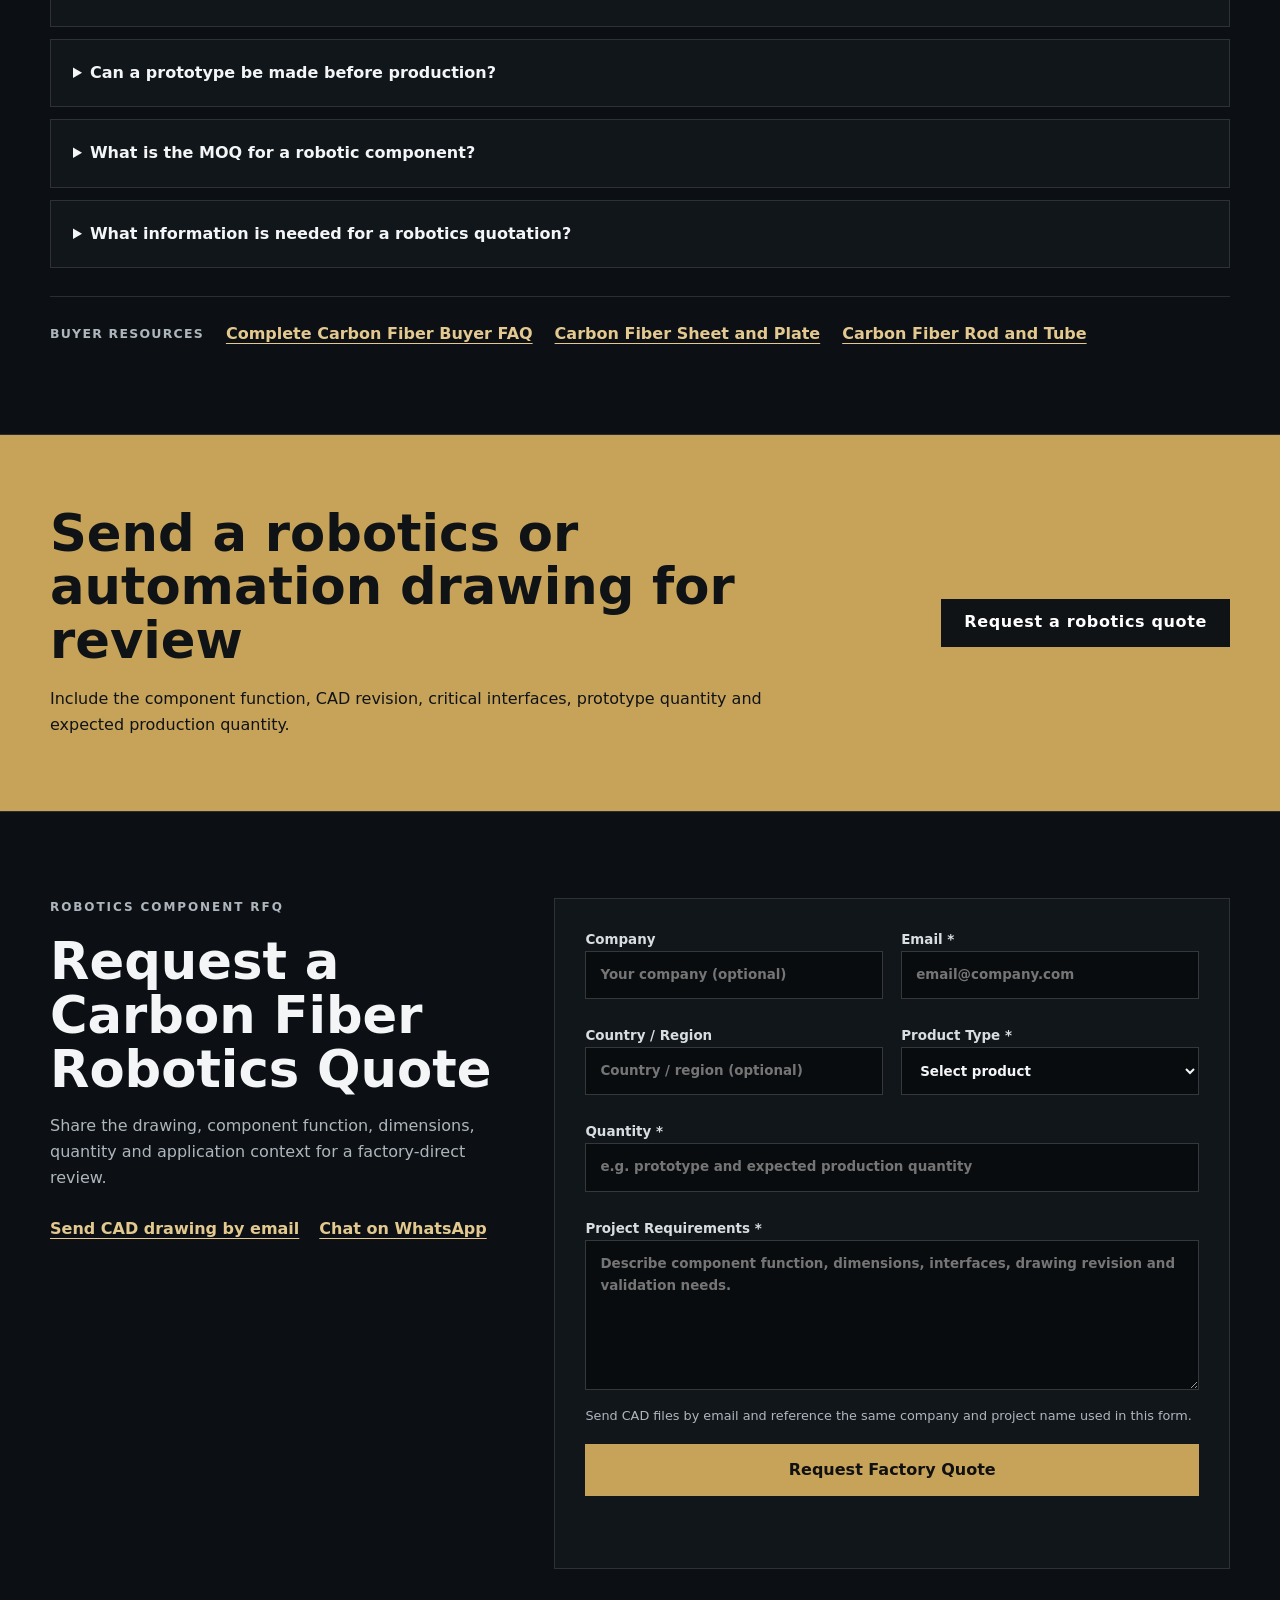
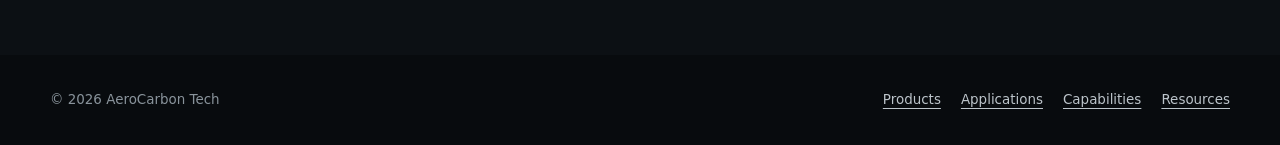
<file: applications/robotics/index.html>
<!doctype html>
<html lang="en">
<head>
  <meta charset="utf-8">
  <meta name="viewport" content="width=device-width, initial-scale=1">
  <title>Carbon Fiber Sheets &amp; Components for Robotics | AeroCarbon Tech</title>
  <meta name="description" content="Explore custom carbon fiber sheets, panels and CNC components for robotic arms, AGVs, inspection robots and automation equipment.">
  <meta property="og:type" content="website">
  <meta property="og:site_name" content="AeroCarbon Tech">
  <meta property="og:title" content="Carbon Fiber Sheets &amp; Components for Robotics | AeroCarbon Tech">
  <meta property="og:description" content="Explore custom carbon fiber sheets, panels and CNC components for robotic arms, AGVs, inspection robots and automation equipment.">
  <meta property="og:url" content="https://www.aerocarbontech.com/applications/robotics/">
  <meta property="og:image" content="https://www.aerocarbontech.com/public/images/factory-workshop-hero.webp">
  <meta name="twitter:card" content="summary_large_image">
  <meta name="twitter:title" content="Carbon Fiber Sheets &amp; Components for Robotics | AeroCarbon Tech">
  <meta name="twitter:description" content="Explore custom carbon fiber sheets, panels and CNC components for robotic arms, AGVs, inspection robots and automation equipment.">
  <meta name="twitter:image" content="https://www.aerocarbontech.com/public/images/factory-workshop-hero.webp">
  <meta name="robots" content="index, follow">
  <link rel="canonical" href="https://www.aerocarbontech.com/applications/robotics/">
  <link rel="stylesheet" href="../../phase1-pages.css">
  <style>
    .robotics-hero-media { position: relative; display: grid; grid-template-columns: 1.35fr .85fr; grid-template-rows: 1fr 1fr; aspect-ratio: 4 / 3; overflow: hidden; border: 1px solid var(--line); background: #f3f4f5; }
    .robotics-hero-media img { width: 100%; height: 100%; min-height: 0; display: block; object-fit: contain; padding: 12px; }
    .robotics-hero-media .hero-cnc { grid-row: 1 / 3; object-fit: cover; padding: 0; object-position: 54% 50%; }
    .robotics-hero-media .hero-tubes { border-left: 1px solid var(--line); border-bottom: 1px solid var(--line); object-position: center; }
    .robotics-hero-media .hero-sheets { border-left: 1px solid var(--line); object-position: center; }
    .robotics-media-label { position: absolute; left: 14px; bottom: 14px; padding: 7px 10px; background: rgba(10, 14, 18, .88); color: #fff; font-size: .72rem; font-weight: 700; letter-spacing: .08em; text-transform: uppercase; }
    .robotics-product-media { aspect-ratio: 4 / 3; height: auto; object-fit: cover; object-position: center; }
    .robotics-product-media.media-tubes { object-position: 50% 52%; }
    .robotics-product-media.media-cnc { object-position: 52% 48%; }
    .robotics-product-media.media-frame { object-position: 50% 48%; }
    .robotics-process-media img { aspect-ratio: 3 / 2; height: auto; object-fit: cover; object-position: 52% 48%; }
    @media (max-width: 680px) {
      .robotics-hero-media { min-height: 0; }
      .robotics-hero-media img { padding: 8px; }
      .robotics-hero-media .hero-cnc { padding: 0; }
      .robotics-media-label { left: 10px; bottom: 10px; }
    }
  </style>
  <script type="application/ld+json">{"@context":"https://schema.org","@type":"BreadcrumbList","itemListElement":[{"@type":"ListItem","position":1,"name":"Home","item":"https://www.aerocarbontech.com/"},{"@type":"ListItem","position":2,"name":"Applications","item":"https://www.aerocarbontech.com/applications/"},{"@type":"ListItem","position":3,"name":"Robotics","item":"https://www.aerocarbontech.com/applications/robotics/"}]}</script>
</head>
<body>
  <header class="site-header"><div class="wrap nav"><a class="brand" href="../../">Aero<span>Carbon</span>Tech</a><nav class="nav-links" aria-label="Primary"><a href="../../products/">Products</a><a href="../">Applications</a><a href="../../capabilities/">Capabilities</a><a href="../../resources/">Resources</a><a class="button" href="#rfq">Request a quote</a></nav></div></header>
  <main>
    <nav class="wrap breadcrumbs" aria-label="Breadcrumb"><ol><li><a href="../../">Home</a></li><li><a href="../">Applications</a></li><li aria-current="page">Robotics</li></ol></nav>

    <section class="hero"><div class="wrap hero-grid"><div><p class="eyebrow">Lightweight structures for controlled motion</p><h1>Carbon Fiber Components for Robotics &amp; Automation Systems</h1><p class="lede">Customizable carbon fiber sheets, CNC-machined robotic parts and drawing-based composite components for robotic arms, end effectors, mobile robots and automation equipment.</p><p class="lede">AeroCarbon Tech reviews each component around its duty, load direction, interfaces, motion, surface requirements and buyer-controlled validation—not around a generic material claim.</p><div class="hero-actions"><a class="button" href="#rfq">Request a robotics quote</a><a class="button secondary" href="mailto:sales@aerocarbontech.com?subject=Robotics%20Carbon%20Fiber%20RFQ">Send CAD drawing by email</a><a class="button secondary" href="https://wa.me/8619556679532?text=Hello%2C%20I%20need%20carbon%20fiber%20components%20for%20a%20robotics%20or%20automation%20project." target="_blank" rel="noopener noreferrer">Chat on WhatsApp</a></div></div><div class="robotics-hero-media" role="group" aria-label="Official carbon fiber component examples for robotics applications"><img class="hero-cnc" src="../../public/images/official/carbon-fiber-cnc-parts.jpg" width="1200" height="800" alt="Official CNC-machined carbon fiber component examples for robotics application review"><img class="hero-tubes" src="../../public/images/official/carbon-fiber-tube-range.png" width="762" height="508" alt="Official carbon fiber tube examples for robotic links and structural supports"><img class="hero-sheets" src="../../public/images/official/carbon-fiber-sheet-stack.png" width="1200" height="800" alt="Official carbon fiber sheet examples for robotic mounting plates and panels"><span class="robotics-media-label">Official component examples</span></div></div></section>

    <section class="section"><div class="wrap"><div class="section-head"><h2>Why engineers consider carbon fiber for robotics</h2><p>Material selection should begin with system behavior. Carbon fiber can be useful when mass, directional stiffness and environmental response affect motion or positioning, but the laminate and interfaces must be evaluated as part of the complete mechanism.</p></div><div class="grid"><article class="card"><span class="number">01 / MASS</span><h3>Lightweight design</h3><p>Lower component mass may reduce moving inertia or make an assembly easier to handle. The value depends on where the part sits in the mechanism and how the complete system is controlled.</p></article><article class="card"><span class="number">02 / RESPONSE</span><h3>Stiffness and vibration control</h3><p>Directional stiffness can help designers manage deflection or dynamic response. Fiber direction, geometry, joints and excitation sources must be reviewed together.</p></article><article class="card"><span class="number">03 / ENVIRONMENT</span><h3>Thermal stability planning</h3><p>Composite construction can be evaluated where dimensional response matters, but temperature range, laminate direction, adhesives, inserts and adjacent materials remain project-specific inputs.</p></article></div><p class="notice">Carbon fiber is not a drop-in replacement for aluminum or steel. Bearing areas, fasteners, impact exposure, grounding, heat sources and customer safety requirements require engineering review.</p></div></section>

    <section class="section alt"><div class="wrap"><div class="section-head"><h2>Robotics and automation applications</h2><p>Use cases are organized by component function so buyers can identify the right product form and drawing requirements.</p></div><div class="grid"><article class="card"><h3>Robotic arms</h3><p>Arm plates, link structures, joint covers, equipment panels and sensor supports where moving mass and interface stiffness influence the design.</p></article><article class="card"><h3>End effectors and grippers</h3><p>Tooling plates, finger supports, camera mounts and lightweight brackets that require clear datums, hole relationships and payload context.</p></article><article class="card"><h3>Automated packaging systems</h3><p>Pick-and-place tooling, guide structures, inspection mounts and moving panels for drawing-defined automation assemblies.</p></article><article class="card"><h3>AGV and mobile robotics</h3><p>Equipment decks, sensor frames, battery or electronics panels and structural covers for buyer-designed mobile platforms.</p></article></div></div></section>

    <section class="section"><div class="wrap"><div class="section-head"><h2>Carbon fiber products for robotic systems</h2><p>The application-specific component imagery above establishes the available forms. Choose the product family by geometry and function, then connect it to the appropriate manufacturing review.</p></div><div class="grid"><article class="card"><h3>Carbon fiber sheets</h3><p>Flat stock and cut blanks for panels, frames, tooling plates and equipment structures.</p><a href="../../products/carbon-fiber-sheet-plate/">Custom Carbon Fiber Sheets</a></article><article class="card"><h3>Carbon fiber rods and tubes</h3><p>Linear component forms for supports, links and buyer-designed assemblies with defined end interfaces.</p><a href="../../products/carbon-fiber-rod/">Carbon Fiber Rods and Tubes</a></article><article class="card"><h3>CNC carbon fiber parts</h3><p>Drawing-based contours, holes, slots and cut-outs for mounting and mechanical interfaces.</p><a href="../../capabilities/">Carbon Fiber CNC Machining</a></article><article class="card"><h3>Custom composite components</h3><p>Project-specific parts reviewed around geometry, surface, interfaces, sample criteria and expected quantity.</p><a href="#rfq">Discuss a custom component</a></article></div></div></section>

    <section class="section"><div class="wrap"><div class="section-head"><h2>Manufacturing context and factory trust</h2><div><p>The complete factory process and audit evidence are maintained on the Capabilities page rather than repeated here.</p><p>For a robotics order, product-specific acceptance comes from the drawing, quotation, approved sample and agreed inspection criteria.</p></div></div><div class="card"><h3>Information to identify before quotation</h3><ul class="checklist"><li>Static or moving component duty</li><li>Mounting datums and critical hole relationships</li><li>Loads, impacts and vibration context</li><li>Visible surfaces and edge expectations</li><li>Prototype and recurring quantities</li><li>Buyer-controlled inspection and system tests</li></ul><a href="../../capabilities/">Review the full manufacturing process and quality controls</a></div></div></section>

    <section class="section alt"><div class="wrap"><div class="section-head"><h2>Buyer FAQ for robotic carbon fiber parts</h2><p>These questions help procurement and engineering teams prepare comparable quotation inputs without assuming unsupported specifications.</p></div><div class="faq-list"><details><summary>What robotic carbon fiber parts can be reviewed?</summary><p>Examples include arm plates, links, tooling supports, gripper components, sensor mounts, AGV panels and other drawing-defined parts. Feasibility is confirmed from the specific design.</p></details><details><summary>Can the factory work from CAD drawings?</summary><p>Send the current 2D drawing and any available 3D model. Identify which document controls dimensions, tolerances and revision status, and confirm accepted file formats with the team.</p></details><details><summary>Can carbon fiber sheets be customized for a robot frame?</summary><p>Custom outlines, holes, slots and cut-outs can be reviewed. The drawing should identify datums, fastener interfaces, edge requirements and visible faces.</p></details><details><summary>Can a prototype be made before production?</summary><p>A prototype stage can be discussed when appropriate. Define what the sample must validate and do not assume that prototype completion equals approval for recurring production.</p></details><details><summary>What is the MOQ for a robotic component?</summary><p>MOQ can depend on material form, geometry, machining, setup, tooling and commercial scope. No universal number is published because it must be confirmed in the quotation.</p></details><details><summary>What information is needed for a robotics quotation?</summary><p>Provide drawings, component function, material assumptions, dimensions, quantity, surface requirements, critical interfaces, inspection needs, destination and target timing.</p></details></div><div class="related"><span>Buyer resources</span><a href="../../resources/faq/">Complete Carbon Fiber Buyer FAQ</a><a href="../../products/carbon-fiber-sheet-plate/">Carbon Fiber Sheet and Plate</a><a href="../../products/carbon-fiber-rod/">Carbon Fiber Rod and Tube</a></div></div></section>

    <section class="cta"><div class="wrap cta-inner"><div><h2>Send a robotics or automation drawing for review</h2><p>Include the component function, CAD revision, critical interfaces, prototype quantity and expected production quantity.</p></div><a class="button" href="#rfq">Request a robotics quote</a></div></section>

    <section class="rfq-section" id="rfq" aria-labelledby="rfq-heading"><div class="wrap rfq-layout"><div class="rfq-copy"><p class="eyebrow">Robotics component RFQ</p><h2 id="rfq-heading">Request a Carbon Fiber Robotics Quote</h2><p>Share the drawing, component function, dimensions, quantity and application context for a factory-direct review.</p><div class="rfq-channels"><a href="mailto:sales@aerocarbontech.com?subject=Robotics%20Carbon%20Fiber%20RFQ">Send CAD drawing by email</a><a href="https://wa.me/8619556679532?text=Hello%2C%20I%20need%20a%20quotation%20for%20a%20carbon%20fiber%20robotics%20or%20automation%20component." target="_blank" rel="noopener noreferrer">Chat on WhatsApp</a></div></div><form class="rfq-form" action="https://api.web3forms.com/submit" method="POST" data-phase1-rfq><input type="hidden" name="access_key" value="b27f8966-6943-4f60-b869-53003d5de183"><input type="hidden" name="subject" value="New RFQ from aerocarbontech.com"><input type="hidden" name="from_name" value="AeroCarbon Tech Website"><input type="hidden" name="replyto" value=""><input type="checkbox" name="botcheck" style="display:none" tabindex="-1" autocomplete="off"><div class="rfq-field"><label>Company<input name="Company" type="text" placeholder="Your company (optional)" autocomplete="organization"></label></div><div class="rfq-field"><label>Email *<input name="Email" type="email" placeholder="email@company.com" autocomplete="email" required></label></div><div class="rfq-field"><label>Country / Region<input name="Country" type="text" placeholder="Country / region (optional)" autocomplete="country-name"></label></div><div class="rfq-field"><label>Product Type *<select name="Product Type" required><option value="">Select product</option><option>Carbon fiber sheet / plate</option><option>Carbon fiber tube / rod</option><option>CNC carbon fiber part</option><option>Custom OEM project</option></select></label></div><div class="rfq-field full"><label>Quantity *<input name="Quantity" type="text" placeholder="e.g. prototype and expected production quantity" required></label></div><div class="rfq-field full"><label>Project Requirements *<textarea name="Project Requirements" placeholder="Describe component function, dimensions, interfaces, drawing revision and validation needs." required></textarea></label><p class="rfq-help">Send CAD files by email and reference the same company and project name used in this form.</p></div><button class="rfq-submit" type="submit">Request Factory Quote</button><p class="rfq-status" data-rfq-status role="status" aria-live="polite"></p></form></div></section>
  </main>
  <footer class="site-footer"><div class="wrap footer-inner"><span>© 2026 AeroCarbon Tech</span><div class="footer-links"><a href="../../products/">Products</a><a href="../">Applications</a><a href="../../capabilities/">Capabilities</a><a href="../../resources/">Resources</a></div></div></footer>
  <script src="../../scripts/phase1-rfq.js" defer></script>
</body>
</html>
</file>
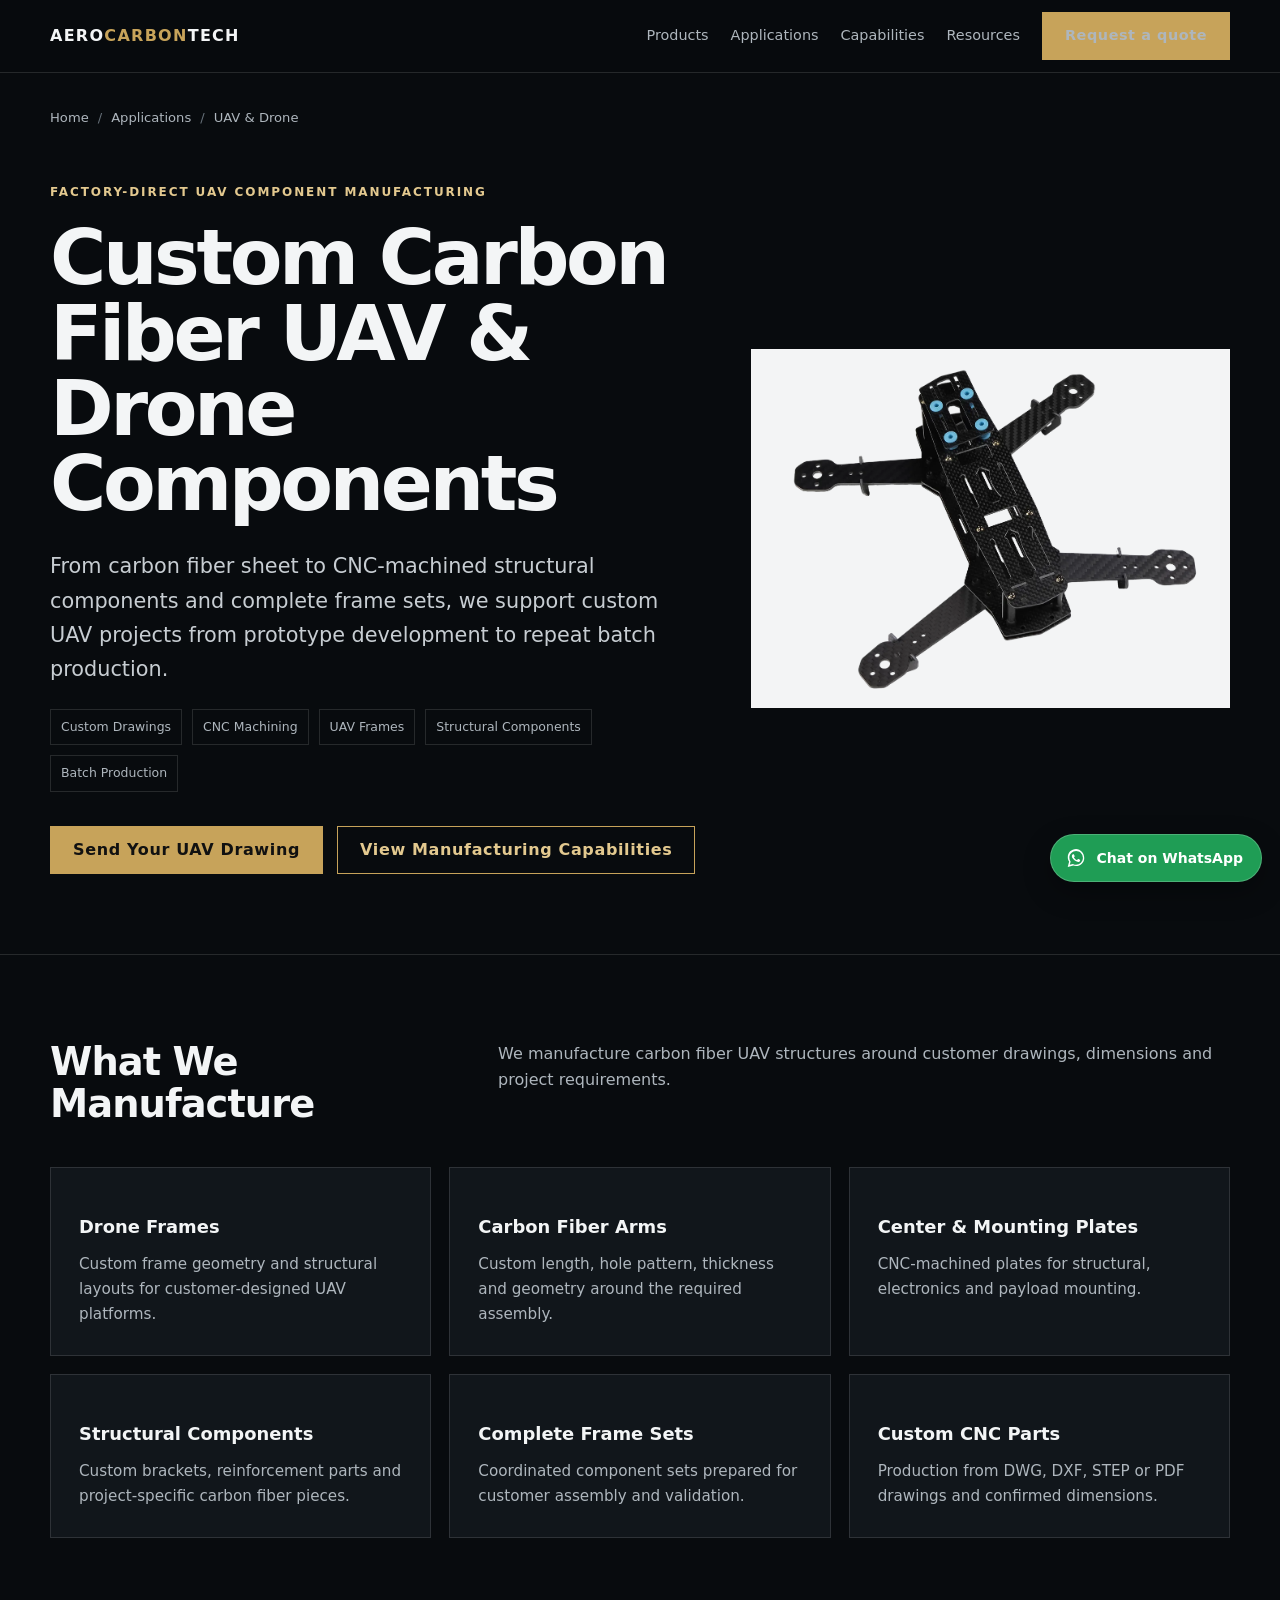
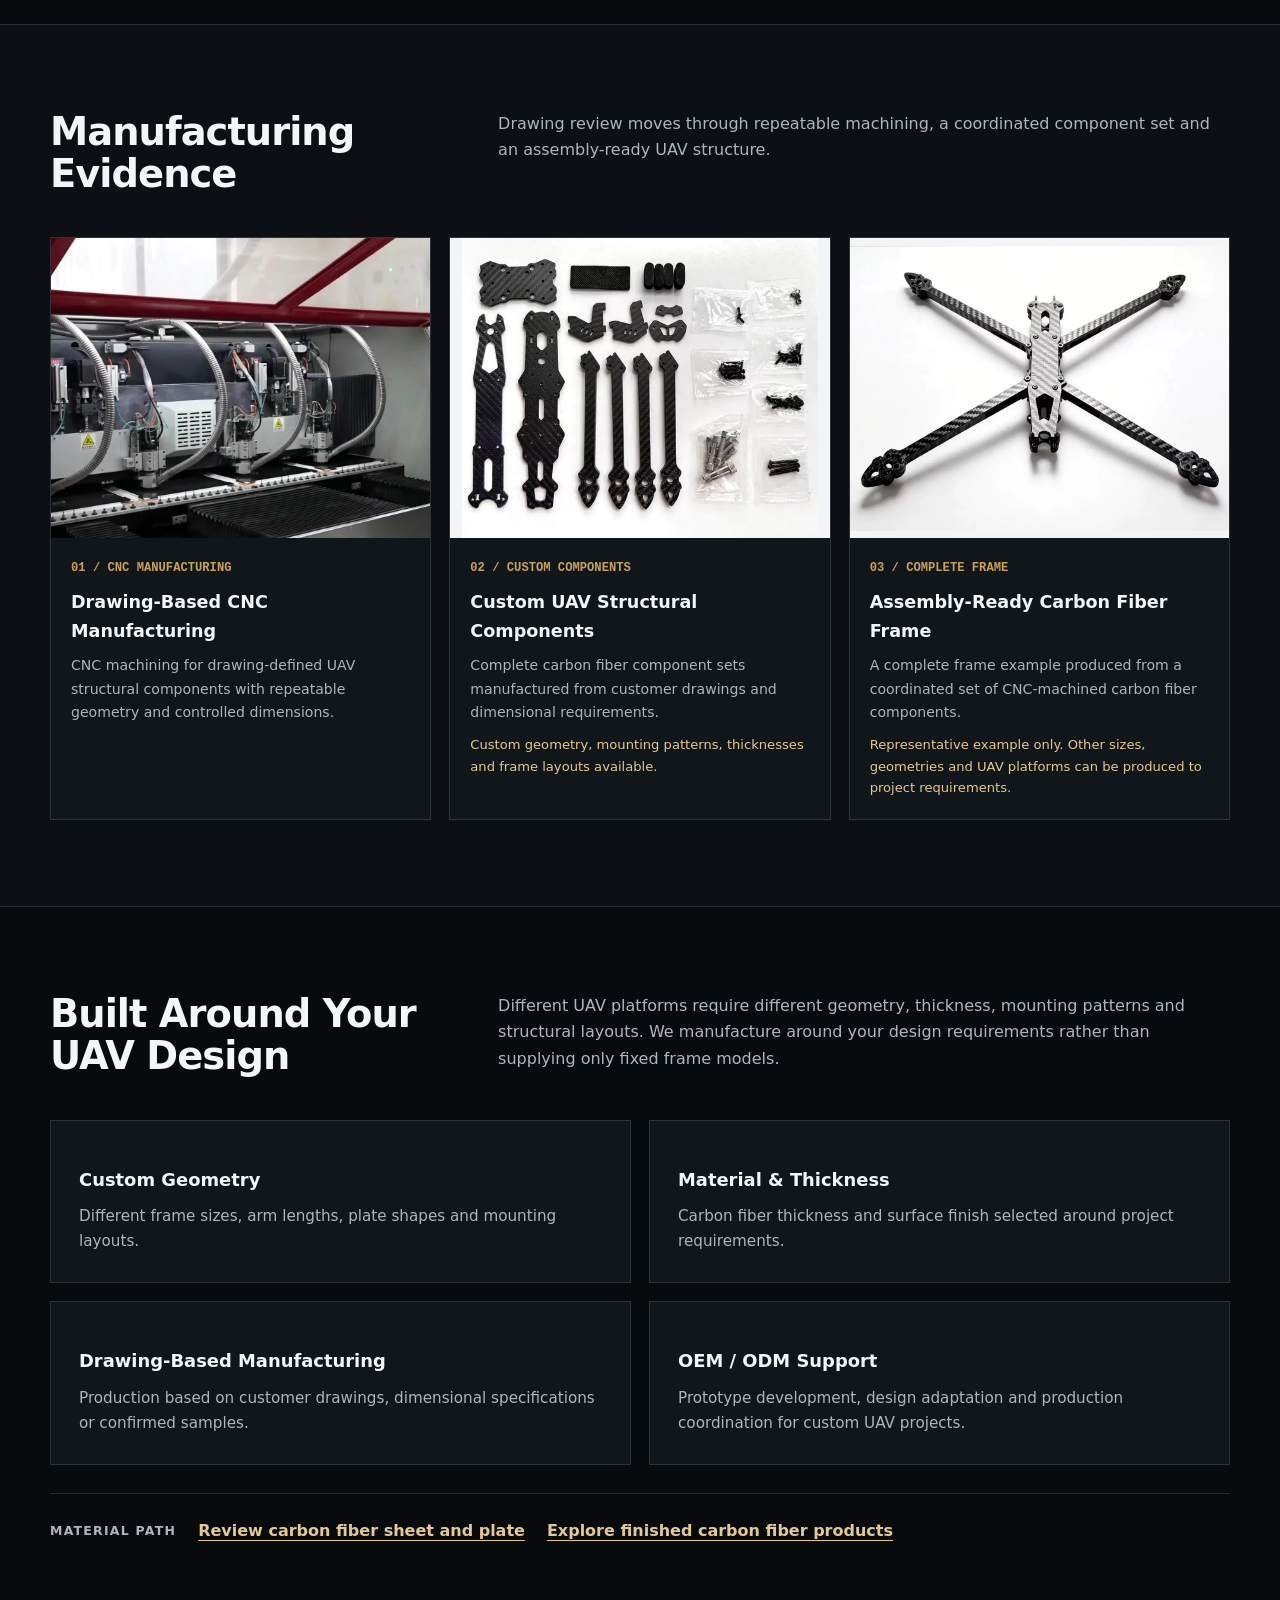
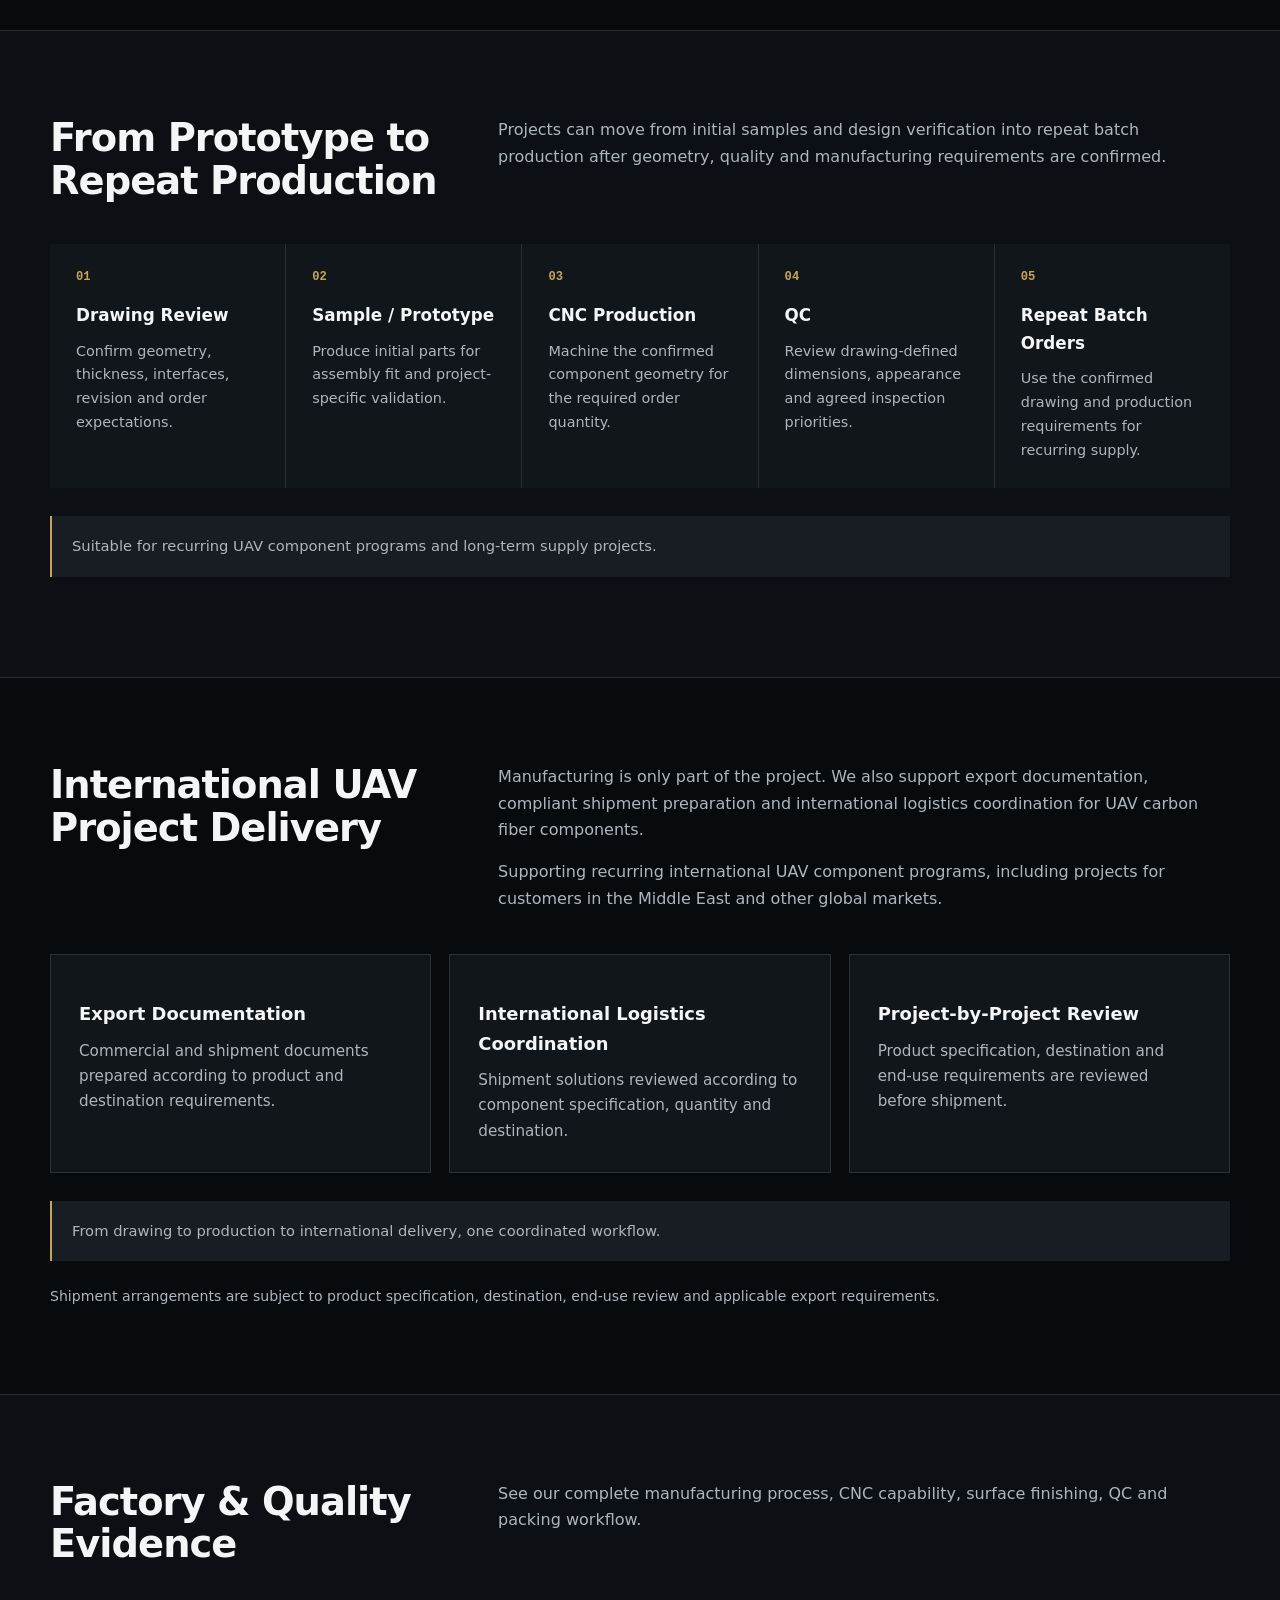
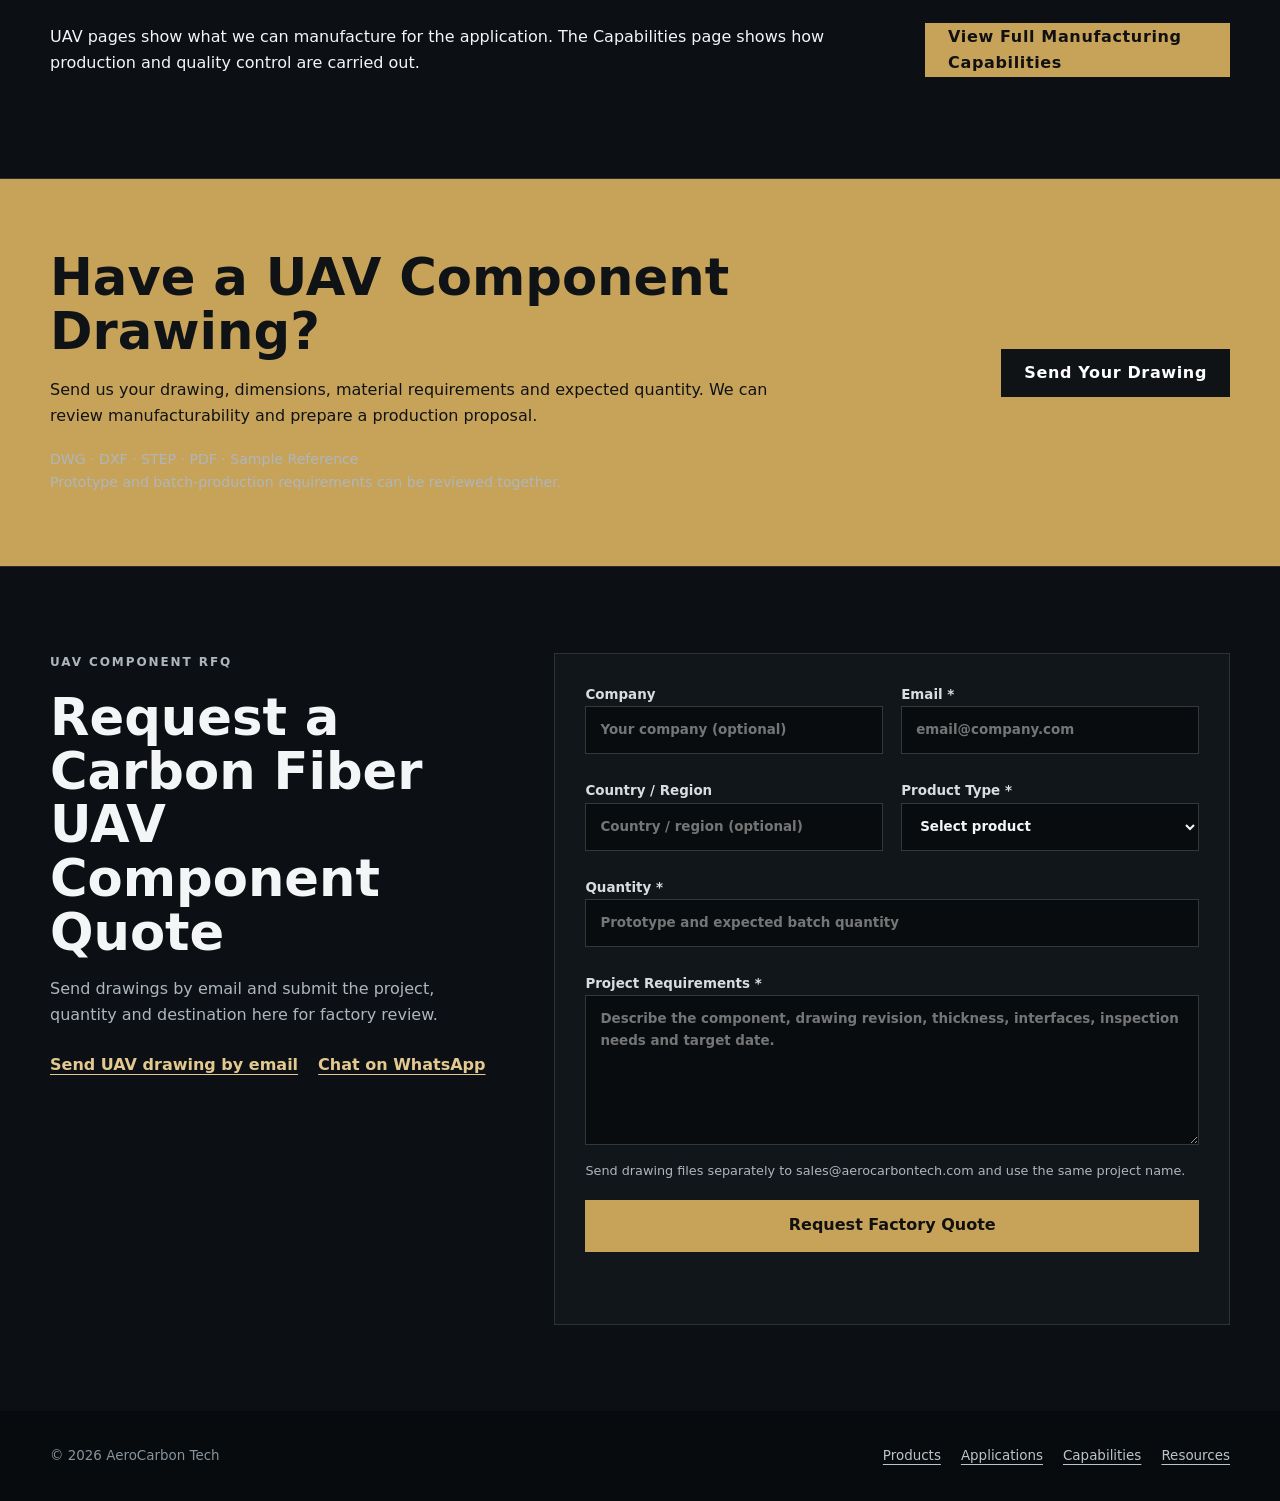
<file: applications/uav-drone/index.html>
<!doctype html>
<html lang="en">
<head>
  <meta charset="utf-8">
  <meta name="viewport" content="width=device-width, initial-scale=1">
  <title>Custom Carbon Fiber UAV &amp; Drone Components | AeroCarbon Tech</title>
  <meta name="description" content="Custom carbon fiber UAV and drone components manufactured from customer drawings. CNC machining, custom frames, structural parts, prototypes, repeat batch production and international project support.">
  <meta property="og:type" content="website">
  <meta property="og:site_name" content="AeroCarbon Tech">
  <meta property="og:title" content="Custom Carbon Fiber UAV &amp; Drone Components | AeroCarbon Tech">
  <meta property="og:description" content="Custom carbon fiber UAV and drone components manufactured from customer drawings, from prototype development to repeat batch production.">
  <meta property="og:url" content="https://www.aerocarbontech.com/applications/uav-drone/">
  <meta property="og:image" content="https://www.aerocarbontech.com/public/images/factory-workshop-hero.webp">
  <meta name="twitter:card" content="summary_large_image">
  <meta name="twitter:title" content="Custom Carbon Fiber UAV &amp; Drone Components | AeroCarbon Tech">
  <meta name="twitter:description" content="Custom carbon fiber UAV and drone components manufactured from customer drawings, from prototype development to repeat batch production.">
  <meta name="twitter:image" content="https://www.aerocarbontech.com/public/images/factory-workshop-hero.webp">
  <meta name="robots" content="index, follow">
  <link rel="canonical" href="https://www.aerocarbontech.com/applications/uav-drone/">
  <link rel="stylesheet" href="../../phase1-pages.css?v=20260823-uav">
  <script type="application/ld+json">{"@context":"https://schema.org","@type":"BreadcrumbList","itemListElement":[{"@type":"ListItem","position":1,"name":"Home","item":"https://www.aerocarbontech.com/"},{"@type":"ListItem","position":2,"name":"Applications","item":"https://www.aerocarbontech.com/applications/"},{"@type":"ListItem","position":3,"name":"UAV and Drone","item":"https://www.aerocarbontech.com/applications/uav-drone/"}]}</script>
</head>
<body>
  <header class="site-header"><div class="wrap nav"><a class="brand" href="../../">Aero<span>Carbon</span>Tech</a><nav class="nav-links" aria-label="Primary"><a href="../../products/">Products</a><a href="../">Applications</a><a href="../../capabilities/">Capabilities</a><a href="../../resources/">Resources</a><a class="button" href="#rfq">Request a quote</a></nav></div></header>
  <main>
    <nav class="wrap breadcrumbs" aria-label="Breadcrumb"><ol><li><a href="../../">Home</a></li><li><a href="../">Applications</a></li><li aria-current="page">UAV &amp; Drone</li></ol></nav>

    <section class="hero"><div class="wrap hero-grid"><div><p class="eyebrow">Factory-direct UAV component manufacturing</p><h1>Custom Carbon Fiber UAV &amp; Drone Components</h1><p class="lede">From carbon fiber sheet to CNC-machined structural components and complete frame sets, we support custom UAV projects from prototype development to repeat batch production.</p><div class="tag-list" aria-label="UAV manufacturing capabilities"><span>Custom Drawings</span><span>CNC Machining</span><span>UAV Frames</span><span>Structural Components</span><span>Batch Production</span></div><div class="hero-actions"><a class="button" href="mailto:sales@aerocarbontech.com?subject=UAV%20Carbon%20Fiber%20Drawing">Send Your UAV Drawing</a><a class="button secondary" href="../../capabilities/">View Manufacturing Capabilities</a></div></div><img class="hero-image product-media-contain" src="../../public/images/products/custom-carbon-fiber-uav-frame.webp" width="1217" height="811" alt="Custom carbon fiber UAV frame manufactured from CNC-machined structural components"></div></section>

    <section class="section"><div class="wrap"><div class="section-head"><h2>What We Manufacture</h2><p>We manufacture carbon fiber UAV structures around customer drawings, dimensions and project requirements.</p></div><div class="grid"><article class="card"><h3>Drone Frames</h3><p>Custom frame geometry and structural layouts for customer-designed UAV platforms.</p></article><article class="card"><h3>Carbon Fiber Arms</h3><p>Custom length, hole pattern, thickness and geometry around the required assembly.</p></article><article class="card"><h3>Center &amp; Mounting Plates</h3><p>CNC-machined plates for structural, electronics and payload mounting.</p></article><article class="card"><h3>Structural Components</h3><p>Custom brackets, reinforcement parts and project-specific carbon fiber pieces.</p></article><article class="card"><h3>Complete Frame Sets</h3><p>Coordinated component sets prepared for customer assembly and validation.</p></article><article class="card"><h3>Custom CNC Parts</h3><p>Production from DWG, DXF, STEP or PDF drawings and confirmed dimensions.</p></article></div></div></section>

    <section class="section alt"><div class="wrap"><div class="section-head"><h2>Manufacturing Evidence</h2><p>Drawing review moves through repeatable machining, a coordinated component set and an assembly-ready UAV structure.</p></div><div class="media-grid uav-manufacturing-grid"><figure class="media-card"><img src="../../public/images/manufacturing/cnc-machining-equipment.webp" width="1080" height="864" loading="lazy" alt="CNC equipment machining drawing-defined carbon fiber UAV components"><figcaption><span class="number">01 / CNC MANUFACTURING</span><h3>Drawing-Based CNC Manufacturing</h3><p>CNC machining for drawing-defined UAV structural components with repeatable geometry and controlled dimensions.</p></figcaption></figure><figure class="media-card"><img src="../../public/images/products/custom-carbon-fiber-uav-components.webp" width="1200" height="1010" loading="lazy" alt="Custom CNC machined carbon fiber UAV and drone structural components"><figcaption><span class="number">02 / CUSTOM COMPONENTS</span><h3>Custom UAV Structural Components</h3><p>Complete carbon fiber component sets manufactured from customer drawings and dimensional requirements.</p><p>Custom geometry, mounting patterns, thicknesses and frame layouts available.</p></figcaption></figure><figure class="media-card"><img src="../../public/images/products/custom-carbon-fiber-drone-frame.webp" width="1200" height="900" loading="lazy" alt="Custom carbon fiber UAV drone frame manufacturing example"><figcaption><span class="number">03 / COMPLETE FRAME</span><h3>Assembly-Ready Carbon Fiber Frame</h3><p>A complete frame example produced from a coordinated set of CNC-machined carbon fiber components.</p><p>Representative example only. Other sizes, geometries and UAV platforms can be produced to project requirements.</p></figcaption></figure></div></div></section>

    <section class="section"><div class="wrap"><div class="section-head"><h2>Built Around Your UAV Design</h2><p>Different UAV platforms require different geometry, thickness, mounting patterns and structural layouts. We manufacture around your design requirements rather than supplying only fixed frame models.</p></div><div class="two-col"><article class="card"><h3>Custom Geometry</h3><p>Different frame sizes, arm lengths, plate shapes and mounting layouts.</p></article><article class="card"><h3>Material &amp; Thickness</h3><p>Carbon fiber thickness and surface finish selected around project requirements.</p></article><article class="card"><h3>Drawing-Based Manufacturing</h3><p>Production based on customer drawings, dimensional specifications or confirmed samples.</p></article><article class="card"><h3>OEM / ODM Support</h3><p>Prototype development, design adaptation and production coordination for custom UAV projects.</p></article></div><div class="related"><span>Material path</span><a href="../../products/carbon-fiber-sheet-plate/">Review carbon fiber sheet and plate</a><a href="../../products/">Explore finished carbon fiber products</a></div></div></section>

    <section class="section alt"><div class="wrap"><div class="section-head"><h2>From Prototype to Repeat Production</h2><p>Projects can move from initial samples and design verification into repeat batch production after geometry, quality and manufacturing requirements are confirmed.</p></div><div class="process-list uav-production-flow"><article class="process-step"><h3>Drawing Review</h3><p>Confirm geometry, thickness, interfaces, revision and order expectations.</p></article><article class="process-step"><h3>Sample / Prototype</h3><p>Produce initial parts for assembly fit and project-specific validation.</p></article><article class="process-step"><h3>CNC Production</h3><p>Machine the confirmed component geometry for the required order quantity.</p></article><article class="process-step"><h3>QC</h3><p>Review drawing-defined dimensions, appearance and agreed inspection priorities.</p></article><article class="process-step"><h3>Repeat Batch Orders</h3><p>Use the confirmed drawing and production requirements for recurring supply.</p></article></div><p class="notice">Suitable for recurring UAV component programs and long-term supply projects.</p></div></section>

    <section class="section"><div class="wrap"><div class="section-head"><h2>International UAV Project Delivery</h2><div><p>Manufacturing is only part of the project. We also support export documentation, compliant shipment preparation and international logistics coordination for UAV carbon fiber components.</p><p>Supporting recurring international UAV component programs, including projects for customers in the Middle East and other global markets.</p></div></div><div class="grid"><article class="card"><h3>Export Documentation</h3><p>Commercial and shipment documents prepared according to product and destination requirements.</p></article><article class="card"><h3>International Logistics Coordination</h3><p>Shipment solutions reviewed according to component specification, quantity and destination.</p></article><article class="card"><h3>Project-by-Project Review</h3><p>Product specification, destination and end-use requirements are reviewed before shipment.</p></article></div><p class="notice">From drawing to production to international delivery, one coordinated workflow.</p><p class="uav-delivery-note">Shipment arrangements are subject to product specification, destination, end-use review and applicable export requirements.</p></div></section>

    <section class="section alt"><div class="wrap"><div class="section-head"><h2>Factory &amp; Quality Evidence</h2><p>See our complete manufacturing process, CNC capability, surface finishing, QC and packing workflow.</p></div><div class="cta-inner"><p>UAV pages show what we can manufacture for the application. The Capabilities page shows how production and quality control are carried out.</p><a class="button" href="../../capabilities/">View Full Manufacturing Capabilities</a></div></div></section>

    <section class="cta"><div class="wrap cta-inner"><div><h2>Have a UAV Component Drawing?</h2><p>Send us your drawing, dimensions, material requirements and expected quantity. We can review manufacturability and prepare a production proposal.</p><p class="uav-delivery-note">DWG · DXF · STEP · PDF · Sample Reference<br>Prototype and batch-production requirements can be reviewed together.</p></div><a class="button" href="mailto:sales@aerocarbontech.com?subject=UAV%20Carbon%20Fiber%20Drawing">Send Your Drawing</a></div></section>
    <section class="rfq-section" id="rfq" aria-labelledby="rfq-heading"><div class="wrap rfq-layout"><div class="rfq-copy"><p class="eyebrow">UAV component RFQ</p><h2 id="rfq-heading">Request a Carbon Fiber UAV Component Quote</h2><p>Send drawings by email and submit the project, quantity and destination here for factory review.</p><div class="rfq-channels"><a href="mailto:sales@aerocarbontech.com?subject=UAV%20Carbon%20Fiber%20Drawing">Send UAV drawing by email</a><a href="https://wa.me/8619556679532?text=Hello%2C%20I%20need%20a%20quotation%20for%20carbon%20fiber%20UAV%20or%20drone%20components." target="_blank" rel="noopener noreferrer">Chat on WhatsApp</a></div></div><form class="rfq-form" action="https://api.web3forms.com/submit" method="POST" data-phase1-rfq><input type="hidden" name="access_key" value="b27f8966-6943-4f60-b869-53003d5de183"><input type="hidden" name="subject" value="New UAV RFQ from aerocarbontech.com"><input type="hidden" name="from_name" value="AeroCarbon Tech Website"><input type="hidden" name="replyto" value=""><input type="checkbox" name="botcheck" style="display:none" tabindex="-1" autocomplete="off"><div class="rfq-field"><label>Company<input name="Company" type="text" placeholder="Your company (optional)" autocomplete="organization"></label></div><div class="rfq-field"><label>Email *<input name="Email" type="email" placeholder="email@company.com" autocomplete="email" required></label></div><div class="rfq-field"><label>Country / Region<input name="Country" type="text" placeholder="Country / region (optional)" autocomplete="country-name"></label></div><div class="rfq-field"><label>Product Type *<select name="Product Type" required><option value="">Select product</option><option>UAV frame plate</option><option>UAV arm or structural member</option><option>UAV mounting or battery plate</option><option>Custom UAV component</option></select></label></div><div class="rfq-field full"><label>Quantity *<input name="Quantity" type="text" placeholder="Prototype and expected batch quantity" required></label></div><div class="rfq-field full"><label>Project Requirements *<textarea name="Project Requirements" placeholder="Describe the component, drawing revision, thickness, interfaces, inspection needs and target date." required></textarea></label><p class="rfq-help">Send drawing files separately to sales@aerocarbontech.com and use the same project name.</p></div><button class="rfq-submit" type="submit">Request Factory Quote</button><p class="rfq-status" data-rfq-status role="status" aria-live="polite"></p></form></div></section>
  </main>
  <footer class="site-footer"><div class="wrap footer-inner"><span>© 2026 AeroCarbon Tech</span><div class="footer-links"><a href="../../products/">Products</a><a href="../">Applications</a><a href="../../capabilities/">Capabilities</a><a href="../../resources/">Resources</a></div></div></footer>
  <script src="../../scripts/phase1-rfq.js" defer></script>
</body>
</html>
</file>
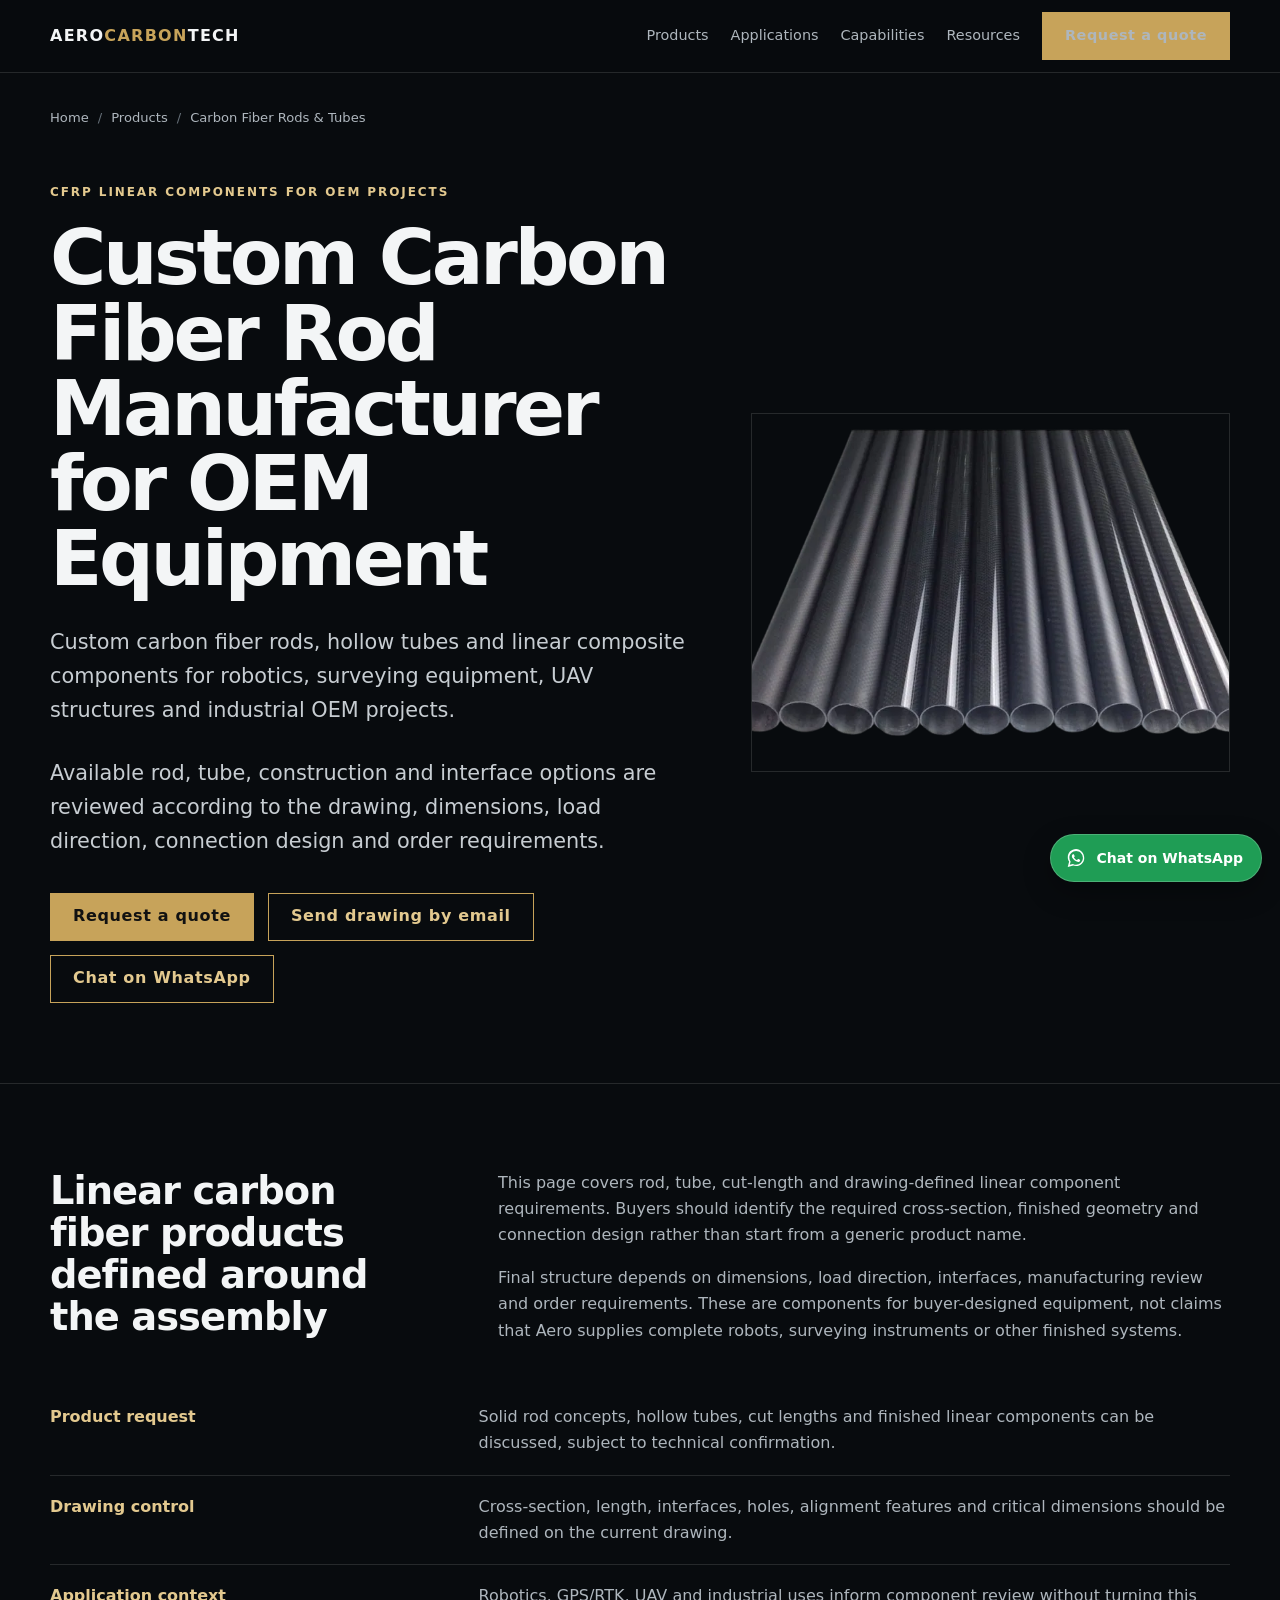
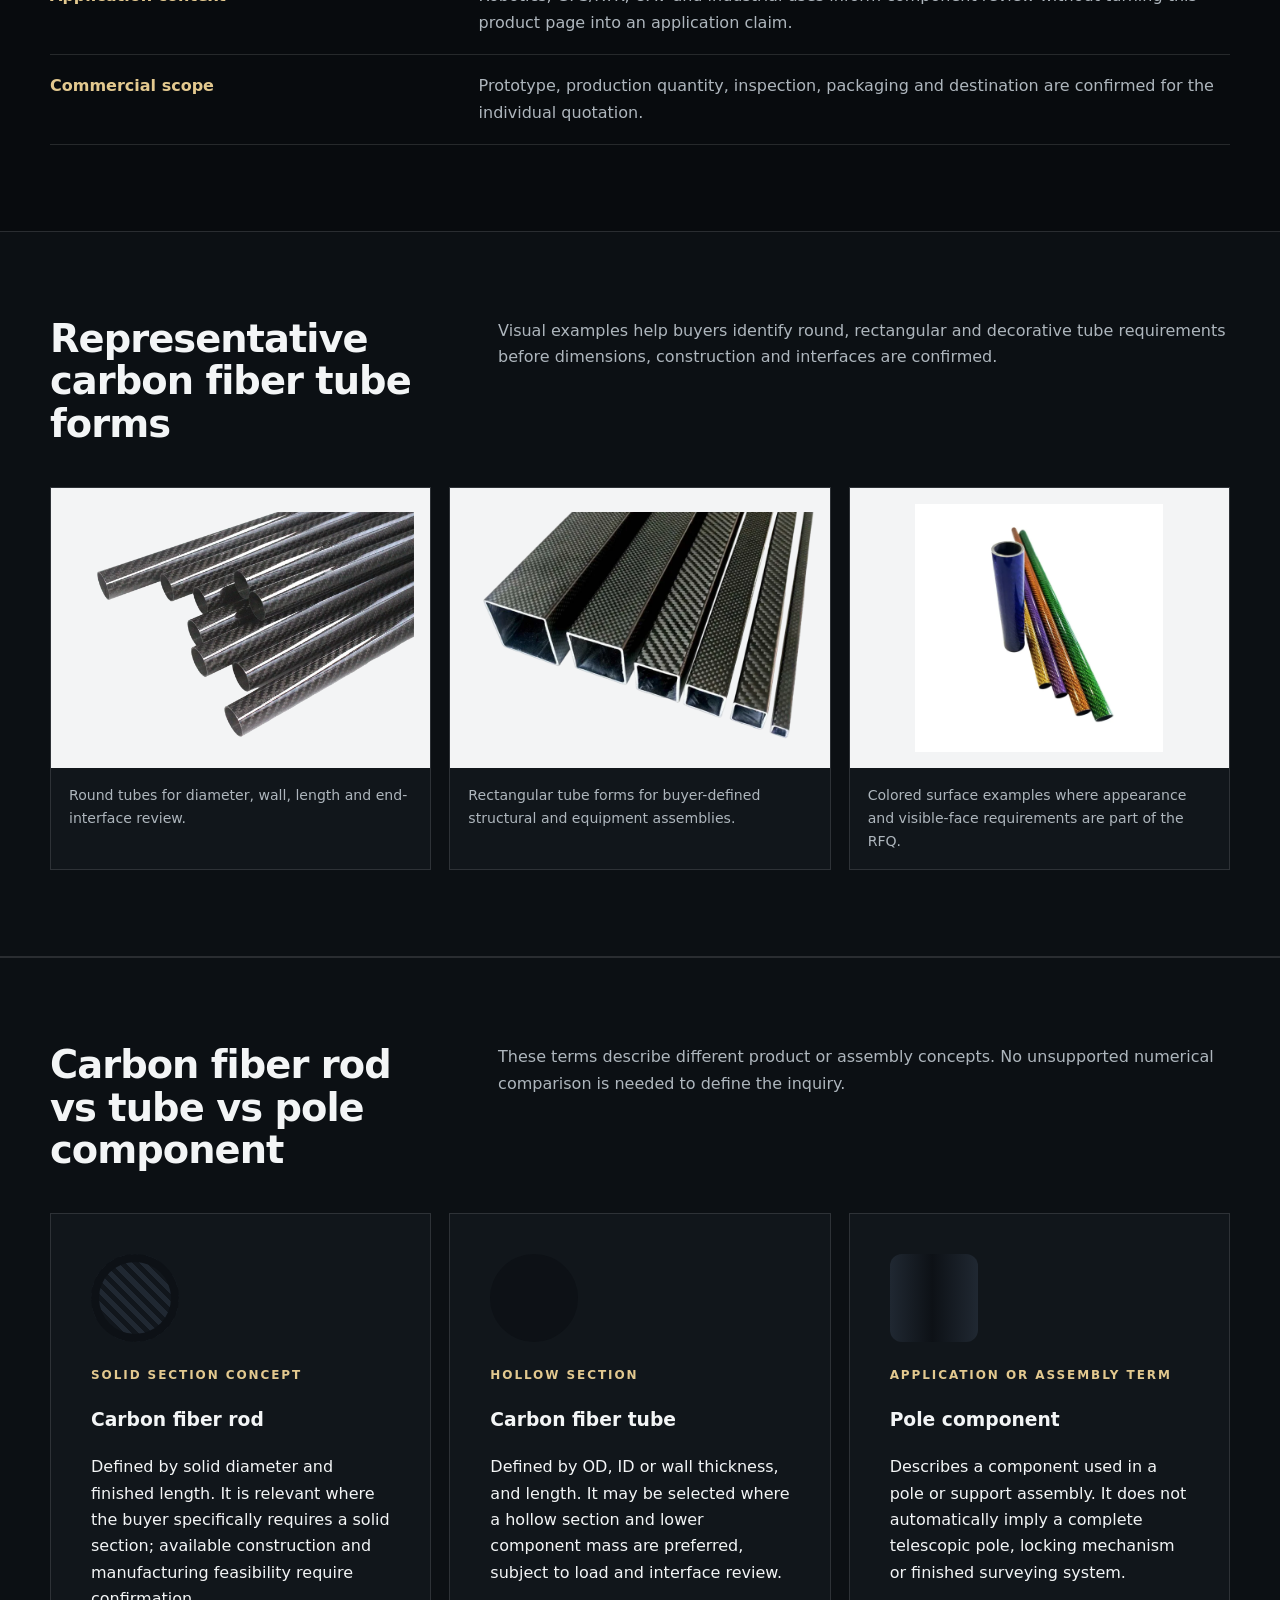
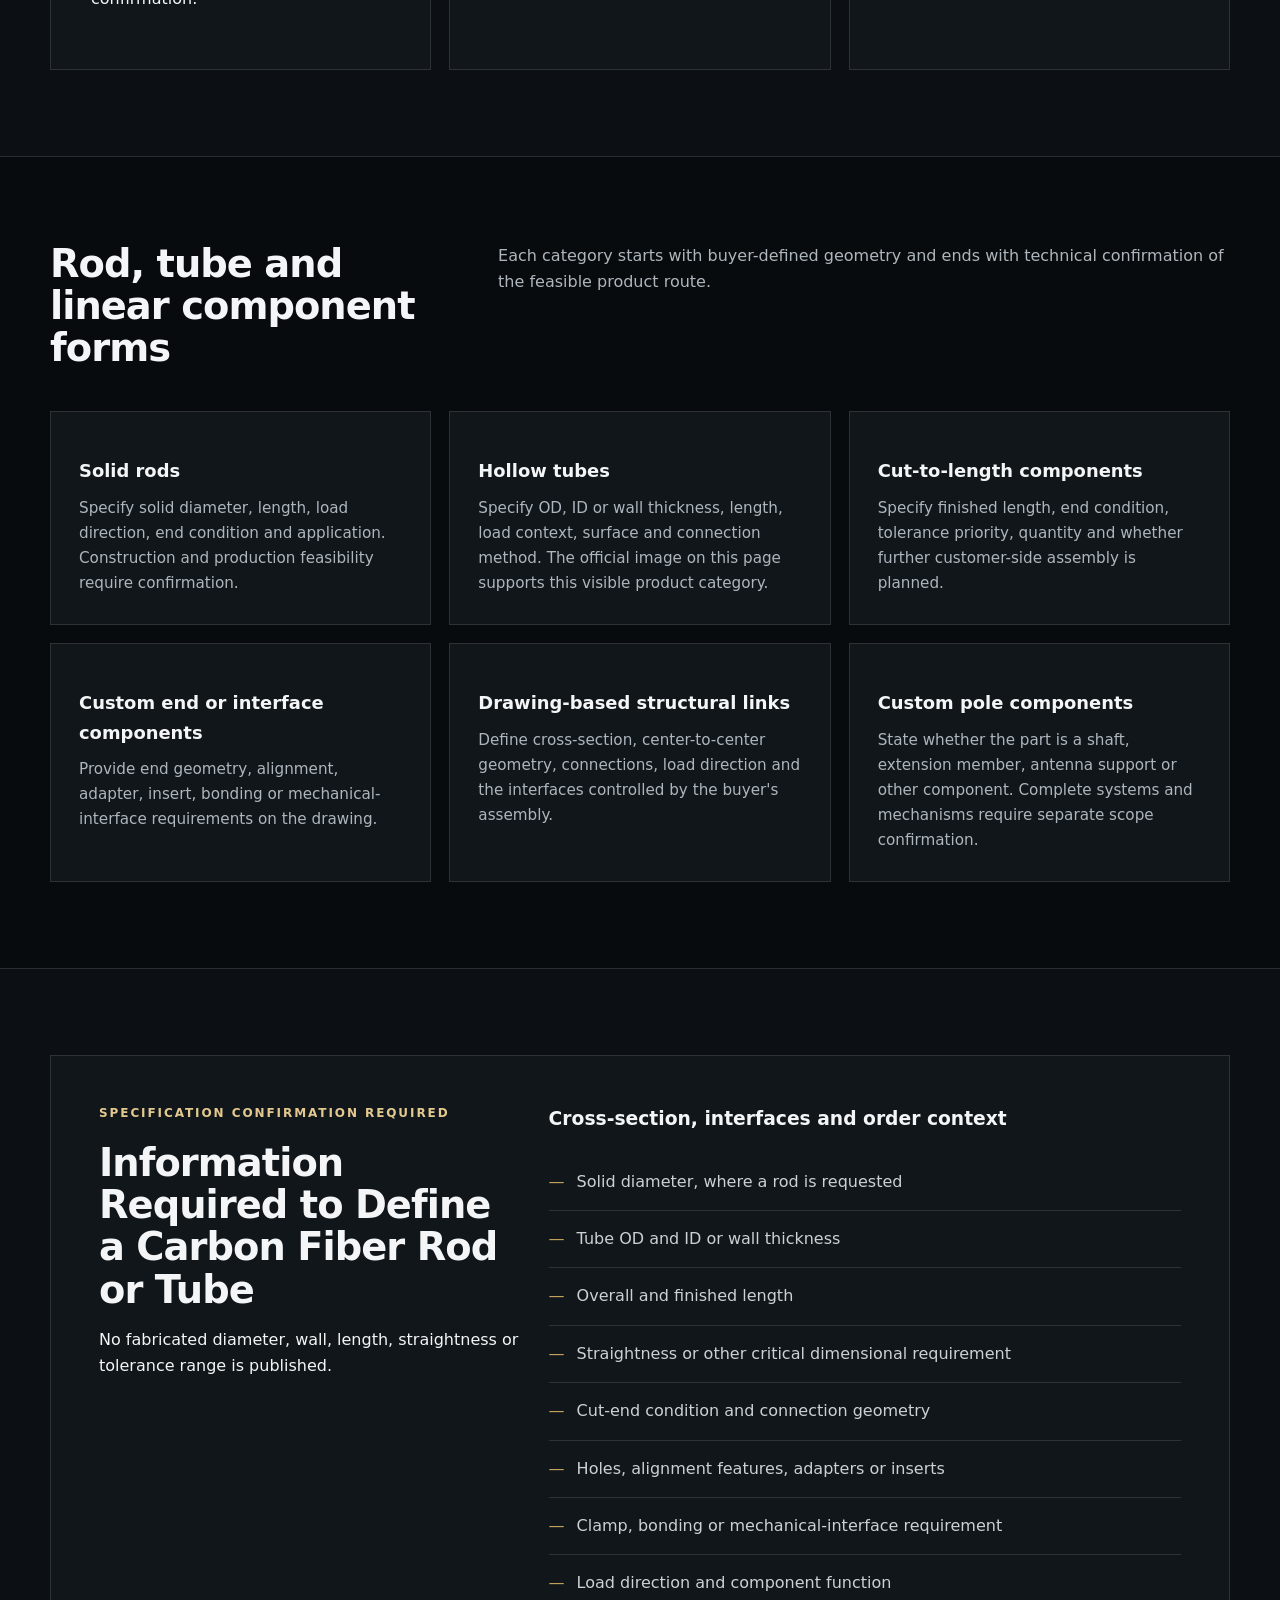
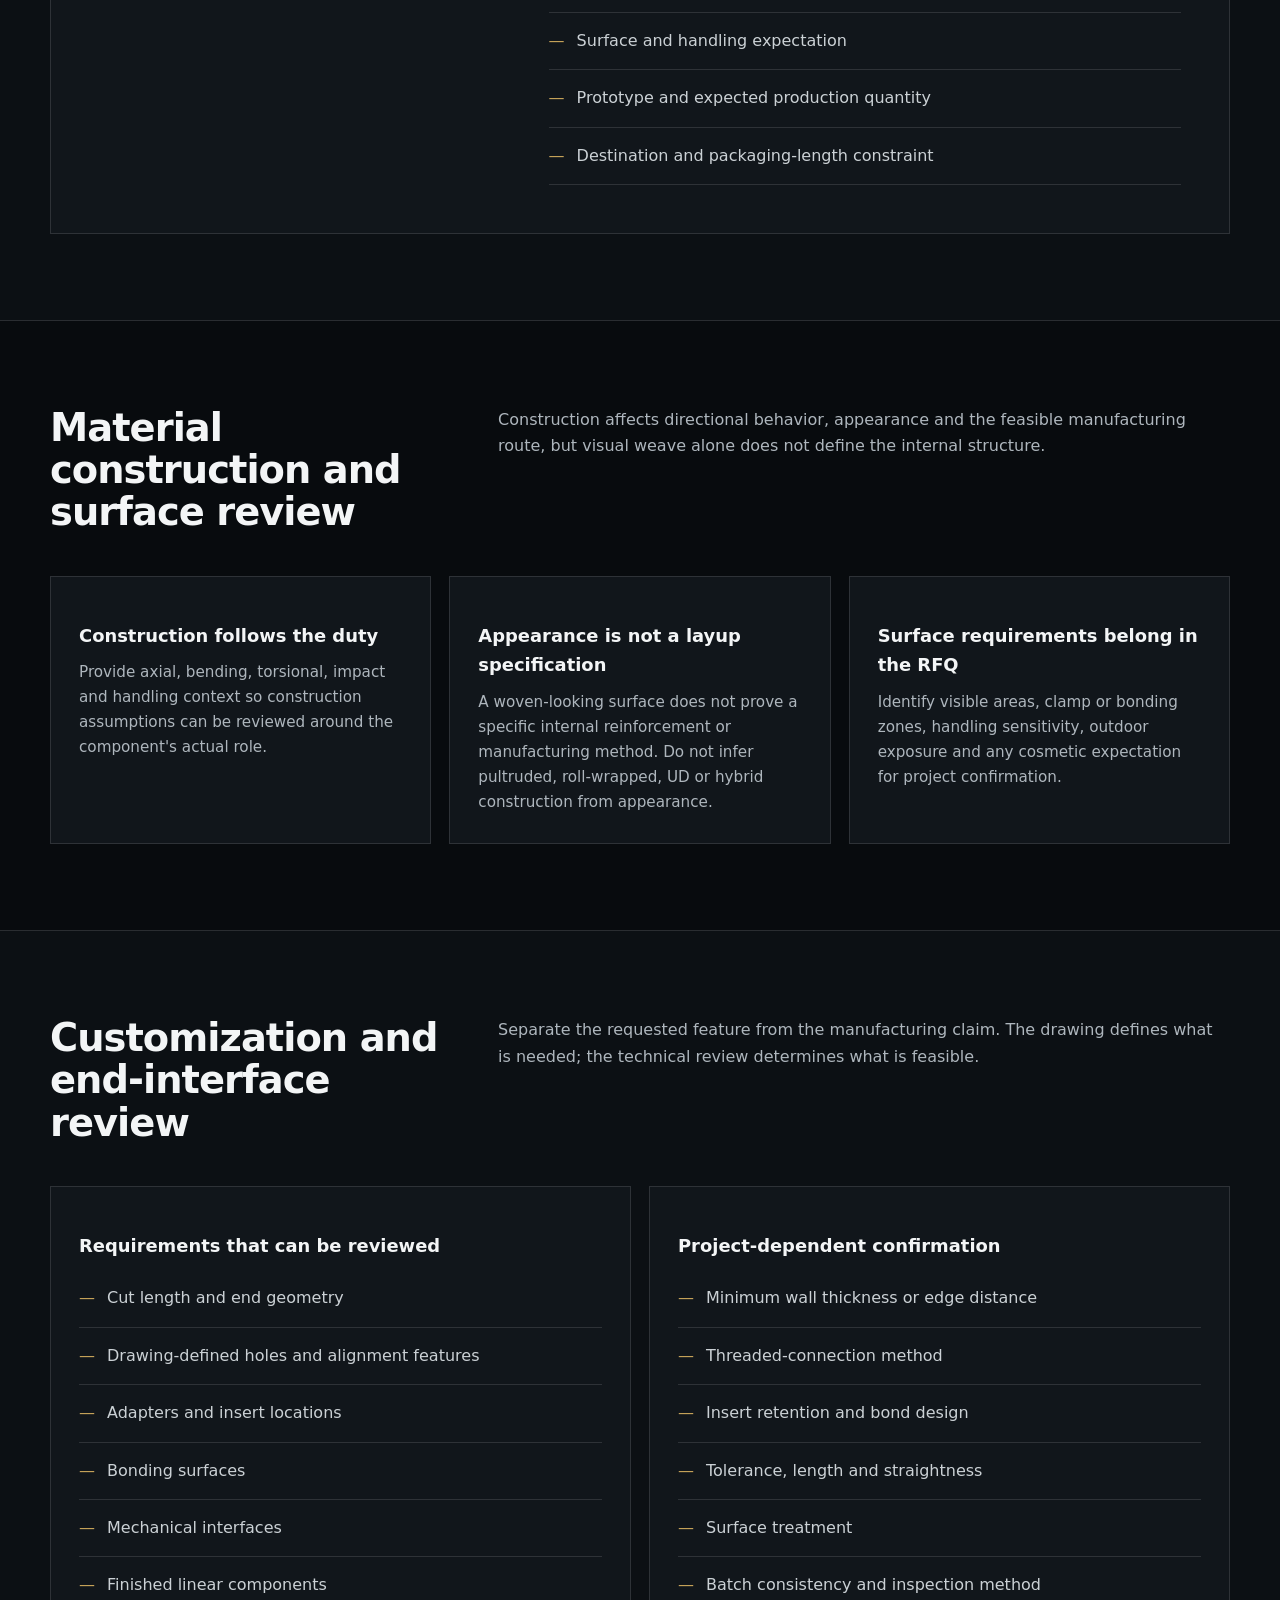
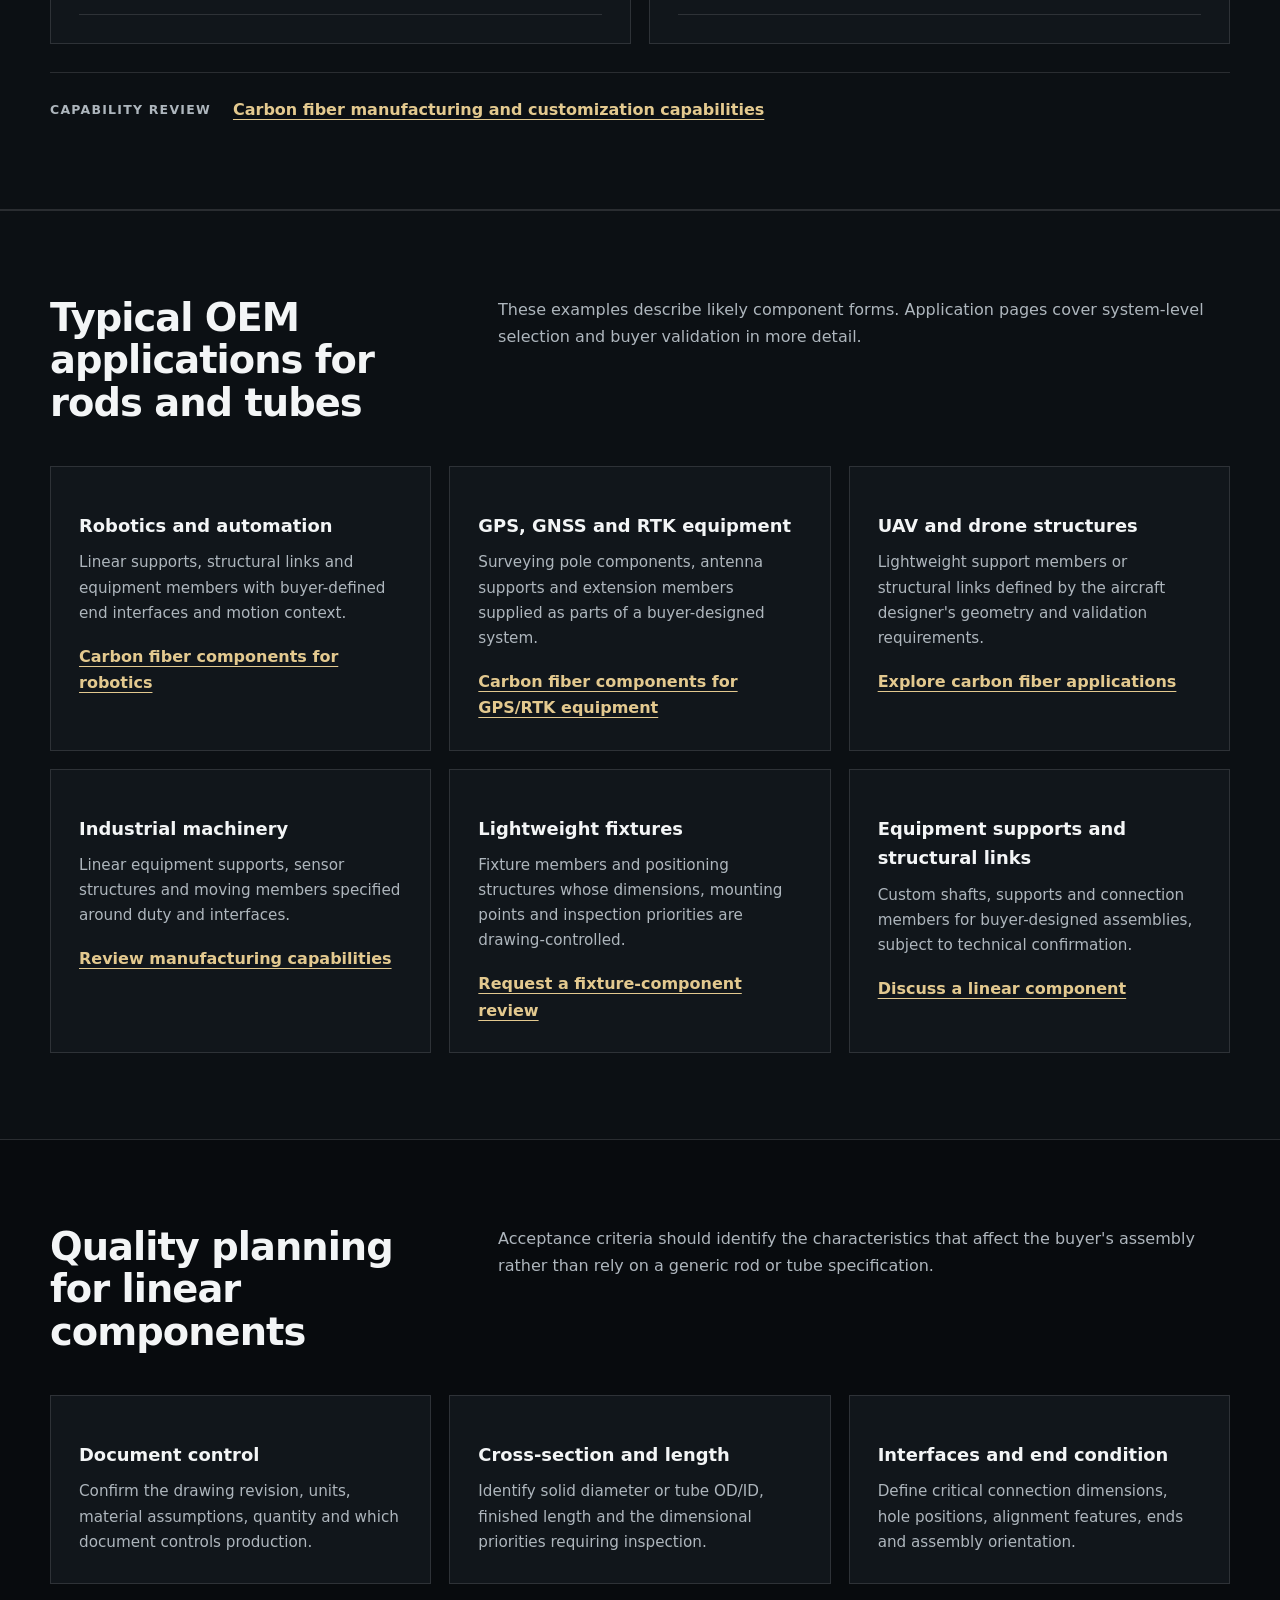
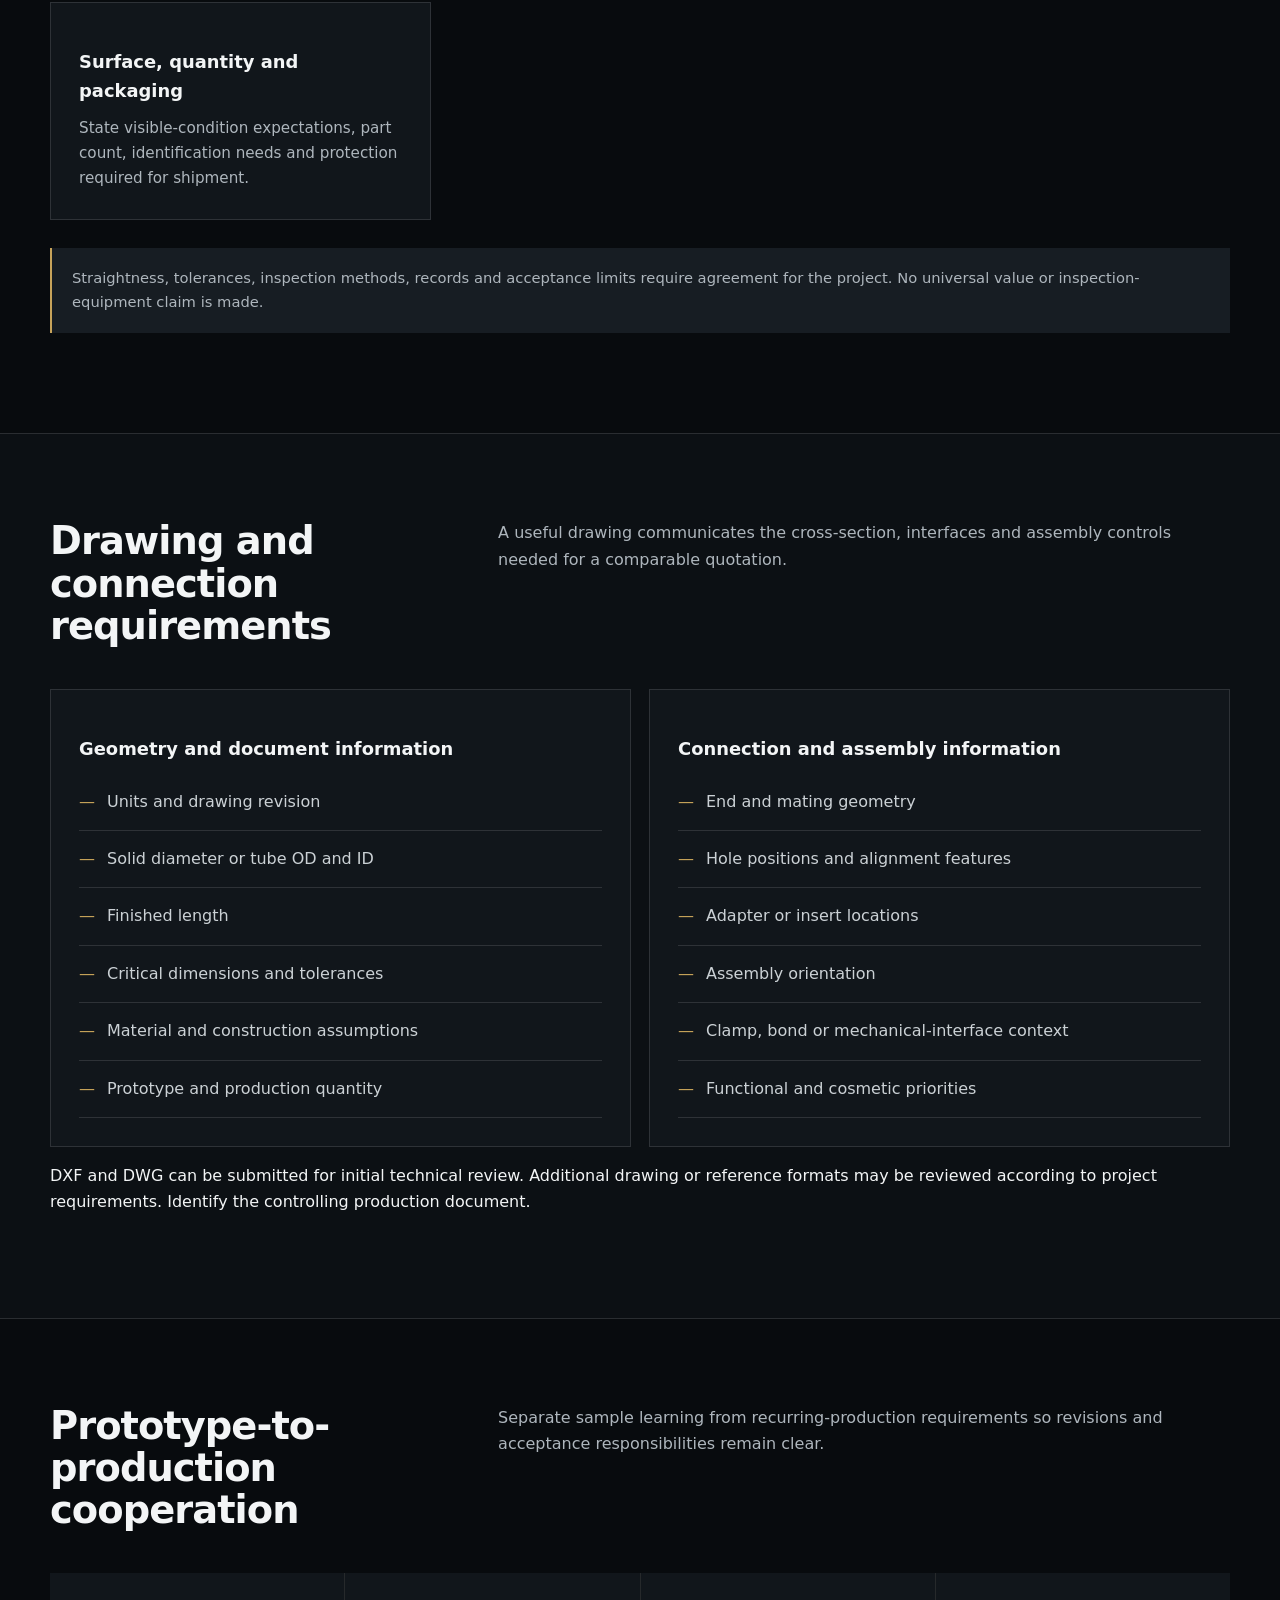
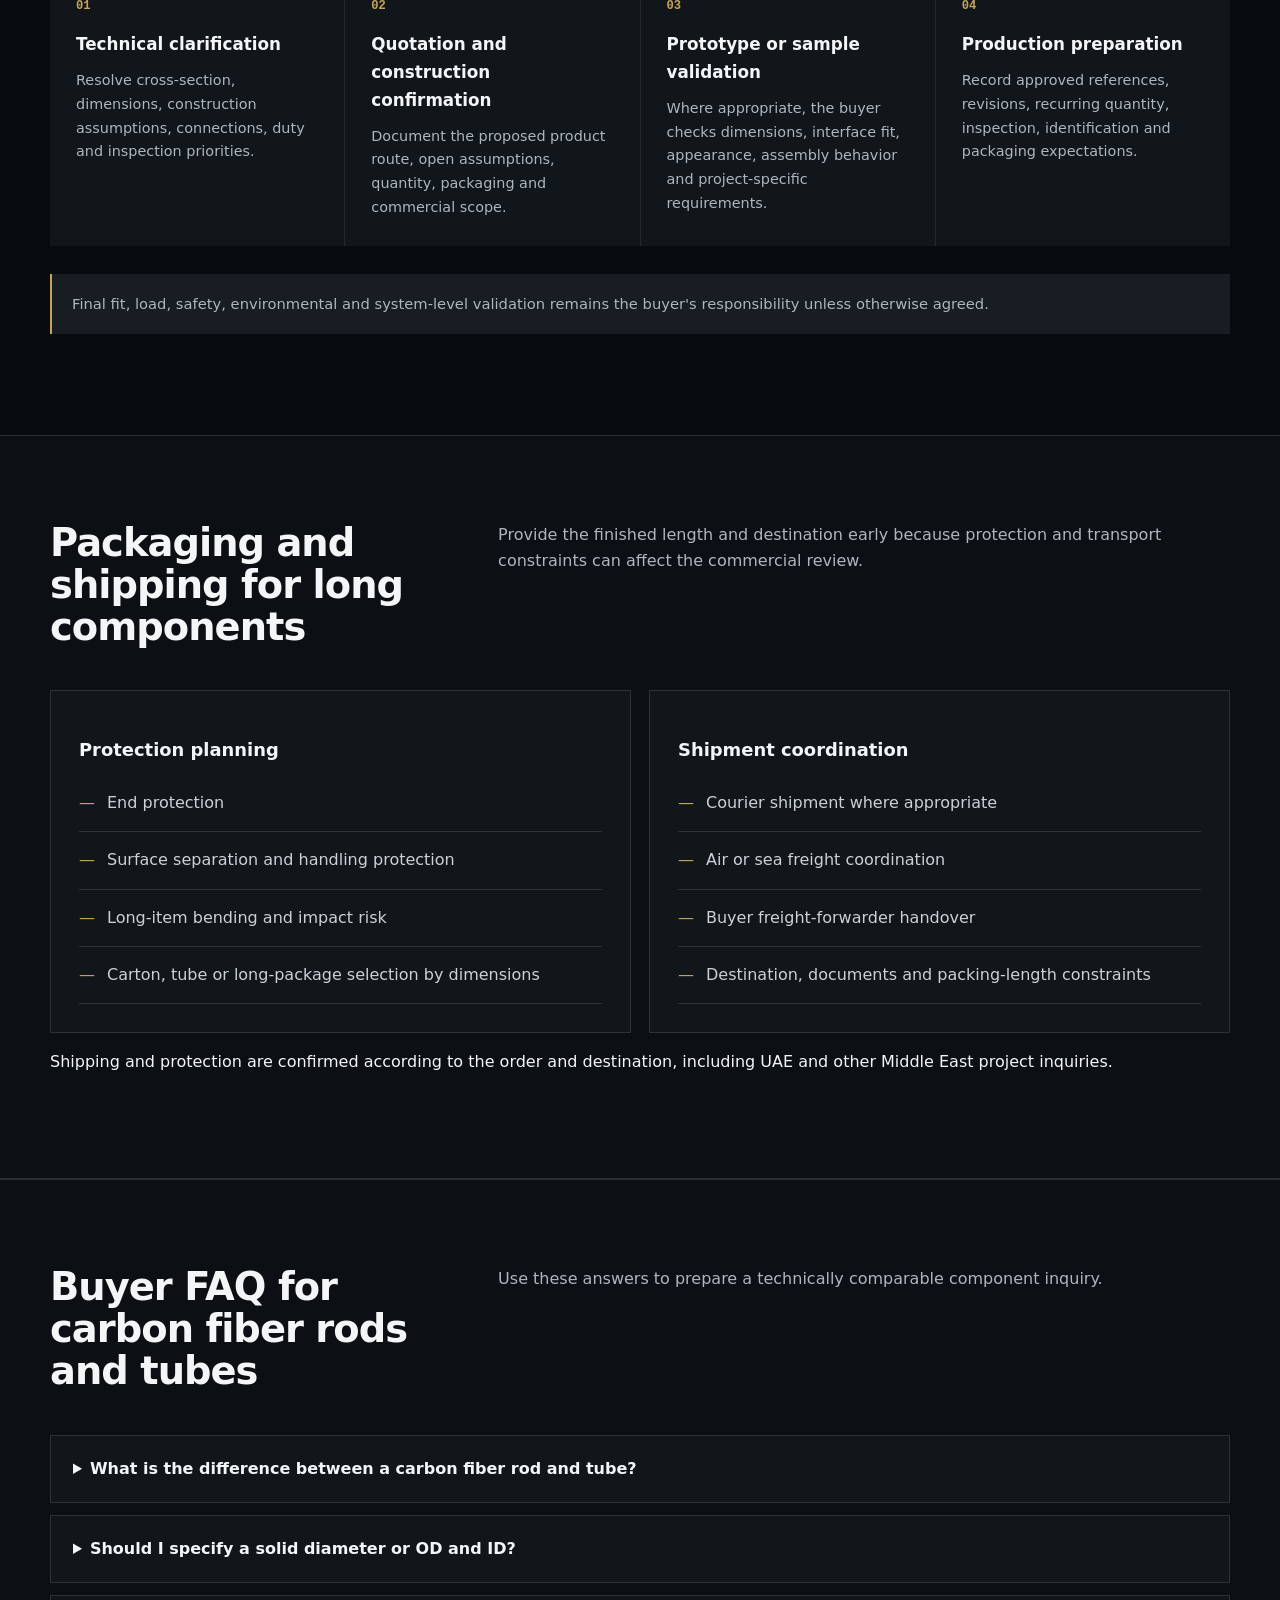
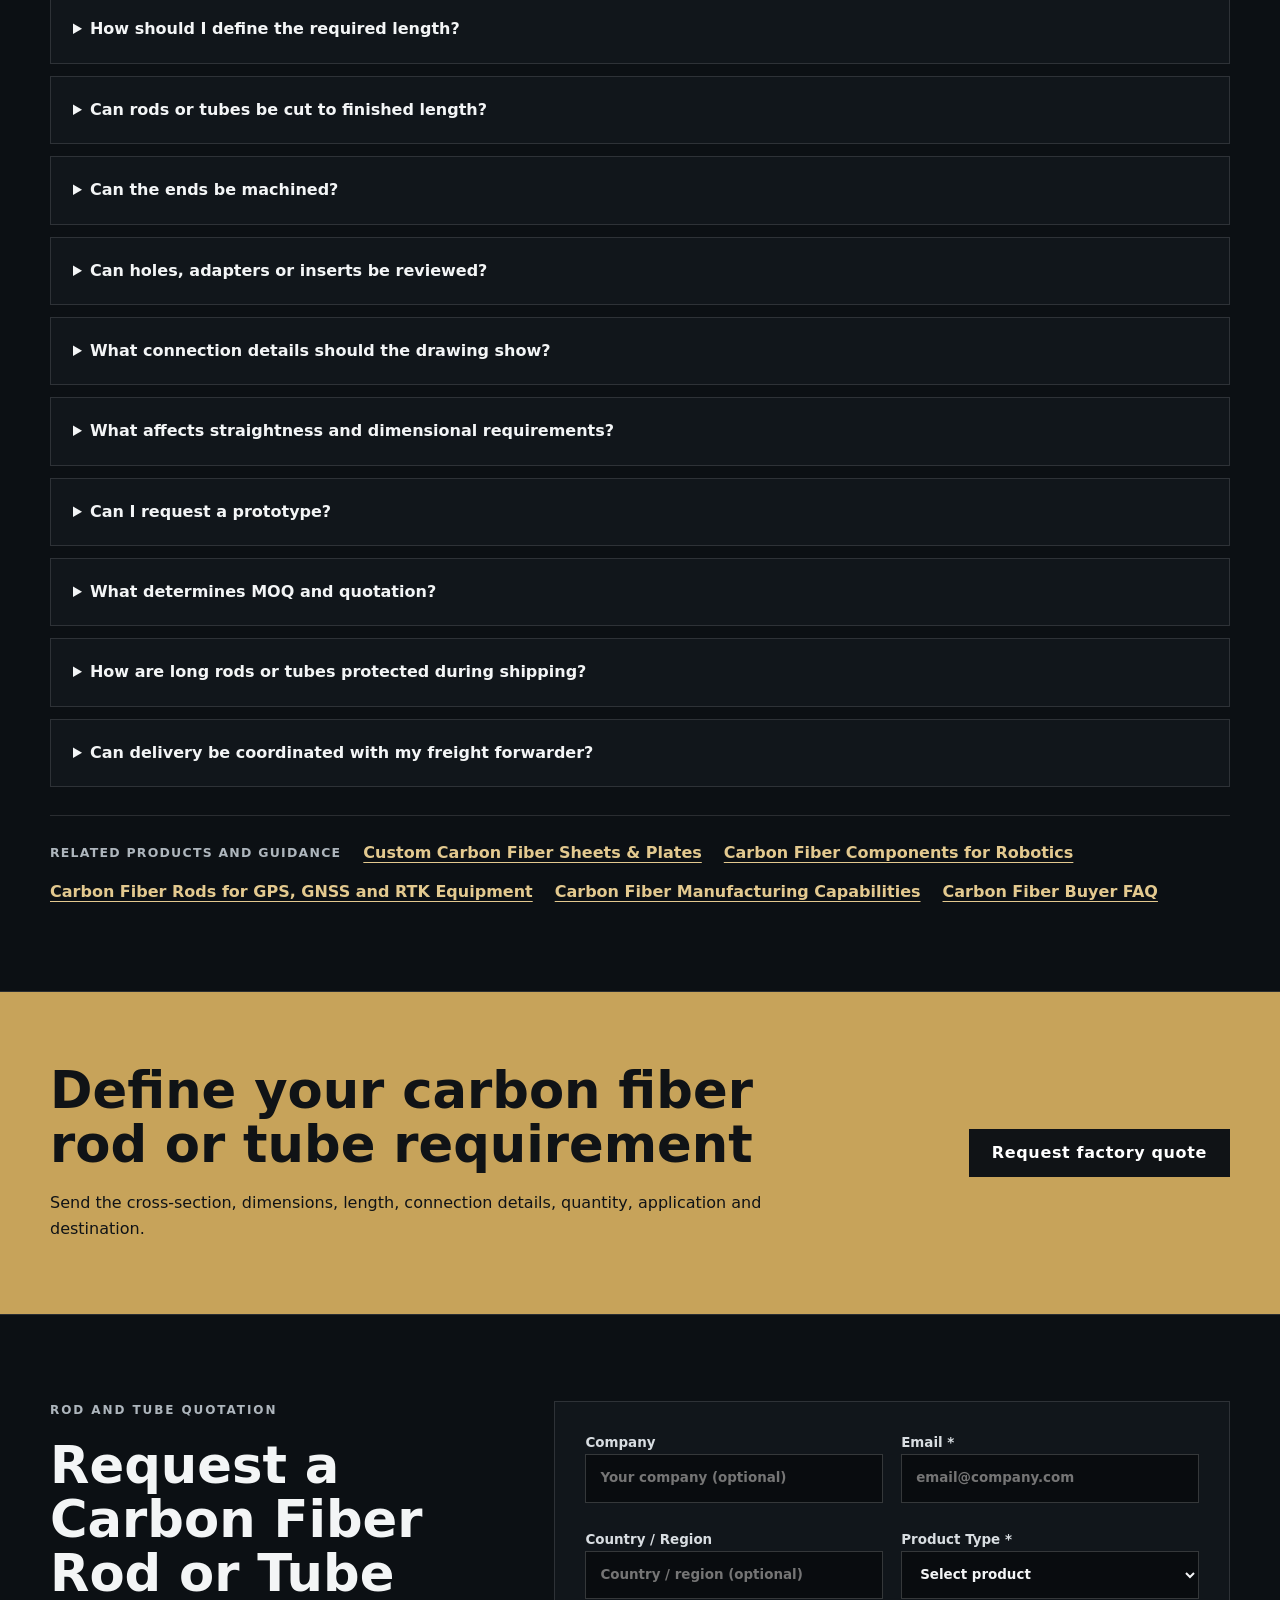
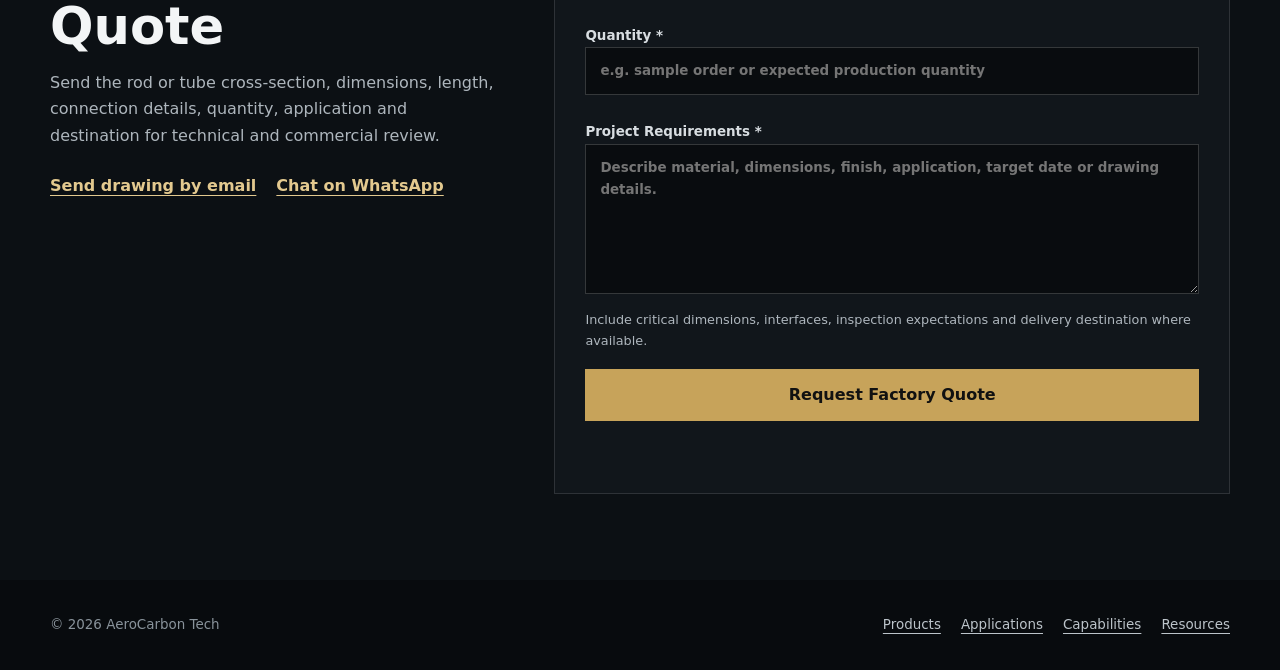
<file: products/carbon-fiber-rod/index.html>
<!doctype html>
<html lang="en">
<head>
  <meta charset="utf-8">
  <meta name="viewport" content="width=device-width, initial-scale=1">
  <title>Custom Carbon Fiber Rod Manufacturer for OEM Projects | AeroCarbon Tech</title>
  <meta name="description" content="Source custom carbon fiber rods and lightweight pole components for GPS, RTK, surveying and industrial OEM equipment.">
  <meta property="og:type" content="website">
  <meta property="og:site_name" content="AeroCarbon Tech">
  <meta property="og:title" content="Custom Carbon Fiber Rod Manufacturer for OEM Projects | AeroCarbon Tech">
  <meta property="og:description" content="Source custom carbon fiber rods and lightweight pole components for GPS, RTK, surveying and industrial OEM equipment.">
  <meta property="og:url" content="https://www.aerocarbontech.com/products/carbon-fiber-rod/">
  <meta property="og:image" content="https://www.aerocarbontech.com/public/images/factory-workshop-hero.webp">
  <meta name="twitter:card" content="summary_large_image">
  <meta name="twitter:title" content="Custom Carbon Fiber Rod Manufacturer for OEM Projects | AeroCarbon Tech">
  <meta name="twitter:description" content="Source custom carbon fiber rods and lightweight pole components for GPS, RTK, surveying and industrial OEM equipment.">
  <meta name="twitter:image" content="https://www.aerocarbontech.com/public/images/factory-workshop-hero.webp">
  <meta name="robots" content="index, follow">
  <link rel="canonical" href="https://www.aerocarbontech.com/products/carbon-fiber-rod/">
  <link rel="stylesheet" href="../../phase1-pages.css">
  <style>
    .rod-hero-image { height: auto; object-position: 50% 52%; }
    .section-comparison { display: grid; grid-template-columns: repeat(3, minmax(0, 1fr)); gap: 18px; }
    .section-comparison article { padding: clamp(24px, 4vw, 40px); border: 1px solid var(--line); background: var(--panel); }
    .cross-section { width: 88px; height: 88px; margin-bottom: 24px; border: 2px solid var(--accent); border-radius: 50%; background: repeating-linear-gradient(45deg, #202832 0 5px, #11161c 5px 10px); box-shadow: inset 0 0 0 8px #0d1116; }
    .cross-section.tube { background: #0d1116; box-shadow: inset 0 0 0 17px #202832, inset 0 0 0 19px var(--accent); }
    .cross-section.pole { border-radius: 12px; background: linear-gradient(90deg, #202832, #0d1116 48%, #202832); box-shadow: none; }
    .specification-panel { display: grid; grid-template-columns: .8fr 1.2fr; gap: 28px; padding: clamp(26px, 5vw, 48px); border: 1px solid var(--line); background: var(--panel); }
    .specification-panel h2, .specification-panel h3 { margin-top: 0; }
    .input-grid { display: grid; grid-template-columns: repeat(2, minmax(0, 1fr)); gap: 18px; }
    @media (max-width: 760px) {
      .section-comparison, .specification-panel, .input-grid { grid-template-columns: 1fr; }
    }
  </style>
  <script type="application/ld+json">{"@context":"https://schema.org","@type":"BreadcrumbList","itemListElement":[{"@type":"ListItem","position":1,"name":"Home","item":"https://www.aerocarbontech.com/"},{"@type":"ListItem","position":2,"name":"Products","item":"https://www.aerocarbontech.com/products/"},{"@type":"ListItem","position":3,"name":"Carbon Fiber Rods and Tubes","item":"https://www.aerocarbontech.com/products/carbon-fiber-rod/"}]}</script>
  <script type="application/ld+json">{"@context":"https://schema.org","@type":"FAQPage","mainEntity":[{"@type":"Question","name":"What is the difference between a carbon fiber rod and tube?","acceptedAnswer":{"@type":"Answer","text":"A rod is defined by a solid diameter and length, while a tube is defined by outside diameter, inside diameter or wall thickness, and length. Choose from the required section, mass, load direction, connection design and engineering review."}},{"@type":"Question","name":"Should I specify a solid diameter or OD and ID?","acceptedAnswer":{"@type":"Answer","text":"Specify solid diameter for a rod requirement. For a hollow tube, provide OD and ID or OD and wall thickness. Also identify length, critical dimensions and the drawing revision."}},{"@type":"Question","name":"How should I define the required length?","acceptedAnswer":{"@type":"Answer","text":"State the finished overall length, any cut or machining allowance, end condition, connection engagement and whether length is a critical inspection characteristic."}},{"@type":"Question","name":"Can rods or tubes be cut to finished length?","acceptedAnswer":{"@type":"Answer","text":"Drawing-defined cut lengths can be reviewed. Provide the finished length, end condition, tolerance priority, quantity and packaging constraint for technical confirmation."}},{"@type":"Question","name":"Can the ends be machined?","acceptedAnswer":{"@type":"Answer","text":"End geometry and secondary-processing requirements can be reviewed from the drawing. Feasibility depends on the section, construction, geometry, tolerance, surface and connection design."}},{"@type":"Question","name":"Can holes, adapters or inserts be reviewed?","acceptedAnswer":{"@type":"Answer","text":"Yes, drawing-defined holes, alignment features, adapters, inserts, bonding surfaces and mechanical interfaces can be reviewed. Their construction and retention method require project-specific confirmation."}},{"@type":"Question","name":"What connection details should the drawing show?","acceptedAnswer":{"@type":"Answer","text":"Show mating geometry, hole positions, engagement lengths, adapter or insert location, assembly orientation, alignment features, critical dimensions and the intended mechanical or bonding interface."}},{"@type":"Question","name":"What affects straightness and dimensional requirements?","acceptedAnswer":{"@type":"Answer","text":"Section geometry, construction, length, processing, interface design and inspection definition can affect the review. State the actual straightness or fit requirement rather than relying on a generic product assumption."}},{"@type":"Question","name":"Can I request a prototype?","acceptedAnswer":{"@type":"Answer","text":"A sample or prototype stage can be discussed where appropriate. Define what your team must validate, such as dimensions, interface fit, appearance, assembly behavior or other project-specific criteria."}},{"@type":"Question","name":"What determines MOQ and quotation?","acceptedAnswer":{"@type":"Answer","text":"Product form, construction, dimensions, secondary processing, interfaces, setup, quantity, inspection, packaging and destination can affect MOQ and quotation. No universal MOQ is published."}},{"@type":"Question","name":"How are long rods or tubes protected during shipping?","acceptedAnswer":{"@type":"Answer","text":"Protection is planned around length, end condition, surface sensitivity, bending and impact risk, quantity and shipping method. The carton, tube or long-package arrangement is confirmed for the order."}},{"@type":"Question","name":"Can delivery be coordinated with my freight forwarder?","acceptedAnswer":{"@type":"Answer","text":"Freight coordination can be discussed for courier, air or sea shipment. Provide the destination, collection location, packing-length constraint, document requirements and handover responsibilities."}}]}</script>
</head>
<body>
<header class="site-header"><div class="wrap nav"><a class="brand" href="../../">Aero<span>Carbon</span>Tech</a><nav class="nav-links" aria-label="Primary"><a href="../">Products</a><a href="../../applications/">Applications</a><a href="../../capabilities/">Capabilities</a><a href="../../resources/">Resources</a><a class="button" href="#rfq">Request a quote</a></nav></div></header>
<main>
  <nav class="wrap breadcrumbs" aria-label="Breadcrumb"><ol><li><a href="../../">Home</a></li><li><a href="../">Products</a></li><li aria-current="page">Carbon Fiber Rods &amp; Tubes</li></ol></nav>

  <section class="hero"><div class="wrap hero-grid"><div><p class="eyebrow">CFRP linear components for OEM projects</p><h1>Custom Carbon Fiber Rod Manufacturer for OEM Equipment</h1><p class="lede">Custom carbon fiber rods, hollow tubes and linear composite components for robotics, surveying equipment, UAV structures and industrial OEM projects.</p><p class="lede">Available rod, tube, construction and interface options are reviewed according to the drawing, dimensions, load direction, connection design and order requirements.</p><div class="hero-actions"><a class="button" href="#rfq">Request a quote</a><a class="button secondary" href="mailto:sales@aerocarbontech.com?subject=Carbon%20Fiber%20Rod%20RFQ">Send drawing by email</a><a class="button secondary" href="https://wa.me/8619556679532?text=Hello%2C%20I%20need%20a%20carbon%20fiber%20rod%20quotation." target="_blank" rel="noopener noreferrer">Chat on WhatsApp</a></div></div><img class="hero-image rod-hero-image" src="../../public/images/products/carbon-fiber-tube-range.webp" width="800" height="534" alt="Round carbon fiber tube range for OEM component review"></div></section>

  <section class="section"><div class="wrap"><div class="section-head"><h2>Linear carbon fiber products defined around the assembly</h2><div><p>This page covers rod, tube, cut-length and drawing-defined linear component requirements. Buyers should identify the required cross-section, finished geometry and connection design rather than start from a generic product name.</p><p>Final structure depends on dimensions, load direction, interfaces, manufacturing review and order requirements. These are components for buyer-designed equipment, not claims that Aero supplies complete robots, surveying instruments or other finished systems.</p></div></div><dl class="data-list"><div><dt>Product request</dt><dd>Solid rod concepts, hollow tubes, cut lengths and finished linear components can be discussed, subject to technical confirmation.</dd></div><div><dt>Drawing control</dt><dd>Cross-section, length, interfaces, holes, alignment features and critical dimensions should be defined on the current drawing.</dd></div><div><dt>Application context</dt><dd>Robotics, GPS/RTK, UAV and industrial uses inform component review without turning this product page into an application claim.</dd></div><div><dt>Commercial scope</dt><dd>Prototype, production quantity, inspection, packaging and destination are confirmed for the individual quotation.</dd></div></dl></div></section>

  <section class="section alt"><div class="wrap"><div class="section-head"><h2>Representative carbon fiber tube forms</h2><p>Visual examples help buyers identify round, rectangular and decorative tube requirements before dimensions, construction and interfaces are confirmed.</p></div><div class="media-grid product-proof-grid"><figure class="media-card"><img src="../../public/images/products/round-carbon-fiber-tubes.webp" width="1200" height="800" loading="lazy" alt="Round carbon fiber tubes in multiple outside diameters"><figcaption>Round tubes for diameter, wall, length and end-interface review.</figcaption></figure><figure class="media-card"><img src="../../public/images/products/rectangular-carbon-fiber-tubes.webp" width="864" height="576" loading="lazy" alt="Rectangular carbon fiber tubes in multiple cross-section sizes"><figcaption>Rectangular tube forms for buyer-defined structural and equipment assemblies.</figcaption></figure><figure class="media-card"><img src="../../public/images/products/colored-carbon-fiber-tubes.webp" width="1200" height="1200" loading="lazy" alt="Colored carbon fiber tubes with blue green orange purple and gold finishes"><figcaption>Colored surface examples where appearance and visible-face requirements are part of the RFQ.</figcaption></figure></div></div></section>

  <section class="section alt"><div class="wrap"><div class="section-head"><h2>Carbon fiber rod vs tube vs pole component</h2><p>These terms describe different product or assembly concepts. No unsupported numerical comparison is needed to define the inquiry.</p></div><div class="section-comparison"><article><div class="cross-section" aria-hidden="true"></div><p class="eyebrow">Solid section concept</p><h3>Carbon fiber rod</h3><p>Defined by solid diameter and finished length. It is relevant where the buyer specifically requires a solid section; available construction and manufacturing feasibility require confirmation.</p></article><article><div class="cross-section tube" aria-hidden="true"></div><p class="eyebrow">Hollow section</p><h3>Carbon fiber tube</h3><p>Defined by OD, ID or wall thickness, and length. It may be selected where a hollow section and lower component mass are preferred, subject to load and interface review.</p></article><article><div class="cross-section pole" aria-hidden="true"></div><p class="eyebrow">Application or assembly term</p><h3>Pole component</h3><p>Describes a component used in a pole or support assembly. It does not automatically imply a complete telescopic pole, locking mechanism or finished surveying system.</p></article></div></div></section>

  <section class="section"><div class="wrap"><div class="section-head"><h2>Rod, tube and linear component forms</h2><p>Each category starts with buyer-defined geometry and ends with technical confirmation of the feasible product route.</p></div><div class="grid"><article class="card"><h3>Solid rods</h3><p>Specify solid diameter, length, load direction, end condition and application. Construction and production feasibility require confirmation.</p></article><article class="card"><h3>Hollow tubes</h3><p>Specify OD, ID or wall thickness, length, load context, surface and connection method. The official image on this page supports this visible product category.</p></article><article class="card"><h3>Cut-to-length components</h3><p>Specify finished length, end condition, tolerance priority, quantity and whether further customer-side assembly is planned.</p></article><article class="card"><h3>Custom end or interface components</h3><p>Provide end geometry, alignment, adapter, insert, bonding or mechanical-interface requirements on the drawing.</p></article><article class="card"><h3>Drawing-based structural links</h3><p>Define cross-section, center-to-center geometry, connections, load direction and the interfaces controlled by the buyer's assembly.</p></article><article class="card"><h3>Custom pole components</h3><p>State whether the part is a shaft, extension member, antenna support or other component. Complete systems and mechanisms require separate scope confirmation.</p></article></div></div></section>

  <section class="section alt"><div class="wrap"><div class="specification-panel"><div><p class="eyebrow">Specification confirmation required</p><h2>Information Required to Define a Carbon Fiber Rod or Tube</h2><p>No fabricated diameter, wall, length, straightness or tolerance range is published.</p></div><div><h3>Cross-section, interfaces and order context</h3><ul class="checklist"><li>Solid diameter, where a rod is requested</li><li>Tube OD and ID or wall thickness</li><li>Overall and finished length</li><li>Straightness or other critical dimensional requirement</li><li>Cut-end condition and connection geometry</li><li>Holes, alignment features, adapters or inserts</li><li>Clamp, bonding or mechanical-interface requirement</li><li>Load direction and component function</li><li>Surface and handling expectation</li><li>Prototype and expected production quantity</li><li>Destination and packaging-length constraint</li></ul></div></div></div></section>

  <section class="section"><div class="wrap"><div class="section-head"><h2>Material construction and surface review</h2><p>Construction affects directional behavior, appearance and the feasible manufacturing route, but visual weave alone does not define the internal structure.</p></div><div class="grid"><article class="card"><h3>Construction follows the duty</h3><p>Provide axial, bending, torsional, impact and handling context so construction assumptions can be reviewed around the component's actual role.</p></article><article class="card"><h3>Appearance is not a layup specification</h3><p>A woven-looking surface does not prove a specific internal reinforcement or manufacturing method. Do not infer pultruded, roll-wrapped, UD or hybrid construction from appearance.</p></article><article class="card"><h3>Surface requirements belong in the RFQ</h3><p>Identify visible areas, clamp or bonding zones, handling sensitivity, outdoor exposure and any cosmetic expectation for project confirmation.</p></article></div></div></section>

  <section class="section alt"><div class="wrap"><div class="section-head"><h2>Customization and end-interface review</h2><p>Separate the requested feature from the manufacturing claim. The drawing defines what is needed; the technical review determines what is feasible.</p></div><div class="two-col"><article class="card"><h3>Requirements that can be reviewed</h3><ul class="checklist"><li>Cut length and end geometry</li><li>Drawing-defined holes and alignment features</li><li>Adapters and insert locations</li><li>Bonding surfaces</li><li>Mechanical interfaces</li><li>Finished linear components</li></ul></article><article class="card"><h3>Project-dependent confirmation</h3><ul class="checklist"><li>Minimum wall thickness or edge distance</li><li>Threaded-connection method</li><li>Insert retention and bond design</li><li>Tolerance, length and straightness</li><li>Surface treatment</li><li>Batch consistency and inspection method</li></ul></article></div><div class="related"><span>Capability review</span><a href="../../capabilities/">Carbon fiber manufacturing and customization capabilities</a></div></div></section>

  <section class="section alt"><div class="wrap"><div class="section-head"><h2>Typical OEM applications for rods and tubes</h2><p>These examples describe likely component forms. Application pages cover system-level selection and buyer validation in more detail.</p></div><div class="grid"><article class="card"><h3>Robotics and automation</h3><p>Linear supports, structural links and equipment members with buyer-defined end interfaces and motion context.</p><a href="../../applications/robotics/">Carbon fiber components for robotics</a></article><article class="card"><h3>GPS, GNSS and RTK equipment</h3><p>Surveying pole components, antenna supports and extension members supplied as parts of a buyer-designed system.</p><a href="../../applications/gps-rtk-equipment/">Carbon fiber components for GPS/RTK equipment</a></article><article class="card"><h3>UAV and drone structures</h3><p>Lightweight support members or structural links defined by the aircraft designer's geometry and validation requirements.</p><a href="../../applications/">Explore carbon fiber applications</a></article><article class="card"><h3>Industrial machinery</h3><p>Linear equipment supports, sensor structures and moving members specified around duty and interfaces.</p><a href="../../capabilities/">Review manufacturing capabilities</a></article><article class="card"><h3>Lightweight fixtures</h3><p>Fixture members and positioning structures whose dimensions, mounting points and inspection priorities are drawing-controlled.</p><a href="#rfq">Request a fixture-component review</a></article><article class="card"><h3>Equipment supports and structural links</h3><p>Custom shafts, supports and connection members for buyer-designed assemblies, subject to technical confirmation.</p><a href="#rfq">Discuss a linear component</a></article></div></div></section>

  <section class="section"><div class="wrap"><div class="section-head"><h2>Quality planning for linear components</h2><p>Acceptance criteria should identify the characteristics that affect the buyer's assembly rather than rely on a generic rod or tube specification.</p></div><div class="grid"><article class="card"><h3>Document control</h3><p>Confirm the drawing revision, units, material assumptions, quantity and which document controls production.</p></article><article class="card"><h3>Cross-section and length</h3><p>Identify solid diameter or tube OD/ID, finished length and the dimensional priorities requiring inspection.</p></article><article class="card"><h3>Interfaces and end condition</h3><p>Define critical connection dimensions, hole positions, alignment features, ends and assembly orientation.</p></article><article class="card"><h3>Surface, quantity and packaging</h3><p>State visible-condition expectations, part count, identification needs and protection required for shipment.</p></article></div><p class="notice">Straightness, tolerances, inspection methods, records and acceptance limits require agreement for the project. No universal value or inspection-equipment claim is made.</p></div></section>

  <section class="section alt"><div class="wrap"><div class="section-head"><h2>Drawing and connection requirements</h2><p>A useful drawing communicates the cross-section, interfaces and assembly controls needed for a comparable quotation.</p></div><div class="input-grid"><article class="card"><h3>Geometry and document information</h3><ul class="checklist"><li>Units and drawing revision</li><li>Solid diameter or tube OD and ID</li><li>Finished length</li><li>Critical dimensions and tolerances</li><li>Material and construction assumptions</li><li>Prototype and production quantity</li></ul></article><article class="card"><h3>Connection and assembly information</h3><ul class="checklist"><li>End and mating geometry</li><li>Hole positions and alignment features</li><li>Adapter or insert locations</li><li>Assembly orientation</li><li>Clamp, bond or mechanical-interface context</li><li>Functional and cosmetic priorities</li></ul></article></div><p>DXF and DWG can be submitted for initial technical review. Additional drawing or reference formats may be reviewed according to project requirements. Identify the controlling production document.</p></div></section>

  <section class="section"><div class="wrap"><div class="section-head"><h2>Prototype-to-production cooperation</h2><p>Separate sample learning from recurring-production requirements so revisions and acceptance responsibilities remain clear.</p></div><div class="process-list"><article class="process-step"><h3>Technical clarification</h3><p>Resolve cross-section, dimensions, construction assumptions, connections, duty and inspection priorities.</p></article><article class="process-step"><h3>Quotation and construction confirmation</h3><p>Document the proposed product route, open assumptions, quantity, packaging and commercial scope.</p></article><article class="process-step"><h3>Prototype or sample validation</h3><p>Where appropriate, the buyer checks dimensions, interface fit, appearance, assembly behavior and project-specific requirements.</p></article><article class="process-step"><h3>Production preparation</h3><p>Record approved references, revisions, recurring quantity, inspection, identification and packaging expectations.</p></article></div><p class="notice">Final fit, load, safety, environmental and system-level validation remains the buyer's responsibility unless otherwise agreed.</p></div></section>

  <section class="section alt"><div class="wrap"><div class="section-head"><h2>Packaging and shipping for long components</h2><p>Provide the finished length and destination early because protection and transport constraints can affect the commercial review.</p></div><div class="two-col"><article class="card"><h3>Protection planning</h3><ul class="checklist"><li>End protection</li><li>Surface separation and handling protection</li><li>Long-item bending and impact risk</li><li>Carton, tube or long-package selection by dimensions</li></ul></article><article class="card"><h3>Shipment coordination</h3><ul class="checklist"><li>Courier shipment where appropriate</li><li>Air or sea freight coordination</li><li>Buyer freight-forwarder handover</li><li>Destination, documents and packing-length constraints</li></ul></article></div><p>Shipping and protection are confirmed according to the order and destination, including UAE and other Middle East project inquiries.</p></div></section>

  <section class="section alt"><div class="wrap"><div class="section-head"><h2>Buyer FAQ for carbon fiber rods and tubes</h2><p>Use these answers to prepare a technically comparable component inquiry.</p></div><div class="faq-list">
    <details><summary>What is the difference between a carbon fiber rod and tube?</summary><p>A rod is defined by a solid diameter and length, while a tube is defined by outside diameter, inside diameter or wall thickness, and length. Choose from the required section, mass, load direction, connection design and engineering review.</p></details>
    <details><summary>Should I specify a solid diameter or OD and ID?</summary><p>Specify solid diameter for a rod requirement. For a hollow tube, provide OD and ID or OD and wall thickness. Also identify length, critical dimensions and the drawing revision.</p></details>
    <details><summary>How should I define the required length?</summary><p>State the finished overall length, any cut or machining allowance, end condition, connection engagement and whether length is a critical inspection characteristic.</p></details>
    <details><summary>Can rods or tubes be cut to finished length?</summary><p>Drawing-defined cut lengths can be reviewed. Provide the finished length, end condition, tolerance priority, quantity and packaging constraint for technical confirmation.</p></details>
    <details><summary>Can the ends be machined?</summary><p>End geometry and secondary-processing requirements can be reviewed from the drawing. Feasibility depends on the section, construction, geometry, tolerance, surface and connection design.</p></details>
    <details><summary>Can holes, adapters or inserts be reviewed?</summary><p>Yes, drawing-defined holes, alignment features, adapters, inserts, bonding surfaces and mechanical interfaces can be reviewed. Their construction and retention method require project-specific confirmation.</p></details>
    <details><summary>What connection details should the drawing show?</summary><p>Show mating geometry, hole positions, engagement lengths, adapter or insert location, assembly orientation, alignment features, critical dimensions and the intended mechanical or bonding interface.</p></details>
    <details><summary>What affects straightness and dimensional requirements?</summary><p>Section geometry, construction, length, processing, interface design and inspection definition can affect the review. State the actual straightness or fit requirement rather than relying on a generic product assumption.</p></details>
    <details><summary>Can I request a prototype?</summary><p>A sample or prototype stage can be discussed where appropriate. Define what your team must validate, such as dimensions, interface fit, appearance, assembly behavior or other project-specific criteria.</p></details>
    <details><summary>What determines MOQ and quotation?</summary><p>Product form, construction, dimensions, secondary processing, interfaces, setup, quantity, inspection, packaging and destination can affect MOQ and quotation. No universal MOQ is published.</p></details>
    <details><summary>How are long rods or tubes protected during shipping?</summary><p>Protection is planned around length, end condition, surface sensitivity, bending and impact risk, quantity and shipping method. The carton, tube or long-package arrangement is confirmed for the order.</p></details>
    <details><summary>Can delivery be coordinated with my freight forwarder?</summary><p>Freight coordination can be discussed for courier, air or sea shipment. Provide the destination, collection location, packing-length constraint, document requirements and handover responsibilities.</p></details>
  </div><div class="related"><span>Related products and guidance</span><a href="../carbon-fiber-sheet-plate/">Custom Carbon Fiber Sheets &amp; Plates</a><a href="../../applications/robotics/">Carbon Fiber Components for Robotics</a><a href="../../applications/gps-rtk-equipment/">Carbon Fiber Rods for GPS, GNSS and RTK Equipment</a><a href="../../capabilities/">Carbon Fiber Manufacturing Capabilities</a><a href="../../resources/faq/">Carbon Fiber Buyer FAQ</a></div></div></section>

  <section class="cta"><div class="wrap cta-inner"><div><h2>Define your carbon fiber rod or tube requirement</h2><p>Send the cross-section, dimensions, length, connection details, quantity, application and destination.</p></div><a class="button" href="#rfq">Request factory quote</a></div></section>

  <section class="rfq-section" id="rfq" aria-labelledby="rfq-heading"><div class="wrap rfq-layout"><div class="rfq-copy"><p class="eyebrow">Rod and tube quotation</p><h2 id="rfq-heading">Request a Carbon Fiber Rod or Tube Quote</h2><p>Send the rod or tube cross-section, dimensions, length, connection details, quantity, application and destination for technical and commercial review.</p><div class="rfq-channels"><a href="mailto:sales@aerocarbontech.com?subject=Carbon%20Fiber%20RFQ">Send drawing by email</a><a href="https://wa.me/8619556679532?text=Hello%2C%20I%20would%20like%20to%20request%20a%20quotation%20for%20a%20carbon%20fiber%20project." target="_blank" rel="noopener noreferrer">Chat on WhatsApp</a></div></div><form class="rfq-form" action="https://api.web3forms.com/submit" method="POST" data-phase1-rfq><input type="hidden" name="access_key" value="b27f8966-6943-4f60-b869-53003d5de183"><input type="hidden" name="subject" value="New RFQ from aerocarbontech.com"><input type="hidden" name="from_name" value="AeroCarbon Tech Website"><input type="hidden" name="replyto" value=""><input type="checkbox" name="botcheck" style="display:none" tabindex="-1" autocomplete="off"><div class="rfq-field"><label>Company<input name="Company" type="text" placeholder="Your company (optional)" autocomplete="organization"></label></div><div class="rfq-field"><label>Email *<input name="Email" type="email" placeholder="email@company.com" autocomplete="email" required></label></div><div class="rfq-field"><label>Country / Region<input name="Country" type="text" placeholder="Country / region (optional)" autocomplete="country-name"></label></div><div class="rfq-field"><label>Product Type *<select name="Product Type" required><option value="">Select product</option><option>Carbon fiber sheet / plate</option><option>Carbon fiber tube / rod</option><option>CNC carbon fiber part</option><option>Custom OEM project</option></select></label></div><div class="rfq-field full"><label>Quantity *<input name="Quantity" type="text" placeholder="e.g. sample order or expected production quantity" required></label></div><div class="rfq-field full"><label>Project Requirements *<textarea name="Project Requirements" placeholder="Describe material, dimensions, finish, application, target date or drawing details." required></textarea></label><p class="rfq-help">Include critical dimensions, interfaces, inspection expectations and delivery destination where available.</p></div><button class="rfq-submit" type="submit">Request Factory Quote</button><p class="rfq-status" data-rfq-status role="status" aria-live="polite"></p></form></div></section>
</main>
<footer class="site-footer"><div class="wrap footer-inner"><span>© 2026 AeroCarbon Tech</span><div class="footer-links"><a href="../">Products</a><a href="../../applications/">Applications</a><a href="../../capabilities/">Capabilities</a><a href="../../resources/">Resources</a></div></div></footer>
<script src="../../scripts/phase1-rfq.js" defer></script>
</body>
</html>
</file>
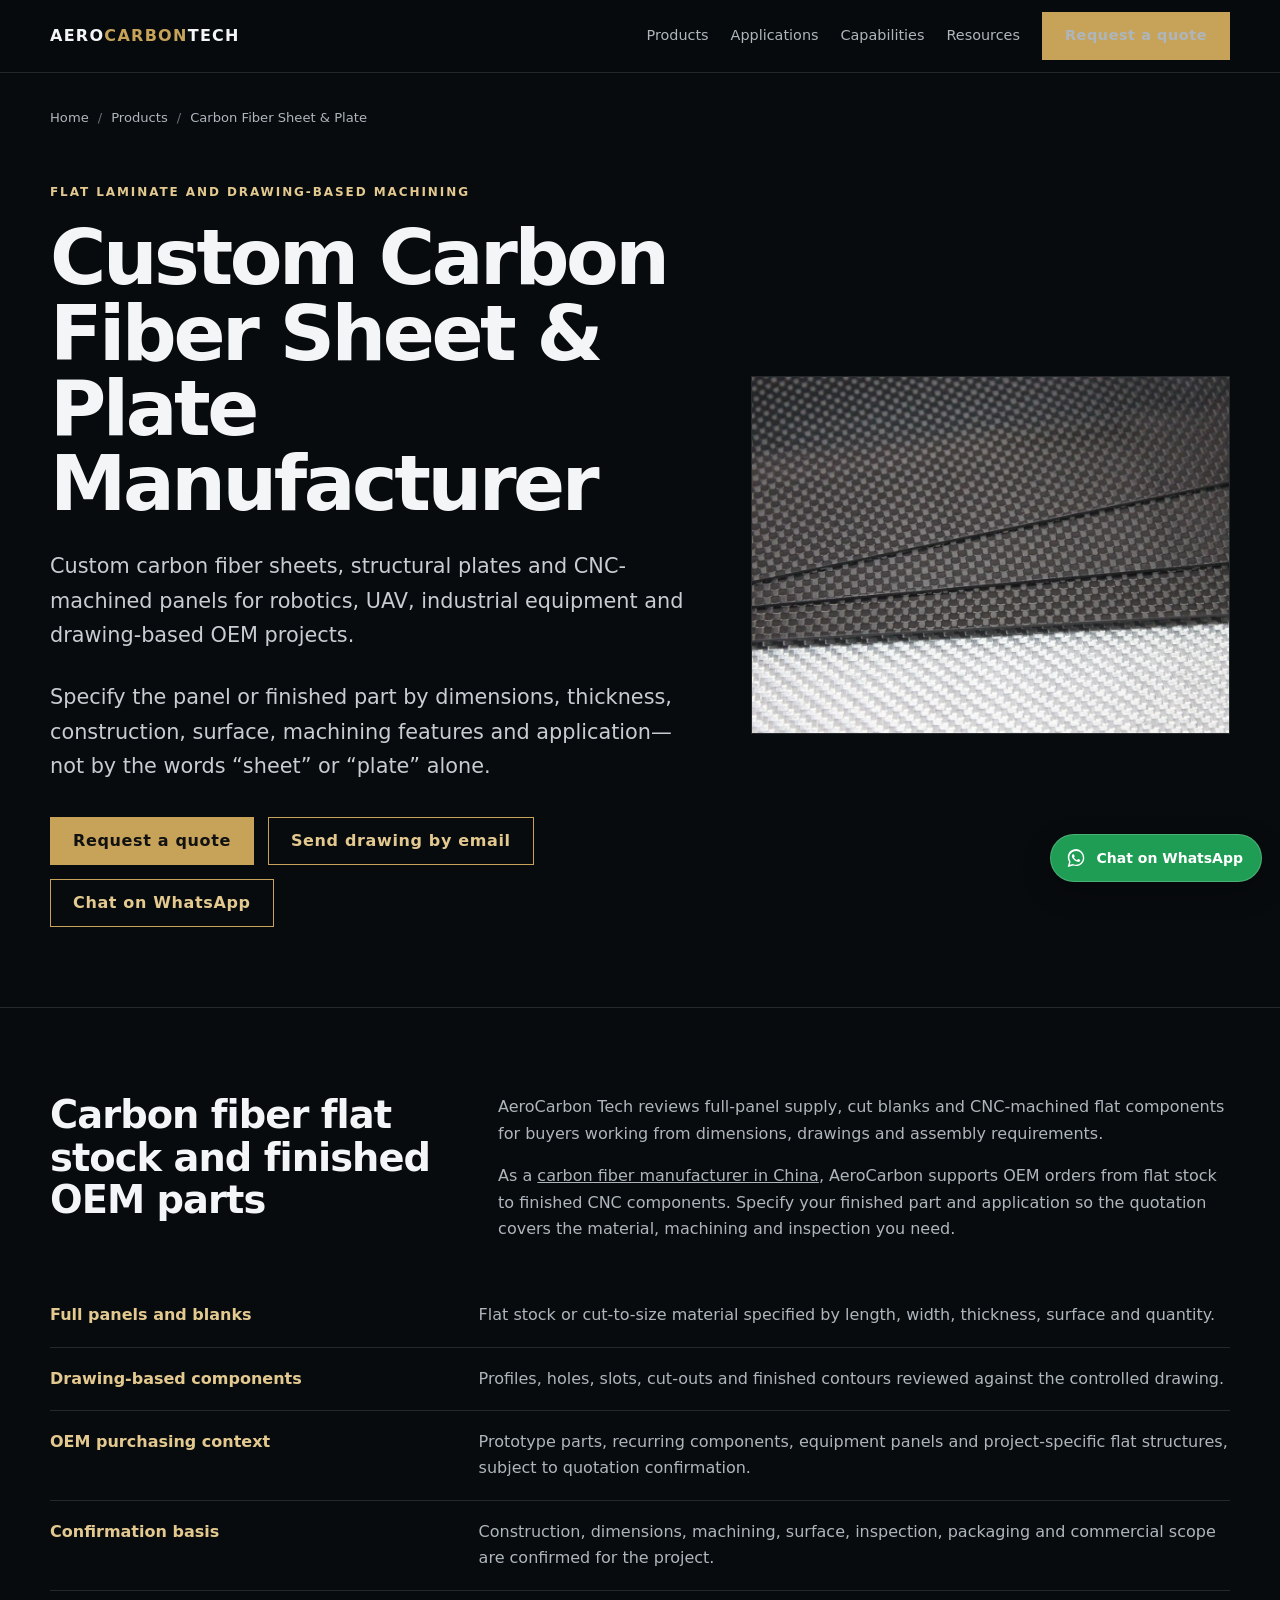
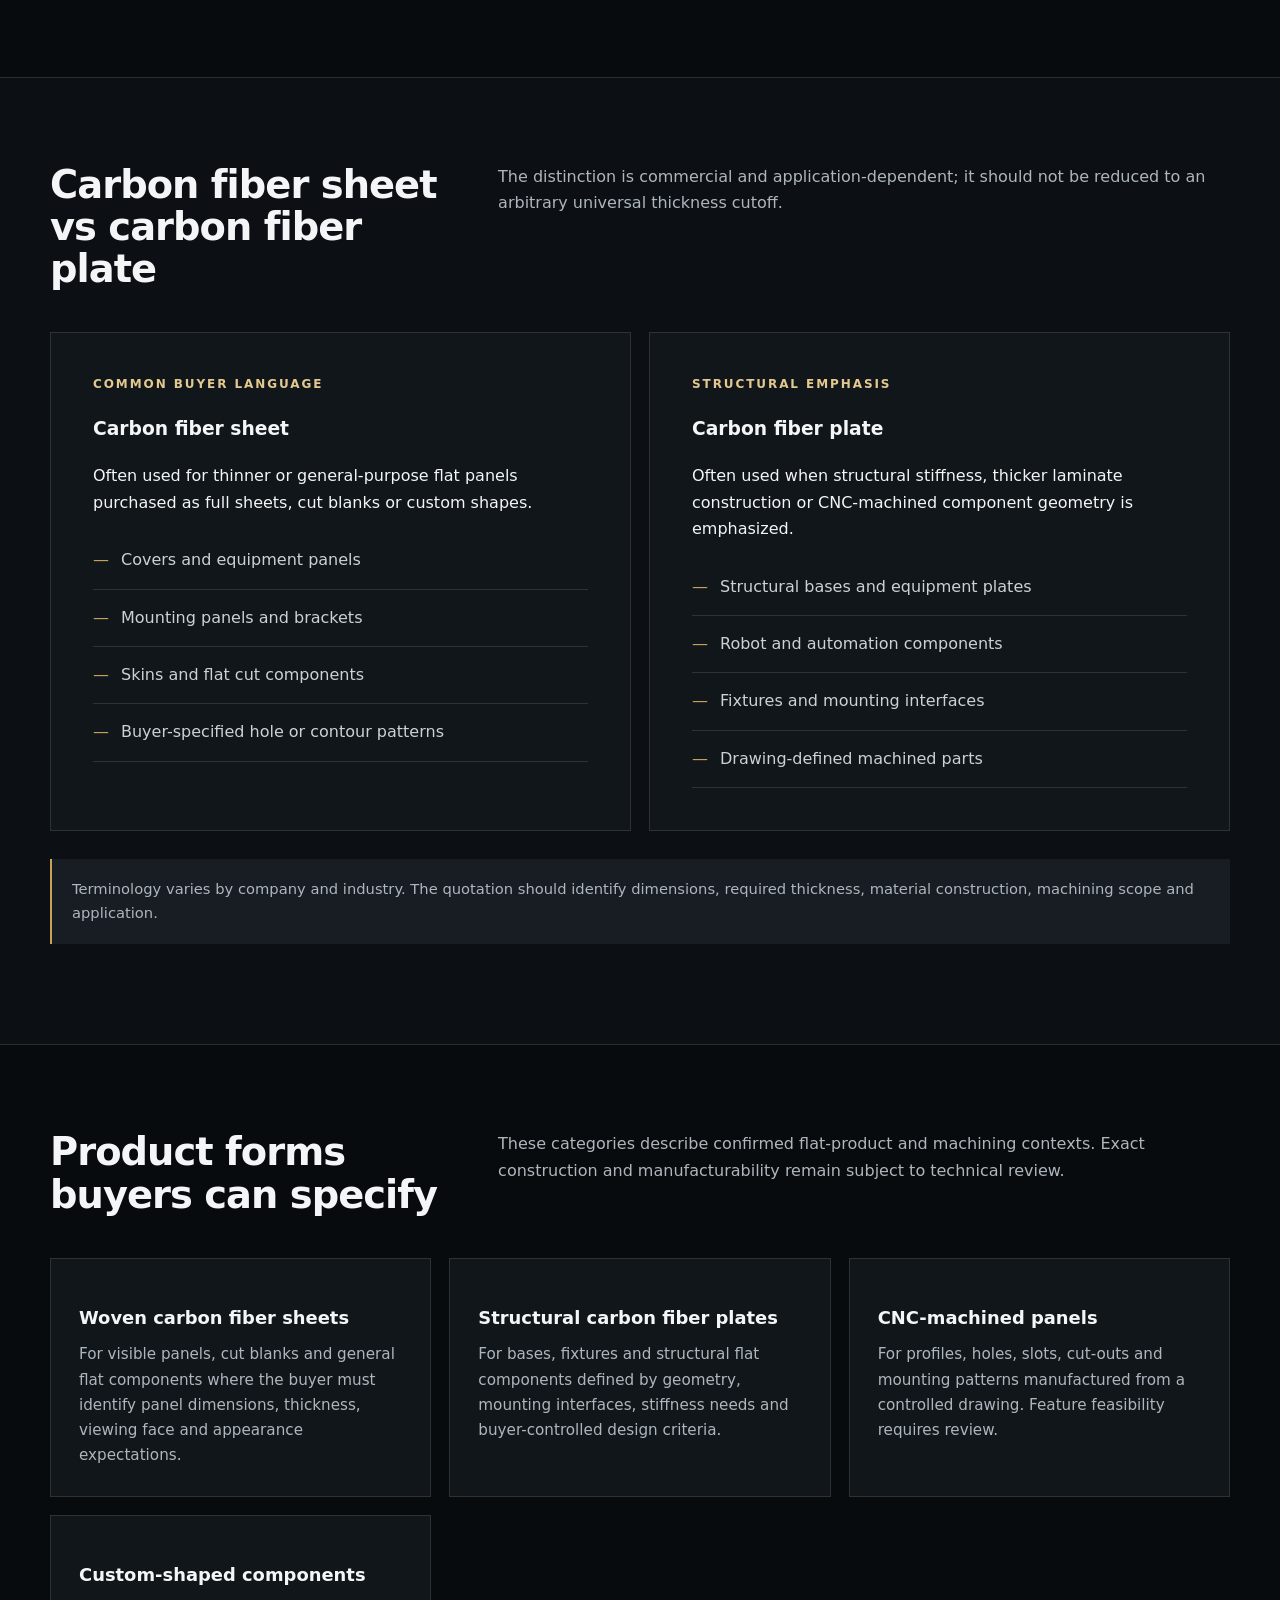
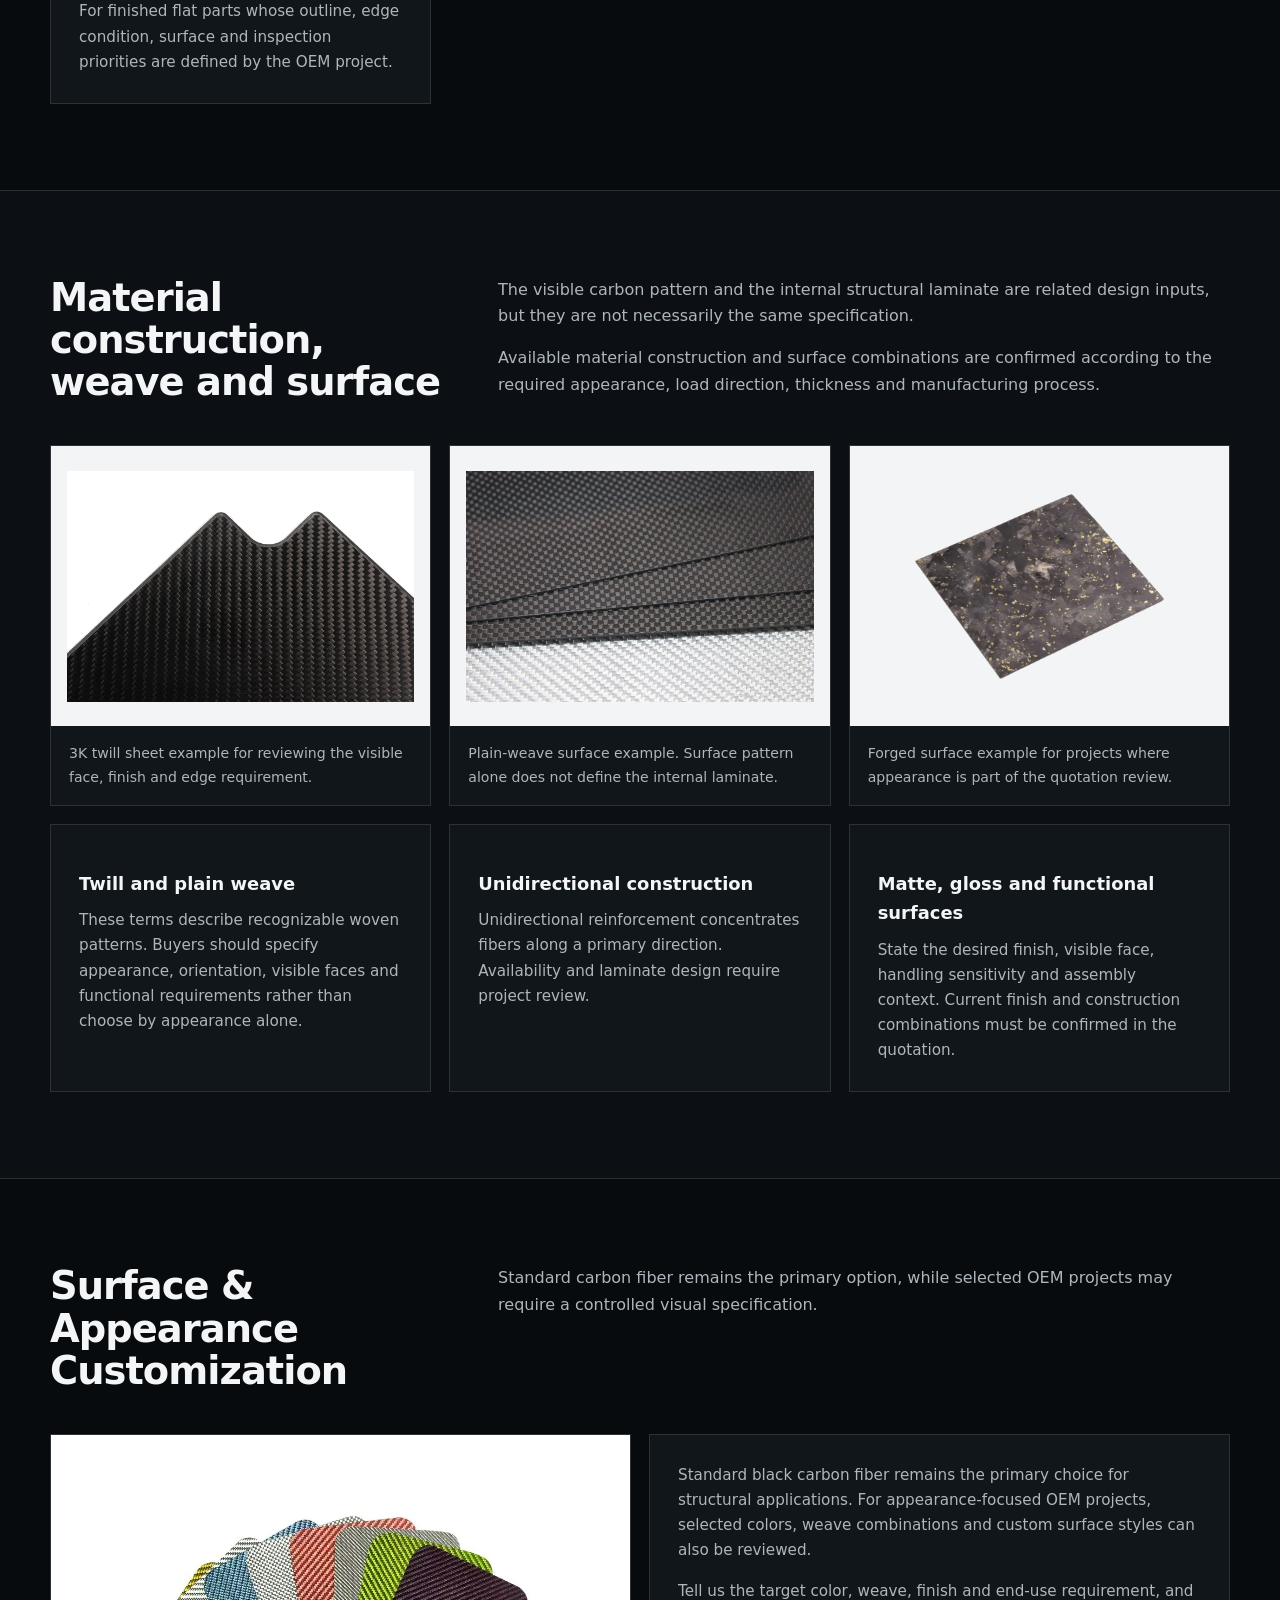
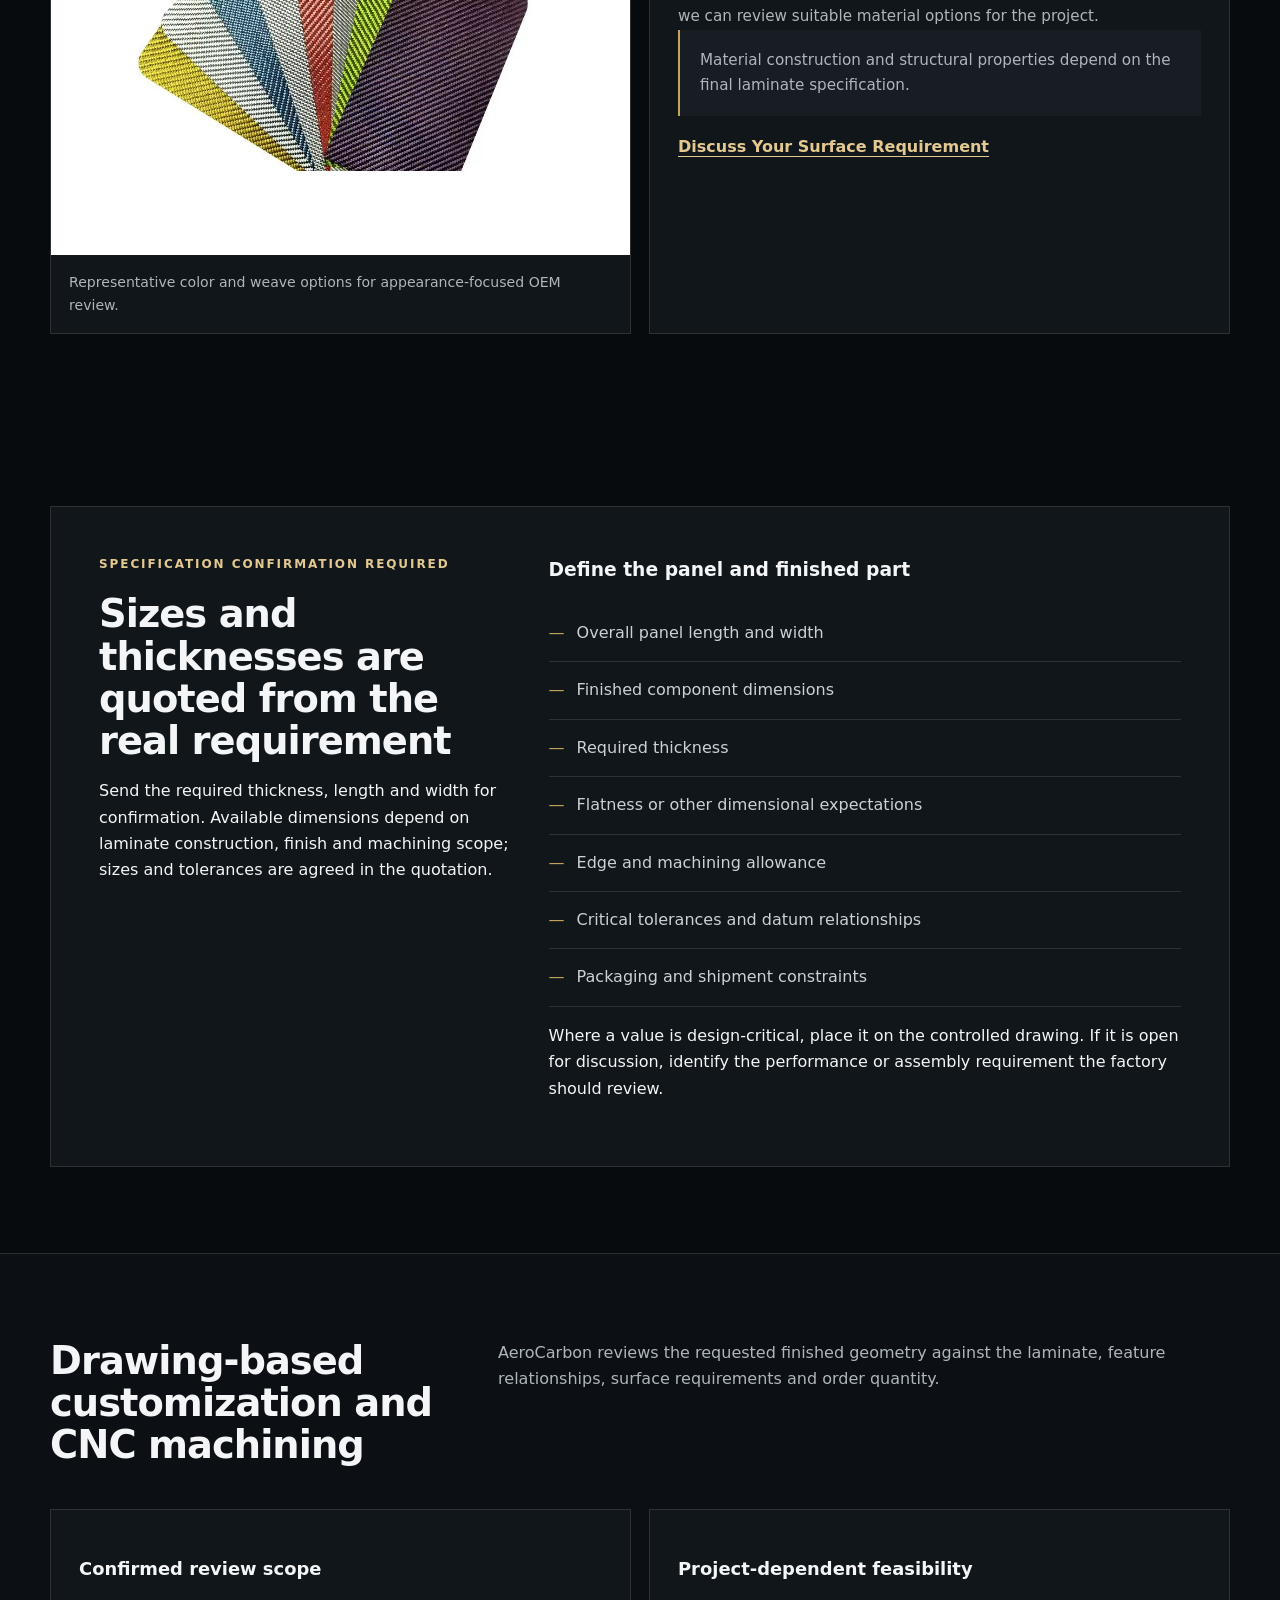
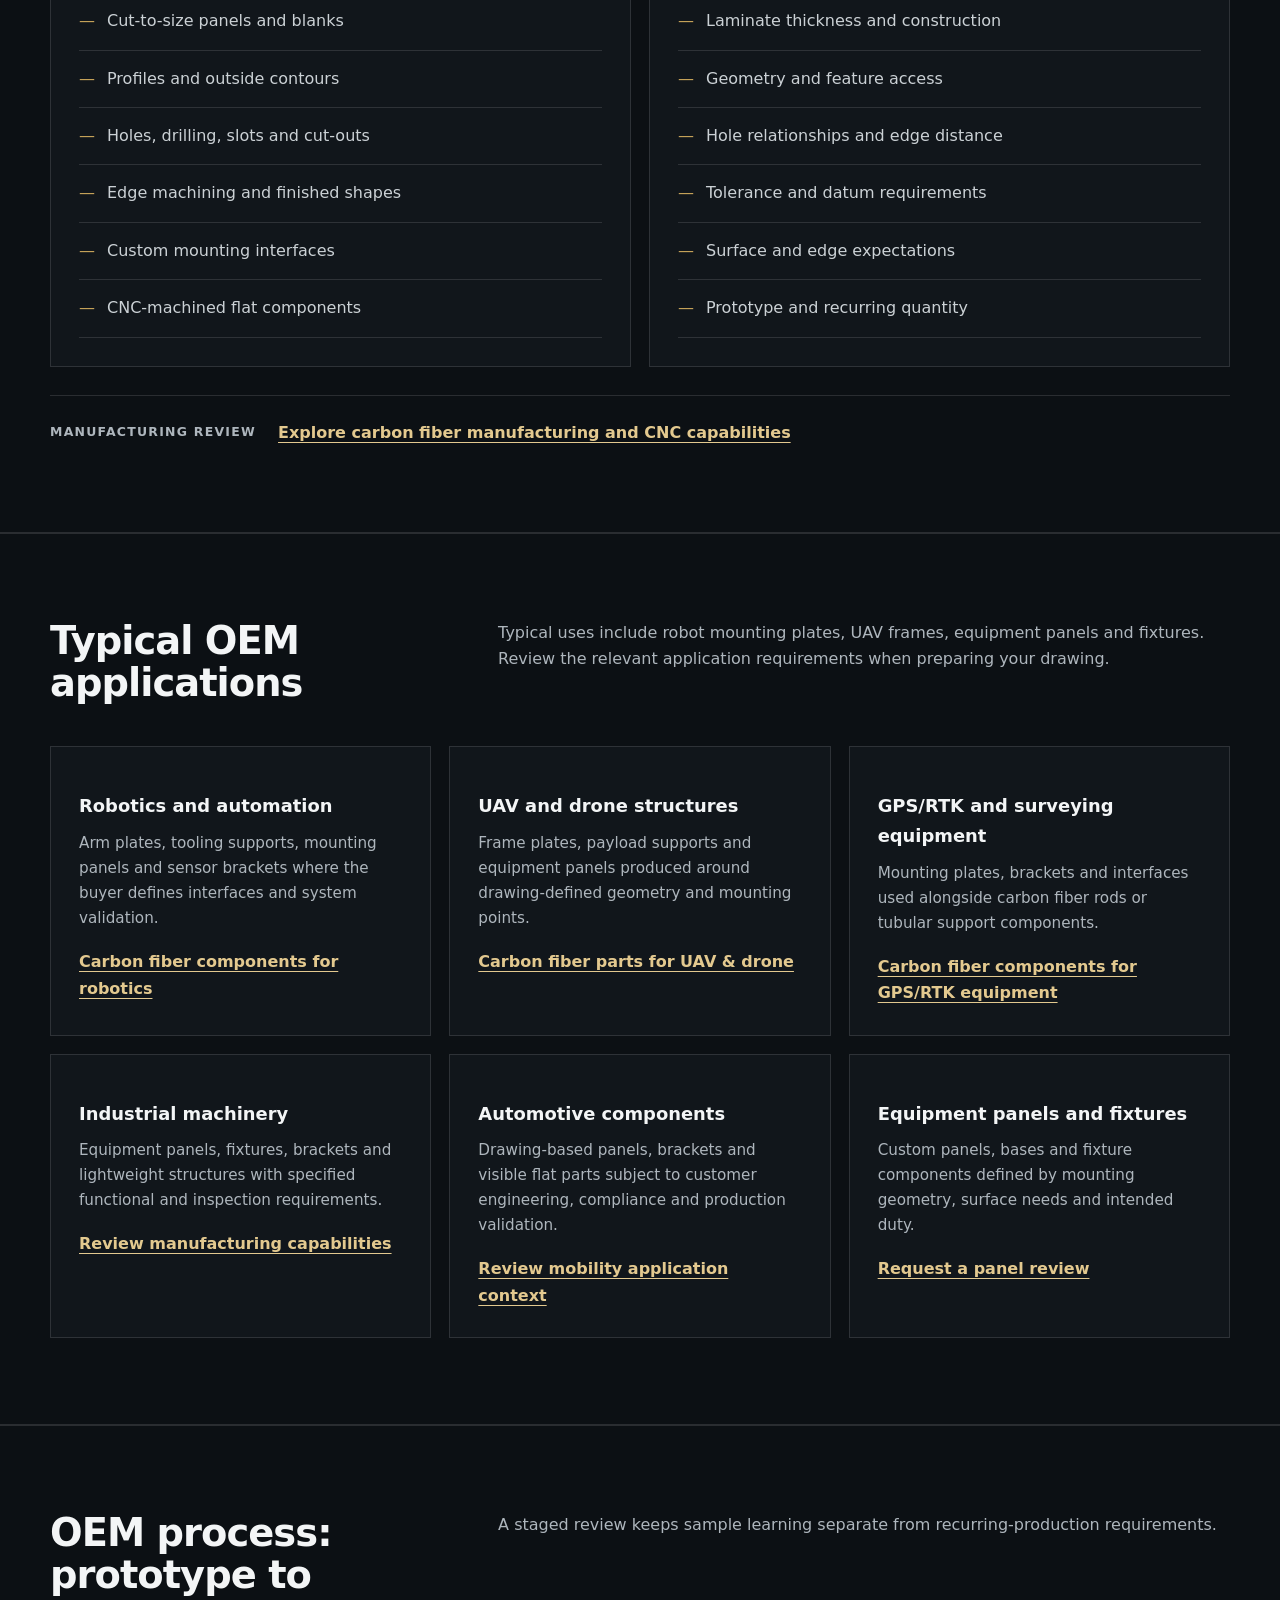
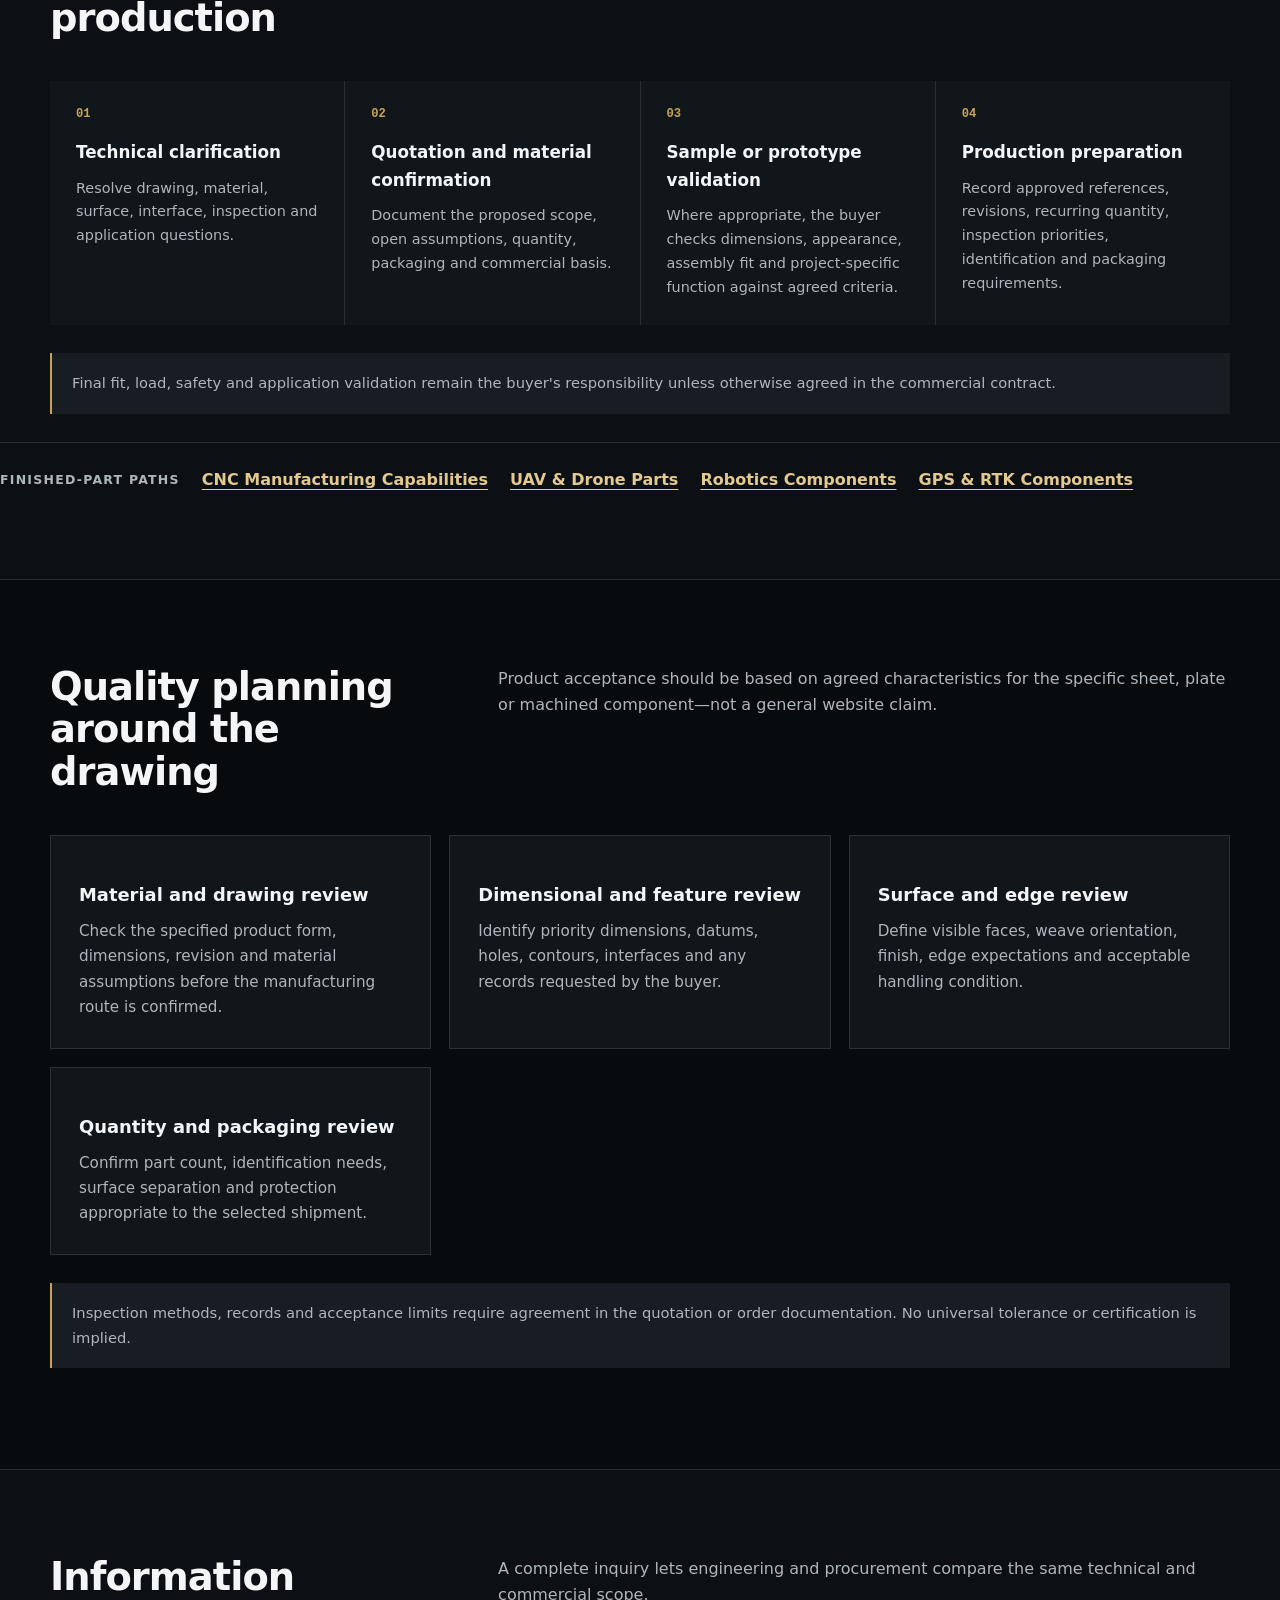
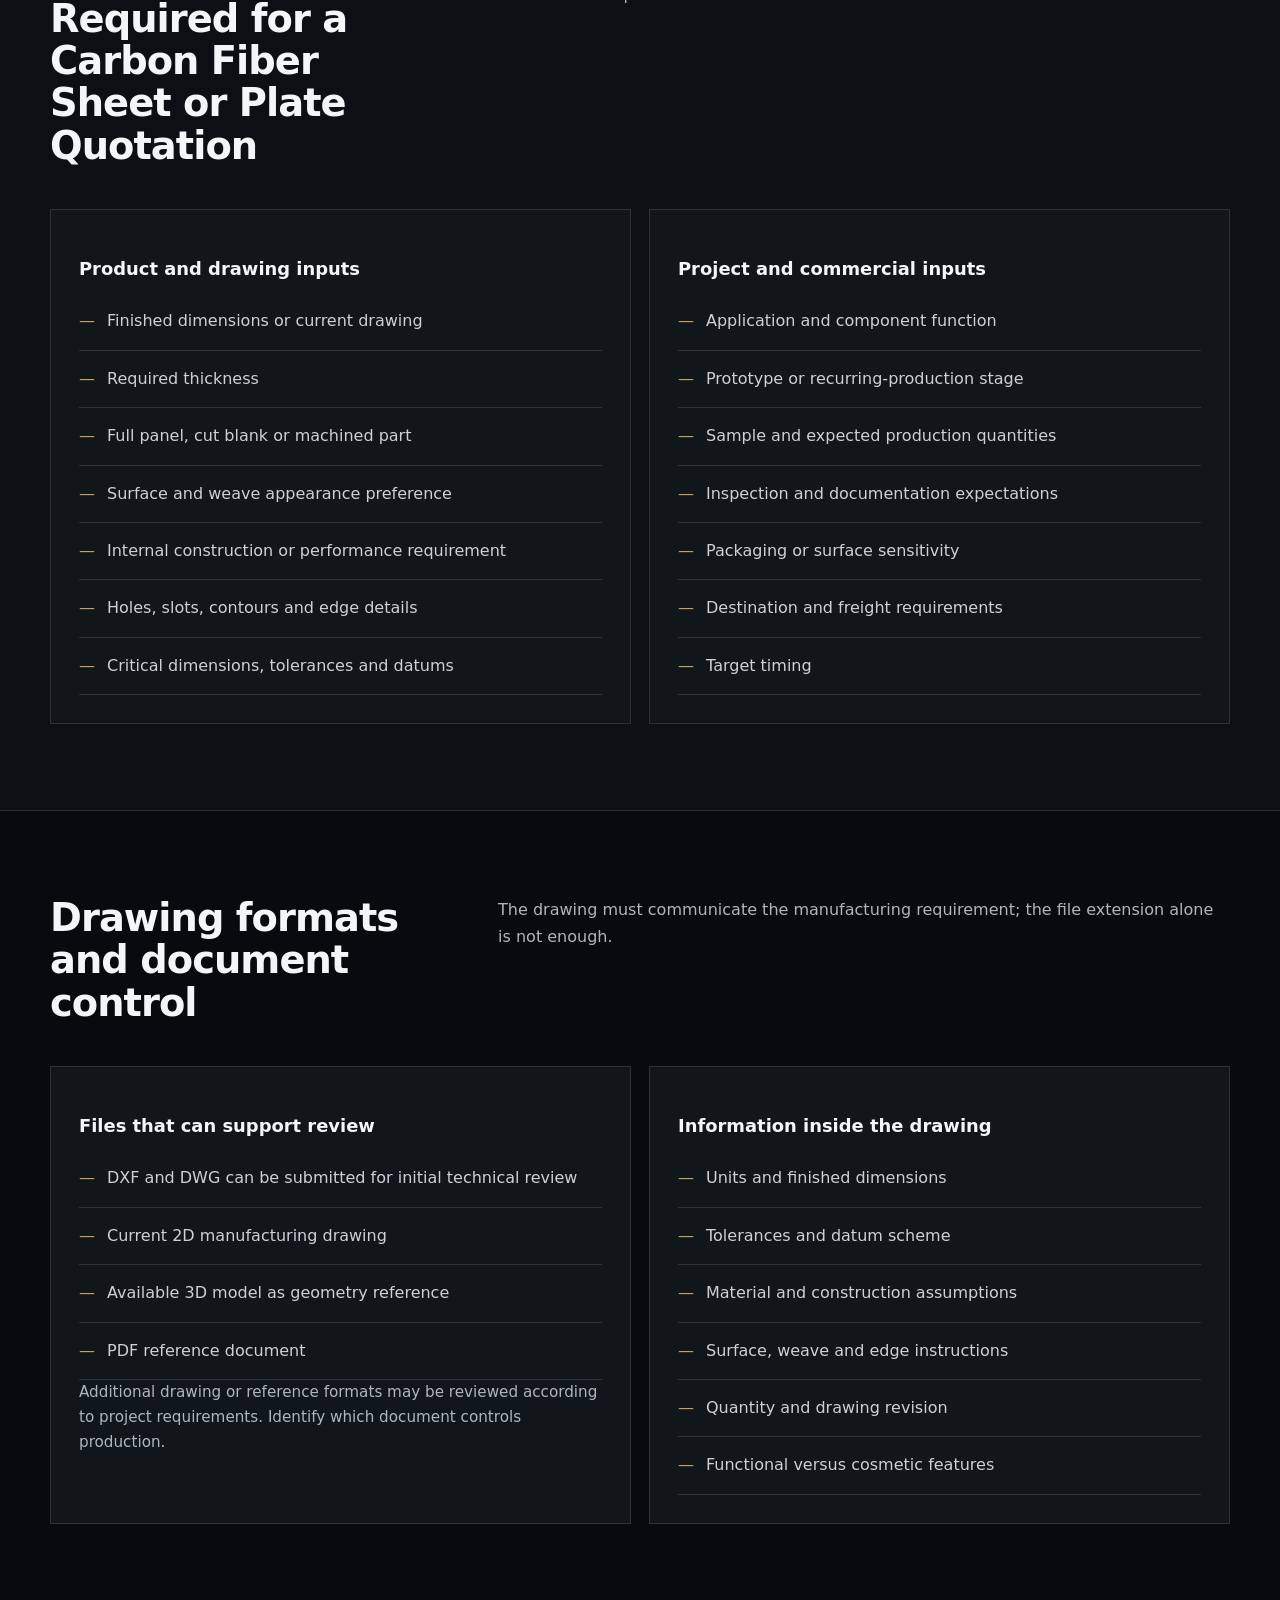
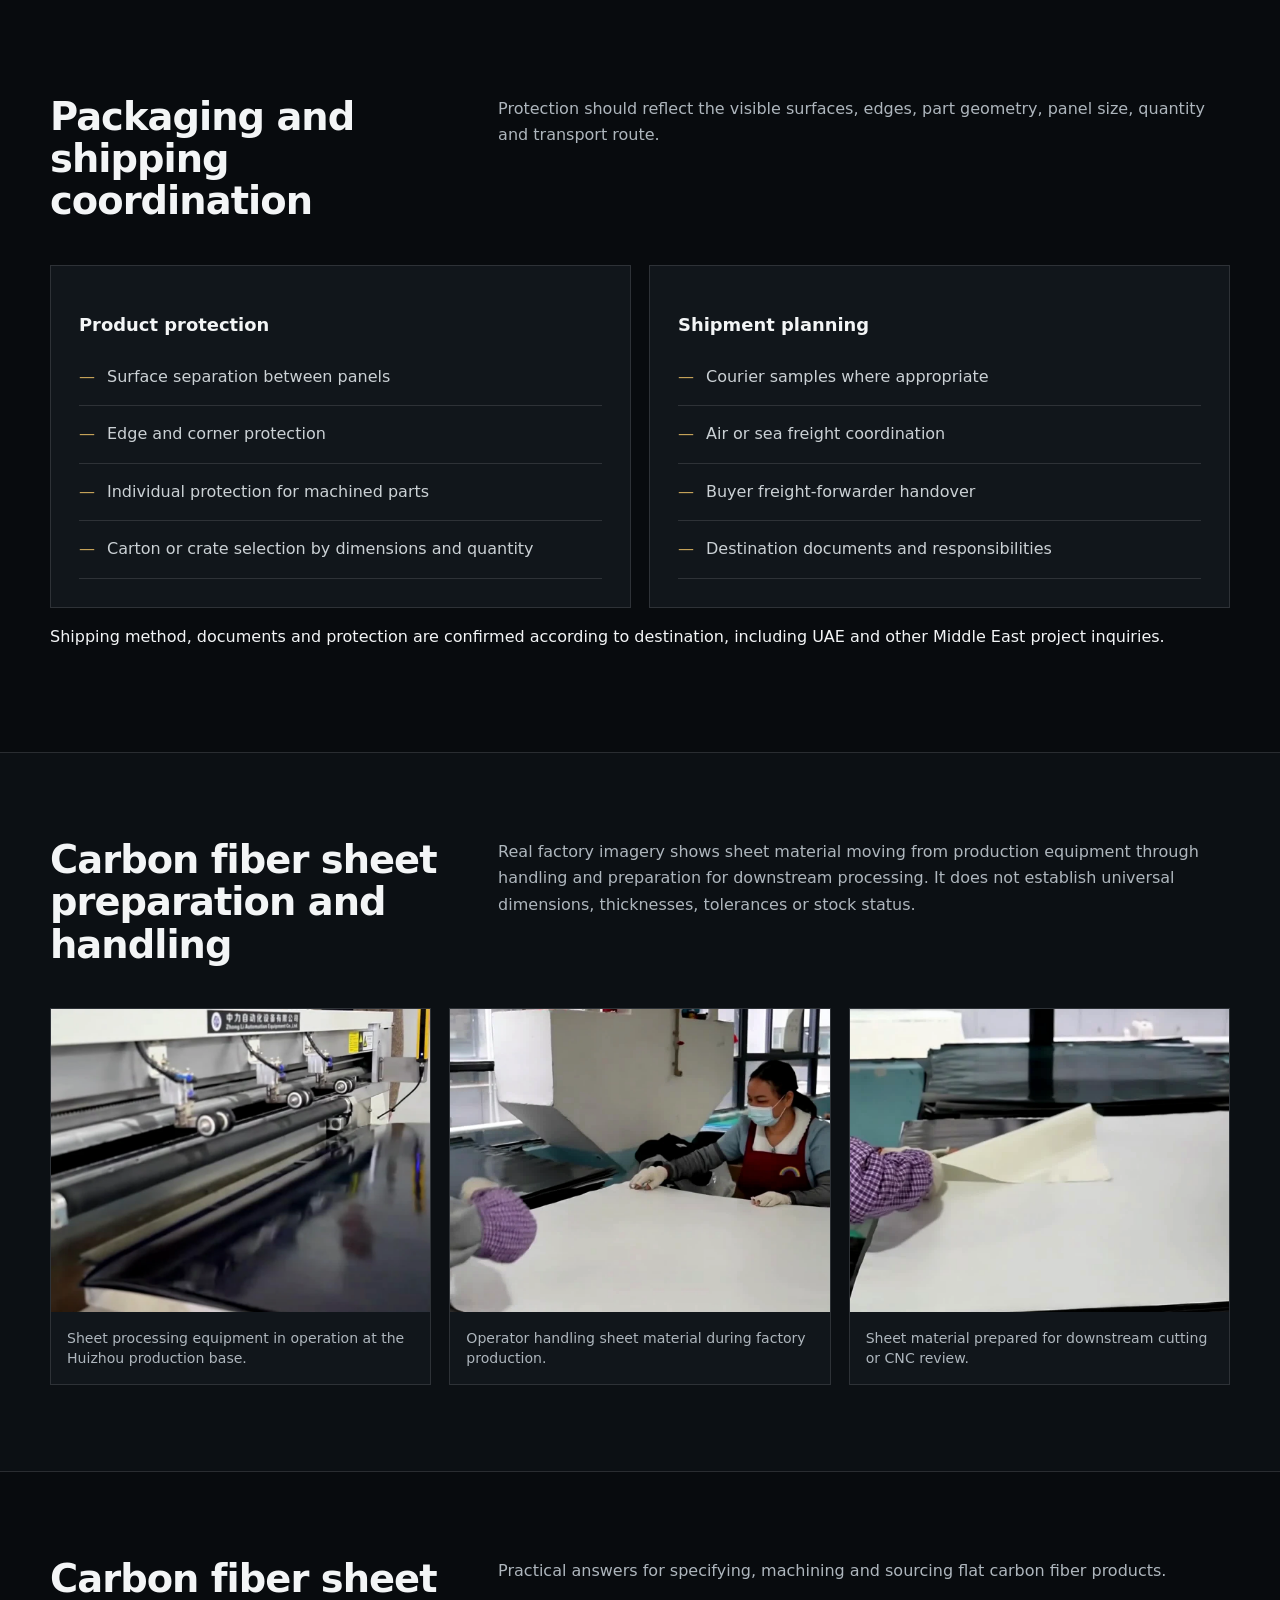
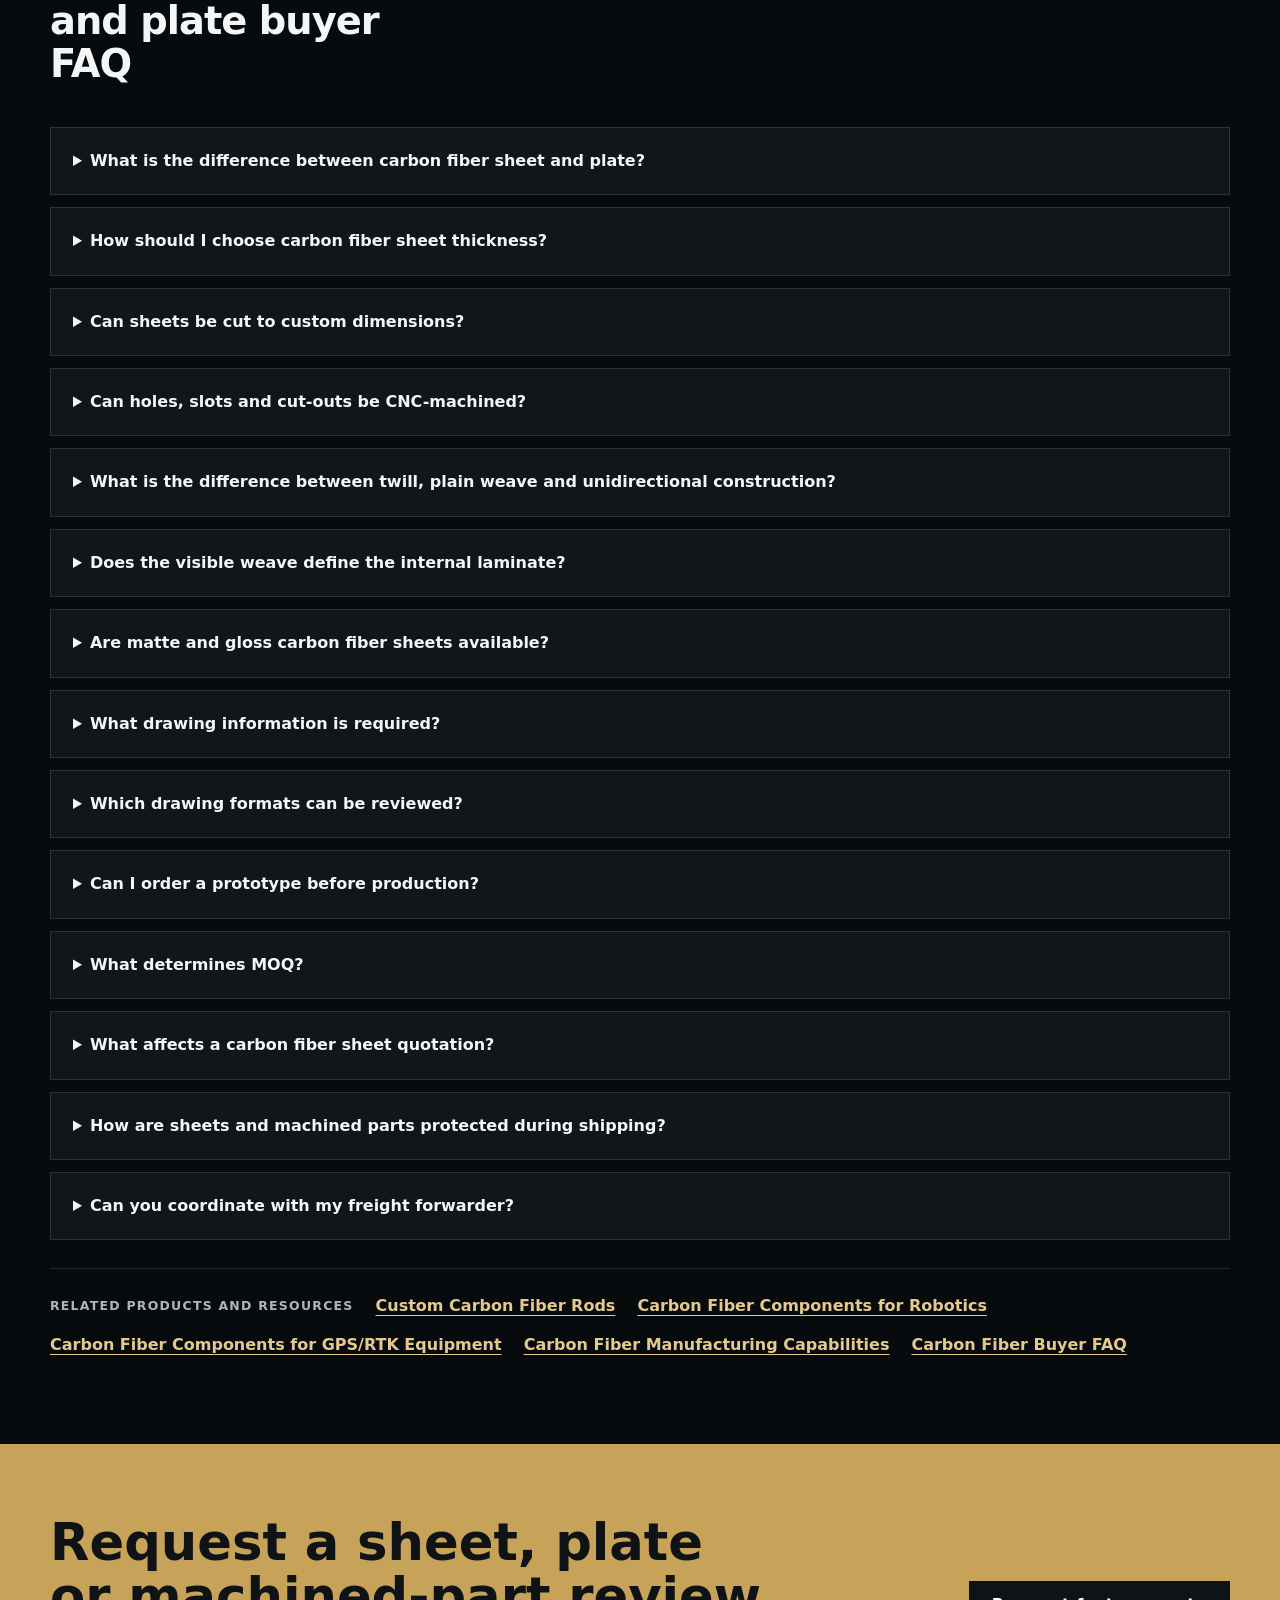
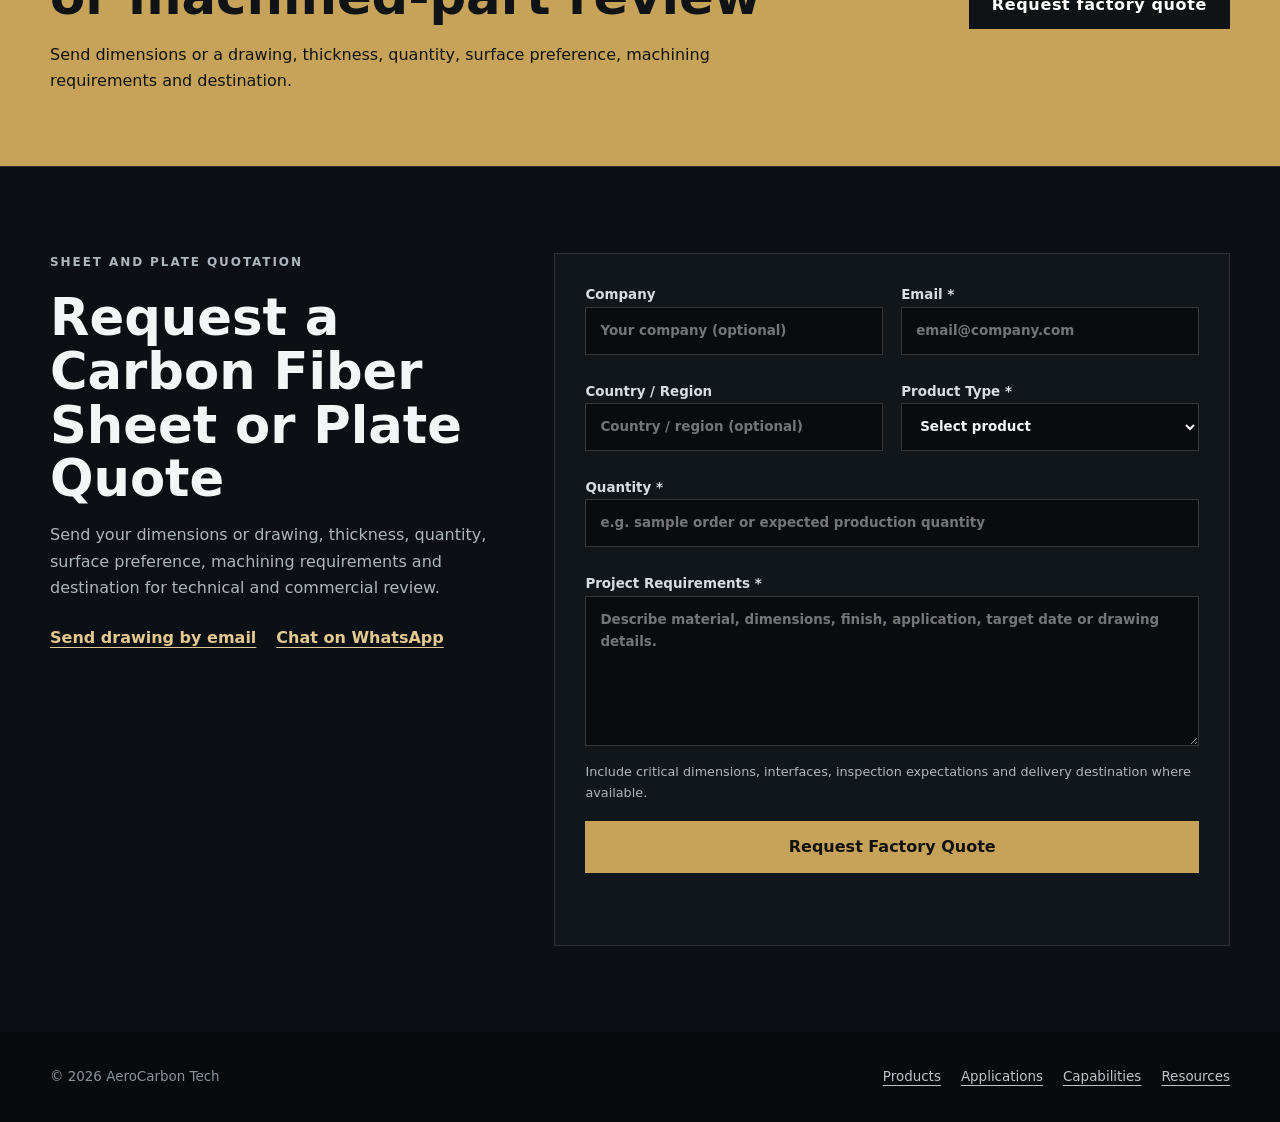
<file: products/carbon-fiber-sheet-plate/index.html>
<!doctype html>
<html lang="en">
<head>
  <meta charset="utf-8">
  <meta name="viewport" content="width=device-width, initial-scale=1">
  <title>Custom Carbon Fiber Sheet &amp; Plate Manufacturer | AeroCarbon</title>
  <meta name="description" content="AeroCarbon manufactures custom carbon fiber sheets, plates and CNC-machined parts for OEM buyers. Send drawings, thickness, finish and quantity for a quote.">
  <meta property="og:type" content="website">
  <meta property="og:site_name" content="AeroCarbon Tech">
  <meta property="og:title" content="Custom Carbon Fiber Sheet &amp; Plate Manufacturer | AeroCarbon">
  <meta property="og:description" content="AeroCarbon manufactures custom carbon fiber sheets, plates and CNC-machined parts for OEM buyers. Send drawings, thickness, finish and quantity for a quote.">
  <meta property="og:url" content="https://www.aerocarbontech.com/products/carbon-fiber-sheet-plate/">
  <meta property="og:image" content="https://www.aerocarbontech.com/public/images/products/stacked-carbon-fiber-plates.webp">
  <meta name="twitter:card" content="summary_large_image">
  <meta name="twitter:title" content="Custom Carbon Fiber Sheet &amp; Plate Manufacturer | AeroCarbon">
  <meta name="twitter:description" content="AeroCarbon manufactures custom carbon fiber sheets, plates and CNC-machined parts for OEM buyers. Send drawings, thickness, finish and quantity for a quote.">
  <meta name="twitter:image" content="https://www.aerocarbontech.com/public/images/products/stacked-carbon-fiber-plates.webp">
  <meta name="robots" content="index, follow">
  <link rel="canonical" href="https://www.aerocarbontech.com/products/carbon-fiber-sheet-plate/">
  <link rel="stylesheet" href="../../phase1-pages.css">
  <style>
    .sheet-hero-image { height: auto; object-position: 50% 46%; }
    .comparison-grid { display: grid; grid-template-columns: repeat(2, minmax(0, 1fr)); gap: 18px; }
    .comparison-card { padding: clamp(24px, 4vw, 42px); border: 1px solid var(--line); background: var(--panel); }
    .comparison-card .eyebrow { margin-bottom: 12px; }
    .specification-panel { display: grid; grid-template-columns: .8fr 1.2fr; gap: 28px; padding: clamp(26px, 5vw, 48px); border: 1px solid var(--line); background: var(--panel); }
    .specification-panel h3 { margin-top: 0; }
    .sheet-media img { aspect-ratio: 3 / 2; height: auto; object-fit: cover; object-position: center; }
    .sheet-media.contain img { object-fit: contain; }
    .procurement-grid { display: grid; grid-template-columns: repeat(2, minmax(0, 1fr)); gap: 18px; }
    @media (max-width: 760px) {
      .comparison-grid, .specification-panel, .procurement-grid { grid-template-columns: 1fr; }
    }
  </style>
  <script type="application/ld+json">{"@context":"https://schema.org","@type":"BreadcrumbList","itemListElement":[{"@type":"ListItem","position":1,"name":"Home","item":"https://www.aerocarbontech.com/"},{"@type":"ListItem","position":2,"name":"Products","item":"https://www.aerocarbontech.com/products/"},{"@type":"ListItem","position":3,"name":"Carbon Fiber Sheet and Plate","item":"https://www.aerocarbontech.com/products/carbon-fiber-sheet-plate/"}]}</script>
  <script type="application/ld+json">{"@context":"https://schema.org","@type":"FAQPage","mainEntity":[{"@type":"Question","name":"What is the difference between carbon fiber sheet and plate?","acceptedAnswer":{"@type":"Answer","text":"The terms often overlap. Sheet commonly describes thinner or general-purpose flat panels, while plate often emphasizes structural stiffness, thicker laminates or machining. Quote by dimensions, thickness, construction, machining and application rather than the label alone."}},{"@type":"Question","name":"How should I choose carbon fiber sheet thickness?","acceptedAnswer":{"@type":"Answer","text":"Start with finished geometry, unsupported span, load direction, mounting points, stiffness target and safety factors. State the required thickness if it is already controlled by your design; otherwise provide the application inputs for technical review."}},{"@type":"Question","name":"Can sheets be cut to custom dimensions?","acceptedAnswer":{"@type":"Answer","text":"Cut-to-size blanks and drawing-defined profiles can be reviewed. Provide finished length and width, thickness, edge expectations, quantity and any machining allowance."}},{"@type":"Question","name":"Can holes, slots and cut-outs be CNC-machined?","acceptedAnswer":{"@type":"Answer","text":"Drawing-based holes, slots, contours and cut-outs can be reviewed. Feasibility depends on laminate thickness, geometry, edge distance, hole relationships, tolerance, surface requirements and quantity."}},{"@type":"Question","name":"What is the difference between twill, plain weave and unidirectional construction?","acceptedAnswer":{"@type":"Answer","text":"Twill and plain weave describe woven reinforcement patterns; unidirectional construction concentrates fibers along a primary direction. Current construction and surface combinations must be confirmed for the required load path, appearance, thickness and process."}},{"@type":"Question","name":"Does the visible weave define the internal laminate?","acceptedAnswer":{"@type":"Answer","text":"Not necessarily. A visible woven surface can be part of a laminate whose internal reinforcement is selected for structural needs. Specify both appearance and performance requirements rather than assuming one from the other."}},{"@type":"Question","name":"Are matte and gloss carbon fiber sheets available?","acceptedAnswer":{"@type":"Answer","text":"Matte and gloss finishes can be reviewed for your project; the combination of finish, laminate construction and thickness is confirmed in the quotation. State the visible face, desired appearance and handling requirements for confirmation."}},{"@type":"Question","name":"What drawing information is required?","acceptedAnswer":{"@type":"Answer","text":"Include units, finished dimensions, thickness, datums, tolerances, holes, slots, contours, edge details, material assumptions, quantity and revision identification. Mark cosmetic and functional requirements clearly."}},{"@type":"Question","name":"Which drawing formats can be reviewed?","acceptedAnswer":{"@type":"Answer","text":"Send DXF or DWG files for initial review, along with 2D manufacturing drawings and available 3D reference models. PDF can be sent as a reference document; confirm the controlling file and accepted transfer format before production review."}},{"@type":"Question","name":"Can I order a prototype before production?","acceptedAnswer":{"@type":"Answer","text":"A sample or prototype stage can be discussed where appropriate. Define what the sample must validate, including dimensions, appearance, assembly fit or other buyer-controlled checks."}},{"@type":"Question","name":"What determines MOQ?","acceptedAnswer":{"@type":"Answer","text":"Minimum quantity can depend on material construction, dimensions, machining, setup, tooling, finish and commercial scope. MOQ is confirmed per quotation rather than published as one universal number."}},{"@type":"Question","name":"What affects a carbon fiber sheet quotation?","acceptedAnswer":{"@type":"Answer","text":"Key factors include panel or part dimensions, thickness, construction, machining complexity, surface expectations, tolerances, quantity, inspection, packaging, destination and shipping responsibility."}},{"@type":"Question","name":"How are sheets and machined parts protected during shipping?","acceptedAnswer":{"@type":"Answer","text":"Protection is planned around visible surfaces, edges, corners, panel separation, part geometry, dimensions, quantity and shipping method. Carton or crate selection is confirmed for the order rather than treated as universal."}},{"@type":"Question","name":"Can you coordinate with my freight forwarder?","acceptedAnswer":{"@type":"Answer","text":"Freight coordination can be discussed for courier, air or sea shipment. Confirm collection location, documents, packaging, handover responsibilities and destination, including UAE and other Middle East inquiries."}}]}</script>
<script type="application/ld+json">{"@context": "https://schema.org", "@type": "Product", "@id": "https://www.aerocarbontech.com/products/carbon-fiber-sheet-plate/#product", "name": "Custom Carbon Fiber Sheet & Plate", "description": "Custom carbon fiber sheets, structural plates and CNC-machined panels for robotics, UAV, industrial equipment and drawing-based OEM projects.", "image": "https://www.aerocarbontech.com/public/images/products/stacked-carbon-fiber-plates.webp", "url": "https://www.aerocarbontech.com/products/carbon-fiber-sheet-plate/", "brand": {"@type": "Brand", "name": "AeroCarbon"}, "manufacturer": {"@type": "Organization", "@id": "https://www.aerocarbontech.com/#organization", "name": "AeroCarbon Tech", "url": "https://www.aerocarbontech.com/"}}</script>
</head>
<body>
<header class="site-header"><div class="wrap nav"><a class="brand" href="../../">Aero<span>Carbon</span>Tech</a><nav class="nav-links" aria-label="Primary"><a href="../">Products</a><a href="../../applications/">Applications</a><a href="../../capabilities/">Capabilities</a><a href="../../resources/">Resources</a><a class="button" href="#rfq">Request a quote</a></nav></div></header>
<main>
  <nav class="wrap breadcrumbs" aria-label="Breadcrumb"><ol><li><a href="../../">Home</a></li><li><a href="../">Products</a></li><li aria-current="page">Carbon Fiber Sheet &amp; Plate</li></ol></nav>

  <section class="hero"><div class="wrap hero-grid"><div><p class="eyebrow">Flat laminate and drawing-based machining</p><h1>Custom Carbon Fiber Sheet &amp; Plate Manufacturer</h1><p class="lede">Custom carbon fiber sheets, structural plates and CNC-machined panels for robotics, UAV, industrial equipment and drawing-based OEM projects.</p><p class="lede">Specify the panel or finished part by dimensions, thickness, construction, surface, machining features and application—not by the words “sheet” or “plate” alone.</p><div class="hero-actions"><a class="button" href="#rfq">Request a quote</a><a class="button secondary" href="mailto:sales@aerocarbontech.com?subject=Carbon%20Fiber%20Sheet%20Drawing">Send drawing by email</a><a class="button secondary" href="https://wa.me/8619556679532?text=Hello%2C%20I%20need%20a%20quotation%20for%20carbon%20fiber%20sheet%20or%20plate." target="_blank" rel="noopener noreferrer">Chat on WhatsApp</a></div></div><img class="hero-image sheet-hero-image" src="../../public/images/products/stacked-carbon-fiber-plates.webp" width="1200" height="800" alt="Stacked carbon fiber plates prepared for OEM panel and machining requirements"></div></section>

  <section class="section"><div class="wrap"><div class="section-head"><h2>Carbon fiber flat stock and finished OEM parts</h2><div><p>AeroCarbon Tech reviews full-panel supply, cut blanks and CNC-machined flat components for buyers working from dimensions, drawings and assembly requirements.</p><p>As a <a href="../../">carbon fiber manufacturer in China</a>, AeroCarbon supports OEM orders from flat stock to finished CNC components. Specify your finished part and application so the quotation covers the material, machining and inspection you need.</p></div></div><dl class="data-list"><div><dt>Full panels and blanks</dt><dd>Flat stock or cut-to-size material specified by length, width, thickness, surface and quantity.</dd></div><div><dt>Drawing-based components</dt><dd>Profiles, holes, slots, cut-outs and finished contours reviewed against the controlled drawing.</dd></div><div><dt>OEM purchasing context</dt><dd>Prototype parts, recurring components, equipment panels and project-specific flat structures, subject to quotation confirmation.</dd></div><div><dt>Confirmation basis</dt><dd>Construction, dimensions, machining, surface, inspection, packaging and commercial scope are confirmed for the project.</dd></div></dl></div></section>

  <section class="section alt"><div class="wrap"><div class="section-head"><h2>Carbon fiber sheet vs carbon fiber plate</h2><p>The distinction is commercial and application-dependent; it should not be reduced to an arbitrary universal thickness cutoff.</p></div><div class="comparison-grid"><article class="comparison-card"><p class="eyebrow">Common buyer language</p><h3>Carbon fiber sheet</h3><p>Often used for thinner or general-purpose flat panels purchased as full sheets, cut blanks or custom shapes.</p><ul class="checklist"><li>Covers and equipment panels</li><li>Mounting panels and brackets</li><li>Skins and flat cut components</li><li>Buyer-specified hole or contour patterns</li></ul></article><article class="comparison-card"><p class="eyebrow">Structural emphasis</p><h3>Carbon fiber plate</h3><p>Often used when structural stiffness, thicker laminate construction or CNC-machined component geometry is emphasized.</p><ul class="checklist"><li>Structural bases and equipment plates</li><li>Robot and automation components</li><li>Fixtures and mounting interfaces</li><li>Drawing-defined machined parts</li></ul></article></div><p class="notice">Terminology varies by company and industry. The quotation should identify dimensions, required thickness, material construction, machining scope and application.</p></div></section>

  <section class="section"><div class="wrap"><div class="section-head"><h2>Product forms buyers can specify</h2><p>These categories describe confirmed flat-product and machining contexts. Exact construction and manufacturability remain subject to technical review.</p></div><div class="grid"><article class="card"><h3>Woven carbon fiber sheets</h3><p>For visible panels, cut blanks and general flat components where the buyer must identify panel dimensions, thickness, viewing face and appearance expectations.</p></article><article class="card"><h3>Structural carbon fiber plates</h3><p>For bases, fixtures and structural flat components defined by geometry, mounting interfaces, stiffness needs and buyer-controlled design criteria.</p></article><article class="card"><h3>CNC-machined panels</h3><p>For profiles, holes, slots, cut-outs and mounting patterns manufactured from a controlled drawing. Feature feasibility requires review.</p></article><article class="card"><h3>Custom-shaped components</h3><p>For finished flat parts whose outline, edge condition, surface and inspection priorities are defined by the OEM project.</p></article></div></div></section>

  <section class="section alt"><div class="wrap"><div class="section-head"><h2>Material construction, weave and surface</h2><div><p>The visible carbon pattern and the internal structural laminate are related design inputs, but they are not necessarily the same specification.</p><p>Available material construction and surface combinations are confirmed according to the required appearance, load direction, thickness and manufacturing process.</p></div></div><div class="media-grid product-proof-grid"><figure class="media-card sheet-media"><img src="../../public/images/products/3k-twill-carbon-fiber-sheet.webp" width="1200" height="800" loading="lazy" alt="3K twill carbon fiber sheet surface and finished edge detail"><figcaption>3K twill sheet example for reviewing the visible face, finish and edge requirement.</figcaption></figure><figure class="media-card sheet-media"><img src="../../public/images/official/carbon-fiber-plain-weave-panel.jpg" width="1200" height="800" loading="lazy" alt="Plain-weave carbon fiber panel surface example"><figcaption>Plain-weave surface example. Surface pattern alone does not define the internal laminate.</figcaption></figure><figure class="media-card sheet-media"><img src="../../public/images/products/forged-carbon-fiber-sheet.webp" width="968" height="645" loading="lazy" alt="Forged carbon fiber sheet with decorative gold-fleck surface"><figcaption>Forged surface example for projects where appearance is part of the quotation review.</figcaption></figure></div><div class="grid" style="margin-top:18px"><article class="card"><h3>Twill and plain weave</h3><p>These terms describe recognizable woven patterns. Buyers should specify appearance, orientation, visible faces and functional requirements rather than choose by appearance alone.</p></article><article class="card"><h3>Unidirectional construction</h3><p>Unidirectional reinforcement concentrates fibers along a primary direction. Availability and laminate design require project review.</p></article><article class="card"><h3>Matte, gloss and functional surfaces</h3><p>State the desired finish, visible face, handling sensitivity and assembly context. Current finish and construction combinations must be confirmed in the quotation.</p></article></div></div></section>

  <section class="section"><div class="wrap"><div class="section-head"><h2>Surface &amp; Appearance Customization</h2><p>Standard carbon fiber remains the primary option, while selected OEM projects may require a controlled visual specification.</p></div><div class="two-col"><figure class="media-card contain b2b-evidence-card"><img src="../../public/images/products/custom-colored-carbon-fiber-sheet-options.webp" width="785" height="775" loading="lazy" alt="Custom colored carbon fiber sheet and surface options"><figcaption>Representative color and weave options for appearance-focused OEM review.</figcaption></figure><article class="card"><p>Standard black carbon fiber remains the primary choice for structural applications. For appearance-focused OEM projects, selected colors, weave combinations and custom surface styles can also be reviewed.</p><p style="margin-top:16px">Tell us the target color, weave, finish and end-use requirement, and we can review suitable material options for the project.</p><p class="notice">Material construction and structural properties depend on the final laminate specification.</p><a href="#rfq">Discuss Your Surface Requirement</a></article></div></div></section>

  <section class="section"><div class="wrap"><div class="specification-panel"><div><p class="eyebrow">Specification confirmation required</p><h2>Sizes and thicknesses are quoted from the real requirement</h2><p>Send the required thickness, length and width for confirmation. Available dimensions depend on laminate construction, finish and machining scope; sizes and tolerances are agreed in the quotation.</p></div><div><h3>Define the panel and finished part</h3><ul class="checklist"><li>Overall panel length and width</li><li>Finished component dimensions</li><li>Required thickness</li><li>Flatness or other dimensional expectations</li><li>Edge and machining allowance</li><li>Critical tolerances and datum relationships</li><li>Packaging and shipment constraints</li></ul><p>Where a value is design-critical, place it on the controlled drawing. If it is open for discussion, identify the performance or assembly requirement the factory should review.</p></div></div></div></section>

  <section class="section alt"><div class="wrap"><div class="section-head"><h2>Drawing-based customization and CNC machining</h2><p>AeroCarbon reviews the requested finished geometry against the laminate, feature relationships, surface requirements and order quantity.</p></div><div class="two-col"><article class="card"><h3>Confirmed review scope</h3><ul class="checklist"><li>Cut-to-size panels and blanks</li><li>Profiles and outside contours</li><li>Holes, drilling, slots and cut-outs</li><li>Edge machining and finished shapes</li><li>Custom mounting interfaces</li><li>CNC-machined flat components</li></ul></article><article class="card"><h3>Project-dependent feasibility</h3><ul class="checklist"><li>Laminate thickness and construction</li><li>Geometry and feature access</li><li>Hole relationships and edge distance</li><li>Tolerance and datum requirements</li><li>Surface and edge expectations</li><li>Prototype and recurring quantity</li></ul></article></div><div class="related"><span>Manufacturing review</span><a href="../../capabilities/">Explore carbon fiber manufacturing and CNC capabilities</a></div></div></section>



  <section class="section alt"><div class="wrap"><div class="section-head"><h2>Typical OEM applications</h2><p>Typical uses include robot mounting plates, UAV frames, equipment panels and fixtures. Review the relevant application requirements when preparing your drawing.</p></div><div class="grid"><article class="card"><h3>Robotics and automation</h3><p>Arm plates, tooling supports, mounting panels and sensor brackets where the buyer defines interfaces and system validation.</p><a href="../../applications/robotics/">Carbon fiber components for robotics</a></article><article class="card"><h3>UAV and drone structures</h3><p>Frame plates, payload supports and equipment panels produced around drawing-defined geometry and mounting points.</p><a href="../../applications/uav-drone/">Carbon fiber parts for UAV &amp; drone</a></article><article class="card"><h3>GPS/RTK and surveying equipment</h3><p>Mounting plates, brackets and interfaces used alongside carbon fiber rods or tubular support components.</p><a href="../../applications/gps-rtk-equipment/">Carbon fiber components for GPS/RTK equipment</a></article><article class="card"><h3>Industrial machinery</h3><p>Equipment panels, fixtures, brackets and lightweight structures with specified functional and inspection requirements.</p><a href="../../capabilities/">Review manufacturing capabilities</a></article><article class="card"><h3>Automotive components</h3><p>Drawing-based panels, brackets and visible flat parts subject to customer engineering, compliance and production validation.</p><a href="../../applications/">Review mobility application context</a></article><article class="card"><h3>Equipment panels and fixtures</h3><p>Custom panels, bases and fixture components defined by mounting geometry, surface needs and intended duty.</p><a href="#rfq">Request a panel review</a></article></div></div></section>
<section class="section alt"><div class="wrap"><div class="section-head"><h2>OEM process: prototype to production</h2><p>A staged review keeps sample learning separate from recurring-production requirements.</p></div><div class="process-list"><article class="process-step"><h3>Technical clarification</h3><p>Resolve drawing, material, surface, interface, inspection and application questions.</p></article><article class="process-step"><h3>Quotation and material confirmation</h3><p>Document the proposed scope, open assumptions, quantity, packaging and commercial basis.</p></article><article class="process-step"><h3>Sample or prototype validation</h3><p>Where appropriate, the buyer checks dimensions, appearance, assembly fit and project-specific function against agreed criteria.</p></article><article class="process-step"><h3>Production preparation</h3><p>Record approved references, revisions, recurring quantity, inspection priorities, identification and packaging requirements.</p></article></div><p class="notice">Final fit, load, safety and application validation remain the buyer's responsibility unless otherwise agreed in the commercial contract.</p></div><div class="related"><span>Finished-part paths</span><a href="../../capabilities/">CNC Manufacturing Capabilities</a><a href="../../applications/uav-drone/">UAV &amp; Drone Parts</a><a href="../../applications/robotics/">Robotics Components</a><a href="../../applications/gps-rtk-equipment/">GPS &amp; RTK Components</a></div></section>

  <section class="section"><div class="wrap"><div class="section-head"><h2>Quality planning around the drawing</h2><p>Product acceptance should be based on agreed characteristics for the specific sheet, plate or machined component—not a general website claim.</p></div><div class="grid"><article class="card"><h3>Material and drawing review</h3><p>Check the specified product form, dimensions, revision and material assumptions before the manufacturing route is confirmed.</p></article><article class="card"><h3>Dimensional and feature review</h3><p>Identify priority dimensions, datums, holes, contours, interfaces and any records requested by the buyer.</p></article><article class="card"><h3>Surface and edge review</h3><p>Define visible faces, weave orientation, finish, edge expectations and acceptable handling condition.</p></article><article class="card"><h3>Quantity and packaging review</h3><p>Confirm part count, identification needs, surface separation and protection appropriate to the selected shipment.</p></article></div><p class="notice">Inspection methods, records and acceptance limits require agreement in the quotation or order documentation. No universal tolerance or certification is implied.</p></div></section>

  <section class="section alt"><div class="wrap"><div class="section-head"><h2>Information Required for a Carbon Fiber Sheet or Plate Quotation</h2><p>A complete inquiry lets engineering and procurement compare the same technical and commercial scope.</p></div><div class="procurement-grid"><article class="card"><h3>Product and drawing inputs</h3><ul class="checklist"><li>Finished dimensions or current drawing</li><li>Required thickness</li><li>Full panel, cut blank or machined part</li><li>Surface and weave appearance preference</li><li>Internal construction or performance requirement</li><li>Holes, slots, contours and edge details</li><li>Critical dimensions, tolerances and datums</li></ul></article><article class="card"><h3>Project and commercial inputs</h3><ul class="checklist"><li>Application and component function</li><li>Prototype or recurring-production stage</li><li>Sample and expected production quantities</li><li>Inspection and documentation expectations</li><li>Packaging or surface sensitivity</li><li>Destination and freight requirements</li><li>Target timing</li></ul></article></div></div></section>

  <section class="section"><div class="wrap"><div class="section-head"><h2>Drawing formats and document control</h2><p>The drawing must communicate the manufacturing requirement; the file extension alone is not enough.</p></div><div class="two-col"><article class="card"><h3>Files that can support review</h3><ul class="checklist"><li>DXF and DWG can be submitted for initial technical review</li><li>Current 2D manufacturing drawing</li><li>Available 3D model as geometry reference</li><li>PDF reference document</li></ul><p>Additional drawing or reference formats may be reviewed according to project requirements. Identify which document controls production.</p></article><article class="card"><h3>Information inside the drawing</h3><ul class="checklist"><li>Units and finished dimensions</li><li>Tolerances and datum scheme</li><li>Material and construction assumptions</li><li>Surface, weave and edge instructions</li><li>Quantity and drawing revision</li><li>Functional versus cosmetic features</li></ul></article></div></div></section>



  <section class="section"><div class="wrap"><div class="section-head"><h2>Packaging and shipping coordination</h2><p>Protection should reflect the visible surfaces, edges, part geometry, panel size, quantity and transport route.</p></div><div class="two-col"><article class="card"><h3>Product protection</h3><ul class="checklist"><li>Surface separation between panels</li><li>Edge and corner protection</li><li>Individual protection for machined parts</li><li>Carton or crate selection by dimensions and quantity</li></ul></article><article class="card"><h3>Shipment planning</h3><ul class="checklist"><li>Courier samples where appropriate</li><li>Air or sea freight coordination</li><li>Buyer freight-forwarder handover</li><li>Destination documents and responsibilities</li></ul></article></div><p>Shipping method, documents and protection are confirmed according to destination, including UAE and other Middle East project inquiries.</p></div></section>

  <section class="section alt sheet-production-proof"><div class="wrap"><div class="section-head"><h2>Carbon fiber sheet preparation and handling</h2><p>Real factory imagery shows sheet material moving from production equipment through handling and preparation for downstream processing. It does not establish universal dimensions, thicknesses, tolerances or stock status.</p></div><div class="media-grid sheet-production-grid"><figure class="media-card"><img src="../../public/images/manufacturing/carbon-fiber-sheet-machine-closeup.webp" width="1080" height="864" loading="lazy" alt="Close-up of carbon fiber sheet processing equipment in operation"><figcaption>Sheet processing equipment in operation at the Huizhou production base.</figcaption></figure><figure class="media-card"><img src="../../public/images/manufacturing/carbon-fiber-sheet-handling.webp" width="1080" height="864" loading="lazy" alt="Operator handling carbon fiber sheet material during production"><figcaption>Operator handling sheet material during factory production.</figcaption></figure><figure class="media-card"><img src="../../public/images/manufacturing/carbon-fiber-sheet-stack.webp" width="1080" height="864" loading="lazy" alt="Stacked carbon fiber sheet material prepared for downstream processing"><figcaption>Sheet material prepared for downstream cutting or CNC review.</figcaption></figure></div></div></section>

  <section class="section"><div class="wrap"><div class="section-head"><h2>Carbon fiber sheet and plate buyer FAQ</h2><p>Practical answers for specifying, machining and sourcing flat carbon fiber products.</p></div><div class="faq-list">
    <details><summary>What is the difference between carbon fiber sheet and plate?</summary><p>The terms often overlap. Sheet commonly describes thinner or general-purpose flat panels, while plate often emphasizes structural stiffness, thicker laminates or machining. Quote by dimensions, thickness, construction, machining and application rather than the label alone.</p></details>
    <details><summary>How should I choose carbon fiber sheet thickness?</summary><p>Start with finished geometry, unsupported span, load direction, mounting points, stiffness target and safety factors. State the required thickness if it is already controlled by your design; otherwise provide the application inputs for technical review.</p></details>
    <details><summary>Can sheets be cut to custom dimensions?</summary><p>Cut-to-size blanks and drawing-defined profiles can be reviewed. Provide finished length and width, thickness, edge expectations, quantity and any machining allowance.</p></details>
    <details><summary>Can holes, slots and cut-outs be CNC-machined?</summary><p>Drawing-based holes, slots, contours and cut-outs can be reviewed. Feasibility depends on laminate thickness, geometry, edge distance, hole relationships, tolerance, surface requirements and quantity.</p></details>
    <details><summary>What is the difference between twill, plain weave and unidirectional construction?</summary><p>Twill and plain weave describe woven reinforcement patterns; unidirectional construction concentrates fibers along a primary direction. Current construction and surface combinations must be confirmed for the required load path, appearance, thickness and process.</p></details>
    <details><summary>Does the visible weave define the internal laminate?</summary><p>Not necessarily. A visible woven surface can be part of a laminate whose internal reinforcement is selected for structural needs. Specify both appearance and performance requirements rather than assuming one from the other.</p></details>
    <details><summary>Are matte and gloss carbon fiber sheets available?</summary><p>Matte and gloss finishes can be reviewed for your project; the combination of finish, laminate construction and thickness is confirmed in the quotation. State the visible face, desired appearance and handling requirements for confirmation.</p></details>
    <details><summary>What drawing information is required?</summary><p>Include units, finished dimensions, thickness, datums, tolerances, holes, slots, contours, edge details, material assumptions, quantity and revision identification. Mark cosmetic and functional requirements clearly.</p></details>
    <details><summary>Which drawing formats can be reviewed?</summary><p>Send DXF or DWG files for initial review, along with 2D manufacturing drawings and available 3D reference models. PDF can be sent as a reference document; confirm the controlling file and accepted transfer format before production review.</p></details>
    <details><summary>Can I order a prototype before production?</summary><p>A sample or prototype stage can be discussed where appropriate. Define what the sample must validate, including dimensions, appearance, assembly fit or other buyer-controlled checks.</p></details>
    <details><summary>What determines MOQ?</summary><p>Minimum quantity can depend on material construction, dimensions, machining, setup, tooling, finish and commercial scope. MOQ is confirmed per quotation rather than published as one universal number.</p></details>
    <details><summary>What affects a carbon fiber sheet quotation?</summary><p>Key factors include panel or part dimensions, thickness, construction, machining complexity, surface expectations, tolerances, quantity, inspection, packaging, destination and shipping responsibility.</p></details>
    <details><summary>How are sheets and machined parts protected during shipping?</summary><p>Protection is planned around visible surfaces, edges, corners, panel separation, part geometry, dimensions, quantity and shipping method. Carton or crate selection is confirmed for the order rather than treated as universal.</p></details>
    <details><summary>Can you coordinate with my freight forwarder?</summary><p>Freight coordination can be discussed for courier, air or sea shipment. Confirm collection location, documents, packaging, handover responsibilities and destination, including UAE and other Middle East inquiries.</p></details>
  </div><div class="related"><span>Related products and resources</span><a href="../carbon-fiber-rod/">Custom Carbon Fiber Rods</a><a href="../../applications/robotics/">Carbon Fiber Components for Robotics</a><a href="../../applications/gps-rtk-equipment/">Carbon Fiber Components for GPS/RTK Equipment</a><a href="../../capabilities/">Carbon Fiber Manufacturing Capabilities</a><a href="../../resources/faq/">Carbon Fiber Buyer FAQ</a></div></div></section>

  <section class="cta"><div class="wrap cta-inner"><div><h2>Request a sheet, plate or machined-part review</h2><p>Send dimensions or a drawing, thickness, quantity, surface preference, machining requirements and destination.</p></div><a class="button" href="#rfq">Request factory quote</a></div></section>

  <section class="rfq-section" id="rfq" aria-labelledby="rfq-heading"><div class="wrap rfq-layout"><div class="rfq-copy"><p class="eyebrow">Sheet and plate quotation</p><h2 id="rfq-heading">Request a Carbon Fiber Sheet or Plate Quote</h2><p>Send your dimensions or drawing, thickness, quantity, surface preference, machining requirements and destination for technical and commercial review.</p><div class="rfq-channels"><a href="mailto:sales@aerocarbontech.com?subject=Carbon%20Fiber%20RFQ">Send drawing by email</a><a href="https://wa.me/8619556679532?text=Hello%2C%20I%20would%20like%20to%20request%20a%20quotation%20for%20a%20carbon%20fiber%20project." target="_blank" rel="noopener noreferrer">Chat on WhatsApp</a></div></div><form class="rfq-form" action="https://api.web3forms.com/submit" method="POST" data-phase1-rfq><input type="hidden" name="access_key" value="b27f8966-6943-4f60-b869-53003d5de183"><input type="hidden" name="subject" value="New RFQ from aerocarbontech.com"><input type="hidden" name="from_name" value="AeroCarbon Tech Website"><input type="hidden" name="replyto" value=""><input type="checkbox" name="botcheck" style="display:none" tabindex="-1" autocomplete="off"><div class="rfq-field"><label>Company<input name="Company" type="text" placeholder="Your company (optional)" autocomplete="organization"></label></div><div class="rfq-field"><label>Email *<input name="Email" type="email" placeholder="email@company.com" autocomplete="email" required></label></div><div class="rfq-field"><label>Country / Region<input name="Country" type="text" placeholder="Country / region (optional)" autocomplete="country-name"></label></div><div class="rfq-field"><label>Product Type *<select name="Product Type" required><option value="">Select product</option><option>Carbon fiber sheet / plate</option><option>Carbon fiber tube / rod</option><option>CNC carbon fiber part</option><option>Custom OEM project</option></select></label></div><div class="rfq-field full"><label>Quantity *<input name="Quantity" type="text" placeholder="e.g. sample order or expected production quantity" required></label></div><div class="rfq-field full"><label>Project Requirements *<textarea name="Project Requirements" placeholder="Describe material, dimensions, finish, application, target date or drawing details." required></textarea></label><p class="rfq-help">Include critical dimensions, interfaces, inspection expectations and delivery destination where available.</p></div><button class="rfq-submit" type="submit">Request Factory Quote</button><p class="rfq-status" data-rfq-status role="status" aria-live="polite"></p></form></div></section>
</main>
<footer class="site-footer"><div class="wrap footer-inner"><span>© 2026 AeroCarbon Tech</span><div class="footer-links"><a href="../">Products</a><a href="../../applications/">Applications</a><a href="../../capabilities/">Capabilities</a><a href="../../resources/">Resources</a></div></div></footer>
<script src="../../scripts/phase1-rfq.js" defer></script>
</body>
</html>
</file>
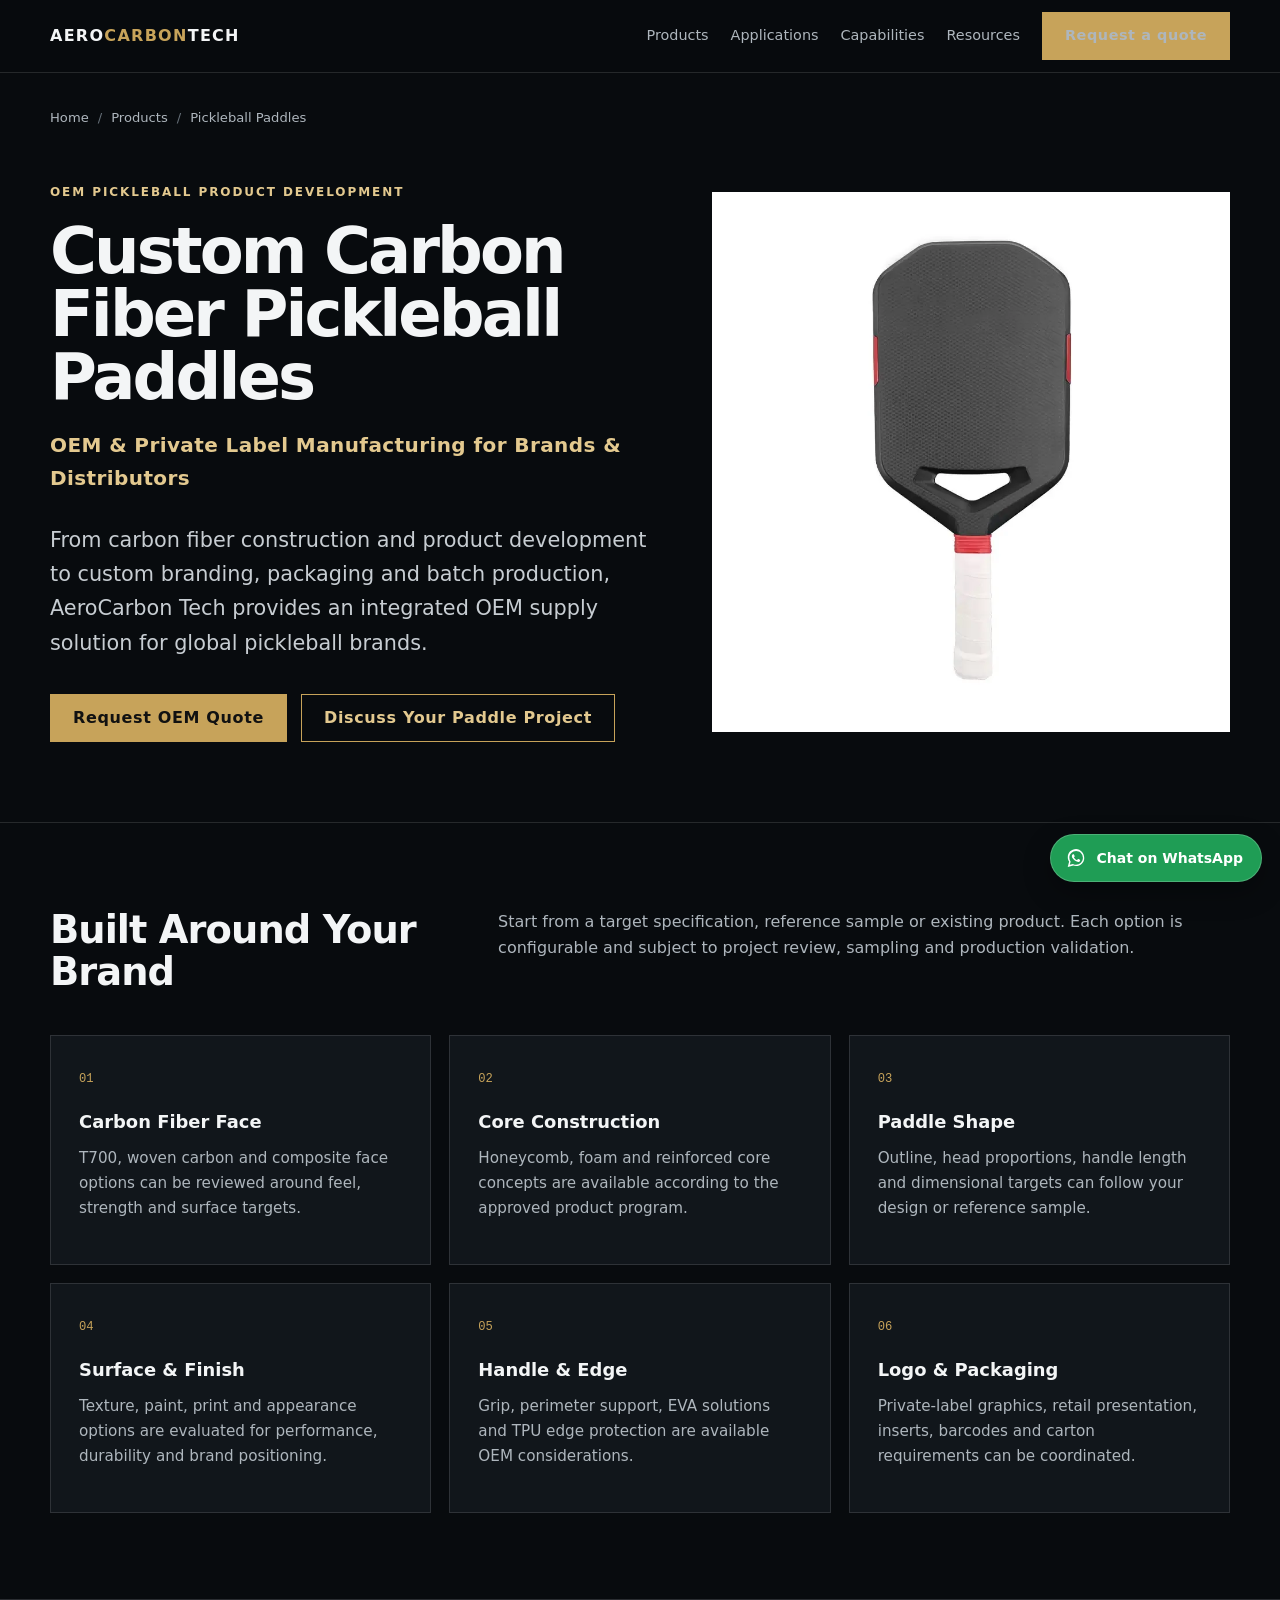
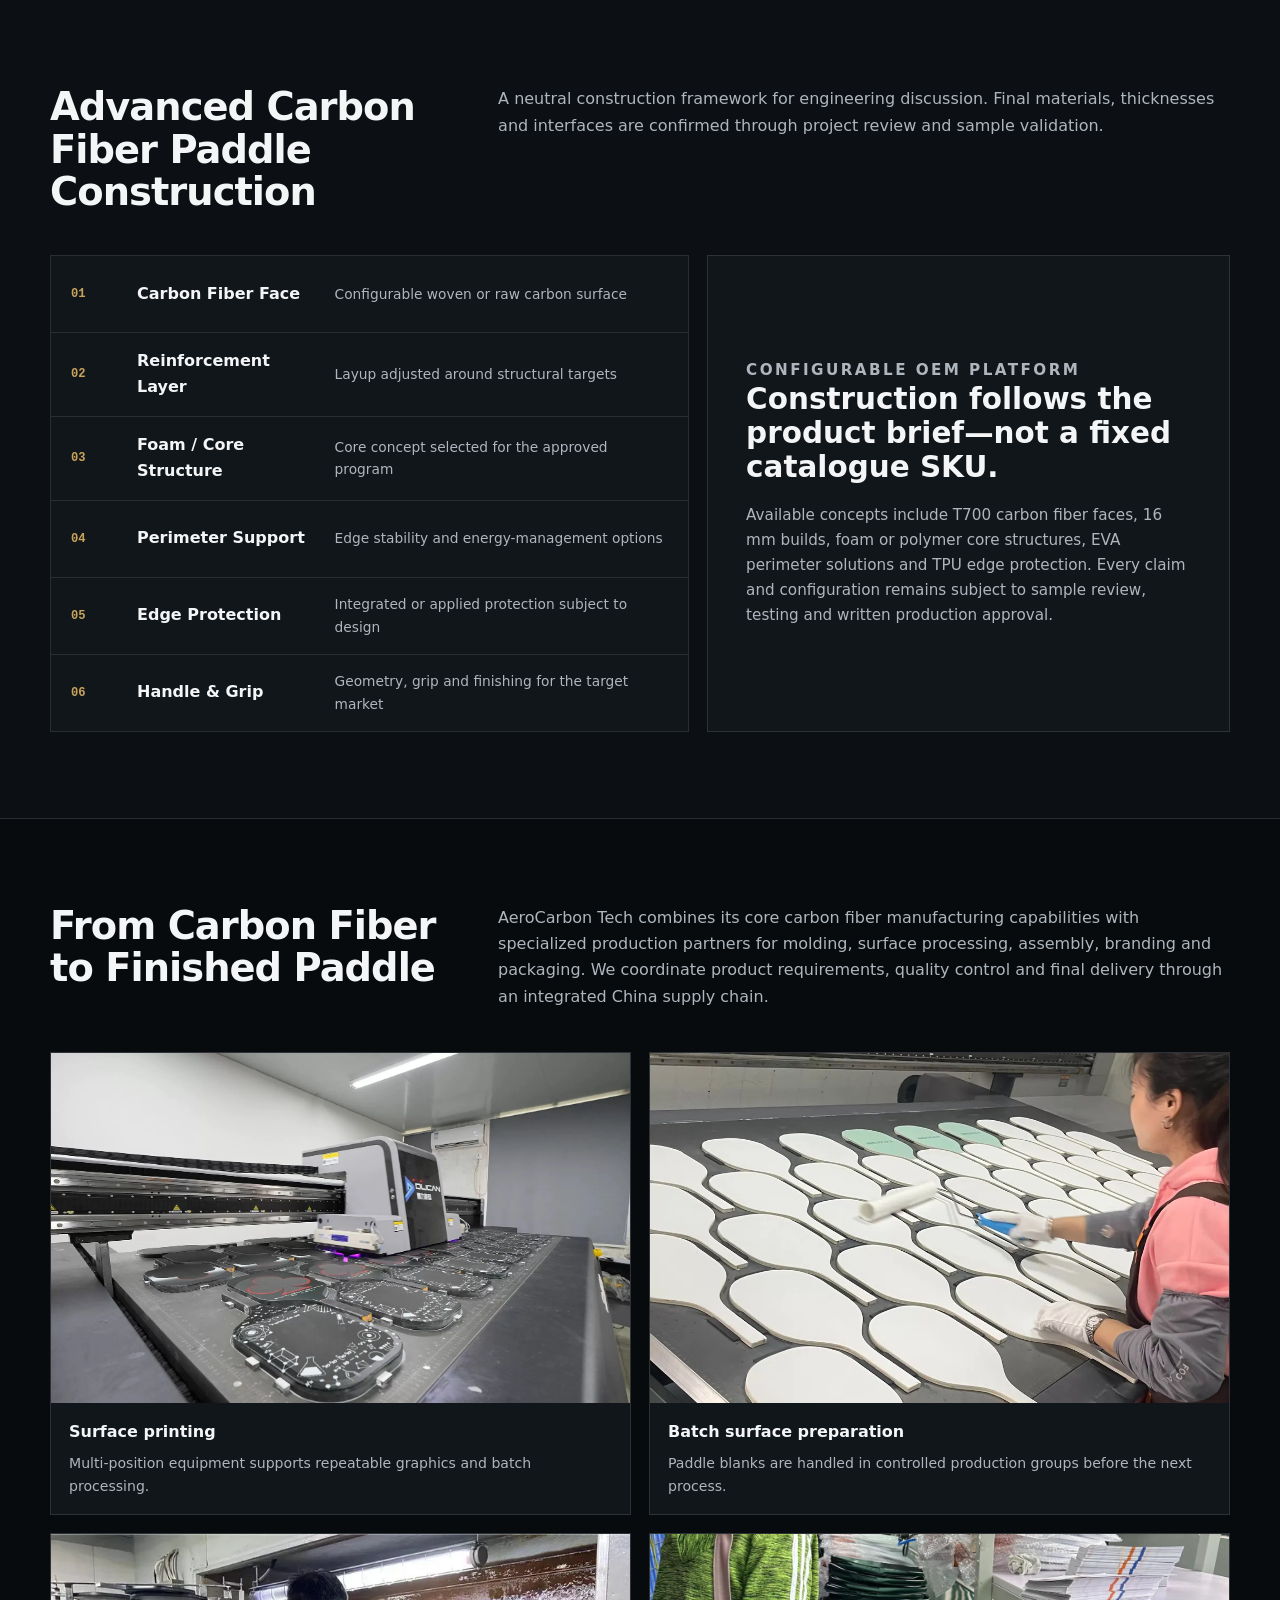
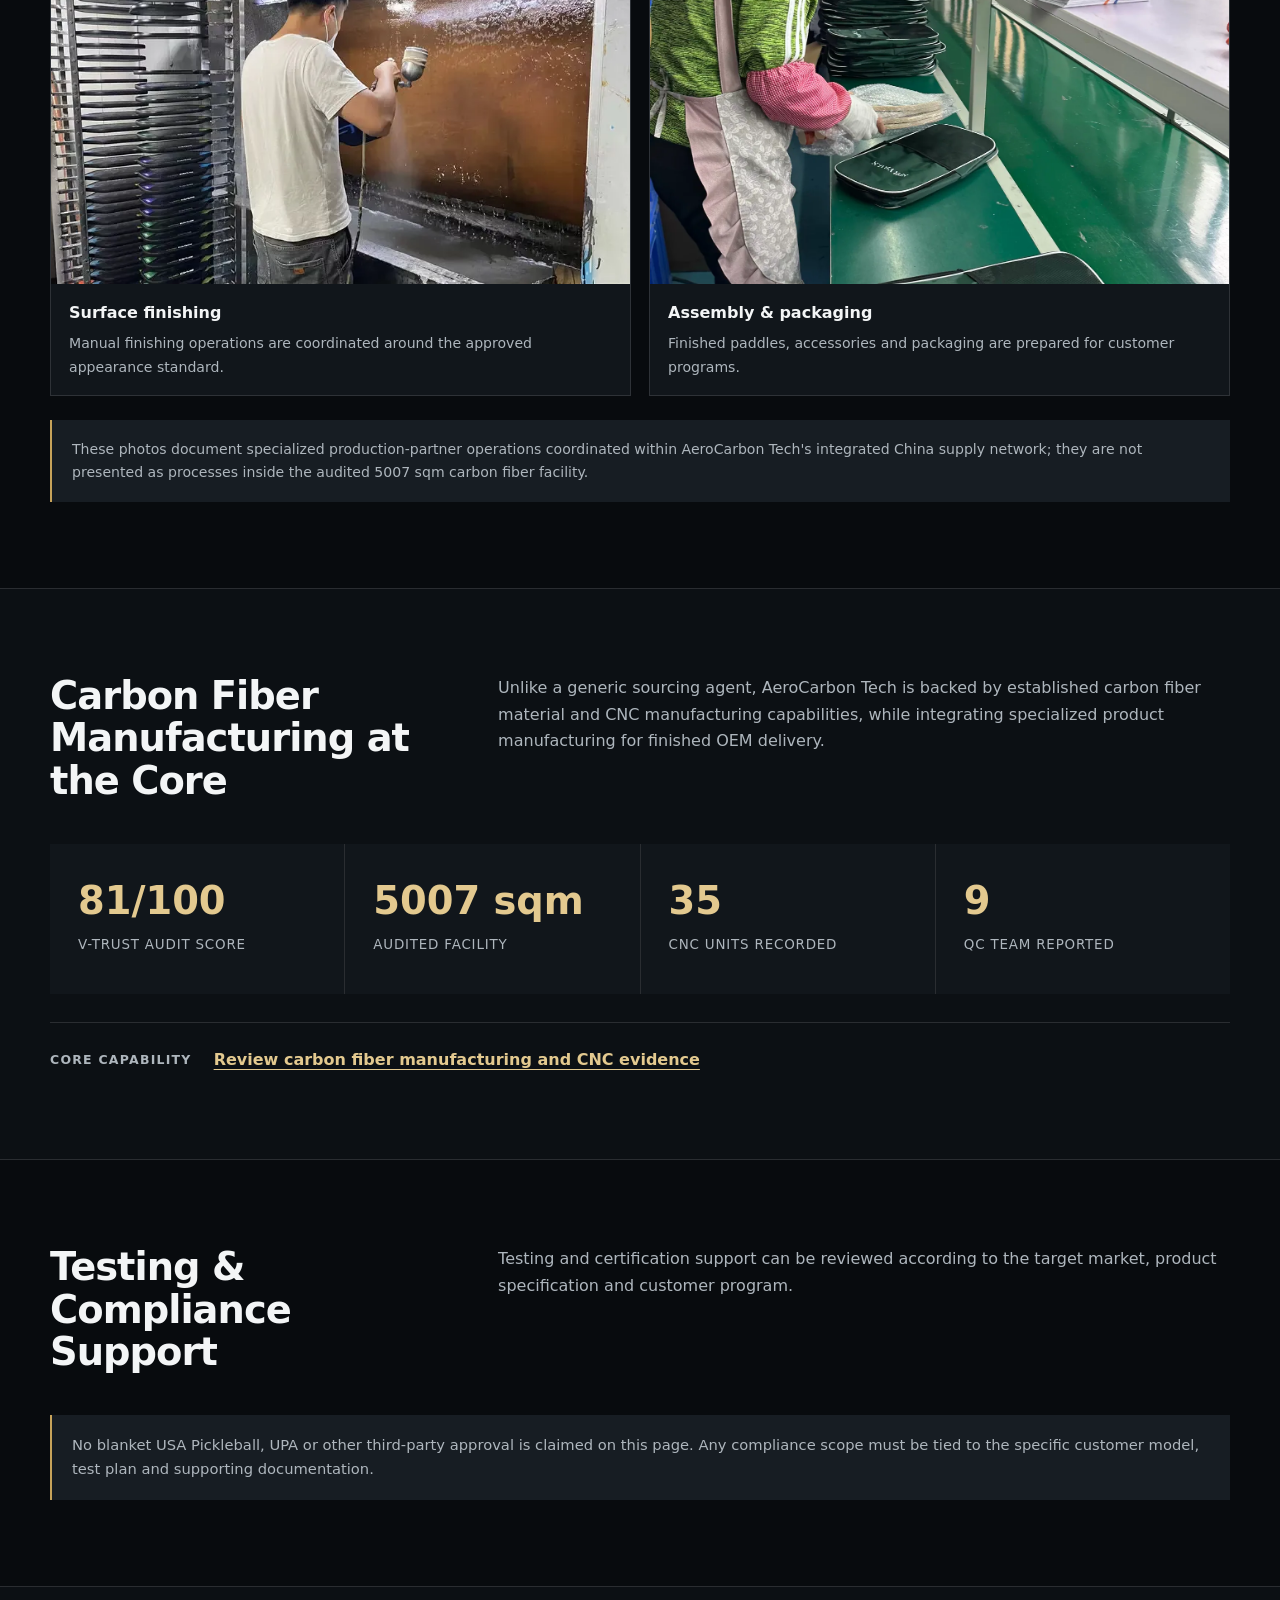
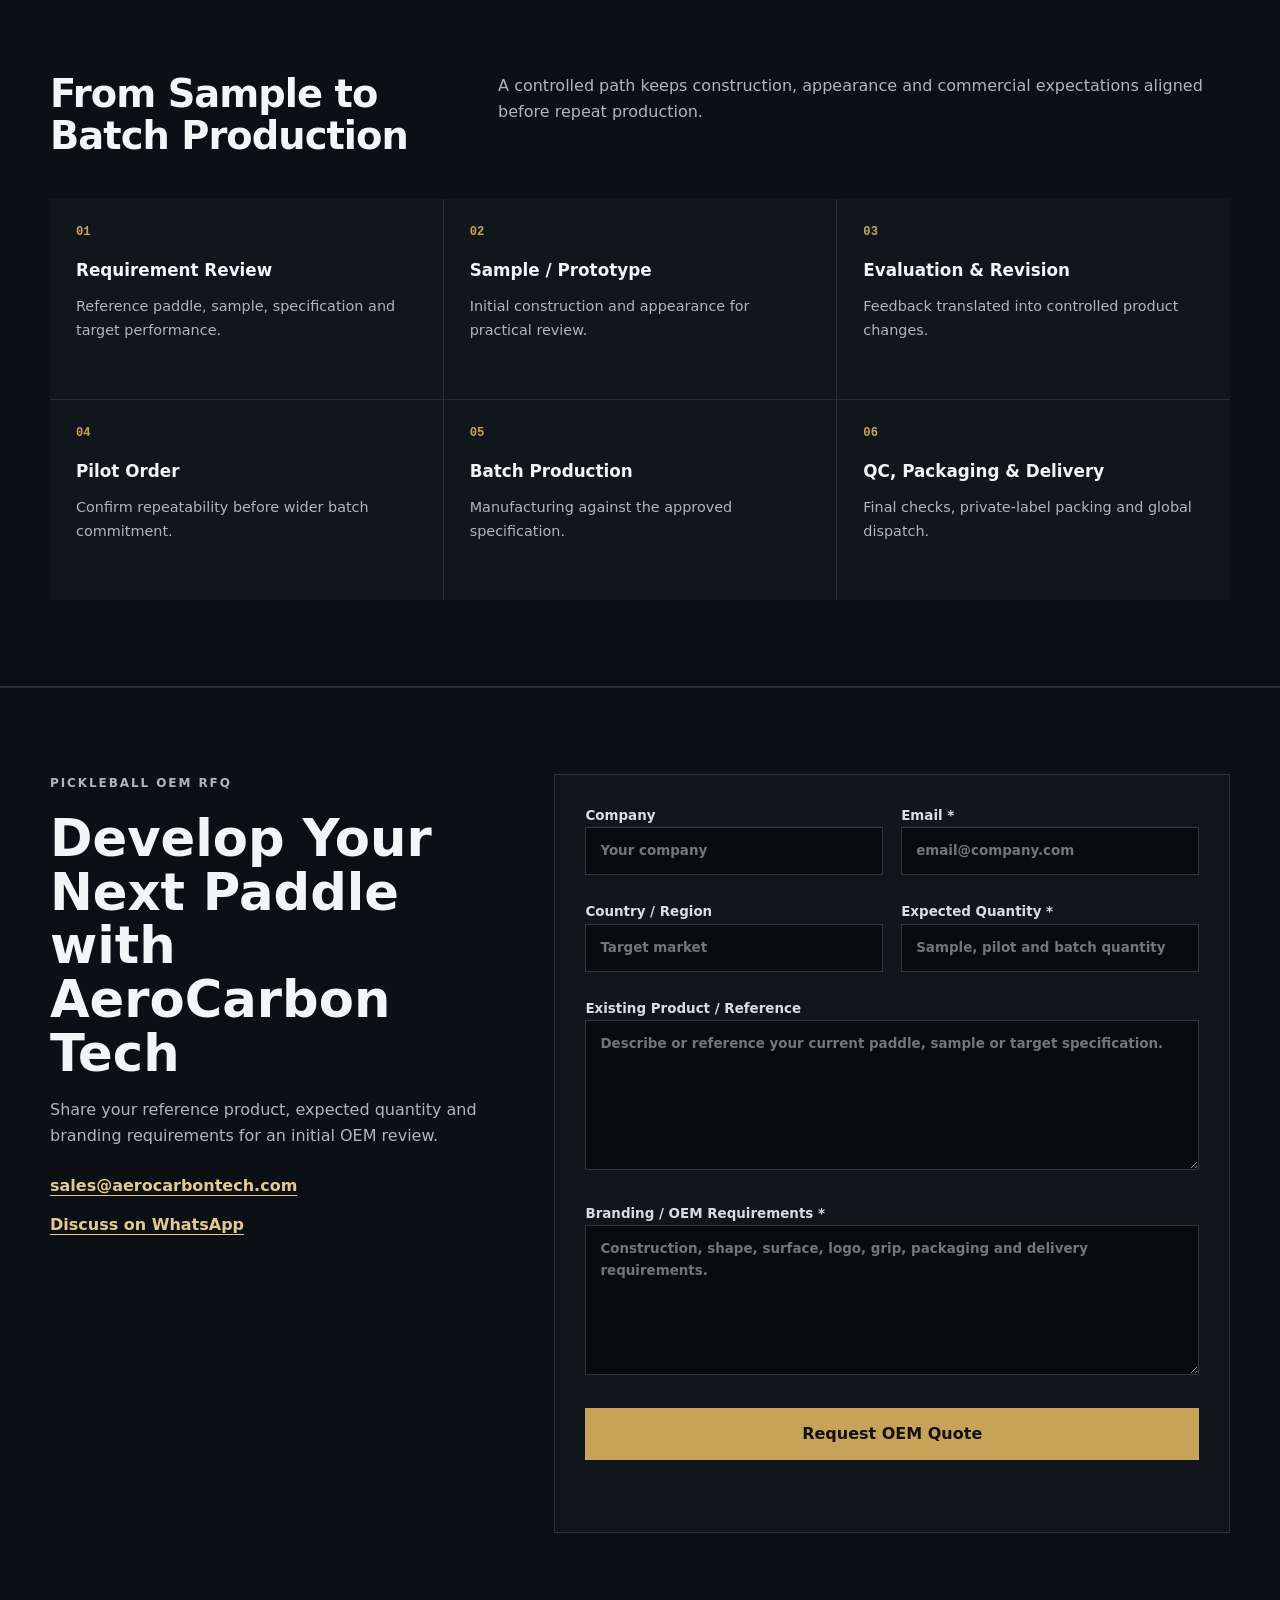
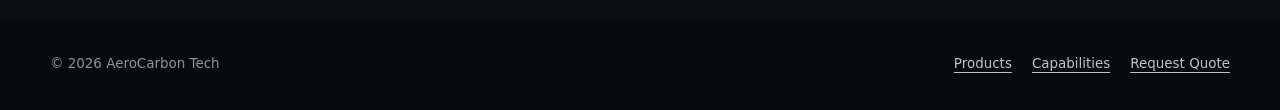
<file: products/pickleball-paddles/index.html>
<!doctype html>
<html lang="en">
<head>
  <meta charset="utf-8">
  <meta name="viewport" content="width=device-width, initial-scale=1">
  <title>Custom Carbon Fiber Pickleball Paddles OEM | AeroCarbon Tech</title>
  <meta name="description" content="Develop custom carbon fiber pickleball paddles with OEM construction, private-label branding, packaging, QC and batch production support from AeroCarbon Tech.">
  <meta name="robots" content="index, follow">
  <link rel="canonical" href="https://www.aerocarbontech.com/products/pickleball-paddles/">
  <meta property="og:type" content="website">
  <meta property="og:site_name" content="AeroCarbon Tech">
  <meta property="og:title" content="Custom Carbon Fiber Pickleball Paddles OEM | AeroCarbon Tech">
  <meta property="og:description" content="Integrated OEM paddle development, branding, packaging, QC and batch production support for global brands and distributors.">
  <meta property="og:url" content="https://www.aerocarbontech.com/products/pickleball-paddles/">
  <meta property="og:image" content="https://www.aerocarbontech.com/public/images/products/pickleball/custom-carbon-fiber-pickleball-paddle.webp">
  <meta name="twitter:card" content="summary_large_image">
  <meta name="twitter:title" content="Custom Carbon Fiber Pickleball Paddles OEM | AeroCarbon Tech">
  <meta name="twitter:description" content="OEM and private-label carbon fiber pickleball paddle development for brands and distributors.">
  <meta name="twitter:image" content="https://www.aerocarbontech.com/public/images/products/pickleball/custom-carbon-fiber-pickleball-paddle.webp">
  <script type="application/ld+json">{"@context":"https://schema.org","@type":"BreadcrumbList","itemListElement":[{"@type":"ListItem","position":1,"name":"Home","item":"https://www.aerocarbontech.com/"},{"@type":"ListItem","position":2,"name":"Products","item":"https://www.aerocarbontech.com/products/"},{"@type":"ListItem","position":3,"name":"Pickleball Paddles","item":"https://www.aerocarbontech.com/products/pickleball-paddles/"}]}</script>
  <script type="application/ld+json">{"@context":"https://schema.org","@type":"Service","name":"Custom Carbon Fiber Pickleball Paddle OEM Manufacturing","provider":{"@type":"Organization","name":"AeroCarbon Tech","url":"https://www.aerocarbontech.com/"},"areaServed":"Worldwide","serviceType":"OEM and private-label pickleball paddle development and production"}</script>
  <link rel="stylesheet" href="../../phase1-pages.css">
</head>
<body class="pickleball-page">
  <header class="site-header"><div class="wrap nav"><a class="brand" href="../../">Aero<span>Carbon</span>Tech</a><nav class="nav-links" aria-label="Primary"><a href="../">Products</a><a href="../../applications/">Applications</a><a href="../../capabilities/">Capabilities</a><a href="../../resources/">Resources</a><a class="button" href="#rfq">Request a quote</a></nav></div></header>
  <main>
    <nav class="wrap breadcrumbs" aria-label="Breadcrumb"><ol><li><a href="../../">Home</a></li><li><a href="../">Products</a></li><li aria-current="page">Pickleball Paddles</li></ol></nav>

    <section class="hero pickleball-landing-hero"><div class="wrap hero-grid"><div><p class="eyebrow">OEM Pickleball Product Development</p><h1>Custom Carbon Fiber Pickleball Paddles</h1><p class="pickleball-subheading">OEM &amp; Private Label Manufacturing for Brands &amp; Distributors</p><p class="lede">From carbon fiber construction and product development to custom branding, packaging and batch production, AeroCarbon Tech provides an integrated OEM supply solution for global pickleball brands.</p><div class="hero-actions"><a class="button" href="#rfq">Request OEM Quote</a><a class="button secondary" href="https://wa.me/8619556679532?text=Hi%20AeroCarbon%20Tech%2C%20I%E2%80%99m%20looking%20for%20custom%20carbon%20fiber%20pickleball%20paddles.%20I%20can%20share%20the%20quantity%2C%20reference%20product%20and%20branding%20requirements." target="_blank" rel="noopener noreferrer">Discuss Your Paddle Project</a></div></div><div class="pickleball-hero-stage"><img src="../../public/images/products/pickleball/custom-carbon-fiber-pickleball-paddle.webp" width="800" height="800" alt="Unbranded carbon fiber pickleball paddle for custom OEM production"></div></div></section>

    <section class="section"><div class="wrap"><div class="section-head"><h2>Built Around Your Brand</h2><p>Start from a target specification, reference sample or existing product. Each option is configurable and subject to project review, sampling and production validation.</p></div><div class="grid pickleball-option-grid"><article class="card"><span class="number">01</span><h3>Carbon Fiber Face</h3><p>T700, woven carbon and composite face options can be reviewed around feel, strength and surface targets.</p></article><article class="card"><span class="number">02</span><h3>Core Construction</h3><p>Honeycomb, foam and reinforced core concepts are available according to the approved product program.</p></article><article class="card"><span class="number">03</span><h3>Paddle Shape</h3><p>Outline, head proportions, handle length and dimensional targets can follow your design or reference sample.</p></article><article class="card"><span class="number">04</span><h3>Surface &amp; Finish</h3><p>Texture, paint, print and appearance options are evaluated for performance, durability and brand positioning.</p></article><article class="card"><span class="number">05</span><h3>Handle &amp; Edge</h3><p>Grip, perimeter support, EVA solutions and TPU edge protection are available OEM considerations.</p></article><article class="card"><span class="number">06</span><h3>Logo &amp; Packaging</h3><p>Private-label graphics, retail presentation, inserts, barcodes and carton requirements can be coordinated.</p></article></div></div></section>

    <section class="section alt"><div class="wrap"><div class="section-head"><h2>Advanced Carbon Fiber Paddle Construction</h2><p>A neutral construction framework for engineering discussion. Final materials, thicknesses and interfaces are confirmed through project review and sample validation.</p></div><div class="pickleball-construction"><div class="construction-stack" aria-label="Illustrative paddle construction stack"><div><span>01</span><strong>Carbon Fiber Face</strong><small>Configurable woven or raw carbon surface</small></div><div><span>02</span><strong>Reinforcement Layer</strong><small>Layup adjusted around structural targets</small></div><div><span>03</span><strong>Foam / Core Structure</strong><small>Core concept selected for the approved program</small></div><div><span>04</span><strong>Perimeter Support</strong><small>Edge stability and energy-management options</small></div><div><span>05</span><strong>Edge Protection</strong><small>Integrated or applied protection subject to design</small></div><div><span>06</span><strong>Handle &amp; Grip</strong><small>Geometry, grip and finishing for the target market</small></div></div><div class="card construction-note"><p class="eyebrow">CONFIGURABLE OEM PLATFORM</p><h3>Construction follows the product brief—not a fixed catalogue SKU.</h3><p>Available concepts include T700 carbon fiber faces, 16 mm builds, foam or polymer core structures, EVA perimeter solutions and TPU edge protection. Every claim and configuration remains subject to sample review, testing and written production approval.</p></div></div></div></section>

    <section class="section"><div class="wrap"><div class="section-head"><h2>From Carbon Fiber to Finished Paddle</h2><p>AeroCarbon Tech combines its core carbon fiber manufacturing capabilities with specialized production partners for molding, surface processing, assembly, branding and packaging. We coordinate product requirements, quality control and final delivery through an integrated China supply chain.</p></div><div class="pickleball-production-grid"><figure class="media-card"><img src="../../public/images/products/pickleball/pickleball-paddle-surface-printing.webp" width="1800" height="1013" loading="lazy" alt="Industrial printing equipment processing multiple pickleball paddle faces"><figcaption><strong>Surface printing</strong><span>Multi-position equipment supports repeatable graphics and batch processing.</span></figcaption></figure><figure class="media-card"><img src="../../public/images/products/pickleball/pickleball-paddle-batch-processing.webp" width="1100" height="1467" loading="lazy" alt="Worker processing a batch of pickleball paddle blanks"><figcaption><strong>Batch surface preparation</strong><span>Paddle blanks are handled in controlled production groups before the next process.</span></figcaption></figure><figure class="media-card"><img src="../../public/images/products/pickleball/pickleball-paddle-surface-finishing.webp" width="850" height="477" loading="lazy" alt="Operator applying surface finish to pickleball paddles"><figcaption><strong>Surface finishing</strong><span>Manual finishing operations are coordinated around the approved appearance standard.</span></figcaption></figure><figure class="media-card"><img src="../../public/images/products/pickleball/pickleball-paddle-oem-assembly.webp" width="1400" height="1400" loading="lazy" alt="Pickleball paddles moving through OEM assembly and packaging"><figcaption><strong>Assembly &amp; packaging</strong><span>Finished paddles, accessories and packaging are prepared for customer programs.</span></figcaption></figure></div><p class="pickleball-partner-note">These photos document specialized production-partner operations coordinated within AeroCarbon Tech's integrated China supply network; they are not presented as processes inside the audited 5007 sqm carbon fiber facility.</p></div></section>

    <section class="section alt"><div class="wrap"><div class="section-head"><h2>Carbon Fiber Manufacturing at the Core</h2><p>Unlike a generic sourcing agent, AeroCarbon Tech is backed by established carbon fiber material and CNC manufacturing capabilities, while integrating specialized product manufacturing for finished OEM delivery.</p></div><div class="pickleball-audit-grid"><article class="card"><strong>81/100</strong><span>V-Trust Audit Score</span></article><article class="card"><strong>5007 sqm</strong><span>Audited Facility</span></article><article class="card"><strong>35</strong><span>CNC Units Recorded</span></article><article class="card"><strong>9</strong><span>QC Team Reported</span></article></div><div class="related"><span>Core capability</span><a href="../../capabilities/">Review carbon fiber manufacturing and CNC evidence</a></div></div></section>

    <section class="section"><div class="wrap"><div class="section-head"><h2>Testing &amp; Compliance Support</h2><p>Testing and certification support can be reviewed according to the target market, product specification and customer program.</p></div><div class="notice">No blanket USA Pickleball, UPA or other third-party approval is claimed on this page. Any compliance scope must be tied to the specific customer model, test plan and supporting documentation.</div></div></section>

    <section class="section alt"><div class="wrap"><div class="section-head"><h2>From Sample to Batch Production</h2><p>A controlled path keeps construction, appearance and commercial expectations aligned before repeat production.</p></div><div class="process-list pickleball-process"><article class="process-step"><h3>Requirement Review</h3><p>Reference paddle, sample, specification and target performance.</p></article><article class="process-step"><h3>Sample / Prototype</h3><p>Initial construction and appearance for practical review.</p></article><article class="process-step"><h3>Evaluation &amp; Revision</h3><p>Feedback translated into controlled product changes.</p></article><article class="process-step"><h3>Pilot Order</h3><p>Confirm repeatability before wider batch commitment.</p></article><article class="process-step"><h3>Batch Production</h3><p>Manufacturing against the approved specification.</p></article><article class="process-step"><h3>QC, Packaging &amp; Delivery</h3><p>Final checks, private-label packing and global dispatch.</p></article></div></div></section>

    <section class="rfq-section" id="rfq" aria-labelledby="rfq-heading"><div class="wrap rfq-layout"><div class="rfq-copy"><p class="eyebrow">Pickleball OEM RFQ</p><h2 id="rfq-heading">Develop Your Next Paddle with AeroCarbon Tech</h2><p>Share your reference product, expected quantity and branding requirements for an initial OEM review.</p><div class="rfq-channels"><a href="mailto:sales@aerocarbontech.com?subject=Pickleball%20Paddle%20OEM%20RFQ">sales@aerocarbontech.com</a><a href="https://wa.me/8619556679532?text=Hi%20AeroCarbon%20Tech%2C%20I%E2%80%99m%20looking%20for%20custom%20carbon%20fiber%20pickleball%20paddles.%20I%20can%20share%20the%20quantity%2C%20reference%20product%20and%20branding%20requirements." target="_blank" rel="noopener noreferrer">Discuss on WhatsApp</a></div></div><form class="rfq-form" action="https://api.web3forms.com/submit" method="POST" data-phase1-rfq><input type="hidden" name="access_key" value="b27f8966-6943-4f60-b869-53003d5de183"><input type="hidden" name="subject" value="New Pickleball Paddle OEM RFQ from aerocarbontech.com"><input type="hidden" name="from_name" value="AeroCarbon Tech Website"><input type="hidden" name="replyto" value=""><input type="checkbox" name="botcheck" style="display:none" tabindex="-1" autocomplete="off"><div class="rfq-field"><label>Company<input name="Company" type="text" placeholder="Your company" autocomplete="organization"></label></div><div class="rfq-field"><label>Email *<input name="Email" type="email" placeholder="email@company.com" autocomplete="email" required></label></div><div class="rfq-field"><label>Country / Region<input name="Country / Region" type="text" placeholder="Target market" autocomplete="country-name"></label></div><div class="rfq-field"><label>Expected Quantity *<input name="Expected Quantity" type="text" placeholder="Sample, pilot and batch quantity" required></label></div><div class="rfq-field full"><label>Existing Product / Reference<textarea name="Existing Product / Reference" placeholder="Describe or reference your current paddle, sample or target specification."></textarea></label></div><div class="rfq-field full"><label>Branding / OEM Requirements *<textarea name="Branding / OEM Requirements" placeholder="Construction, shape, surface, logo, grip, packaging and delivery requirements." required></textarea></label></div><button class="rfq-submit" type="submit">Request OEM Quote</button><p class="rfq-status" data-rfq-status role="status" aria-live="polite"></p></form></div></section>
  </main>
  <footer class="site-footer"><div class="wrap footer-inner"><span>© 2026 AeroCarbon Tech</span><div class="footer-links"><a href="../">Products</a><a href="../../capabilities/">Capabilities</a><a href="#rfq">Request Quote</a></div></div></footer>
  <script src="../../scripts/phase1-rfq.js" defer></script>
</body>
</html>
</file>
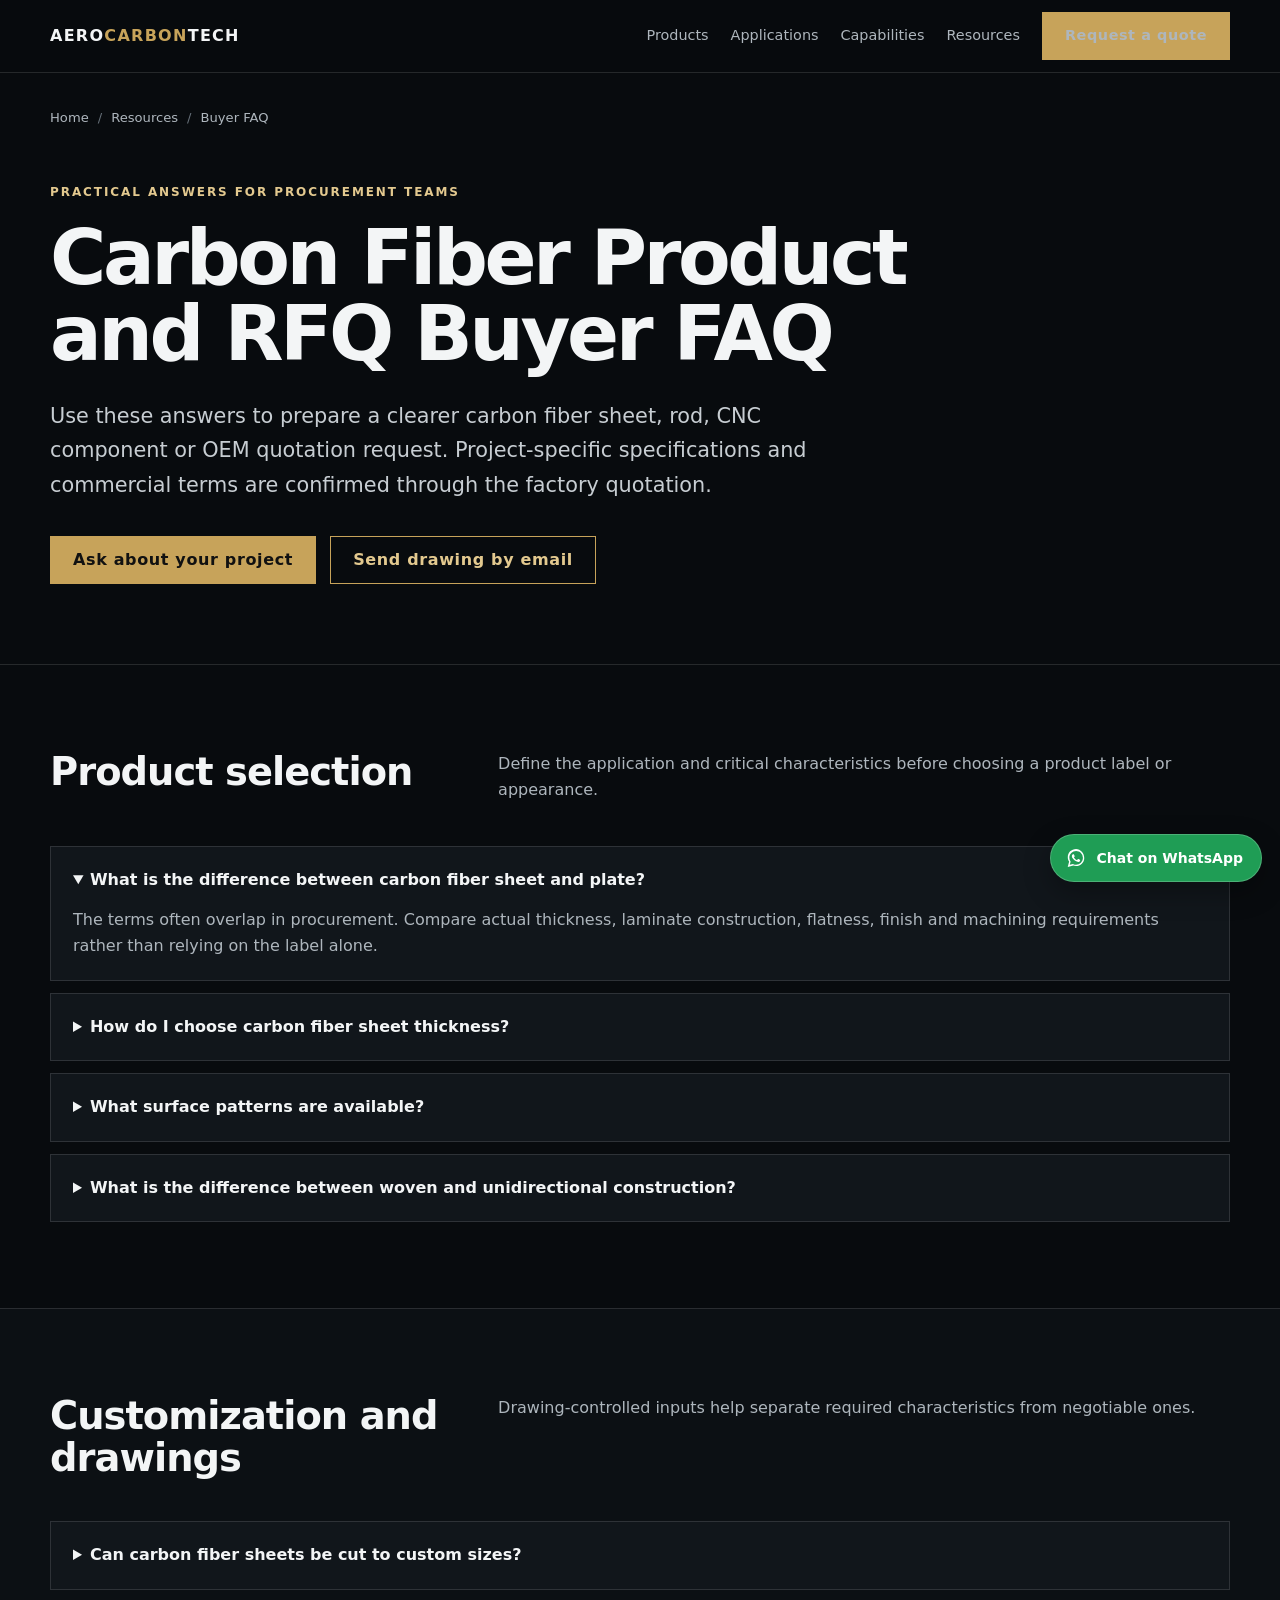
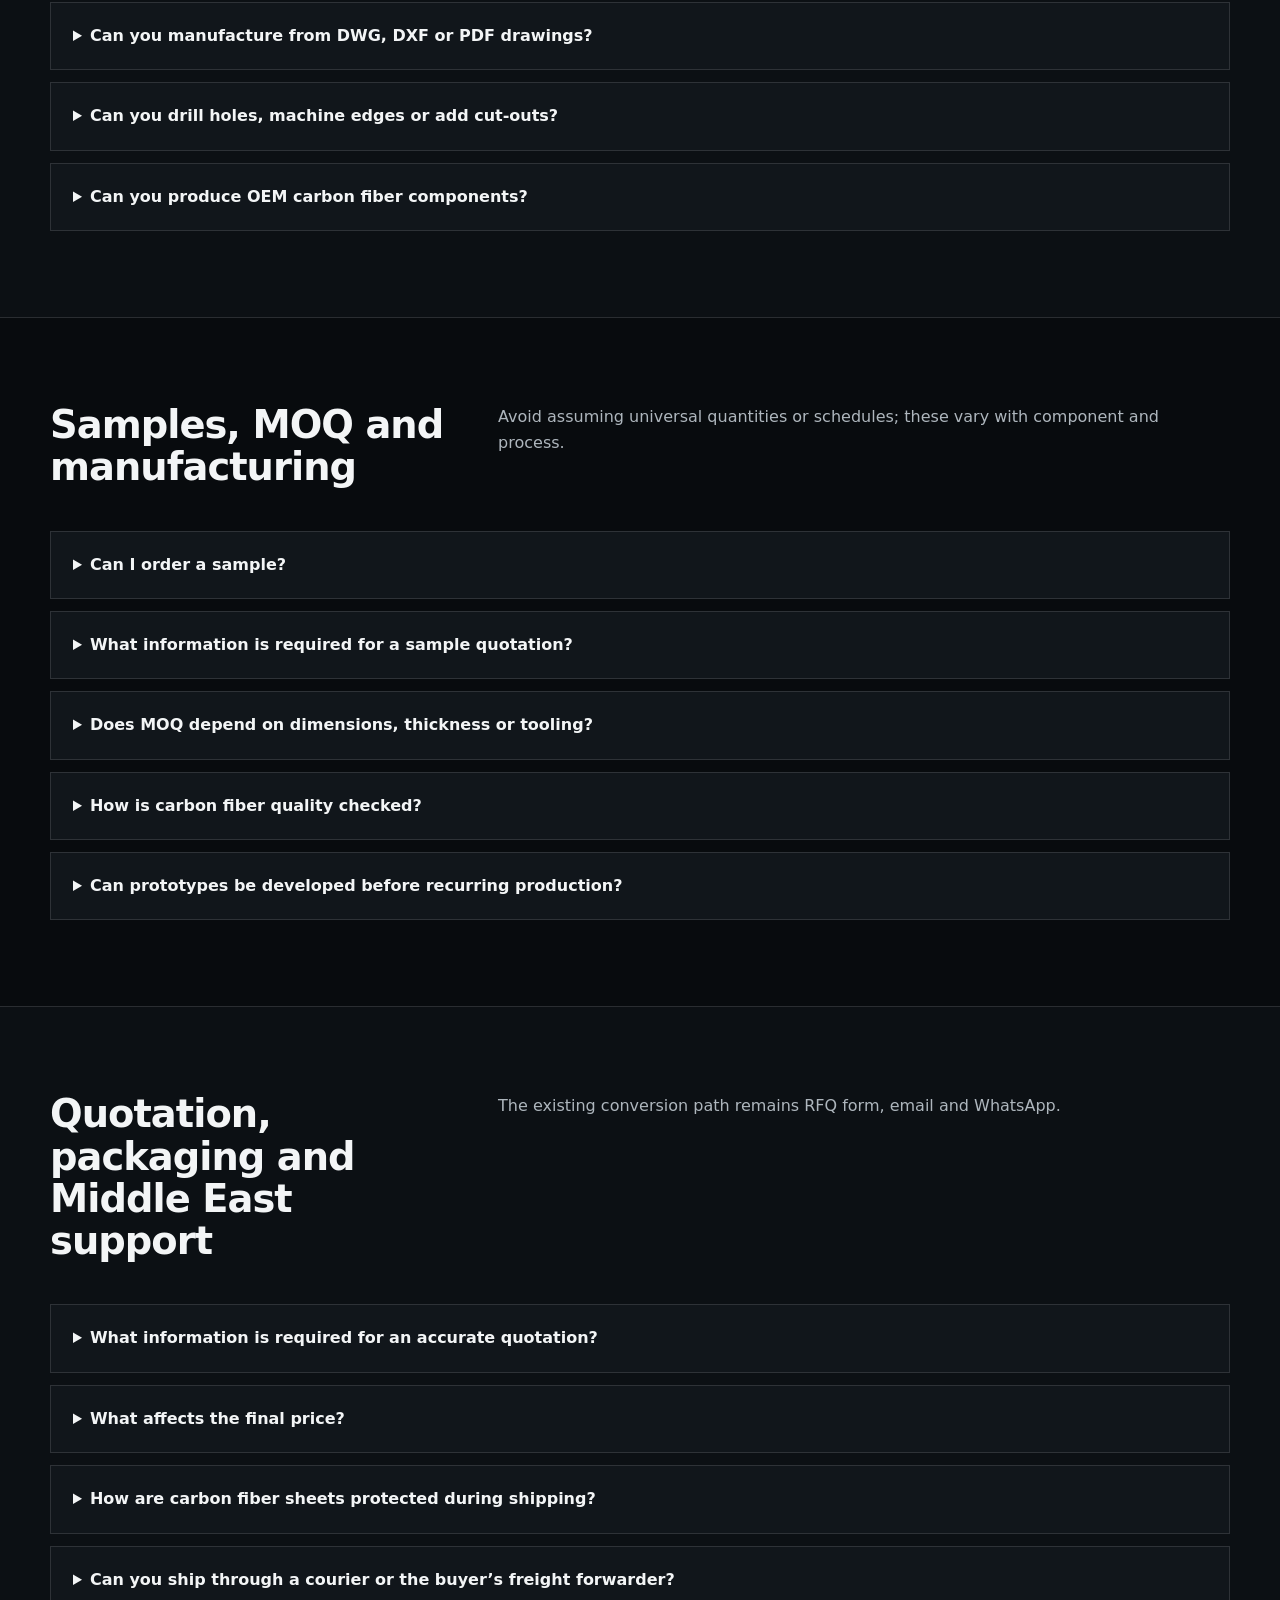
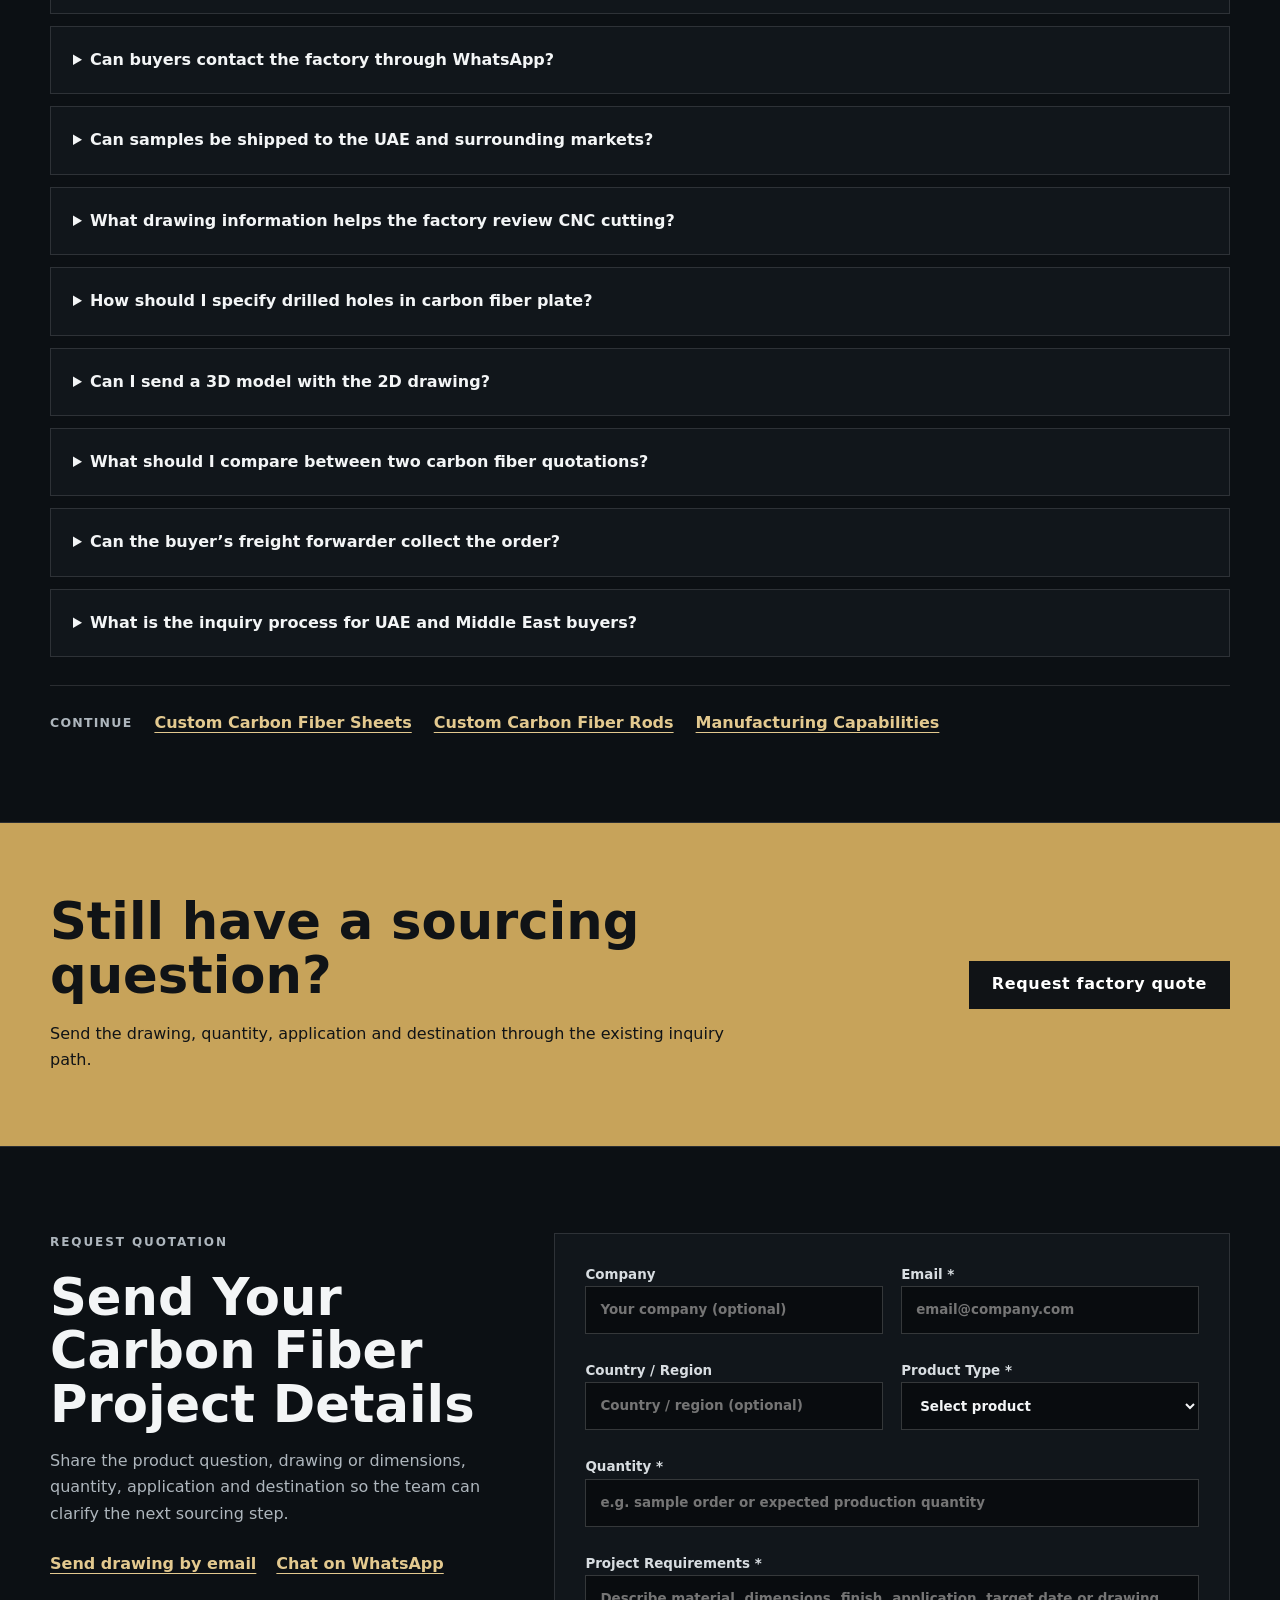
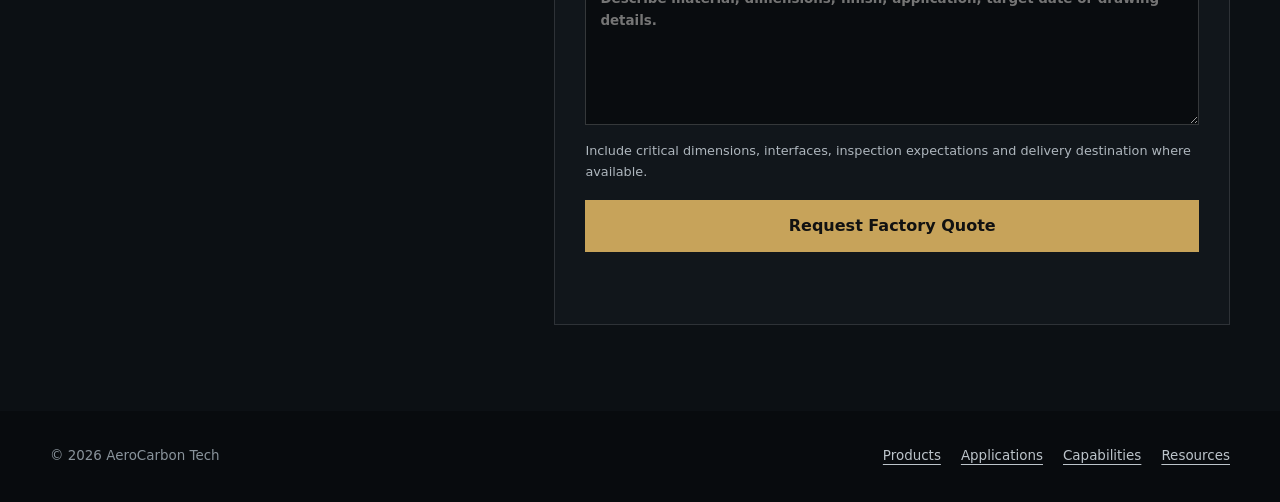
<file: resources/faq/index.html>
<!doctype html><html lang="en"><head><meta charset="utf-8"><meta name="viewport" content="width=device-width, initial-scale=1"><title>Carbon Fiber Product, Customization &amp; RFQ FAQ | AeroCarbon Tech</title><meta name="description" content="Answers for OEM buyers about carbon fiber sheet selection, CNC drawings, samples, MOQ factors, quotations, packaging and Middle East support.">
  <meta property="og:type" content="website">
  <meta property="og:site_name" content="AeroCarbon Tech">
  <meta property="og:title" content="Carbon Fiber Product, Customization &amp; RFQ FAQ | AeroCarbon Tech">
  <meta property="og:description" content="Answers for OEM buyers about carbon fiber sheet selection, CNC drawings, samples, MOQ factors, quotations, packaging and Middle East support.">
  <meta property="og:url" content="https://www.aerocarbontech.com/resources/faq/">
  <meta property="og:image" content="https://www.aerocarbontech.com/public/images/factory-workshop-hero.webp">
  <meta name="twitter:card" content="summary_large_image">
  <meta name="twitter:title" content="Carbon Fiber Product, Customization &amp; RFQ FAQ | AeroCarbon Tech">
  <meta name="twitter:description" content="Answers for OEM buyers about carbon fiber sheet selection, CNC drawings, samples, MOQ factors, quotations, packaging and Middle East support.">
  <meta name="twitter:image" content="https://www.aerocarbontech.com/public/images/factory-workshop-hero.webp"><meta name="robots" content="index, follow"><link rel="canonical" href="https://www.aerocarbontech.com/resources/faq/"><script type="application/ld+json">{"@context":"https://schema.org","@type":"BreadcrumbList","itemListElement":[{"@type":"ListItem","position":1,"name":"Home","item":"https://www.aerocarbontech.com/"},{"@type":"ListItem","position":2,"name":"Resources","item":"https://www.aerocarbontech.com/resources/"},{"@type":"ListItem","position":3,"name":"Buyer FAQ","item":"https://www.aerocarbontech.com/resources/faq/"}]}</script><link rel="stylesheet" href="../../phase1-pages.css">
<script type="application/ld+json">{"@context":"https://schema.org","@type":"FAQPage","mainEntity":[{"@type":"Question","name":"What is the difference between carbon fiber sheet and plate?","acceptedAnswer":{"@type":"Answer","text":"The terms often overlap in procurement. Compare actual thickness, laminate construction, flatness, finish and machining requirements rather than relying on the label alone."}},{"@type":"Question","name":"How do I choose carbon fiber sheet thickness?","acceptedAnswer":{"@type":"Answer","text":"Thickness is only one design input. Review component geometry, unsupported spans, load direction, interfaces, stiffness targets and safety factors with the responsible engineer."}},{"@type":"Question","name":"What surface patterns are available?","acceptedAnswer":{"@type":"Answer","text":"The repository shows woven carbon fiber surfaces, including twill imagery. Request current samples and written confirmation for any required weave or finish before ordering."}},{"@type":"Question","name":"What is the difference between woven and unidirectional construction?","acceptedAnswer":{"@type":"Answer","text":"Woven reinforcement distributes fibers in more than one direction and can provide a recognizable surface. Unidirectional reinforcement concentrates fibers along a primary direction. The appropriate construction depends on the load path and laminate design."}},{"@type":"Question","name":"Can carbon fiber sheets be cut to custom sizes?","acceptedAnswer":{"@type":"Answer","text":"Drawing-based outlines, holes, slots and cut-outs can be reviewed. Send the drawing revision and identify critical interfaces, tolerances and visible edges."}},{"@type":"Question","name":"Can you manufacture from DWG, DXF or PDF drawings?","acceptedAnswer":{"@type":"Answer","text":"The existing site supports drawing-based review, but the repository does not contain an approved list of file formats. Email the available file and ask the team to confirm whether another format is required."}},{"@type":"Question","name":"Can you drill holes, machine edges or add cut-outs?","acceptedAnswer":{"@type":"Answer","text":"The audited production content documents CNC, cutting and related in-house processes. Specific features, edge quality and tolerances require drawing review."}},{"@type":"Question","name":"Can you produce OEM carbon fiber components?","acceptedAnswer":{"@type":"Answer","text":"Yes, drawing-based OEM component requirements can be reviewed. Material, process, sample and commercial assumptions are confirmed for the individual project."}},{"@type":"Question","name":"Can I order a sample?","acceptedAnswer":{"@type":"Answer","text":"A sample or prototype stage can be discussed. Feasibility, quantity, price and timing are confirmed in the quotation rather than promised as a universal policy."}},{"@type":"Question","name":"What information is required for a sample quotation?","acceptedAnswer":{"@type":"Answer","text":"Provide the drawing or dimensions, application, critical characteristics, desired finish, sample quantity, destination and what the sample must validate."}},{"@type":"Question","name":"Does MOQ depend on dimensions, thickness or tooling?","acceptedAnswer":{"@type":"Answer","text":"Yes, minimum quantity can depend on product form, material construction, dimensions, machining, tooling and setup. The website does not publish an unverified universal MOQ."}},{"@type":"Question","name":"How is carbon fiber quality checked?","acceptedAnswer":{"@type":"Answer","text":"Inspection should be agreed around the drawing and order: dimensions, appearance, interfaces, quantity and any required records. The homepage also presents third-party factory audit evidence, but that is not a product-specific acceptance certificate."}},{"@type":"Question","name":"Can prototypes be developed before recurring production?","acceptedAnswer":{"@type":"Answer","text":"A prototype or sample stage can be discussed when appropriate. Approval criteria, revisions and the transition to recurring production must be confirmed for the project."}},{"@type":"Question","name":"What information is required for an accurate quotation?","acceptedAnswer":{"@type":"Answer","text":"Provide the drawing or dimensions, application, material assumptions, quantity, surface expectations, critical tolerances, inspection needs, destination and target timing."}},{"@type":"Question","name":"What affects the final price?","acceptedAnswer":{"@type":"Answer","text":"Material construction, dimensions, machining complexity, finish, quantity, inspection, packaging and shipping requirements can all affect the quotation."}},{"@type":"Question","name":"How are carbon fiber sheets protected during shipping?","acceptedAnswer":{"@type":"Answer","text":"Packaging should reflect surface sensitivity, edges, dimensions, quantity and shipping method. Ask the factory to confirm the proposed protection in the quotation; no universal pack specification is published here."}},{"@type":"Question","name":"Can you ship through a courier or the buyer’s freight forwarder?","acceptedAnswer":{"@type":"Answer","text":"The homepage describes courier, air and sea options and freight coordination. Confirm the exact carrier, documents, destination and responsibilities for the order."}},{"@type":"Question","name":"Can buyers contact the factory through WhatsApp?","acceptedAnswer":{"@type":"Answer","text":"Yes. Use the website WhatsApp link for initial communication, then send drawings by email when file review is required."}},{"@type":"Question","name":"Can samples be shipped to the UAE and surrounding markets?","acceptedAnswer":{"@type":"Answer","text":"The site supports Middle East project inquiries and export coordination. Shipment feasibility, courier, destination, cost and documentation must be confirmed for the specific quotation."}},{"@type":"Question","name":"What drawing information helps the factory review CNC cutting?","acceptedAnswer":{"@type":"Answer","text":"Identify the finished outline, hole and slot relationships, datums, edge requirements, critical dimensions, drawing revision and which features are cosmetic or functional. See the carbon fiber machining capabilities."}},{"@type":"Question","name":"How should I specify drilled holes in carbon fiber plate?","acceptedAnswer":{"@type":"Answer","text":"Show diameter, position, datum relationship, fastener or insert context, edge distance and whether the hole is a critical interface. The factory should review manufacturability without the website inventing minimum dimensions."}},{"@type":"Question","name":"Can I send a 3D model with the 2D drawing?","acceptedAnswer":{"@type":"Answer","text":"Yes, an available 3D model can support geometry review, but the buyer should identify which document controls dimensions, tolerances and revision status. Confirm accepted file formats before transfer."}},{"@type":"Question","name":"What should I compare between two carbon fiber quotations?","acceptedAnswer":{"@type":"Answer","text":"Compare the assumed product form, construction, dimensions, machining scope, finish, inspection, packaging, quantity, shipping responsibility and excluded items—not price alone."}},{"@type":"Question","name":"Can the buyer’s freight forwarder collect the order?","acceptedAnswer":{"@type":"Answer","text":"The existing site supports freight coordination. Confirm collection location, packing information, documents, handover responsibilities and timing in the commercial agreement."}},{"@type":"Question","name":"What is the inquiry process for UAE and Middle East buyers?","acceptedAnswer":{"@type":"Answer","text":"Start through the visible RFQ, email or WhatsApp channel. Share drawings, dimensions, quantity, application and destination; the team can then clarify technical assumptions, sample needs and shipment coordination."}}]}</script></head><body>
<header class="site-header"><div class="wrap nav"><a class="brand" href="../../">Aero<span>Carbon</span>Tech</a><nav class="nav-links" aria-label="Primary"><a href="../../products/">Products</a><a href="../../applications/">Applications</a><a href="../../capabilities/">Capabilities</a><a href="../">Resources</a><a class="button" href="#rfq">Request a quote</a></nav></div></header><main><nav class="wrap breadcrumbs" aria-label="Breadcrumb"><ol><li><a href="../../">Home</a></li><li><a href="../">Resources</a></li><li aria-current="page">Buyer FAQ</li></ol></nav>
<section class="hero"><div class="wrap"><p class="eyebrow">Practical answers for procurement teams</p><h1>Carbon Fiber Product and RFQ Buyer FAQ</h1><p class="lede">Use these answers to prepare a clearer carbon fiber sheet, rod, CNC component or OEM quotation request. Project-specific specifications and commercial terms are confirmed through the factory quotation.</p><div class="hero-actions"><a class="button" href="#rfq">Ask about your project</a><a class="button secondary" href="mailto:sales@aerocarbontech.com?subject=Carbon%20Fiber%20Buyer%20Question">Send drawing by email</a></div></div></section>
<section class="section"><div class="wrap"><div class="section-head"><h2>Product selection</h2><p>Define the application and critical characteristics before choosing a product label or appearance.</p></div><div class="faq-list"><details open><summary>What is the difference between carbon fiber sheet and plate?</summary><p>The terms often overlap in procurement. Compare actual thickness, laminate construction, flatness, finish and machining requirements rather than relying on the label alone.</p></details><details><summary>How do I choose carbon fiber sheet thickness?</summary><p>Thickness is only one design input. Review component geometry, unsupported spans, load direction, interfaces, stiffness targets and safety factors with the responsible engineer.</p></details><details><summary>What surface patterns are available?</summary><p>The repository shows woven carbon fiber surfaces, including twill imagery. Request current samples and written confirmation for any required weave or finish before ordering.</p></details><details><summary>What is the difference between woven and unidirectional construction?</summary><p>Woven reinforcement distributes fibers in more than one direction and can provide a recognizable surface. Unidirectional reinforcement concentrates fibers along a primary direction. The appropriate construction depends on the load path and laminate design.</p></details></div></div></section>
<section class="section alt"><div class="wrap"><div class="section-head"><h2>Customization and drawings</h2><p>Drawing-controlled inputs help separate required characteristics from negotiable ones.</p></div><div class="faq-list"><details><summary>Can carbon fiber sheets be cut to custom sizes?</summary><p>Drawing-based outlines, holes, slots and cut-outs can be reviewed. Send the drawing revision and identify critical interfaces, tolerances and visible edges.</p></details><details><summary>Can you manufacture from DWG, DXF or PDF drawings?</summary><p>The existing site supports drawing-based review, but the repository does not contain an approved list of file formats. Email the available file and ask the team to confirm whether another format is required.</p></details><details><summary>Can you drill holes, machine edges or add cut-outs?</summary><p>The audited production content documents CNC, cutting and related in-house processes. Specific features, edge quality and tolerances require drawing review.</p></details><details><summary>Can you produce OEM carbon fiber components?</summary><p>Yes, drawing-based OEM component requirements can be reviewed. Material, process, sample and commercial assumptions are confirmed for the individual project.</p></details></div></div></section>
<section class="section"><div class="wrap"><div class="section-head"><h2>Samples, MOQ and manufacturing</h2><p>Avoid assuming universal quantities or schedules; these vary with component and process.</p></div><div class="faq-list"><details><summary>Can I order a sample?</summary><p>A sample or prototype stage can be discussed. Feasibility, quantity, price and timing are confirmed in the quotation rather than promised as a universal policy.</p></details><details><summary>What information is required for a sample quotation?</summary><p>Provide the drawing or dimensions, application, critical characteristics, desired finish, sample quantity, destination and what the sample must validate.</p></details><details><summary>Does MOQ depend on dimensions, thickness or tooling?</summary><p>Yes, minimum quantity can depend on product form, material construction, dimensions, machining, tooling and setup. The website does not publish an unverified universal MOQ.</p></details><details><summary>How is carbon fiber quality checked?</summary><p>Inspection should be agreed around the drawing and order: dimensions, appearance, interfaces, quantity and any required records. The homepage also presents third-party factory audit evidence, but that is not a product-specific acceptance certificate.</p></details><details><summary>Can prototypes be developed before recurring production?</summary><p>A prototype or sample stage can be discussed when appropriate. Approval criteria, revisions and the transition to recurring production must be confirmed for the project.</p></details></div></div></section>
<section class="section alt"><div class="wrap"><div class="section-head"><h2>Quotation, packaging and Middle East support</h2><p>The existing conversion path remains RFQ form, email and WhatsApp.</p></div><div class="faq-list"><details><summary>What information is required for an accurate quotation?</summary><p>Provide the drawing or dimensions, application, material assumptions, quantity, surface expectations, critical tolerances, inspection needs, destination and target timing.</p></details><details><summary>What affects the final price?</summary><p>Material construction, dimensions, machining complexity, finish, quantity, inspection, packaging and shipping requirements can all affect the quotation.</p></details><details><summary>How are carbon fiber sheets protected during shipping?</summary><p>Packaging should reflect surface sensitivity, edges, dimensions, quantity and shipping method. Ask the factory to confirm the proposed protection in the quotation; no universal pack specification is published here.</p></details><details><summary>Can you ship through a courier or the buyer’s freight forwarder?</summary><p>The homepage describes courier, air and sea options and freight coordination. Confirm the exact carrier, documents, destination and responsibilities for the order.</p></details><details><summary>Can buyers contact the factory through WhatsApp?</summary><p>Yes. Use the website WhatsApp link for initial communication, then send drawings by email when file review is required.</p></details><details><summary>Can samples be shipped to the UAE and surrounding markets?</summary><p>The site supports Middle East project inquiries and export coordination. Shipment feasibility, courier, destination, cost and documentation must be confirmed for the specific quotation.</p></details><details><summary>What drawing information helps the factory review CNC cutting?</summary><p>Identify the finished outline, hole and slot relationships, datums, edge requirements, critical dimensions, drawing revision and which features are cosmetic or functional. See the <a class="inline-link" href="../../capabilities/">carbon fiber machining capabilities</a>.</p></details><details><summary>How should I specify drilled holes in carbon fiber plate?</summary><p>Show diameter, position, datum relationship, fastener or insert context, edge distance and whether the hole is a critical interface. The factory should review manufacturability without the website inventing minimum dimensions.</p></details><details><summary>Can I send a 3D model with the 2D drawing?</summary><p>Yes, an available 3D model can support geometry review, but the buyer should identify which document controls dimensions, tolerances and revision status. Confirm accepted file formats before transfer.</p></details><details><summary>What should I compare between two carbon fiber quotations?</summary><p>Compare the assumed product form, construction, dimensions, machining scope, finish, inspection, packaging, quantity, shipping responsibility and excluded items—not price alone.</p></details><details><summary>Can the buyer’s freight forwarder collect the order?</summary><p>The existing site supports freight coordination. Confirm collection location, packing information, documents, handover responsibilities and timing in the commercial agreement.</p></details><details><summary>What is the inquiry process for UAE and Middle East buyers?</summary><p>Start through the visible RFQ, email or WhatsApp channel. Share drawings, dimensions, quantity, application and destination; the team can then clarify technical assumptions, sample needs and shipment coordination.</p></details></div><div class="related"><span>Continue</span><a href="../../products/carbon-fiber-sheet-plate/">Custom Carbon Fiber Sheets</a><a href="../../products/carbon-fiber-rod/">Custom Carbon Fiber Rods</a><a href="../../capabilities/">Manufacturing Capabilities</a></div></div></section>
<section class="cta"><div class="wrap cta-inner"><div><h2>Still have a sourcing question?</h2><p>Send the drawing, quantity, application and destination through the existing inquiry path.</p></div><a class="button" href="#rfq">Request factory quote</a></div></section><section class="rfq-section" id="rfq" aria-labelledby="rfq-heading"><div class="wrap rfq-layout"><div class="rfq-copy"><p class="eyebrow">Request quotation</p><h2 id="rfq-heading">Send Your Carbon Fiber Project Details</h2><p>Share the product question, drawing or dimensions, quantity, application and destination so the team can clarify the next sourcing step.</p><div class="rfq-channels"><a href="mailto:sales@aerocarbontech.com?subject=Carbon%20Fiber%20RFQ">Send drawing by email</a><a href="https://wa.me/8619556679532?text=Hello%2C%20I%20would%20like%20to%20request%20a%20quotation%20for%20a%20carbon%20fiber%20project." target="_blank" rel="noopener noreferrer">Chat on WhatsApp</a></div></div><form class="rfq-form" action="https://api.web3forms.com/submit" method="POST" data-phase1-rfq><input type="hidden" name="access_key" value="b27f8966-6943-4f60-b869-53003d5de183"><input type="hidden" name="subject" value="New RFQ from aerocarbontech.com"><input type="hidden" name="from_name" value="AeroCarbon Tech Website"><input type="hidden" name="replyto" value=""><input type="checkbox" name="botcheck" style="display:none" tabindex="-1" autocomplete="off"><div class="rfq-field"><label>Company<input name="Company" type="text" placeholder="Your company (optional)" autocomplete="organization"></label></div><div class="rfq-field"><label>Email *<input name="Email" type="email" placeholder="email@company.com" autocomplete="email" required></label></div><div class="rfq-field"><label>Country / Region<input name="Country" type="text" placeholder="Country / region (optional)" autocomplete="country-name"></label></div><div class="rfq-field"><label>Product Type *<select name="Product Type" required><option value="">Select product</option><option>Carbon fiber sheet / plate</option><option>Carbon fiber tube / rod</option><option>CNC carbon fiber part</option><option>Custom OEM project</option></select></label></div><div class="rfq-field full"><label>Quantity *<input name="Quantity" type="text" placeholder="e.g. sample order or expected production quantity" required></label></div><div class="rfq-field full"><label>Project Requirements *<textarea name="Project Requirements" placeholder="Describe material, dimensions, finish, application, target date or drawing details." required></textarea></label><p class="rfq-help">Include critical dimensions, interfaces, inspection expectations and delivery destination where available.</p></div><button class="rfq-submit" type="submit">Request Factory Quote</button><p class="rfq-status" data-rfq-status role="status" aria-live="polite"></p></form></div></section></main><footer class="site-footer"><div class="wrap footer-inner"><span>© 2026 AeroCarbon Tech</span><div class="footer-links"><a href="../../products/">Products</a><a href="../../applications/">Applications</a><a href="../../capabilities/">Capabilities</a><a href="../">Resources</a></div></div></footer><script src="../../scripts/phase1-rfq.js" defer></script></body></html>
</file>
<file: phase1-pages.css>
:root {
  --ink: #080b0e;
  --panel: #11161b;
  --panel-soft: #171d23;
  --line: rgba(255, 255, 255, 0.12);
  --muted: #aeb6bd;
  --text: #f3f5f6;
  --gold: #c7a35a;
  --gold-soft: #e3c98f;
  --max: 1180px;
}

* { box-sizing: border-box; }
html { scroll-behavior: smooth; }
body {
  margin: 0;
  background: var(--ink);
  color: var(--text);
  font-family: Inter, ui-sans-serif, system-ui, -apple-system, BlinkMacSystemFont, "Segoe UI", sans-serif;
  line-height: 1.65;
}
a { color: inherit; }
a:focus-visible { outline: 3px solid var(--gold-soft); outline-offset: 4px; }
.wrap { width: min(calc(100% - 40px), var(--max)); margin-inline: auto; }
.site-header {
  position: sticky;
  top: 0;
  z-index: 10;
  border-bottom: 1px solid var(--line);
  background: rgba(8, 11, 14, 0.92);
  backdrop-filter: blur(14px);
}
.nav { min-height: 72px; display: flex; align-items: center; justify-content: space-between; gap: 24px; }
.brand { text-decoration: none; font-weight: 760; letter-spacing: 0.08em; text-transform: uppercase; white-space: nowrap; }
.brand span { color: var(--gold); }
.nav-links { display: flex; align-items: center; gap: 22px; font-size: 0.9rem; }
.nav-links a { color: var(--muted); text-decoration: none; }
.nav-links a:hover, .nav-links a:focus-visible { color: var(--text); }
.button {
  display: inline-flex;
  min-height: 48px;
  align-items: center;
  justify-content: center;
  padding: 0 22px;
  border: 1px solid var(--gold);
  background: var(--gold);
  color: #111;
  font-weight: 750;
  letter-spacing: 0.04em;
  text-decoration: none;
}
.button.secondary { background: transparent; color: var(--gold-soft); }
.breadcrumbs { padding-top: 34px; color: var(--muted); font-size: 0.82rem; }
.breadcrumbs ol { display: flex; margin: 0; padding: 0; list-style: none; }
.breadcrumbs li + li::before { content: "/"; margin: 0 9px; color: #667079; }
.breadcrumbs a { text-decoration: none; }
.hero { padding: 54px 0 80px; border-bottom: 1px solid var(--line); }
.eyebrow { margin: 0 0 18px; color: var(--gold-soft); font-size: 0.75rem; font-weight: 750; letter-spacing: 0.16em; text-transform: uppercase; }
h1 { max-width: 900px; margin: 0; font-size: clamp(2.6rem, 6vw, 5.4rem); line-height: 0.98; letter-spacing: -0.045em; }
.lede { max-width: 780px; margin: 28px 0 0; color: #c7cdd2; font-size: clamp(1.05rem, 2vw, 1.3rem); }
.hero-actions { display: flex; flex-wrap: wrap; gap: 14px; margin-top: 34px; }
.section { padding: 86px 0; }
.section.alt { background: #0c1014; border-block: 1px solid var(--line); }
.section-head { display: grid; grid-template-columns: minmax(220px, 0.7fr) minmax(0, 1.3fr); gap: 54px; margin-bottom: 42px; }
.section h2 { margin: 0; font-size: clamp(1.8rem, 3vw, 3rem); line-height: 1.1; letter-spacing: -0.025em; }
.section-head p { margin: 0; color: var(--muted); }
.section-head > div p + p { margin-top: 16px; }
.grid { display: grid; grid-template-columns: repeat(3, minmax(0, 1fr)); gap: 18px; }
.card { min-height: 100%; padding: 28px; border: 1px solid var(--line); background: var(--panel); }
.card .number { color: var(--gold); font-family: ui-monospace, SFMono-Regular, Menlo, monospace; font-size: 0.76rem; }
.card h3 { margin: 16px 0 10px; font-size: 1.12rem; }
.card p { margin: 0; color: var(--muted); font-size: 0.95rem; }
.card a { display: inline-block; margin-top: 18px; color: var(--gold-soft); font-weight: 700; text-underline-offset: 4px; }
.card-media { width: 100%; aspect-ratio: 4 / 3; margin-bottom: 22px; object-fit: cover; border: 1px solid var(--line); }
.product-media-contain { object-fit: contain; padding: 14px; background: #f3f4f5; }
.featured-uav-card { display: grid; grid-template-columns: minmax(0, 1.18fr) minmax(300px, .82fr); min-height: 430px; margin-bottom: 18px; overflow: hidden; border: 1px solid var(--line); background: var(--panel); }
.featured-uav-card img { width: 100%; height: 100%; min-height: 430px; object-fit: contain; padding: 24px; background: #f3f4f5; }
.featured-uav-copy { display: flex; flex-direction: column; justify-content: center; padding: 42px; }
.featured-uav-copy h3 { margin: 16px 0 12px; font-size: clamp(1.45rem, 2.4vw, 2.2rem); }
.featured-uav-copy p { margin: 0; color: var(--muted); }
.featured-uav-copy a { display: inline-block; margin-top: 22px; color: var(--gold-soft); font-weight: 700; text-underline-offset: 4px; }
.featured-product-grid { grid-template-columns: repeat(3, minmax(0, 1fr)); }
.additional-product-grid { grid-template-columns: repeat(3, minmax(0, 1fr)); }
.product-proof-grid .media-card { display: flex; min-width: 0; flex-direction: column; }
.product-proof-grid .media-card figcaption { flex: 1; }
.uav-product-grid { grid-template-columns: repeat(2, minmax(0, 1fr)); }
.media-grid { display: grid; grid-template-columns: repeat(3, minmax(0, 1fr)); gap: 18px; }
.media-card { margin: 0; overflow: hidden; border: 1px solid var(--line); background: var(--panel); }
.media-card img { width: 100%; aspect-ratio: 3 / 2; object-fit: cover; display: block; }
.media-card.contain img { object-fit: contain; padding: 18px; background: #f3f4f5; }
.media-card.contain.b2b-evidence-card img { height: 420px; aspect-ratio: auto; padding: 0; background: #fff; object-fit: contain; }
.featured-product-grid .card-media { height: 250px; aspect-ratio: auto; padding: 0; background: #fff; object-fit: contain; }
.additional-product-grid .card-media { height: 300px; aspect-ratio: auto; }
.additional-product-grid .oem-card-media { background: #fff; }
.additional-product-grid .oem-license-media { object-fit: contain; padding: 0; object-position: center; }
.additional-product-grid .oem-tubes-media { object-fit: cover; padding: 0; object-position: 50% 42%; }
.additional-product-grid .oem-shaped-media { object-fit: contain; padding: 0; object-position: center; }
.pickleball-product { display: grid; grid-template-columns: minmax(0, 42fr) minmax(0, 58fr); grid-template-areas: "media intro" "media features" "media cta"; gap: 0 1px; max-width: 1240px; min-height: 580px; margin-inline: auto; background: var(--line); border: 1px solid var(--line); }
.pickleball-product-media { grid-area: media; align-self: stretch; width: 100%; height: auto; margin: 0; background: #fff; display: flex; align-items: center; justify-content: center; padding: 20px; border-right: 1px solid var(--line); }
.pickleball-product-media img { display: block; width: 100%; height: 590px; max-height: 100%; object-fit: contain; object-position: center; }
.pickleball-product-intro { grid-area: intro; background: var(--panel); padding: 38px 42px 22px; }
.pickleball-product-intro h2 { margin: 10px 0 8px; font-size: clamp(2rem, 3vw, 3.1rem); line-height: 1.02; }
.pickleball-product-intro h3 { margin: 0 0 14px; color: var(--gold-soft); font-size: 1rem; letter-spacing: .04em; text-transform: uppercase; }
.pickleball-product-intro p { max-width: 660px; margin: 0; }
.pickleball-feature-grid { grid-area: features; display: grid; grid-template-columns: repeat(2, minmax(0, 1fr)); gap: 1px; margin: 0 42px; background: var(--line); border: 1px solid var(--line); }
.pickleball-feature { min-height: 112px; padding: 18px; background: var(--panel); }
.pickleball-feature h3 { margin: 0 0 9px; font-size: 1rem; }
.pickleball-feature p { margin: 0; font-size: .92rem; }
.pickleball-cta { grid-area: cta; display: flex; align-items: flex-start; padding: 24px 42px 38px; background: var(--panel); }
.pickleball-subheading { margin: 20px 0 0; color: var(--gold-soft); font-size: clamp(1rem, 1.8vw, 1.25rem); font-weight: 750; letter-spacing: .02em; }
.pickleball-landing-hero .hero-grid { grid-template-columns: minmax(0, 1.08fr) minmax(340px, .92fr); }
.pickleball-landing-hero h1 { font-size: clamp(2.8rem, 5vw, 4.9rem); }
.pickleball-hero-stage { display: flex; min-height: 540px; align-items: center; justify-content: center; padding: 28px; border: 1px solid var(--line); background: #fff; }
.pickleball-hero-stage img { display: block; width: 100%; height: 480px; object-fit: contain; }
.pickleball-option-grid { grid-template-columns: repeat(3, minmax(0, 1fr)); }
.pickleball-option-grid .card { min-height: 230px; }
.pickleball-construction { display: grid; grid-template-columns: minmax(0, 1.1fr) minmax(300px, .9fr); gap: 18px; align-items: stretch; }
.construction-stack { display: grid; gap: 1px; padding: 1px; background: var(--line); }
.construction-stack > div { display: grid; grid-template-columns: 48px minmax(170px, .7fr) minmax(0, 1.3fr); gap: 18px; align-items: center; min-height: 76px; padding: 15px 20px; background: var(--panel); }
.construction-stack span { color: var(--gold); font: 700 .76rem ui-monospace, SFMono-Regular, Menlo, monospace; }
.construction-stack strong { font-size: 1rem; }
.construction-stack small { color: var(--muted); font-size: .86rem; }
.construction-note { display: flex; justify-content: center; flex-direction: column; padding: 38px; }
.construction-note h3 { margin: 0 0 18px; font-size: clamp(1.45rem, 2.3vw, 2.2rem); line-height: 1.15; }
.pickleball-production-grid { display: grid; grid-template-columns: repeat(2, minmax(0, 1fr)); gap: 18px; }
.pickleball-production-grid .media-card { display: flex; min-width: 0; flex-direction: column; }
.pickleball-production-grid .media-card img { height: 350px; aspect-ratio: auto; object-fit: cover; }
.pickleball-production-grid .media-card:nth-child(2) img { object-position: center 54%; }
.pickleball-production-grid .media-card:nth-child(3) img { object-position: center; }
.pickleball-production-grid figcaption { display: flex; gap: 6px; flex-direction: column; }
.pickleball-production-grid figcaption strong { color: var(--text); font-size: 1rem; }
.pickleball-partner-note { margin: 24px 0 0; padding: 18px 20px; border-left: 2px solid var(--gold); background: var(--panel-soft); color: var(--muted); font-size: .88rem; }
.pickleball-audit-grid { display: grid; grid-template-columns: repeat(4, minmax(0, 1fr)); gap: 1px; background: var(--line); }
.pickleball-audit-grid .card { display: flex; min-height: 150px; align-items: flex-start; justify-content: center; flex-direction: column; border: 0; }
.pickleball-audit-grid strong { color: var(--gold-soft); font-size: clamp(1.8rem, 3vw, 2.8rem); line-height: 1; }
.pickleball-audit-grid span { margin-top: 14px; color: var(--muted); font-size: .84rem; letter-spacing: .06em; text-transform: uppercase; }
.process-list.pickleball-process { grid-template-columns: repeat(3, minmax(0, 1fr)); }
.pickleball-process .process-step { min-height: 200px; }
.product-proof-grid .media-card img { height: 280px; aspect-ratio: auto; object-fit: contain; padding: 16px; background: #f3f4f5; }
.media-card figcaption { padding: 16px 18px; color: var(--muted); font-size: .88rem; }
.process-list { counter-reset: process; display: grid; grid-template-columns: repeat(4, minmax(0, 1fr)); gap: 1px; background: var(--line); }
.process-step { counter-increment: process; padding: 26px; background: var(--panel); }
.process-step::before { content: "0" counter(process); display: block; margin-bottom: 18px; color: var(--gold); font: 700 .76rem ui-monospace, SFMono-Regular, Menlo, monospace; }
.process-step h3 { margin: 0 0 10px; font-size: 1.05rem; }
.process-step p { margin: 0; color: var(--muted); font-size: .9rem; }
.process-step a { display: inline-block; margin-top: 18px; color: var(--gold-soft); font-size: .9rem; font-weight: 700; text-underline-offset: 4px; }
.products-process .section-head h2,
.capabilities-proof .section-head h2 { max-width: 520px; font-size: clamp(1.9rem, 2.65vw, 2.8rem); }
.product-process-list { grid-template-columns: repeat(3, minmax(0, 1fr)); }
.products-catalog-grid { grid-template-columns: repeat(2, minmax(0, 1fr)); }
.product-process-list .process-step { min-height: 250px; display: flex; flex-direction: column; align-items: flex-start; }
.product-process-list .process-step > .number { display: none; }
.product-process-list .process-step p { flex: 1; }
.capabilities-proof { padding-block: 78px; }
.capabilities-proof .section-head { margin-bottom: 34px; }
.capabilities-proof-grid { align-items: stretch; }
.capabilities-proof-grid .media-card { display: flex; min-width: 0; flex-direction: column; }
.capabilities-proof-grid .media-card img { height: auto; aspect-ratio: 5 / 4; flex: 0 0 auto; object-fit: cover; }
.capabilities-proof-grid .media-card figcaption { min-height: 72px; display: flex; align-items: center; padding: 14px 16px; line-height: 1.45; }
.uav-proof-grid .media-card,
.sheet-production-grid .media-card { display: flex; min-width: 0; flex-direction: column; }
.uav-proof-grid .media-card img,
.sheet-production-grid .media-card img { height: auto; aspect-ratio: 5 / 4; flex: 0 0 auto; object-fit: cover; }
.uav-proof-grid .media-card figcaption,
.sheet-production-grid .media-card figcaption { min-height: 72px; display: flex; align-items: center; padding: 14px 16px; line-height: 1.45; }
.uav-manufacturing-grid { align-items: stretch; }
.uav-manufacturing-grid .media-card { display: flex; min-width: 0; flex-direction: column; }
.uav-manufacturing-grid .media-card img { width: 100%; height: 300px; aspect-ratio: auto; object-fit: cover; background: #f3f4f5; }
.uav-manufacturing-grid .media-card:nth-child(2) img,
.uav-manufacturing-grid .media-card:nth-child(3) img { object-fit: contain; }
.uav-manufacturing-grid .media-card figcaption { display: flex; flex: 1; min-height: 190px; padding: 20px; flex-direction: column; align-items: flex-start; }
.uav-manufacturing-grid .number { color: var(--gold); font-family: ui-monospace, SFMono-Regular, Menlo, monospace; font-size: .76rem; font-weight: 700; }
.uav-manufacturing-grid h3 { margin: 10px 0 8px; color: var(--text); font-size: 1.1rem; }
.uav-manufacturing-grid p { margin: 0; }
.uav-manufacturing-grid p + p { margin-top: 10px; color: var(--gold-soft); font-size: .82rem; }
.uav-production-flow { grid-template-columns: repeat(5, minmax(0, 1fr)); }
.uav-delivery-note { margin: 24px 0 0; color: var(--muted); font-size: .88rem; }
.capabilities-evidence-grid { grid-template-columns: repeat(2, minmax(0, 1fr)); margin-top: 18px; }
.capabilities-evidence-grid .card { padding: 26px 28px; }
.capability-process .section-head { margin-bottom: 32px; }
.capability-process-grid { display: grid; grid-template-columns: repeat(3, minmax(0, 1fr)); gap: 24px; align-items: stretch; }
.capability-process-card { display: flex; min-width: 0; overflow: hidden; border: 1px solid var(--line); background: var(--panel); flex-direction: column; }
.capability-process-card img { display: block; width: 100%; height: clamp(240px, 19vw, 300px); aspect-ratio: 4 / 3; object-fit: cover; }
.capability-process-card > div { display: flex; flex: 1; padding: 22px; flex-direction: column; }
.capability-process-card .number { color: var(--gold); font-family: ui-monospace, SFMono-Regular, Menlo, monospace; font-size: .76rem; font-weight: 700; }
.capability-process-card h3 { margin: 12px 0 10px; font-size: 1.12rem; }
.capability-process-card p { margin: 0; color: var(--muted); font-size: .92rem; line-height: 1.6; }
.capability-process-card:nth-child(1) img { object-position: center 58%; }
.capability-process-card:nth-child(2) img { object-position: center 50%; }
.capability-process-card:nth-child(3) img { object-position: center 45%; }
.capability-process-card:nth-child(4) img { object-position: center 48%; }
.capability-process-card:nth-child(5) img { object-position: center 62%; }
.capability-process-card:nth-child(6) img { object-position: center 52%; }
.capabilities-page .section-head { align-items: start; }
.capabilities-page .two-col { align-items: stretch; }
.capabilities-page .two-col .card { padding: 30px; }
.capabilities-page .checklist li { padding-block: 13px; }
.inline-link { color: var(--gold-soft); font-weight: 700; text-underline-offset: 4px; }
.hero-grid { display: grid; grid-template-columns: minmax(0, 1.15fr) minmax(320px, .85fr); gap: 54px; align-items: center; }
.hero-image { width: 100%; height: auto; aspect-ratio: 4 / 3; object-fit: cover; border: 1px solid var(--line); }
.tag-list { display: flex; flex-wrap: wrap; gap: 10px; margin-top: 22px; }
.tag-list span { padding: 7px 10px; border: 1px solid var(--line); color: var(--muted); font-size: .78rem; }
.data-list { margin: 0; }
.data-list div { display: grid; grid-template-columns: minmax(150px, .7fr) minmax(0, 1.3fr); gap: 24px; padding: 18px 0; border-bottom: 1px solid var(--line); }
.data-list dt { color: var(--gold-soft); font-weight: 750; }
.data-list dd { margin: 0; color: var(--muted); }
.faq-list { display: grid; gap: 12px; }
.faq-list details { padding: 20px 22px; border: 1px solid var(--line); background: var(--panel); }
.faq-list summary { cursor: pointer; font-weight: 750; }
.faq-list p { margin: 14px 0 0; color: var(--muted); }
.rfq-section { padding: 86px 0; scroll-margin-top: 88px; border-top: 1px solid var(--line); background: #0c1014; }
.rfq-layout { display: grid; grid-template-columns: minmax(0, .8fr) minmax(0, 1.2fr); gap: 54px; align-items: start; }
.rfq-copy h2 { margin: 0; font-size: clamp(2rem, 4vw, 3.7rem); line-height: 1.05; }
.rfq-copy p { color: var(--muted); }
.rfq-channels { display: flex; flex-wrap: wrap; gap: 12px 20px; margin-top: 24px; }
.rfq-channels a { color: var(--gold-soft); font-weight: 700; text-underline-offset: 4px; }
.rfq-form { display: grid; grid-template-columns: repeat(2, minmax(0, 1fr)); gap: 18px; padding: 30px; border: 1px solid var(--line); background: var(--panel); }
.rfq-field { min-width: 0; }
.rfq-field.full { grid-column: 1 / -1; }
.rfq-field label { display: block; margin-bottom: 8px; color: #d8dde1; font-size: .84rem; font-weight: 700; }
.rfq-field input, .rfq-field select, .rfq-field textarea { width: 100%; min-height: 48px; padding: 12px 14px; border: 1px solid rgba(255,255,255,.18); border-radius: 0; background: #090c0f; color: var(--text); font: inherit; }
.rfq-field textarea { min-height: 150px; resize: vertical; }
.rfq-field input:focus, .rfq-field select:focus, .rfq-field textarea:focus { outline: 2px solid var(--gold-soft); outline-offset: 2px; }
.rfq-help { margin: 8px 0 0; color: var(--muted); font-size: .8rem; }
.rfq-submit { grid-column: 1 / -1; min-height: 52px; border: 1px solid var(--gold); background: var(--gold); color: #111; font: inherit; font-weight: 800; cursor: pointer; }
.rfq-submit:disabled { cursor: wait; opacity: .65; }
.rfq-status { grid-column: 1 / -1; min-height: 1.5em; margin: 0; color: var(--muted); }
.rfq-status.success { color: #8ed9b3; }
.rfq-status.error { color: #ff9b9b; }
.footer-links { display: flex; flex-wrap: wrap; gap: 10px 20px; }
.footer-links a { text-underline-offset: 4px; }
.two-col { display: grid; grid-template-columns: repeat(2, minmax(0, 1fr)); gap: 18px; }
.checklist { margin: 0; padding: 0; list-style: none; }
.checklist li { padding: 15px 0; border-bottom: 1px solid var(--line); color: #cbd1d5; }
.checklist li::before { content: "—"; margin-right: 12px; color: var(--gold); }
.notice { margin-top: 28px; padding: 18px 20px; border-left: 2px solid var(--gold); background: var(--panel-soft); color: var(--muted); font-size: 0.92rem; }
.related { display: flex; flex-wrap: wrap; align-items: center; gap: 12px 22px; margin-top: 28px; padding-top: 24px; border-top: 1px solid var(--line); }
.related span { color: var(--muted); font-size: 0.78rem; font-weight: 750; letter-spacing: 0.1em; text-transform: uppercase; }
.related a { color: var(--gold-soft); font-weight: 700; text-underline-offset: 4px; }
.cta { padding: 72px 0; background: var(--gold); color: #101316; }
.cta-inner { display: flex; align-items: center; justify-content: space-between; gap: 34px; }
.cta h2 { max-width: 720px; margin: 0; font-size: clamp(2rem, 4vw, 3.7rem); line-height: 1.05; }
.cta-inner > div p { max-width: 720px; margin: 18px 0 0; }
.cta .button { border-color: #101316; background: #101316; color: white; flex: 0 0 auto; }
.site-footer { padding: 34px 0; color: #89939b; font-size: 0.84rem; }
.footer-inner { display: flex; justify-content: space-between; gap: 24px; }
.footer-inner a { color: #bcc4ca; }
@media (max-width: 800px) {
  .nav { min-height: 64px; gap: 10px; }
  .brand { font-size: 0.86rem; letter-spacing: 0.05em; }
  .nav-links a:not(.button) { display: none; }
  .nav-links .button { min-height: 42px; padding-inline: 12px; white-space: nowrap; }
  .hero { padding: 42px 0 60px; }
  .section { padding: 62px 0; }
  .section-head, .grid, .two-col, .hero-grid, .rfq-layout, .media-grid, .process-list { grid-template-columns: 1fr; }
  .featured-uav-card { grid-template-columns: 1fr; min-height: 0; }
  .featured-uav-card img { min-height: 0; aspect-ratio: 4 / 3; }
  .featured-uav-copy { padding: 28px; }
  .featured-product-grid .card-media, .additional-product-grid .card-media, .product-proof-grid .media-card img { height: 240px; }
  .pickleball-product { grid-template-columns: 1fr; grid-template-areas: "intro" "media" "features" "cta"; min-height: 0; }
  .pickleball-product-intro { padding: 28px 26px 24px; }
  .pickleball-product-media { width: 100%; height: min(112vw, 420px); padding: 18px; border-top: 1px solid var(--line); border-right: 0; border-bottom: 1px solid var(--line); }
  .pickleball-product-media img { height: 100%; }
  .pickleball-feature-grid { grid-template-columns: 1fr; margin: 24px 26px 0; }
  .pickleball-feature { min-height: 0; }
  .pickleball-cta { padding: 24px 26px 30px; }
  .pickleball-landing-hero .hero-grid, .pickleball-option-grid, .pickleball-construction, .pickleball-production-grid, .pickleball-audit-grid, .process-list.pickleball-process { grid-template-columns: 1fr; }
  .pickleball-hero-stage { min-height: 0; height: min(112vw, 500px); padding: 20px; }
  .pickleball-hero-stage img { height: 100%; }
  .pickleball-option-grid .card, .pickleball-process .process-step { min-height: 0; }
  .construction-stack > div { grid-template-columns: 38px 1fr; gap: 10px 14px; }
  .construction-stack small { grid-column: 2; }
  .construction-note { padding: 28px; }
  .pickleball-production-grid .media-card img { height: 280px; }
  .pickleball-audit-grid { grid-template-columns: repeat(2, minmax(0, 1fr)); }
  .capabilities-proof { padding-block: 62px; }
  .capabilities-proof-grid .media-card img { aspect-ratio: 4 / 3; }
  .capabilities-proof-grid .media-card figcaption { min-height: 0; }
  .uav-proof-grid .media-card img, .sheet-production-grid .media-card img { aspect-ratio: 4 / 3; }
  .uav-proof-grid .media-card figcaption, .sheet-production-grid .media-card figcaption { min-height: 0; }
  .uav-manufacturing-grid .media-card img { height: 260px; }
  .uav-manufacturing-grid .media-card figcaption { min-height: 0; }
  .capabilities-evidence-grid, .product-process-list, .products-catalog-grid { grid-template-columns: 1fr; }
  .capability-process-grid { grid-template-columns: 1fr; }
  .product-process-list .process-step { min-height: 0; }
  .section-head { gap: 18px; }
  .cta-inner, .footer-inner { align-items: flex-start; flex-direction: column; }
}
@media (min-width: 801px) and (max-width: 1100px) {
  .process-list.pickleball-process { grid-template-columns: repeat(2, minmax(0, 1fr)); }
  .additional-product-grid { grid-template-columns: repeat(2, minmax(0, 1fr)); }
  .additional-product-grid .card:last-child { grid-column: 1 / -1; }
  .capabilities-proof-grid, .capabilities-evidence-grid { grid-template-columns: repeat(2, minmax(0, 1fr)); }
  .capabilities-proof-grid .media-card:last-child { grid-column: 1 / -1; }
  .capabilities-proof-grid .media-card:last-child img { aspect-ratio: 2 / 1; }
  .uav-production-flow { grid-template-columns: repeat(3, minmax(0, 1fr)); }
}
@media (min-width: 768px) and (max-width: 1024px) {
  .capability-process-grid { grid-template-columns: repeat(2, minmax(0, 1fr)); }
  .capability-process-card { display: flex; }
  .capability-process-card img { height: clamp(240px, 29vw, 300px); aspect-ratio: 4 / 3; }
}
@media (max-width: 767px) {
  .media-card.contain.b2b-evidence-card img { height: 280px; }
  .capability-process .section-head { margin-bottom: 24px; }
  .capability-process-grid { gap: 18px; }
  .capability-process-card { display: flex; }
  .capability-process-card img { height: min(calc((100vw - 28px) * .75), 300px); min-height: 0; aspect-ratio: 4 / 3; }
  .capability-process-card > div { padding: 20px; }
}
@media (max-width: 480px) {
  .wrap { width: min(calc(100% - 28px), var(--max)); }
  .nav-links .button { padding-inline: 10px; font-size: 0.78rem; }
  .hero-actions .button { width: 100%; }
  .rfq-form { grid-template-columns: 1fr; padding: 22px 18px; }
  .rfq-field.full, .rfq-submit, .rfq-status { grid-column: auto; }
  .related { align-items: flex-start; flex-direction: column; }
}
</file>
